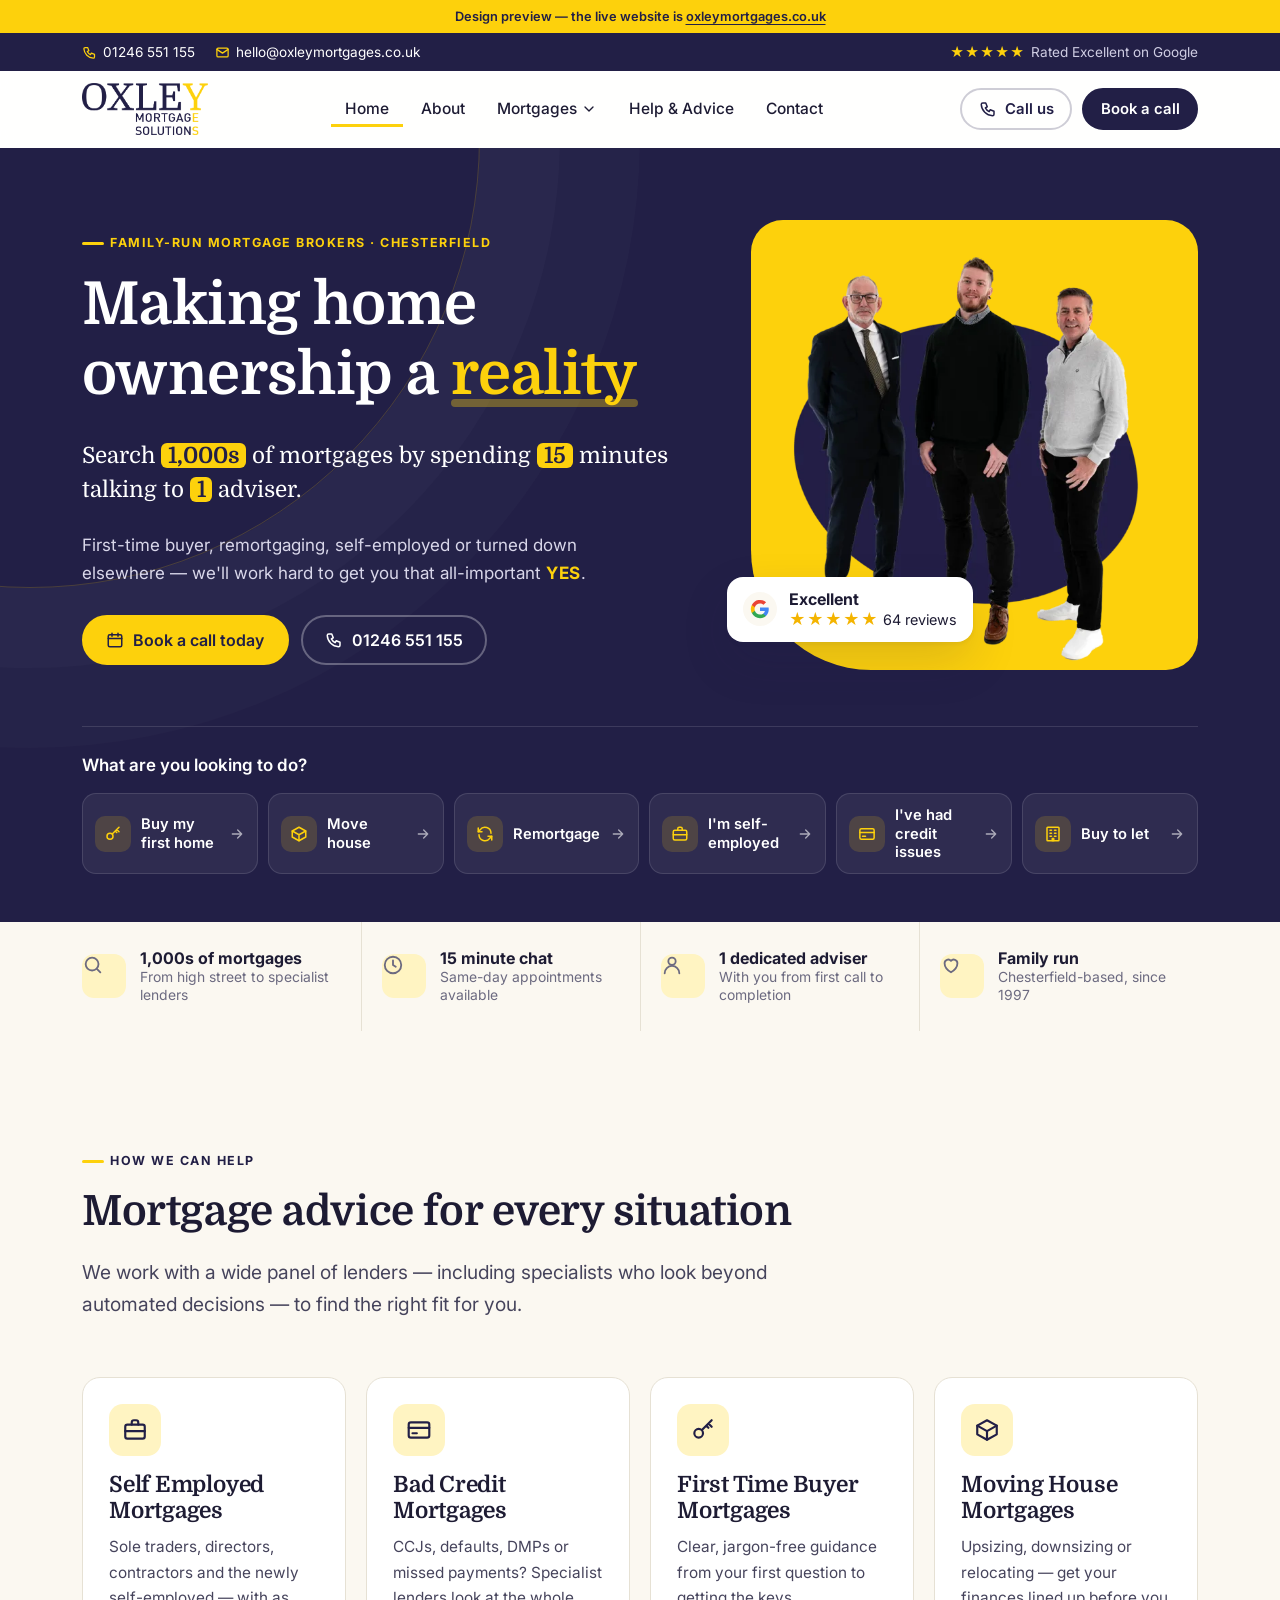
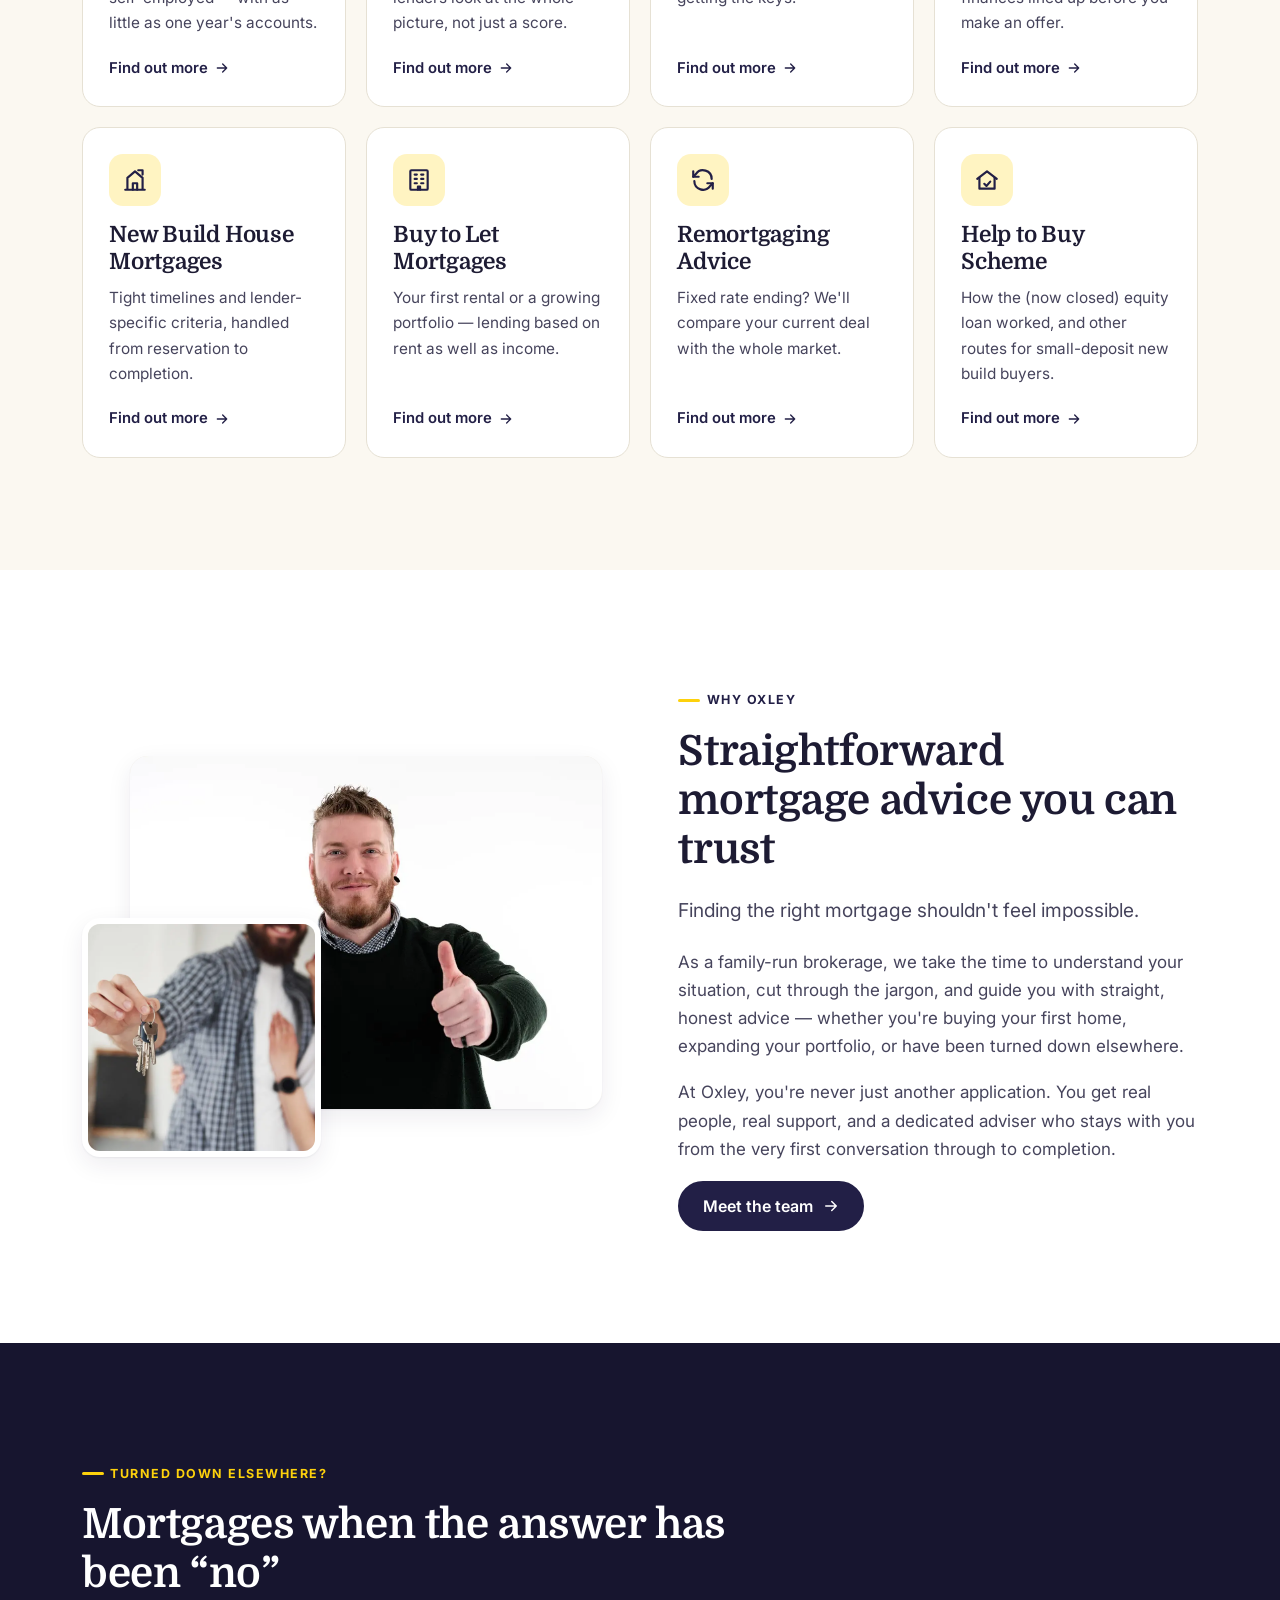
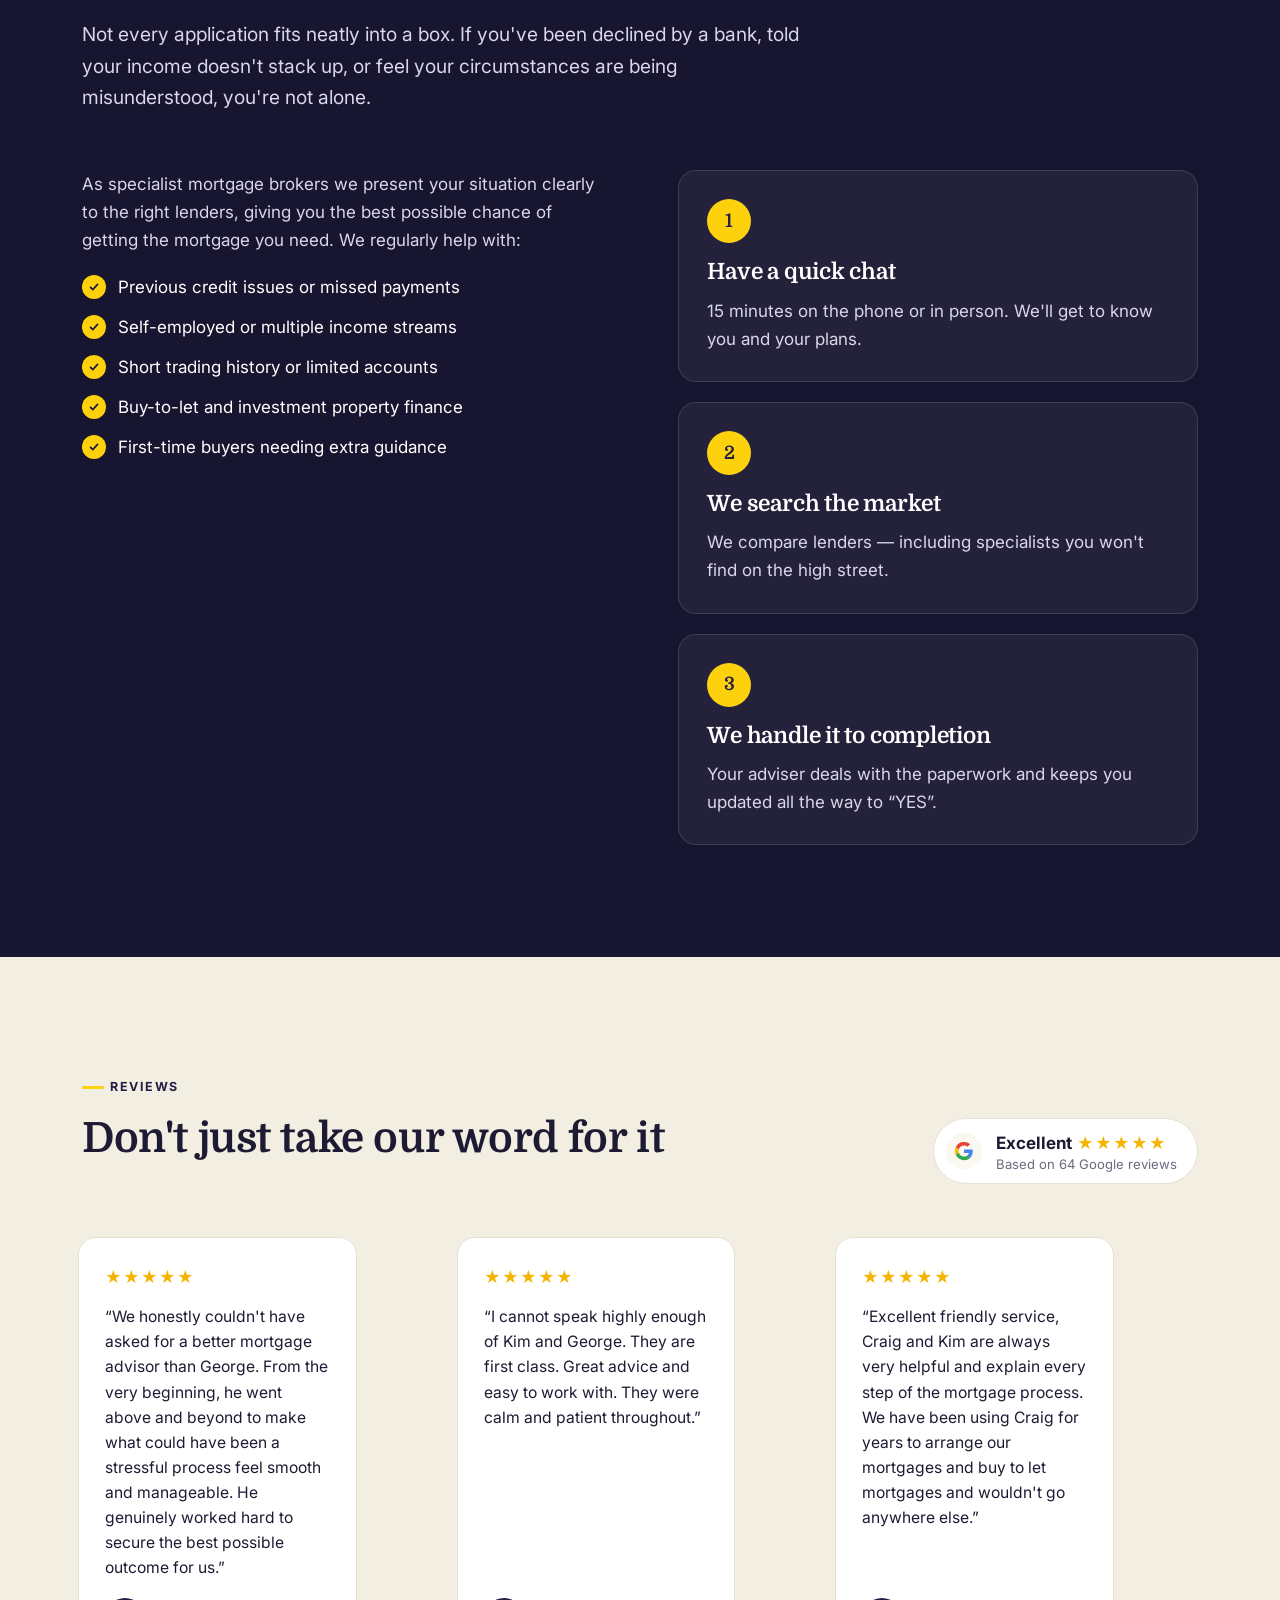
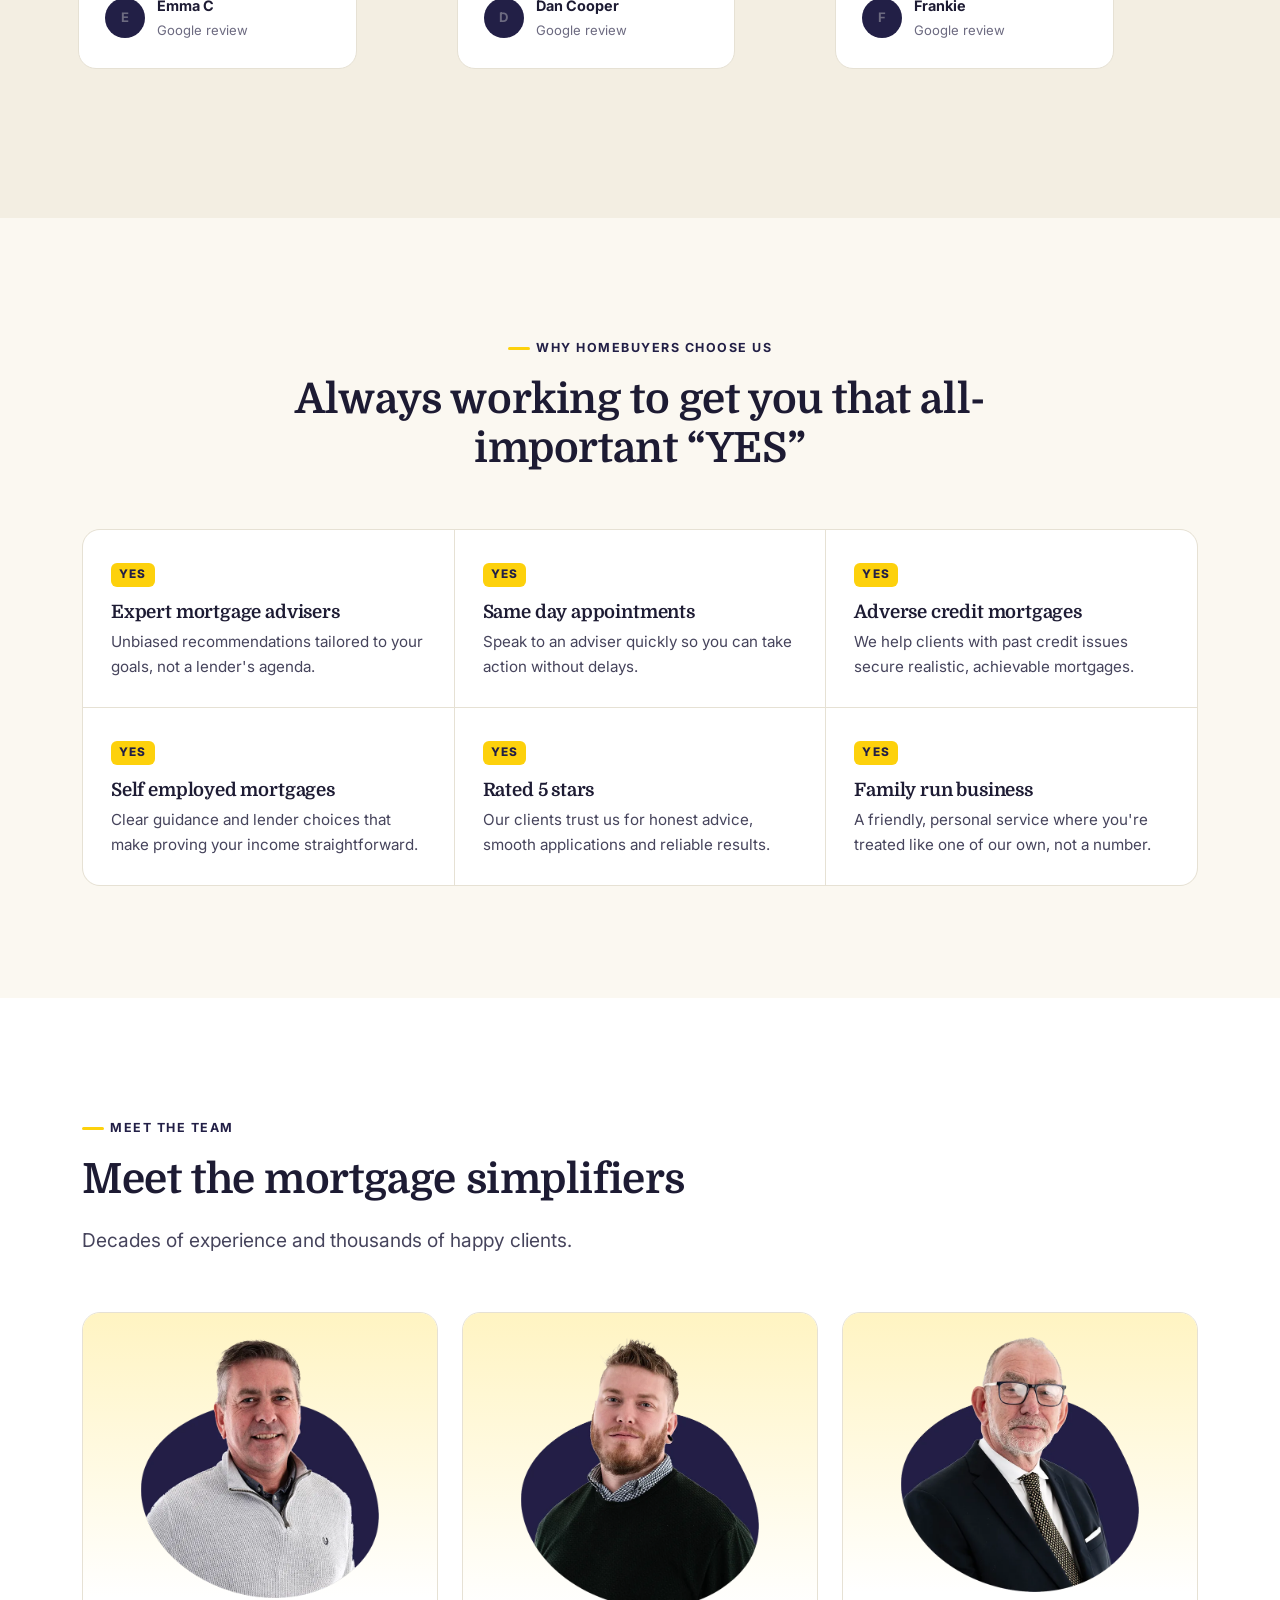
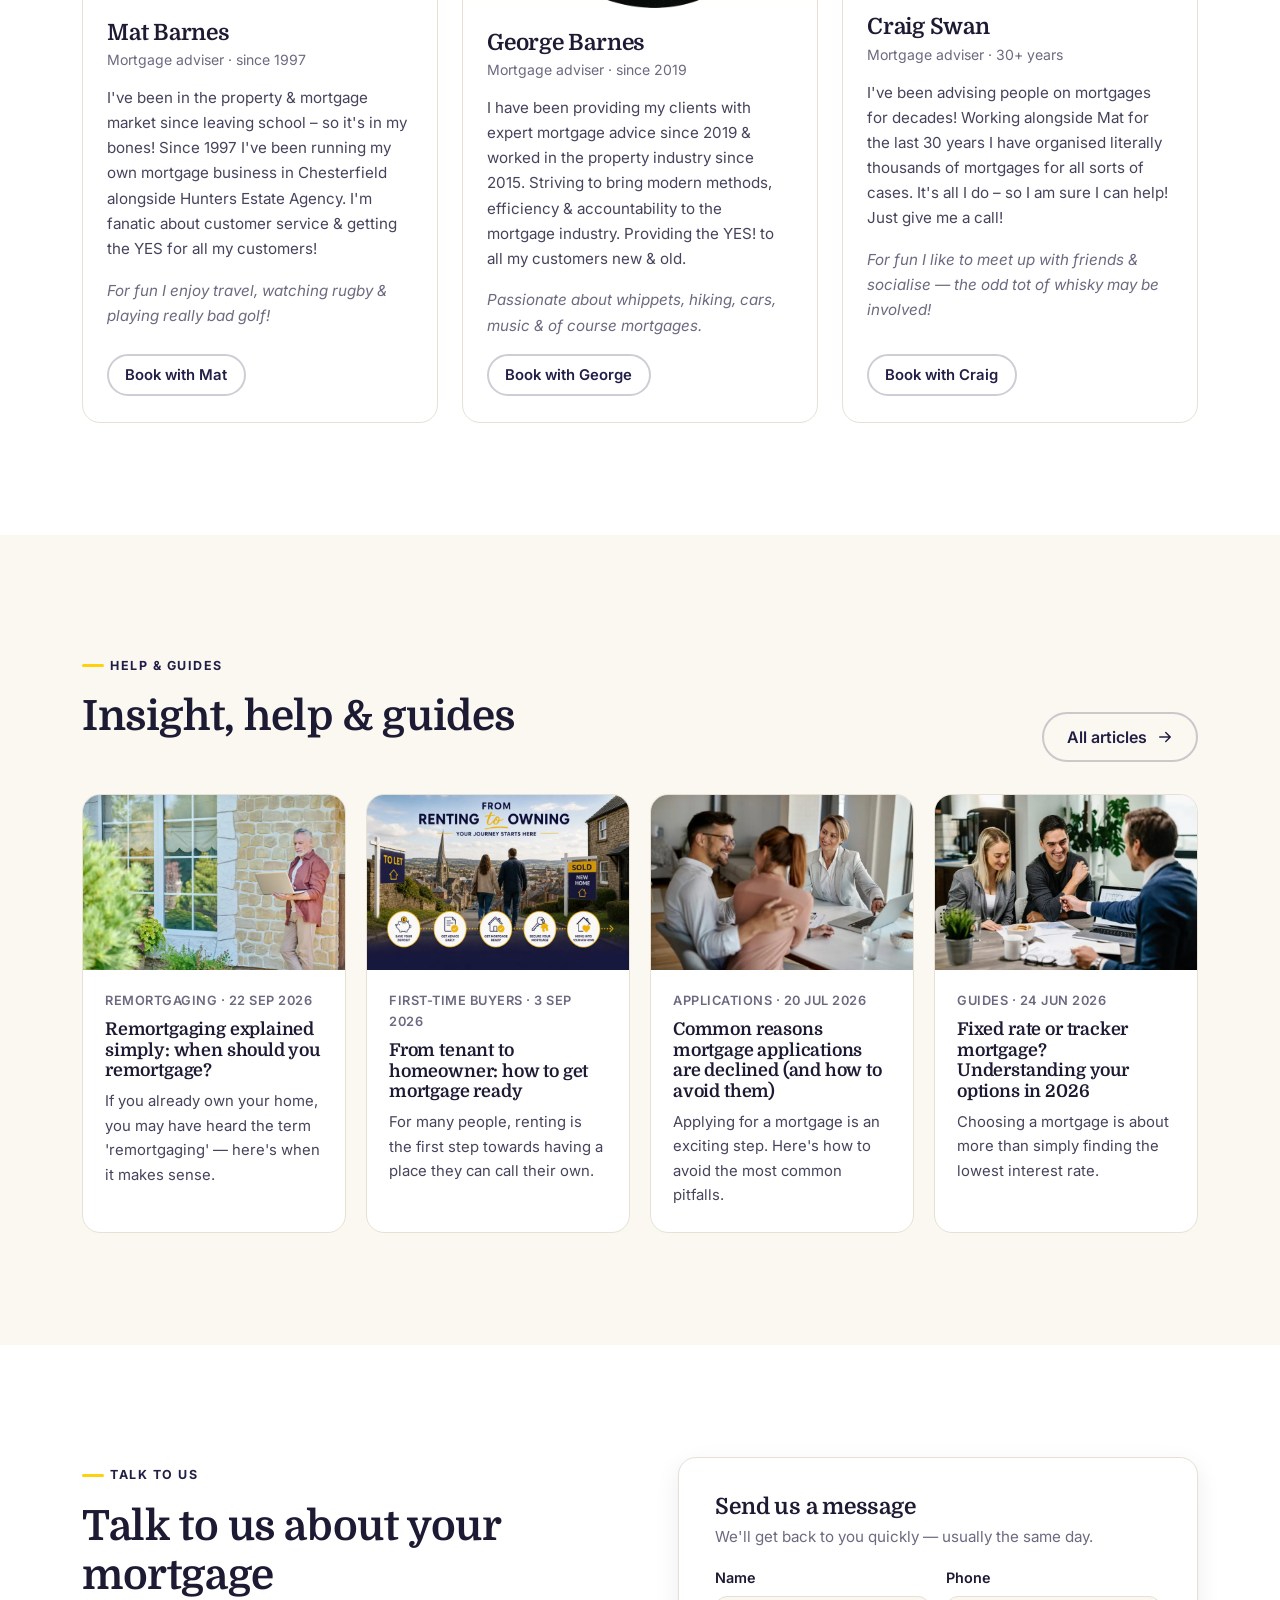
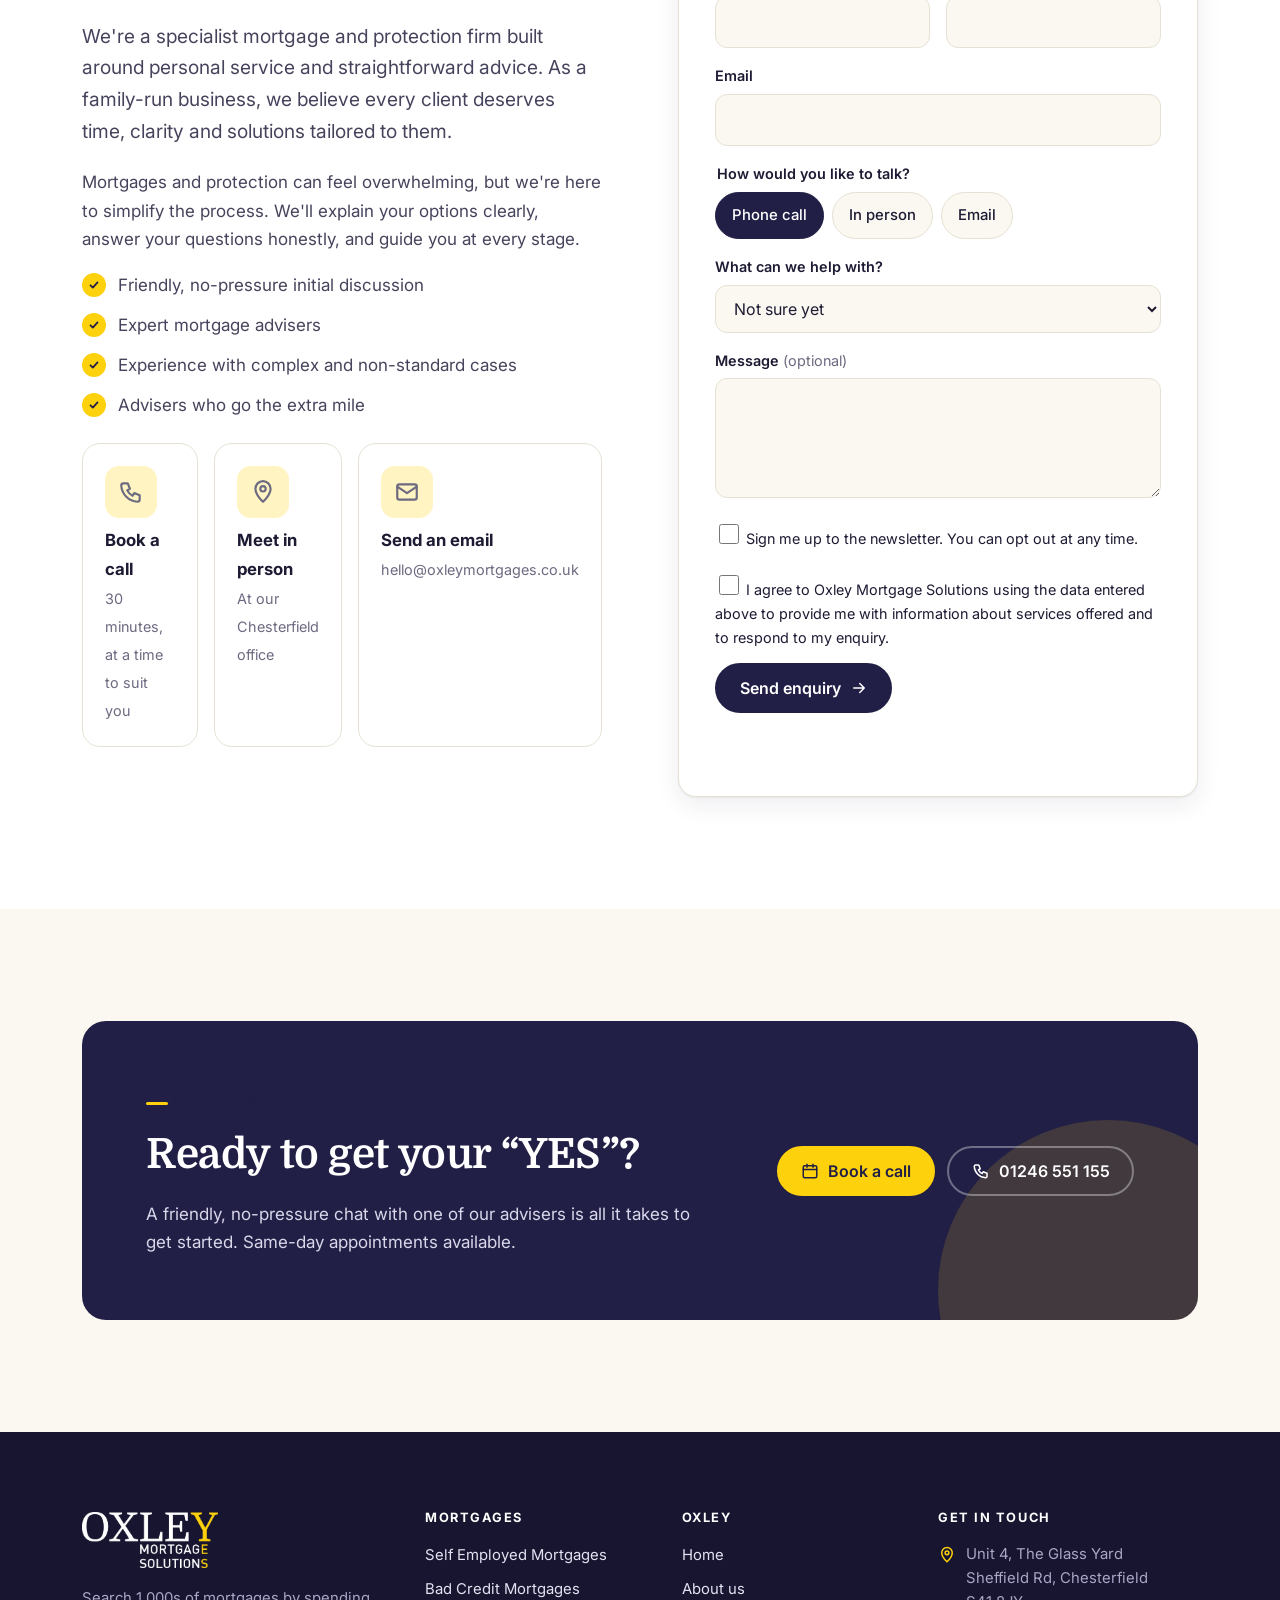
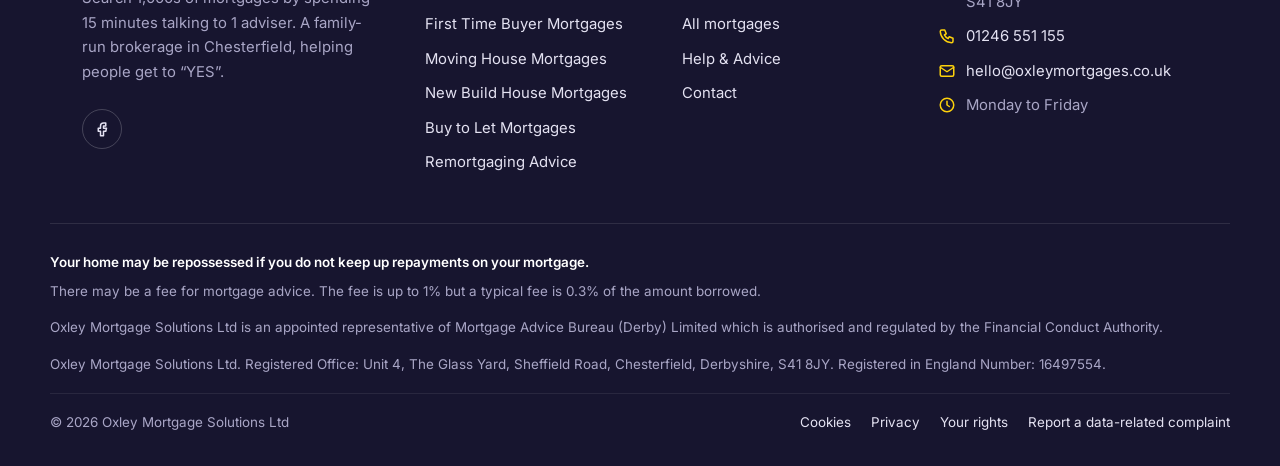
<file: index.html>
<!doctype html>
<html lang="en-GB" class="no-js">
<head>
<meta charset="utf-8">
<meta name="viewport" content="width=device-width, initial-scale=1, viewport-fit=cover">
<title>Oxley Mortgage Solutions | Mortgage Brokers in Chesterfield</title>
<meta name="description" content="Expert mortgage advice for first-time buyers, remortgages, self-employed and bad credit cases. Find the right mortgage for you with Oxley Mortgage Solutions.">
<!-- Design preview only: keep out of search results so the live site's SEO is untouched -->
<meta name="robots" content="noindex, nofollow, noarchive, nosnippet, noimageindex">
<meta name="googlebot" content="noindex, nofollow">
<link rel="canonical" href="https://oxleymortgages.co.uk/">
<meta name="theme-color" content="#221f46">
<link rel="icon" href="assets/img/favicon-32.png" sizes="32x32">
<link rel="apple-touch-icon" href="assets/img/apple-touch-icon.png">
<link rel="preconnect" href="https://fonts.googleapis.com">
<link rel="preconnect" href="https://fonts.gstatic.com" crossorigin>
<link href="https://fonts.googleapis.com/css2?family=Domine:wght@600;700&family=Inter:wght@400;500;600;700;800&display=swap" rel="stylesheet">
<link rel="stylesheet" href="assets/css/site.css">
</head>
<body>
<a class="skip" href="#main">Skip to content</a>
<div class="preview-flag">Design preview — the live website is <a href="https://oxleymortgages.co.uk/">oxleymortgages.co.uk</a></div>
<div class="topbar"><div class="wrap">
  <div class="topbar__left">
    <a class="topbar__item" href="tel:01246551155"><svg class="" viewBox="0 0 24 24" fill="none" stroke="currentColor" stroke-width="2" stroke-linecap="round" stroke-linejoin="round" aria-hidden="true"><path d="M5 4h4l2 5-2.5 1.5a11 11 0 005 5L15 13l5 2v4a2 2 0 01-2 2A16 16 0 013 6a2 2 0 012-2z"/></svg>01246 551 155</a>
    <a class="topbar__item topbar__hide-sm" href="mailto:hello@oxleymortgages.co.uk"><svg class="" viewBox="0 0 24 24" fill="none" stroke="currentColor" stroke-width="2" stroke-linecap="round" stroke-linejoin="round" aria-hidden="true"><rect x="3" y="5" width="18" height="14" rx="2"/><path d="M3 7l9 6 9-6"/></svg>hello@oxleymortgages.co.uk</a>
  </div>
  <div class="topbar__item topbar__hide-sm"><span class="topbar__stars">★★★★★</span> Rated Excellent on Google</div>
</div></div>
<header class="header"><div class="wrap">
  <a class="logo" href="" aria-label="Oxley Mortgage Solutions — home"><img src="assets/img/logo.png" alt="Oxley Mortgage Solutions" width="774" height="319"></a>
  <nav class="nav" aria-label="Main">
    <a class="nav__link" href="" aria-current="page">Home</a>
    <a class="nav__link" href="about-oxley/">About</a>
    <div class="nav__item">
      <button class="nav__toggle" aria-expanded="false" aria-haspopup="true">Mortgages <svg class="" viewBox="0 0 24 24" fill="none" stroke="currentColor" stroke-width="2" stroke-linecap="round" stroke-linejoin="round" aria-hidden="true"><path d="M6 9l6 6 6-6"/></svg></button>
      <div class="nav__menu"><a href="self-employed-mortgages/"><span class="ico"><svg class="" viewBox="0 0 24 24" fill="none" stroke="currentColor" stroke-width="2" stroke-linecap="round" stroke-linejoin="round" aria-hidden="true"><rect x="3" y="7" width="18" height="13" rx="2"/><path d="M9 7V5a2 2 0 012-2h2a2 2 0 012 2v2M3 13h18"/></svg></span>Self Employed Mortgages</a><a href="bad-credit-mortgages/"><span class="ico"><svg class="" viewBox="0 0 24 24" fill="none" stroke="currentColor" stroke-width="2" stroke-linecap="round" stroke-linejoin="round" aria-hidden="true"><rect x="2.5" y="5" width="19" height="14" rx="2"/><path d="M2.5 10h19M6 15h4"/></svg></span>Bad Credit Mortgages</a><a href="first-time-buyer-mortgages/"><span class="ico"><svg class="" viewBox="0 0 24 24" fill="none" stroke="currentColor" stroke-width="2" stroke-linecap="round" stroke-linejoin="round" aria-hidden="true"><circle cx="8" cy="15" r="4"/><path d="M11 12l9-9M17 6l3 3M15 8l2 2"/></svg></span>First Time Buyer Mortgages</a><a href="moving-house-mortgages/"><span class="ico"><svg class="" viewBox="0 0 24 24" fill="none" stroke="currentColor" stroke-width="2" stroke-linecap="round" stroke-linejoin="round" aria-hidden="true"><path d="M3 8l9-5 9 5v8l-9 5-9-5V8z"/><path d="M3 8l9 5 9-5M12 13v8"/></svg></span>Moving House Mortgages</a><a href="new-build-house-mortgages/"><span class="ico"><svg class="" viewBox="0 0 24 24" fill="none" stroke="currentColor" stroke-width="2" stroke-linecap="round" stroke-linejoin="round" aria-hidden="true"><path d="M3 21h18M5 21V10l7-6 7 6v11"/><path d="M10 21v-6h4v6"/><path d="M15 3h4v4"/></svg></span>New Build House Mortgages</a><a href="buy-to-let-mortgages/"><span class="ico"><svg class="" viewBox="0 0 24 24" fill="none" stroke="currentColor" stroke-width="2" stroke-linecap="round" stroke-linejoin="round" aria-hidden="true"><rect x="4" y="3" width="16" height="18" rx="1"/><path d="M8 7h2M14 7h2M8 11h2M14 11h2M8 15h2M14 15h2M11 21v-3h2v3"/></svg></span>Buy to Let Mortgages</a><a href="remortgaging-advice/"><span class="ico"><svg class="" viewBox="0 0 24 24" fill="none" stroke="currentColor" stroke-width="2" stroke-linecap="round" stroke-linejoin="round" aria-hidden="true"><path d="M20 11a8 8 0 00-14.6-4.5L3 9M4 13a8 8 0 0014.6 4.5L21 15"/><path d="M3 4v5h5M21 20v-5h-5"/></svg></span>Remortgaging Advice</a><a href="help-to-buy-scheme/"><span class="ico"><svg class="" viewBox="0 0 24 24" fill="none" stroke="currentColor" stroke-width="2" stroke-linecap="round" stroke-linejoin="round" aria-hidden="true"><path d="M3 11l9-7 9 7"/><path d="M5 10v10h14V10"/><path d="M9.5 15.5l2 2 3.5-4"/></svg></span>Help to Buy Scheme</a><div class="nav__menu-all"><a href="mortgages/">View all mortgage options <svg class="" viewBox="0 0 24 24" fill="none" stroke="currentColor" stroke-width="2" stroke-linecap="round" stroke-linejoin="round" aria-hidden="true"><path d="M5 12h14M13 6l6 6-6 6"/></svg></a></div></div>
    </div>
    <a class="nav__link" href="help-advice/">Help &amp; Advice</a>
    <a class="nav__link" href="contact-oxley-mortgages/">Contact</a>
  </nav>
  <div class="header__actions">
    <a class="btn btn--ghost btn--sm" href="tel:01246551155"><svg class="" viewBox="0 0 24 24" fill="none" stroke="currentColor" stroke-width="2" stroke-linecap="round" stroke-linejoin="round" aria-hidden="true"><path d="M5 4h4l2 5-2.5 1.5a11 11 0 005 5L15 13l5 2v4a2 2 0 01-2 2A16 16 0 013 6a2 2 0 012-2z"/></svg>Call us</a>
    <a class="btn btn--sm" href="https://calendly.com/george-oxleymortgages/30min" target="_blank" rel="noopener">Book a call</a>
    <button class="burger" data-drawer-open aria-controls="drawer" aria-expanded="false" aria-label="Open menu"><svg class="" viewBox="0 0 24 24" fill="none" stroke="currentColor" stroke-width="2" stroke-linecap="round" stroke-linejoin="round" aria-hidden="true"><path d="M4 7h16M4 12h16M4 17h16"/></svg></button>
  </div>
</div></header>
<div class="drawer" id="drawer" aria-hidden="true">
  <div class="drawer__scrim" data-drawer-close></div>
  <div class="drawer__panel" role="dialog" aria-modal="true" aria-label="Menu">
    <div class="drawer__head"><img src="assets/img/logo.png" alt="Oxley Mortgage Solutions"><button class="burger" style="display:inline-flex" data-drawer-close aria-label="Close menu"><svg class="" viewBox="0 0 24 24" fill="none" stroke="currentColor" stroke-width="2" stroke-linecap="round" stroke-linejoin="round" aria-hidden="true"><path d="M6 6l12 12M18 6L6 18"/></svg></button></div>
    <nav aria-label="Mobile">
      <a href="">Home</a>
      <a href="about-oxley/">About Oxley</a>
      <details><summary>Mortgages <svg class="" viewBox="0 0 24 24" fill="none" stroke="currentColor" stroke-width="2" stroke-linecap="round" stroke-linejoin="round" aria-hidden="true"><path d="M6 9l6 6 6-6"/></svg></summary><div><a href="self-employed-mortgages/">Self Employed Mortgages</a><a href="bad-credit-mortgages/">Bad Credit Mortgages</a><a href="first-time-buyer-mortgages/">First Time Buyer Mortgages</a><a href="moving-house-mortgages/">Moving House Mortgages</a><a href="new-build-house-mortgages/">New Build House Mortgages</a><a href="buy-to-let-mortgages/">Buy to Let Mortgages</a><a href="remortgaging-advice/">Remortgaging Advice</a><a href="help-to-buy-scheme/">Help to Buy Scheme</a><a href="mortgages/"><strong>All mortgage options</strong></a></div></details>
      <a href="help-advice/">Help &amp; Advice</a>
      <a href="contact-oxley-mortgages/">Contact</a>
    </nav>
    <div class="drawer__foot">
      <a class="btn" href="https://calendly.com/george-oxleymortgages/30min" target="_blank" rel="noopener"><svg class="" viewBox="0 0 24 24" fill="none" stroke="currentColor" stroke-width="2" stroke-linecap="round" stroke-linejoin="round" aria-hidden="true"><rect x="3" y="5" width="18" height="16" rx="2"/><path d="M3 10h18M8 3v4M16 3v4"/></svg>Book a call</a>
      <a class="btn btn--yellow" href="tel:01246551155"><svg class="" viewBox="0 0 24 24" fill="none" stroke="currentColor" stroke-width="2" stroke-linecap="round" stroke-linejoin="round" aria-hidden="true"><path d="M5 4h4l2 5-2.5 1.5a11 11 0 005 5L15 13l5 2v4a2 2 0 01-2 2A16 16 0 013 6a2 2 0 012-2z"/></svg>01246 551 155</a>
      <p>Same-day appointments, Monday to Friday</p>
    </div>
  </div>
</div>
<main id="main">
<section class="hero2"><div class="wrap">
  <div class="hero2__grid">
    <div class="hero2__copy">
      <span class="eyebrow">Family-run mortgage brokers · Chesterfield</span>
      <h1>Making home ownership a <span class="u">reality</span></h1>
      <p class="hero2__sub">Search <b>1,000s</b> of mortgages by spending <b>15</b> minutes talking to <b>1</b> adviser.</p>
      <p>First-time buyer, remortgaging, self-employed or turned down elsewhere — we'll work hard to get you that all-important <strong class="yes-word">YES</strong>.</p>
      <div class="btn-row"><a class="btn btn--yellow" href="https://calendly.com/george-oxleymortgages/30min" target="_blank" rel="noopener"><svg class="" viewBox="0 0 24 24" fill="none" stroke="currentColor" stroke-width="2" stroke-linecap="round" stroke-linejoin="round" aria-hidden="true"><rect x="3" y="5" width="18" height="16" rx="2"/><path d="M3 10h18M8 3v4M16 3v4"/></svg>Book a call today</a><a class="btn btn--ghost" href="tel:01246551155"><svg class="" viewBox="0 0 24 24" fill="none" stroke="currentColor" stroke-width="2" stroke-linecap="round" stroke-linejoin="round" aria-hidden="true"><path d="M5 4h4l2 5-2.5 1.5a11 11 0 005 5L15 13l5 2v4a2 2 0 01-2 2A16 16 0 013 6a2 2 0 012-2z"/></svg>01246 551 155</a></div>
    </div>
    <div class="hero2__panel">
      <img src="assets/img/team.webp" alt="Mat, George and Craig — the Oxley mortgage team" width="600" height="622" fetchpriority="high">
      <div class="hero__badge"><span class="rating__g" style="width:34px;height:34px;display:grid;place-items:center"><svg viewBox="0 0 24 24" aria-hidden="true"><path fill="#4285F4" d="M22.5 12.3c0-.8-.1-1.5-.2-2.2H12v4.2h5.9a5 5 0 01-2.2 3.3v2.7h3.5c2.1-1.9 3.3-4.7 3.3-8z"/><path fill="#34A853" d="M12 23c3 0 5.4-1 7.2-2.7l-3.5-2.7c-1 .7-2.2 1-3.7 1-2.9 0-5.3-1.9-6.2-4.5H2.2v2.8A11 11 0 0012 23z"/><path fill="#FBBC05" d="M5.8 14.1a6.6 6.6 0 010-4.2V7.1H2.2a11 11 0 000 9.8l3.6-2.8z"/><path fill="#EA4335" d="M12 5.4c1.6 0 3 .6 4.2 1.6l3.1-3.1A11 11 0 002.2 7.1l3.6 2.8C6.7 7.3 9.1 5.4 12 5.4z"/></svg></span><div><strong>Excellent</strong><span class="stars">★★★★★</span> 64 reviews</div></div>
    </div>
  </div>
  <div class="quick">
    <p class="quick__label">What are you looking to do?</p>
    <div class="quick__opts"><a class="quick__opt" href="first-time-buyer-mortgages/"><span class="ico"><svg class="" viewBox="0 0 24 24" fill="none" stroke="currentColor" stroke-width="2" stroke-linecap="round" stroke-linejoin="round" aria-hidden="true"><circle cx="8" cy="15" r="4"/><path d="M11 12l9-9M17 6l3 3M15 8l2 2"/></svg></span>Buy my first home<svg class="quick__arr" viewBox="0 0 24 24" fill="none" stroke="currentColor" stroke-width="2" stroke-linecap="round" stroke-linejoin="round" aria-hidden="true"><path d="M5 12h14M13 6l6 6-6 6"/></svg></a><a class="quick__opt" href="moving-house-mortgages/"><span class="ico"><svg class="" viewBox="0 0 24 24" fill="none" stroke="currentColor" stroke-width="2" stroke-linecap="round" stroke-linejoin="round" aria-hidden="true"><path d="M3 8l9-5 9 5v8l-9 5-9-5V8z"/><path d="M3 8l9 5 9-5M12 13v8"/></svg></span>Move house<svg class="quick__arr" viewBox="0 0 24 24" fill="none" stroke="currentColor" stroke-width="2" stroke-linecap="round" stroke-linejoin="round" aria-hidden="true"><path d="M5 12h14M13 6l6 6-6 6"/></svg></a><a class="quick__opt" href="remortgaging-advice/"><span class="ico"><svg class="" viewBox="0 0 24 24" fill="none" stroke="currentColor" stroke-width="2" stroke-linecap="round" stroke-linejoin="round" aria-hidden="true"><path d="M20 11a8 8 0 00-14.6-4.5L3 9M4 13a8 8 0 0014.6 4.5L21 15"/><path d="M3 4v5h5M21 20v-5h-5"/></svg></span>Remortgage<svg class="quick__arr" viewBox="0 0 24 24" fill="none" stroke="currentColor" stroke-width="2" stroke-linecap="round" stroke-linejoin="round" aria-hidden="true"><path d="M5 12h14M13 6l6 6-6 6"/></svg></a><a class="quick__opt" href="self-employed-mortgages/"><span class="ico"><svg class="" viewBox="0 0 24 24" fill="none" stroke="currentColor" stroke-width="2" stroke-linecap="round" stroke-linejoin="round" aria-hidden="true"><rect x="3" y="7" width="18" height="13" rx="2"/><path d="M9 7V5a2 2 0 012-2h2a2 2 0 012 2v2M3 13h18"/></svg></span>I'm self-employed<svg class="quick__arr" viewBox="0 0 24 24" fill="none" stroke="currentColor" stroke-width="2" stroke-linecap="round" stroke-linejoin="round" aria-hidden="true"><path d="M5 12h14M13 6l6 6-6 6"/></svg></a><a class="quick__opt" href="bad-credit-mortgages/"><span class="ico"><svg class="" viewBox="0 0 24 24" fill="none" stroke="currentColor" stroke-width="2" stroke-linecap="round" stroke-linejoin="round" aria-hidden="true"><rect x="2.5" y="5" width="19" height="14" rx="2"/><path d="M2.5 10h19M6 15h4"/></svg></span>I've had credit issues<svg class="quick__arr" viewBox="0 0 24 24" fill="none" stroke="currentColor" stroke-width="2" stroke-linecap="round" stroke-linejoin="round" aria-hidden="true"><path d="M5 12h14M13 6l6 6-6 6"/></svg></a><a class="quick__opt" href="buy-to-let-mortgages/"><span class="ico"><svg class="" viewBox="0 0 24 24" fill="none" stroke="currentColor" stroke-width="2" stroke-linecap="round" stroke-linejoin="round" aria-hidden="true"><rect x="4" y="3" width="16" height="18" rx="1"/><path d="M8 7h2M14 7h2M8 11h2M14 11h2M8 15h2M14 15h2M11 21v-3h2v3"/></svg></span>Buy to let<svg class="quick__arr" viewBox="0 0 24 24" fill="none" stroke="currentColor" stroke-width="2" stroke-linecap="round" stroke-linejoin="round" aria-hidden="true"><path d="M5 12h14M13 6l6 6-6 6"/></svg></a></div>
  </div>
</div></section>
<section class="stats" aria-label="At a glance"><div class="wrap"><div class="stat"><span class="ico"><svg class="" viewBox="0 0 24 24" fill="none" stroke="currentColor" stroke-width="2" stroke-linecap="round" stroke-linejoin="round" aria-hidden="true"><circle cx="11" cy="11" r="7"/><path d="M20 20l-3.5-3.5"/></svg></span><div><strong>1,000s of mortgages</strong><span>From high street to specialist lenders</span></div></div><div class="stat"><span class="ico"><svg class="" viewBox="0 0 24 24" fill="none" stroke="currentColor" stroke-width="2" stroke-linecap="round" stroke-linejoin="round" aria-hidden="true"><circle cx="12" cy="12" r="9"/><path d="M12 7v5l3 2"/></svg></span><div><strong>15 minute chat</strong><span>Same-day appointments available</span></div></div><div class="stat"><span class="ico"><svg class="" viewBox="0 0 24 24" fill="none" stroke="currentColor" stroke-width="2" stroke-linecap="round" stroke-linejoin="round" aria-hidden="true"><circle cx="12" cy="8" r="4"/><path d="M4 21a8 8 0 0116 0"/></svg></span><div><strong>1 dedicated adviser</strong><span>With you from first call to completion</span></div></div><div class="stat"><span class="ico"><svg class="" viewBox="0 0 24 24" fill="none" stroke="currentColor" stroke-width="2" stroke-linecap="round" stroke-linejoin="round" aria-hidden="true"><path d="M12 20s-7-4.4-7-10a4 4 0 017-2.6A4 4 0 0119 10c0 5.6-7 10-7 10z"/></svg></span><div><strong>Family run</strong><span>Chesterfield-based, since 1997</span></div></div></div></section>

<section class="section"><div class="wrap">
  <div class="section-head"><span class="eyebrow">How we can help</span><h2>Mortgage advice for every situation</h2>
  <p class="lede">We work with a wide panel of lenders — including specialists who look beyond automated decisions — to find the right fit for you.</p></div>
  <div class="grid grid--4"><a class="card reveal" href="self-employed-mortgages/"><span class="ico"><svg class="" viewBox="0 0 24 24" fill="none" stroke="currentColor" stroke-width="2" stroke-linecap="round" stroke-linejoin="round" aria-hidden="true"><rect x="3" y="7" width="18" height="13" rx="2"/><path d="M9 7V5a2 2 0 012-2h2a2 2 0 012 2v2M3 13h18"/></svg></span><h3>Self Employed Mortgages</h3><p>Sole traders, directors, contractors and the newly self-employed — with as little as one year's accounts.</p><span class="card__more">Find out more <svg class="" viewBox="0 0 24 24" fill="none" stroke="currentColor" stroke-width="2" stroke-linecap="round" stroke-linejoin="round" aria-hidden="true"><path d="M5 12h14M13 6l6 6-6 6"/></svg></span></a><a class="card reveal" href="bad-credit-mortgages/"><span class="ico"><svg class="" viewBox="0 0 24 24" fill="none" stroke="currentColor" stroke-width="2" stroke-linecap="round" stroke-linejoin="round" aria-hidden="true"><rect x="2.5" y="5" width="19" height="14" rx="2"/><path d="M2.5 10h19M6 15h4"/></svg></span><h3>Bad Credit Mortgages</h3><p>CCJs, defaults, DMPs or missed payments? Specialist lenders look at the whole picture, not just a score.</p><span class="card__more">Find out more <svg class="" viewBox="0 0 24 24" fill="none" stroke="currentColor" stroke-width="2" stroke-linecap="round" stroke-linejoin="round" aria-hidden="true"><path d="M5 12h14M13 6l6 6-6 6"/></svg></span></a><a class="card reveal" href="first-time-buyer-mortgages/"><span class="ico"><svg class="" viewBox="0 0 24 24" fill="none" stroke="currentColor" stroke-width="2" stroke-linecap="round" stroke-linejoin="round" aria-hidden="true"><circle cx="8" cy="15" r="4"/><path d="M11 12l9-9M17 6l3 3M15 8l2 2"/></svg></span><h3>First Time Buyer Mortgages</h3><p>Clear, jargon-free guidance from your first question to getting the keys.</p><span class="card__more">Find out more <svg class="" viewBox="0 0 24 24" fill="none" stroke="currentColor" stroke-width="2" stroke-linecap="round" stroke-linejoin="round" aria-hidden="true"><path d="M5 12h14M13 6l6 6-6 6"/></svg></span></a><a class="card reveal" href="moving-house-mortgages/"><span class="ico"><svg class="" viewBox="0 0 24 24" fill="none" stroke="currentColor" stroke-width="2" stroke-linecap="round" stroke-linejoin="round" aria-hidden="true"><path d="M3 8l9-5 9 5v8l-9 5-9-5V8z"/><path d="M3 8l9 5 9-5M12 13v8"/></svg></span><h3>Moving House Mortgages</h3><p>Upsizing, downsizing or relocating — get your finances lined up before you make an offer.</p><span class="card__more">Find out more <svg class="" viewBox="0 0 24 24" fill="none" stroke="currentColor" stroke-width="2" stroke-linecap="round" stroke-linejoin="round" aria-hidden="true"><path d="M5 12h14M13 6l6 6-6 6"/></svg></span></a><a class="card reveal" href="new-build-house-mortgages/"><span class="ico"><svg class="" viewBox="0 0 24 24" fill="none" stroke="currentColor" stroke-width="2" stroke-linecap="round" stroke-linejoin="round" aria-hidden="true"><path d="M3 21h18M5 21V10l7-6 7 6v11"/><path d="M10 21v-6h4v6"/><path d="M15 3h4v4"/></svg></span><h3>New Build House Mortgages</h3><p>Tight timelines and lender-specific criteria, handled from reservation to completion.</p><span class="card__more">Find out more <svg class="" viewBox="0 0 24 24" fill="none" stroke="currentColor" stroke-width="2" stroke-linecap="round" stroke-linejoin="round" aria-hidden="true"><path d="M5 12h14M13 6l6 6-6 6"/></svg></span></a><a class="card reveal" href="buy-to-let-mortgages/"><span class="ico"><svg class="" viewBox="0 0 24 24" fill="none" stroke="currentColor" stroke-width="2" stroke-linecap="round" stroke-linejoin="round" aria-hidden="true"><rect x="4" y="3" width="16" height="18" rx="1"/><path d="M8 7h2M14 7h2M8 11h2M14 11h2M8 15h2M14 15h2M11 21v-3h2v3"/></svg></span><h3>Buy to Let Mortgages</h3><p>Your first rental or a growing portfolio — lending based on rent as well as income.</p><span class="card__more">Find out more <svg class="" viewBox="0 0 24 24" fill="none" stroke="currentColor" stroke-width="2" stroke-linecap="round" stroke-linejoin="round" aria-hidden="true"><path d="M5 12h14M13 6l6 6-6 6"/></svg></span></a><a class="card reveal" href="remortgaging-advice/"><span class="ico"><svg class="" viewBox="0 0 24 24" fill="none" stroke="currentColor" stroke-width="2" stroke-linecap="round" stroke-linejoin="round" aria-hidden="true"><path d="M20 11a8 8 0 00-14.6-4.5L3 9M4 13a8 8 0 0014.6 4.5L21 15"/><path d="M3 4v5h5M21 20v-5h-5"/></svg></span><h3>Remortgaging Advice</h3><p>Fixed rate ending? We'll compare your current deal with the whole market.</p><span class="card__more">Find out more <svg class="" viewBox="0 0 24 24" fill="none" stroke="currentColor" stroke-width="2" stroke-linecap="round" stroke-linejoin="round" aria-hidden="true"><path d="M5 12h14M13 6l6 6-6 6"/></svg></span></a><a class="card reveal" href="help-to-buy-scheme/"><span class="ico"><svg class="" viewBox="0 0 24 24" fill="none" stroke="currentColor" stroke-width="2" stroke-linecap="round" stroke-linejoin="round" aria-hidden="true"><path d="M3 11l9-7 9 7"/><path d="M5 10v10h14V10"/><path d="M9.5 15.5l2 2 3.5-4"/></svg></span><h3>Help to Buy Scheme</h3><p>How the (now closed) equity loan worked, and other routes for small-deposit new build buyers.</p><span class="card__more">Find out more <svg class="" viewBox="0 0 24 24" fill="none" stroke="currentColor" stroke-width="2" stroke-linecap="round" stroke-linejoin="round" aria-hidden="true"><path d="M5 12h14M13 6l6 6-6 6"/></svg></span></a></div>
</div></section>

<section class="section section--white"><div class="wrap split">
  <div class="photo-stack reveal"><div class="photo"><img src="assets/img/office-2.webp" alt="George giving a thumbs up" loading="lazy"></div><div class="photo photo--float"><img src="assets/img/couple-home.webp" alt="Happy couple in their new home" loading="lazy"></div></div>
  <div class="reveal"><span class="eyebrow">Why Oxley</span><h2>Straightforward mortgage advice you can trust</h2>
  <p class="lede">Finding the right mortgage shouldn't feel impossible.</p>
  <p>As a family-run brokerage, we take the time to understand your situation, cut through the jargon, and guide you with straight, honest advice — whether you're buying your first home, expanding your portfolio, or have been turned down elsewhere.</p>
  <p>At Oxley, you're never just another application. You get real people, real support, and a dedicated adviser who stays with you from the very first conversation through to completion.</p>
  <div class="btn-row"><a class="btn" href="about-oxley/">Meet the team <svg class="" viewBox="0 0 24 24" fill="none" stroke="currentColor" stroke-width="2" stroke-linecap="round" stroke-linejoin="round" aria-hidden="true"><path d="M5 12h14M13 6l6 6-6 6"/></svg></a></div></div>
</div></section>

<section class="section section--navy"><div class="wrap">
  <div class="section-head"><span class="eyebrow">Turned down elsewhere?</span><h2>Mortgages when the answer has been “no”</h2>
  <p class="lede" style="color:#d9d7ea">Not every application fits neatly into a box. If you've been declined by a bank, told your income doesn't stack up, or feel your circumstances are being misunderstood, you're not alone.</p></div>
  <div class="split split--top">
    <div><p>As specialist mortgage brokers we present your situation clearly to the right lenders, giving you the best possible chance of getting the mortgage you need. We regularly help with:</p>
    <ul class="checks"><li>Previous credit issues or missed payments</li><li>Self-employed or multiple income streams</li><li>Short trading history or limited accounts</li><li>Buy-to-let and investment property finance</li><li>First-time buyers needing extra guidance</li></ul></div>
    <div><div class="steps" style="grid-template-columns:1fr">
      <div class="step"><h3>Have a quick chat</h3><p>15 minutes on the phone or in person. We'll get to know you and your plans.</p></div>
      <div class="step"><h3>We search the market</h3><p>We compare lenders — including specialists you won't find on the high street.</p></div>
      <div class="step"><h3>We handle it to completion</h3><p>Your adviser deals with the paperwork and keeps you updated all the way to “YES”.</p></div>
    </div></div>
  </div>
</div></section>

<section class="section section--sand" id="reviews"><div class="wrap">
<div class="reviews-head"><div><span class="eyebrow">Reviews</span><h2>Don't just take our word for it</h2></div>
<div class="rating"><span class="rating__g"><svg viewBox="0 0 24 24" aria-hidden="true"><path fill="#4285F4" d="M22.5 12.3c0-.8-.1-1.5-.2-2.2H12v4.2h5.9a5 5 0 01-2.2 3.3v2.7h3.5c2.1-1.9 3.3-4.7 3.3-8z"/><path fill="#34A853" d="M12 23c3 0 5.4-1 7.2-2.7l-3.5-2.7c-1 .7-2.2 1-3.7 1-2.9 0-5.3-1.9-6.2-4.5H2.2v2.8A11 11 0 0012 23z"/><path fill="#FBBC05" d="M5.8 14.1a6.6 6.6 0 010-4.2V7.1H2.2a11 11 0 000 9.8l3.6-2.8z"/><path fill="#EA4335" d="M12 5.4c1.6 0 3 .6 4.2 1.6l3.1-3.1A11 11 0 002.2 7.1l3.6 2.8C6.7 7.3 9.1 5.4 12 5.4z"/></svg></span><div><strong>Excellent</strong> <span class="stars">★★★★★</span><small>Based on 64 Google reviews</small></div></div></div>
<div class="reviews" tabindex="0" aria-label="Customer reviews"><figure class="review"><div class="stars" aria-label="5 out of 5 stars">★★★★★</div><blockquote>“We honestly couldn&#x27;t have asked for a better mortgage advisor than George. From the very beginning, he went above and beyond to make what could have been a stressful process feel smooth and manageable. He genuinely worked hard to secure the best possible outcome for us.”</blockquote>
<footer><span class="review__avatar">E</span><div><strong>Emma C</strong><span>Google review</span></div></footer></figure><figure class="review"><div class="stars" aria-label="5 out of 5 stars">★★★★★</div><blockquote>“I cannot speak highly enough of Kim and George. They are first class. Great advice and easy to work with. They were calm and patient throughout.”</blockquote>
<footer><span class="review__avatar">D</span><div><strong>Dan Cooper</strong><span>Google review</span></div></footer></figure><figure class="review"><div class="stars" aria-label="5 out of 5 stars">★★★★★</div><blockquote>“Excellent friendly service, Craig and Kim are always very helpful and explain every step of the mortgage process. We have been using Craig for years to arrange our mortgages and buy to let mortgages and wouldn&#x27;t go anywhere else.”</blockquote>
<footer><span class="review__avatar">F</span><div><strong>Frankie</strong><span>Google review</span></div></footer></figure><figure class="review"><div class="stars" aria-label="5 out of 5 stars">★★★★★</div><blockquote>“George is absolutely fantastic! Very fast and efficient! Booked an appointment with him on the same day of looking for someone, and a later appointment in the day which was perfect for me, and not what everyone offers!”</blockquote>
<footer><span class="review__avatar">J</span><div><strong>Jessica Woodcroft</strong><span>Google review</span></div></footer></figure><figure class="review"><div class="stars" aria-label="5 out of 5 stars">★★★★★</div><blockquote>“George and Kim have both been amazing to work with. They have made a stressful and complicated process very straightforward and easy. I really don&#x27;t like filling in forms or getting quotes, and they just took care of it all.”</blockquote>
<footer><span class="review__avatar">A</span><div><strong>Anne Crane</strong><span>Google review</span></div></footer></figure><figure class="review"><div class="stars" aria-label="5 out of 5 stars">★★★★★</div><blockquote>“Would recommend. A massive thank you to George B in particular, he helped us massively as first time buyers, we are very grateful!”</blockquote>
<footer><span class="review__avatar">E</span><div><strong>Ed Green</strong><span>Google review</span></div></footer></figure><figure class="review"><div class="stars" aria-label="5 out of 5 stars">★★★★★</div><blockquote>“George was fantastic! From the moment I reached out, to the final email saying congratulations on completing, he was fab from start to finish! His knowledge is unmatched. Highly highly recommended!! 10/10!”</blockquote>
<footer><span class="review__avatar">E</span><div><strong>Emily May</strong><span>Google review</span></div></footer></figure><figure class="review"><div class="stars" aria-label="5 out of 5 stars">★★★★★</div><blockquote>“Very helpful and gave advice around aspects I hadn&#x27;t considered. Flexible with appointments. Worthwhile.”</blockquote>
<footer><span class="review__avatar">L</span><div><strong>Lynne Bird</strong><span>Google review</span></div></footer></figure></div></div></section>


<section class="section"><div class="wrap">
  <div class="section-head section-head--center"><span class="eyebrow">Why homebuyers choose us</span><h2>Always working to get you that all-important “YES”</h2></div>
  <div class="yes-grid reveal"><div class="yes"><span class="yes__tag">YES</span><h3>Expert mortgage advisers</h3><p>Unbiased recommendations tailored to your goals, not a lender's agenda.</p></div><div class="yes"><span class="yes__tag">YES</span><h3>Same day appointments</h3><p>Speak to an adviser quickly so you can take action without delays.</p></div><div class="yes"><span class="yes__tag">YES</span><h3>Adverse credit mortgages</h3><p>We help clients with past credit issues secure realistic, achievable mortgages.</p></div><div class="yes"><span class="yes__tag">YES</span><h3>Self employed mortgages</h3><p>Clear guidance and lender choices that make proving your income straightforward.</p></div><div class="yes"><span class="yes__tag">YES</span><h3>Rated 5 stars</h3><p>Our clients trust us for honest advice, smooth applications and reliable results.</p></div><div class="yes"><span class="yes__tag">YES</span><h3>Family run business</h3><p>A friendly, personal service where you're treated like one of our own, not a number.</p></div></div>
</div></section>

<section class="section section--white"><div class="wrap">
  <div class="section-head"><span class="eyebrow">Meet the team</span><h2>Meet the mortgage simplifiers</h2><p class="lede">Decades of experience and thousands of happy clients.</p></div>
  <div class="team"><article class="person reveal"><div class="person__img"><img src="assets/img/mat.webp" alt="Mat Barnes" loading="lazy" width="600" height="650"></div>
<div class="person__body"><h3>Mat Barnes</h3><div class="person__role">Mortgage adviser · since 1997</div><p>I've been in the property & mortgage market since leaving school – so it's in my bones! Since 1997 I've been running my own mortgage business in Chesterfield alongside Hunters Estate Agency. I'm fanatic about customer service & getting the YES for all my customers!</p><p class="person__fun">For fun I enjoy travel, watching rugby & playing really bad golf!</p>
<a class="btn btn--ghost btn--sm" href="https://calendly.com/george-oxleymortgages/30min" target="_blank" rel="noopener">Book with Mat</a></div></article><article class="person reveal"><div class="person__img"><img src="assets/img/george.webp" alt="George Barnes" loading="lazy" width="600" height="650"></div>
<div class="person__body"><h3>George Barnes</h3><div class="person__role">Mortgage adviser · since 2019</div><p>I have been providing my clients with expert mortgage advice since 2019 & worked in the property industry since 2015. Striving to bring modern methods, efficiency & accountability to the mortgage industry. Providing the YES! to all my customers new & old.</p><p class="person__fun">Passionate about whippets, hiking, cars, music & of course mortgages.</p>
<a class="btn btn--ghost btn--sm" href="https://calendly.com/george-oxleymortgages/30min" target="_blank" rel="noopener">Book with George</a></div></article><article class="person reveal"><div class="person__img"><img src="assets/img/craig.webp" alt="Craig Swan" loading="lazy" width="600" height="650"></div>
<div class="person__body"><h3>Craig Swan</h3><div class="person__role">Mortgage adviser · 30+ years</div><p>I've been advising people on mortgages for decades! Working alongside Mat for the last 30 years I have organised literally thousands of mortgages for all sorts of cases. It's all I do – so I am sure I can help! Just give me a call!</p><p class="person__fun">For fun I like to meet up with friends & socialise — the odd tot of whisky may be involved!</p>
<a class="btn btn--ghost btn--sm" href="https://calendly.com/george-oxleymortgages/30min" target="_blank" rel="noopener">Book with Craig</a></div></article></div>
</div></section>

<section class="section"><div class="wrap">
  <div class="reviews-head"><div><span class="eyebrow">Help &amp; guides</span><h2>Insight, help &amp; guides</h2></div><a class="btn btn--ghost" href="help-advice/">All articles <svg class="" viewBox="0 0 24 24" fill="none" stroke="currentColor" stroke-width="2" stroke-linecap="round" stroke-linejoin="round" aria-hidden="true"><path d="M5 12h14M13 6l6 6-6 6"/></svg></a></div>
  <div class="grid grid--4"><a class="post reveal" href="https://oxleymortgages.co.uk/2026/09/22/remortgaging-explained-simply-when-should-you-remortgage/"><div class="post__img"><img src="assets/img/post-remortgaging.webp" alt="" loading="lazy"></div>
<div class="post__body"><span class="post__meta">Remortgaging · 22 Sep 2026</span><h3>Remortgaging explained simply: when should you remortgage?</h3><p>If you already own your home, you may have heard the term 'remortgaging' — here's when it makes sense.</p></div></a><a class="post reveal" href="https://oxleymortgages.co.uk/2026/09/03/from-tenant-to-homeowner-how-to-get-mortgage-ready/"><div class="post__img"><img src="assets/img/post-tenant.webp" alt="" loading="lazy"></div>
<div class="post__body"><span class="post__meta">First-time buyers · 3 Sep 2026</span><h3>From tenant to homeowner: how to get mortgage ready</h3><p>For many people, renting is the first step towards having a place they can call their own.</p></div></a><a class="post reveal" href="https://oxleymortgages.co.uk/2026/07/20/common-reasons-mortgage-applications-are-declined-and-how-to-avoid-them/"><div class="post__img"><img src="assets/img/post-declined.webp" alt="" loading="lazy"></div>
<div class="post__body"><span class="post__meta">Applications · 20 Jul 2026</span><h3>Common reasons mortgage applications are declined (and how to avoid them)</h3><p>Applying for a mortgage is an exciting step. Here's how to avoid the most common pitfalls.</p></div></a><a class="post reveal" href="https://oxleymortgages.co.uk/2026/06/24/fixed-rate-or-tracker-mortgage-understanding-your-options-in-2026/"><div class="post__img"><img src="assets/img/post-fixed.webp" alt="" loading="lazy"></div>
<div class="post__body"><span class="post__meta">Guides · 24 Jun 2026</span><h3>Fixed rate or tracker mortgage? Understanding your options in 2026</h3><p>Choosing a mortgage is about more than simply finding the lowest interest rate.</p></div></a></div>
</div></section>

<section class="section section--white" id="contact"><div class="wrap split split--top">
<div class="reveal"><span class="eyebrow">Talk to us</span><h2>Talk to us about your mortgage</h2>
<p class="lede">We're a specialist mortgage and protection firm built around personal service and straightforward advice. As a family-run business, we believe every client deserves time, clarity and solutions tailored to them.</p>
<p>Mortgages and protection can feel overwhelming, but we're here to simplify the process. We'll explain your options clearly, answer your questions honestly, and guide you at every stage.</p>
<ul class="checks"><li>Friendly, no-pressure initial discussion</li><li>Expert mortgage advisers</li><li>Experience with complex and non-standard cases</li><li>Advisers who go the extra mile</li></ul>
<div class="contact-options">
  <a class="contact-opt" href="https://calendly.com/george-oxleymortgages/30min" target="_blank" rel="noopener"><span class="ico"><svg class="" viewBox="0 0 24 24" fill="none" stroke="currentColor" stroke-width="2" stroke-linecap="round" stroke-linejoin="round" aria-hidden="true"><path d="M5 4h4l2 5-2.5 1.5a11 11 0 005 5L15 13l5 2v4a2 2 0 01-2 2A16 16 0 013 6a2 2 0 012-2z"/></svg></span><div><strong>Book a call</strong><br><span>30 minutes, at a time to suit you</span></div></a>
  <a class="contact-opt" href="https://calendly.com/george-oxleymortgages/1-hour-in-person-chat" target="_blank" rel="noopener"><span class="ico"><svg class="" viewBox="0 0 24 24" fill="none" stroke="currentColor" stroke-width="2" stroke-linecap="round" stroke-linejoin="round" aria-hidden="true"><path d="M12 21s-7-6.2-7-12a7 7 0 0114 0c0 5.8-7 12-7 12z"/><circle cx="12" cy="9" r="2.5"/></svg></span><div><strong>Meet in person</strong><br><span>At our Chesterfield office</span></div></a>
  <a class="contact-opt" href="mailto:hello@oxleymortgages.co.uk"><span class="ico"><svg class="" viewBox="0 0 24 24" fill="none" stroke="currentColor" stroke-width="2" stroke-linecap="round" stroke-linejoin="round" aria-hidden="true"><rect x="3" y="5" width="18" height="14" rx="2"/><path d="M3 7l9 6 9-6"/></svg></span><div><strong>Send an email</strong><br><span>hello@oxleymortgages.co.uk</span></div></a>
</div></div>
<div class="reveal"><form class="form" data-enquiry novalidate>
<h3>Send us a message</h3><p>We'll get back to you quickly — usually the same day.</p>
<div class="form-grid">
  <div class="field"><label for="f-name">Name</label><input id="f-name" name="name" autocomplete="name" required></div>
  <div class="field"><label for="f-phone">Phone</label><input id="f-phone" name="phone" type="tel" autocomplete="tel" required></div>
  <div class="field full"><label for="f-email">Email</label><input id="f-email" name="email" type="email" autocomplete="email" required></div>
  <div class="field full"><fieldset><legend>How would you like to talk?</legend><div class="pills">
    <label><input type="radio" name="method" value="Phone call" checked><span>Phone call</span></label>
    <label><input type="radio" name="method" value="In person"><span>In person</span></label>
    <label><input type="radio" name="method" value="Email"><span>Email</span></label></div></fieldset></div>
  <div class="field full"><label for="f-topic">What can we help with?</label><select id="f-topic" name="topic"><option value="">Not sure yet</option><option>Self Employed Mortgages</option><option>Bad Credit Mortgages</option><option>First Time Buyer Mortgages</option><option>Moving House Mortgages</option><option>New Build House Mortgages</option><option>Buy to Let Mortgages</option><option>Remortgaging Advice</option></select></div>
  <div class="field full"><label for="f-msg">Message <span style="font-weight:400;color:var(--muted)">(optional)</span></label><textarea id="f-msg" name="message"></textarea></div>
  <div class="field full"><label class="check"><input type="checkbox" name="newsletter"> Sign me up to the newsletter. You can opt out at any time.</label></div>
  <div class="field full"><label class="check"><input type="checkbox" name="consent" required> I agree to Oxley Mortgage Solutions using the data entered above to provide me with information about services offered and to respond to my enquiry.</label></div>
</div>
<button class="btn" type="submit">Send enquiry <svg class="" viewBox="0 0 24 24" fill="none" stroke="currentColor" stroke-width="2" stroke-linecap="round" stroke-linejoin="round" aria-hidden="true"><path d="M5 12h14M13 6l6 6-6 6"/></svg></button>
<p class="form__status" role="status" aria-live="polite"></p>
</form></div>
</div></section>

<section class="section"><div class="wrap"><div class="cta reveal">
  <div><span class="eyebrow">Let's talk</span><h2>Ready to get your “YES”?</h2>
  <p>A friendly, no-pressure chat with one of our advisers is all it takes to get started. Same-day appointments available.</p></div>
  <div class="btn-row"><a class="btn btn--yellow" href="https://calendly.com/george-oxleymortgages/30min" target="_blank" rel="noopener"><svg class="" viewBox="0 0 24 24" fill="none" stroke="currentColor" stroke-width="2" stroke-linecap="round" stroke-linejoin="round" aria-hidden="true"><rect x="3" y="5" width="18" height="16" rx="2"/><path d="M3 10h18M8 3v4M16 3v4"/></svg>Book a call</a><a class="btn btn--ghost" href="tel:01246551155"><svg class="" viewBox="0 0 24 24" fill="none" stroke="currentColor" stroke-width="2" stroke-linecap="round" stroke-linejoin="round" aria-hidden="true"><path d="M5 4h4l2 5-2.5 1.5a11 11 0 005 5L15 13l5 2v4a2 2 0 01-2 2A16 16 0 013 6a2 2 0 012-2z"/></svg>01246 551 155</a></div>
</div></div></section>
</main>
<footer class="footer">
  <div class="wrap footer__grid">
    <div class="footer__brand">
      <img src="assets/img/logo-white.png" alt="Oxley Mortgage Solutions" width="773" height="319">
      <p>Search 1,000s of mortgages by spending 15 minutes talking to 1 adviser. A family-run brokerage in Chesterfield, helping people get to “YES”.</p>
      <a class="social" href="https://www.facebook.com/OxleyMortgageSolutions" aria-label="Oxley on Facebook" rel="noopener"><svg class="" viewBox="0 0 24 24" fill="none" stroke="currentColor" stroke-width="2" stroke-linecap="round" stroke-linejoin="round" aria-hidden="true"><path d="M14 8h3V4h-3a4 4 0 00-4 4v3H7v4h3v6h4v-6h3l1-4h-4V8z"/></svg></a>
    </div>
    <div><h4>Mortgages</h4><ul><li><a href="self-employed-mortgages/">Self Employed Mortgages</a></li><li><a href="bad-credit-mortgages/">Bad Credit Mortgages</a></li><li><a href="first-time-buyer-mortgages/">First Time Buyer Mortgages</a></li><li><a href="moving-house-mortgages/">Moving House Mortgages</a></li><li><a href="new-build-house-mortgages/">New Build House Mortgages</a></li><li><a href="buy-to-let-mortgages/">Buy to Let Mortgages</a></li><li><a href="remortgaging-advice/">Remortgaging Advice</a></li></ul></div>
    <div><h4>Oxley</h4><ul>
      <li><a href="">Home</a></li><li><a href="about-oxley/">About us</a></li><li><a href="mortgages/">All mortgages</a></li>
      <li><a href="help-advice/">Help &amp; Advice</a></li><li><a href="contact-oxley-mortgages/">Contact</a></li></ul></div>
    <div><h4>Get in touch</h4><ul class="footer__contact">
      <li><svg class="" viewBox="0 0 24 24" fill="none" stroke="currentColor" stroke-width="2" stroke-linecap="round" stroke-linejoin="round" aria-hidden="true"><path d="M12 21s-7-6.2-7-12a7 7 0 0114 0c0 5.8-7 12-7 12z"/><circle cx="12" cy="9" r="2.5"/></svg><address>Unit 4, The Glass Yard<br>Sheffield Rd, Chesterfield<br>S41 8JY</address></li>
      <li><svg class="" viewBox="0 0 24 24" fill="none" stroke="currentColor" stroke-width="2" stroke-linecap="round" stroke-linejoin="round" aria-hidden="true"><path d="M5 4h4l2 5-2.5 1.5a11 11 0 005 5L15 13l5 2v4a2 2 0 01-2 2A16 16 0 013 6a2 2 0 012-2z"/></svg><a href="tel:01246551155">01246 551 155</a></li>
      <li><svg class="" viewBox="0 0 24 24" fill="none" stroke="currentColor" stroke-width="2" stroke-linecap="round" stroke-linejoin="round" aria-hidden="true"><rect x="3" y="5" width="18" height="14" rx="2"/><path d="M3 7l9 6 9-6"/></svg><a href="mailto:hello@oxleymortgages.co.uk">hello@oxleymortgages.co.uk</a></li>
      <li><svg class="" viewBox="0 0 24 24" fill="none" stroke="currentColor" stroke-width="2" stroke-linecap="round" stroke-linejoin="round" aria-hidden="true"><circle cx="12" cy="12" r="9"/><path d="M12 7v5l3 2"/></svg><span>Monday to Friday</span></li></ul></div>
  </div>
  <div class="wrap legal">
    <p class="legal__warn">Your home may be repossessed if you do not keep up repayments on your mortgage.</p>
    <p>There may be a fee for mortgage advice. The fee is up to 1% but a typical fee is 0.3% of the amount borrowed.</p>
    <p>Oxley Mortgage Solutions Ltd is an appointed representative of Mortgage Advice Bureau (Derby) Limited which is authorised and regulated by the Financial Conduct Authority.</p>
    <p>Oxley Mortgage Solutions Ltd. Registered Office: Unit 4, The Glass Yard, Sheffield Road, Chesterfield, Derbyshire, S41 8JY. Registered in England Number: 16497554.</p>
    <div class="legal__bottom">
      <span>© <span data-year>2026</span> Oxley Mortgage Solutions Ltd</span>
      <ul><li><a href="https://oxleymortgages.co.uk/cookie-policy-uk/">Cookies</a></li><li><a href="https://oxleymortgages.co.uk/privacy-policy-2/">Privacy</a></li><li><a href="https://oxleymortgages.co.uk/your-rights/">Your rights</a></li>
      <li><a href="https://mortgageadvicebureau-privacy.my.onetrust.com/incident-portal/webforms/2cf3bbcb-5488-430c-bb3d-69383d968fa5/5a75de46-dcd1-410a-a5b1-3bdb2ec854ee" rel="noopener">Report a data-related complaint</a></li></ul>
    </div>
  </div>
</footer>
<div class="mobile-bar"><a class="btn btn--yellow" href="tel:01246551155"><svg class="" viewBox="0 0 24 24" fill="none" stroke="currentColor" stroke-width="2" stroke-linecap="round" stroke-linejoin="round" aria-hidden="true"><path d="M5 4h4l2 5-2.5 1.5a11 11 0 005 5L15 13l5 2v4a2 2 0 01-2 2A16 16 0 013 6a2 2 0 012-2z"/></svg>Call</a><a class="btn" href="https://calendly.com/george-oxleymortgages/30min" target="_blank" rel="noopener"><svg class="" viewBox="0 0 24 24" fill="none" stroke="currentColor" stroke-width="2" stroke-linecap="round" stroke-linejoin="round" aria-hidden="true"><rect x="3" y="5" width="18" height="16" rx="2"/><path d="M3 10h18M8 3v4M16 3v4"/></svg>Book a call</a></div>
<script src="assets/js/site.js" defer></script>
</body>
</html>
</file>
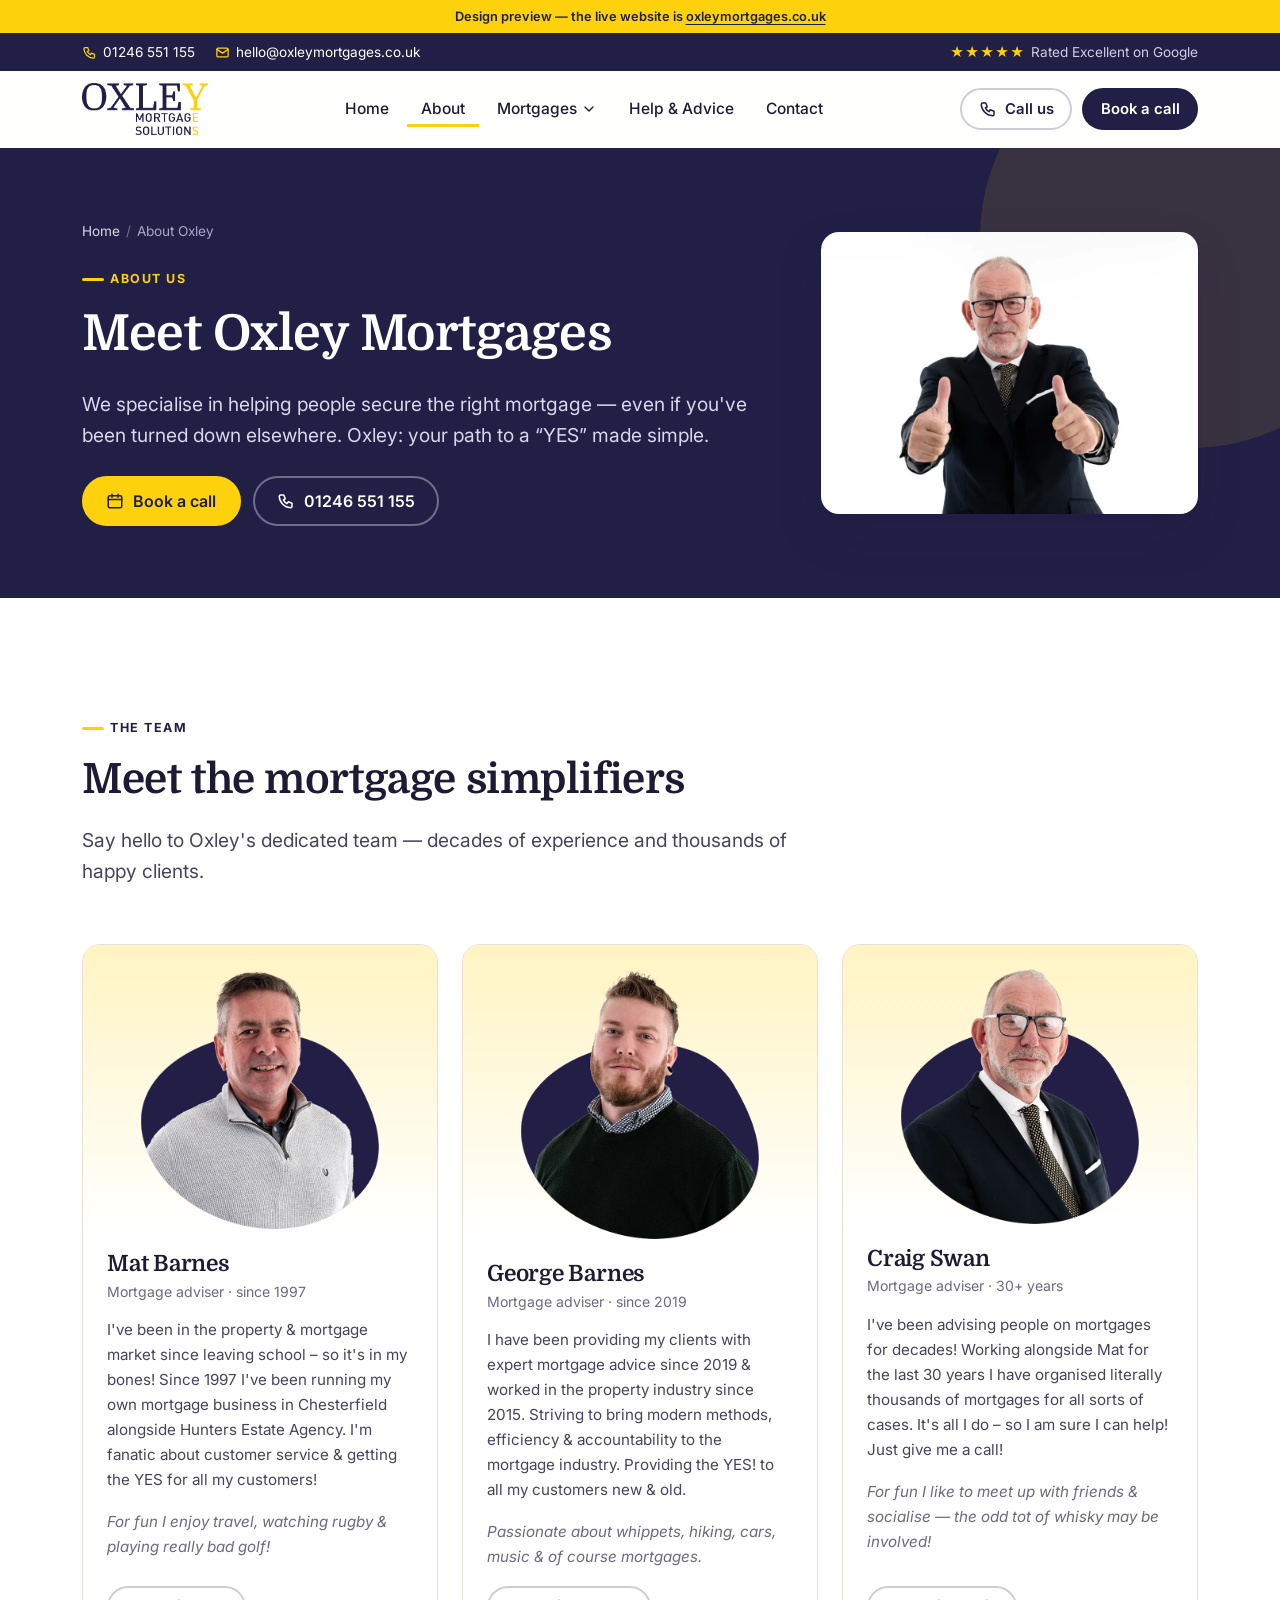
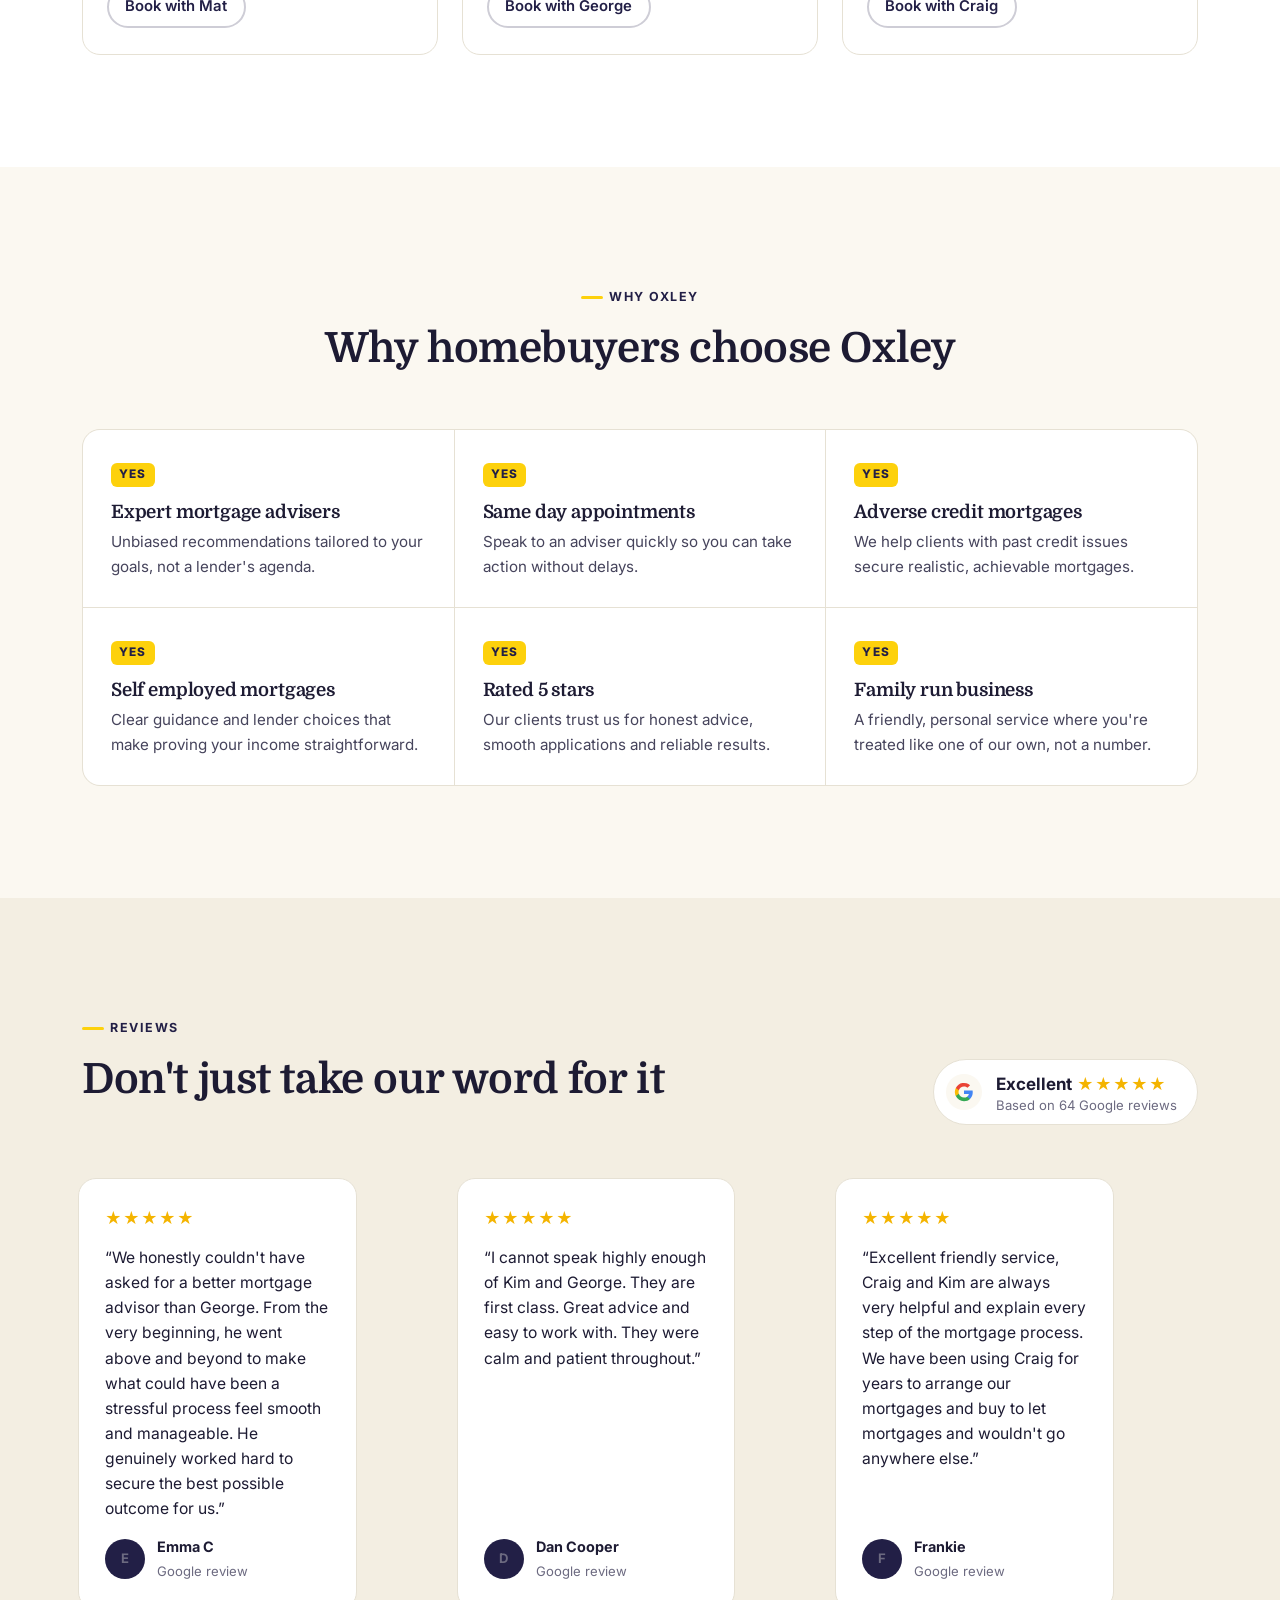
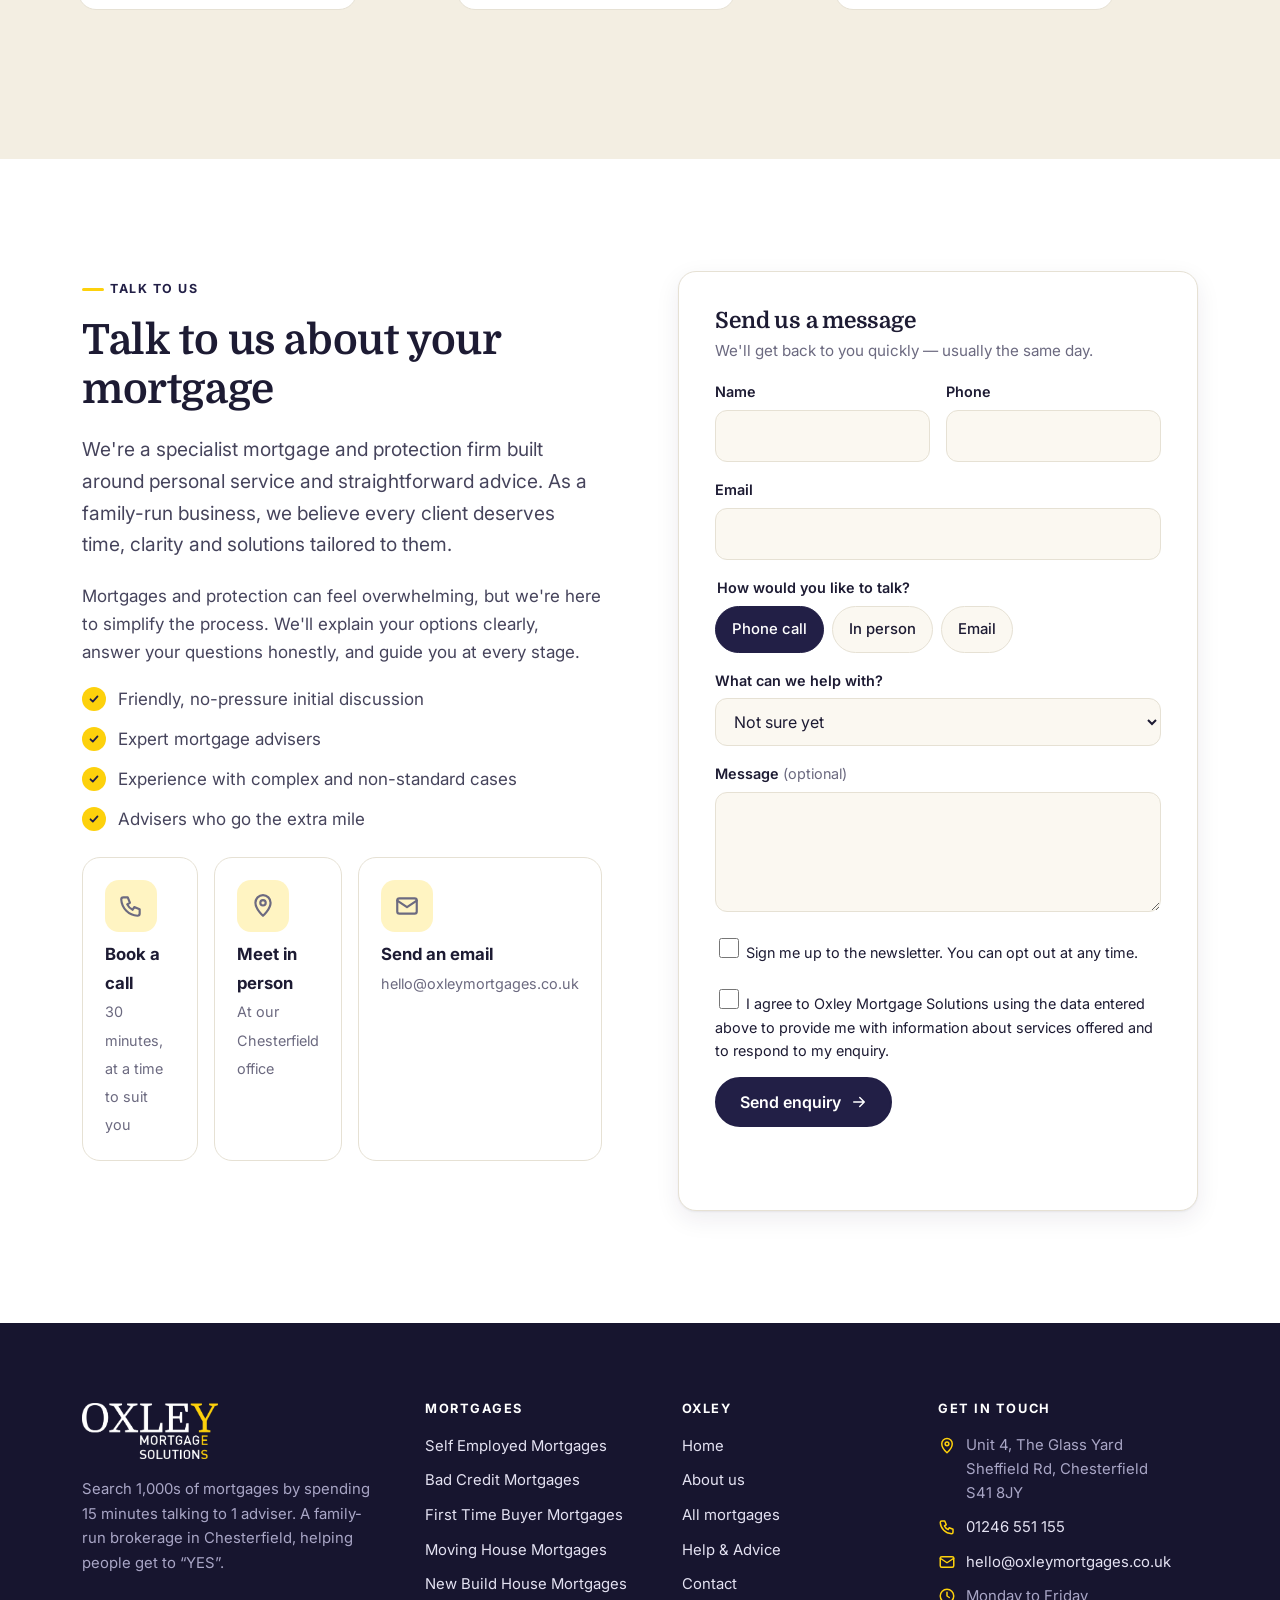
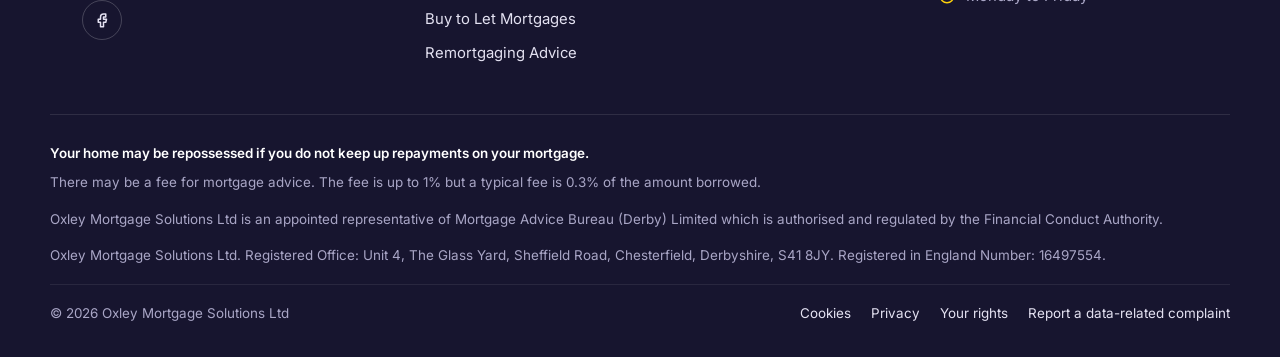
<file: about-oxley/index.html>
<!doctype html>
<html lang="en-GB" class="no-js">
<head>
<meta charset="utf-8">
<meta name="viewport" content="width=device-width, initial-scale=1, viewport-fit=cover">
<title>About Oxley | Oxley Mortgage Solutions</title>
<meta name="description" content="Meet the family-run Oxley Mortgage Solutions team in Chesterfield.">
<!-- Design preview only: keep out of search results so the live site's SEO is untouched -->
<meta name="robots" content="noindex, nofollow, noarchive, nosnippet, noimageindex">
<meta name="googlebot" content="noindex, nofollow">
<link rel="canonical" href="https://oxleymortgages.co.uk/about-oxley/">
<meta name="theme-color" content="#221f46">
<link rel="icon" href="../assets/img/favicon-32.png" sizes="32x32">
<link rel="apple-touch-icon" href="../assets/img/apple-touch-icon.png">
<link rel="preconnect" href="https://fonts.googleapis.com">
<link rel="preconnect" href="https://fonts.gstatic.com" crossorigin>
<link href="https://fonts.googleapis.com/css2?family=Domine:wght@600;700&family=Inter:wght@400;500;600;700;800&display=swap" rel="stylesheet">
<link rel="stylesheet" href="../assets/css/site.css">
</head>
<body>
<a class="skip" href="#main">Skip to content</a>
<div class="preview-flag">Design preview — the live website is <a href="https://oxleymortgages.co.uk/">oxleymortgages.co.uk</a></div>
<div class="topbar"><div class="wrap">
  <div class="topbar__left">
    <a class="topbar__item" href="tel:01246551155"><svg class="" viewBox="0 0 24 24" fill="none" stroke="currentColor" stroke-width="2" stroke-linecap="round" stroke-linejoin="round" aria-hidden="true"><path d="M5 4h4l2 5-2.5 1.5a11 11 0 005 5L15 13l5 2v4a2 2 0 01-2 2A16 16 0 013 6a2 2 0 012-2z"/></svg>01246 551 155</a>
    <a class="topbar__item topbar__hide-sm" href="mailto:hello@oxleymortgages.co.uk"><svg class="" viewBox="0 0 24 24" fill="none" stroke="currentColor" stroke-width="2" stroke-linecap="round" stroke-linejoin="round" aria-hidden="true"><rect x="3" y="5" width="18" height="14" rx="2"/><path d="M3 7l9 6 9-6"/></svg>hello@oxleymortgages.co.uk</a>
  </div>
  <div class="topbar__item topbar__hide-sm"><span class="topbar__stars">★★★★★</span> Rated Excellent on Google</div>
</div></div>
<header class="header"><div class="wrap">
  <a class="logo" href="../" aria-label="Oxley Mortgage Solutions — home"><img src="../assets/img/logo.png" alt="Oxley Mortgage Solutions" width="774" height="319"></a>
  <nav class="nav" aria-label="Main">
    <a class="nav__link" href="../">Home</a>
    <a class="nav__link" href="../about-oxley/" aria-current="page">About</a>
    <div class="nav__item">
      <button class="nav__toggle" aria-expanded="false" aria-haspopup="true">Mortgages <svg class="" viewBox="0 0 24 24" fill="none" stroke="currentColor" stroke-width="2" stroke-linecap="round" stroke-linejoin="round" aria-hidden="true"><path d="M6 9l6 6 6-6"/></svg></button>
      <div class="nav__menu"><a href="../self-employed-mortgages/"><span class="ico"><svg class="" viewBox="0 0 24 24" fill="none" stroke="currentColor" stroke-width="2" stroke-linecap="round" stroke-linejoin="round" aria-hidden="true"><rect x="3" y="7" width="18" height="13" rx="2"/><path d="M9 7V5a2 2 0 012-2h2a2 2 0 012 2v2M3 13h18"/></svg></span>Self Employed Mortgages</a><a href="../bad-credit-mortgages/"><span class="ico"><svg class="" viewBox="0 0 24 24" fill="none" stroke="currentColor" stroke-width="2" stroke-linecap="round" stroke-linejoin="round" aria-hidden="true"><rect x="2.5" y="5" width="19" height="14" rx="2"/><path d="M2.5 10h19M6 15h4"/></svg></span>Bad Credit Mortgages</a><a href="../first-time-buyer-mortgages/"><span class="ico"><svg class="" viewBox="0 0 24 24" fill="none" stroke="currentColor" stroke-width="2" stroke-linecap="round" stroke-linejoin="round" aria-hidden="true"><circle cx="8" cy="15" r="4"/><path d="M11 12l9-9M17 6l3 3M15 8l2 2"/></svg></span>First Time Buyer Mortgages</a><a href="../moving-house-mortgages/"><span class="ico"><svg class="" viewBox="0 0 24 24" fill="none" stroke="currentColor" stroke-width="2" stroke-linecap="round" stroke-linejoin="round" aria-hidden="true"><path d="M3 8l9-5 9 5v8l-9 5-9-5V8z"/><path d="M3 8l9 5 9-5M12 13v8"/></svg></span>Moving House Mortgages</a><a href="../new-build-house-mortgages/"><span class="ico"><svg class="" viewBox="0 0 24 24" fill="none" stroke="currentColor" stroke-width="2" stroke-linecap="round" stroke-linejoin="round" aria-hidden="true"><path d="M3 21h18M5 21V10l7-6 7 6v11"/><path d="M10 21v-6h4v6"/><path d="M15 3h4v4"/></svg></span>New Build House Mortgages</a><a href="../buy-to-let-mortgages/"><span class="ico"><svg class="" viewBox="0 0 24 24" fill="none" stroke="currentColor" stroke-width="2" stroke-linecap="round" stroke-linejoin="round" aria-hidden="true"><rect x="4" y="3" width="16" height="18" rx="1"/><path d="M8 7h2M14 7h2M8 11h2M14 11h2M8 15h2M14 15h2M11 21v-3h2v3"/></svg></span>Buy to Let Mortgages</a><a href="../remortgaging-advice/"><span class="ico"><svg class="" viewBox="0 0 24 24" fill="none" stroke="currentColor" stroke-width="2" stroke-linecap="round" stroke-linejoin="round" aria-hidden="true"><path d="M20 11a8 8 0 00-14.6-4.5L3 9M4 13a8 8 0 0014.6 4.5L21 15"/><path d="M3 4v5h5M21 20v-5h-5"/></svg></span>Remortgaging Advice</a><a href="../help-to-buy-scheme/"><span class="ico"><svg class="" viewBox="0 0 24 24" fill="none" stroke="currentColor" stroke-width="2" stroke-linecap="round" stroke-linejoin="round" aria-hidden="true"><path d="M3 11l9-7 9 7"/><path d="M5 10v10h14V10"/><path d="M9.5 15.5l2 2 3.5-4"/></svg></span>Help to Buy Scheme</a><div class="nav__menu-all"><a href="../mortgages/">View all mortgage options <svg class="" viewBox="0 0 24 24" fill="none" stroke="currentColor" stroke-width="2" stroke-linecap="round" stroke-linejoin="round" aria-hidden="true"><path d="M5 12h14M13 6l6 6-6 6"/></svg></a></div></div>
    </div>
    <a class="nav__link" href="../help-advice/">Help &amp; Advice</a>
    <a class="nav__link" href="../contact-oxley-mortgages/">Contact</a>
  </nav>
  <div class="header__actions">
    <a class="btn btn--ghost btn--sm" href="tel:01246551155"><svg class="" viewBox="0 0 24 24" fill="none" stroke="currentColor" stroke-width="2" stroke-linecap="round" stroke-linejoin="round" aria-hidden="true"><path d="M5 4h4l2 5-2.5 1.5a11 11 0 005 5L15 13l5 2v4a2 2 0 01-2 2A16 16 0 013 6a2 2 0 012-2z"/></svg>Call us</a>
    <a class="btn btn--sm" href="https://calendly.com/george-oxleymortgages/30min" target="_blank" rel="noopener">Book a call</a>
    <button class="burger" data-drawer-open aria-controls="drawer" aria-expanded="false" aria-label="Open menu"><svg class="" viewBox="0 0 24 24" fill="none" stroke="currentColor" stroke-width="2" stroke-linecap="round" stroke-linejoin="round" aria-hidden="true"><path d="M4 7h16M4 12h16M4 17h16"/></svg></button>
  </div>
</div></header>
<div class="drawer" id="drawer" aria-hidden="true">
  <div class="drawer__scrim" data-drawer-close></div>
  <div class="drawer__panel" role="dialog" aria-modal="true" aria-label="Menu">
    <div class="drawer__head"><img src="../assets/img/logo.png" alt="Oxley Mortgage Solutions"><button class="burger" style="display:inline-flex" data-drawer-close aria-label="Close menu"><svg class="" viewBox="0 0 24 24" fill="none" stroke="currentColor" stroke-width="2" stroke-linecap="round" stroke-linejoin="round" aria-hidden="true"><path d="M6 6l12 12M18 6L6 18"/></svg></button></div>
    <nav aria-label="Mobile">
      <a href="../">Home</a>
      <a href="../about-oxley/">About Oxley</a>
      <details><summary>Mortgages <svg class="" viewBox="0 0 24 24" fill="none" stroke="currentColor" stroke-width="2" stroke-linecap="round" stroke-linejoin="round" aria-hidden="true"><path d="M6 9l6 6 6-6"/></svg></summary><div><a href="../self-employed-mortgages/">Self Employed Mortgages</a><a href="../bad-credit-mortgages/">Bad Credit Mortgages</a><a href="../first-time-buyer-mortgages/">First Time Buyer Mortgages</a><a href="../moving-house-mortgages/">Moving House Mortgages</a><a href="../new-build-house-mortgages/">New Build House Mortgages</a><a href="../buy-to-let-mortgages/">Buy to Let Mortgages</a><a href="../remortgaging-advice/">Remortgaging Advice</a><a href="../help-to-buy-scheme/">Help to Buy Scheme</a><a href="../mortgages/"><strong>All mortgage options</strong></a></div></details>
      <a href="../help-advice/">Help &amp; Advice</a>
      <a href="../contact-oxley-mortgages/">Contact</a>
    </nav>
    <div class="drawer__foot">
      <a class="btn" href="https://calendly.com/george-oxleymortgages/30min" target="_blank" rel="noopener"><svg class="" viewBox="0 0 24 24" fill="none" stroke="currentColor" stroke-width="2" stroke-linecap="round" stroke-linejoin="round" aria-hidden="true"><rect x="3" y="5" width="18" height="16" rx="2"/><path d="M3 10h18M8 3v4M16 3v4"/></svg>Book a call</a>
      <a class="btn btn--yellow" href="tel:01246551155"><svg class="" viewBox="0 0 24 24" fill="none" stroke="currentColor" stroke-width="2" stroke-linecap="round" stroke-linejoin="round" aria-hidden="true"><path d="M5 4h4l2 5-2.5 1.5a11 11 0 005 5L15 13l5 2v4a2 2 0 01-2 2A16 16 0 013 6a2 2 0 012-2z"/></svg>01246 551 155</a>
      <p>Same-day appointments, Monday to Friday</p>
    </div>
  </div>
</div>
<main id="main">
<section class="page-hero"><div class="wrap"><div><nav class="crumbs" aria-label="Breadcrumb"><a href="../">Home</a><span>/</span>About Oxley</nav><span class="eyebrow">About us</span><h1>Meet Oxley Mortgages</h1><p class="lede">We specialise in helping people secure the right mortgage — even if you've been turned down elsewhere. Oxley: your path to a “YES” made simple.</p><div class="btn-row" style="margin-top:24px"><a class="btn btn--yellow" href="https://calendly.com/george-oxleymortgages/30min" target="_blank" rel="noopener"><svg class="" viewBox="0 0 24 24" fill="none" stroke="currentColor" stroke-width="2" stroke-linecap="round" stroke-linejoin="round" aria-hidden="true"><rect x="3" y="5" width="18" height="16" rx="2"/><path d="M3 10h18M8 3v4M16 3v4"/></svg>Book a call</a><a class="btn btn--ghost" href="tel:01246551155" style="color:#fff;border-color:rgba(255,255,255,.35)"><svg class="" viewBox="0 0 24 24" fill="none" stroke="currentColor" stroke-width="2" stroke-linecap="round" stroke-linejoin="round" aria-hidden="true"><path d="M5 4h4l2 5-2.5 1.5a11 11 0 005 5L15 13l5 2v4a2 2 0 01-2 2A16 16 0 013 6a2 2 0 012-2z"/></svg>01246 551 155</a></div></div><div class="page-hero__img"><img src="../assets/img/office-1.webp" alt="" fetchpriority="high"></div></div></section>
<section class="section section--white"><div class="wrap">
  <div class="section-head"><span class="eyebrow">The team</span><h2>Meet the mortgage simplifiers</h2><p class="lede">Say hello to Oxley's dedicated team — decades of experience and thousands of happy clients.</p></div>
  <div class="team"><article class="person reveal"><div class="person__img"><img src="../assets/img/mat.webp" alt="Mat Barnes" loading="lazy" width="600" height="650"></div>
<div class="person__body"><h3>Mat Barnes</h3><div class="person__role">Mortgage adviser · since 1997</div><p>I've been in the property & mortgage market since leaving school – so it's in my bones! Since 1997 I've been running my own mortgage business in Chesterfield alongside Hunters Estate Agency. I'm fanatic about customer service & getting the YES for all my customers!</p><p class="person__fun">For fun I enjoy travel, watching rugby & playing really bad golf!</p>
<a class="btn btn--ghost btn--sm" href="https://calendly.com/george-oxleymortgages/30min" target="_blank" rel="noopener">Book with Mat</a></div></article><article class="person reveal"><div class="person__img"><img src="../assets/img/george.webp" alt="George Barnes" loading="lazy" width="600" height="650"></div>
<div class="person__body"><h3>George Barnes</h3><div class="person__role">Mortgage adviser · since 2019</div><p>I have been providing my clients with expert mortgage advice since 2019 & worked in the property industry since 2015. Striving to bring modern methods, efficiency & accountability to the mortgage industry. Providing the YES! to all my customers new & old.</p><p class="person__fun">Passionate about whippets, hiking, cars, music & of course mortgages.</p>
<a class="btn btn--ghost btn--sm" href="https://calendly.com/george-oxleymortgages/30min" target="_blank" rel="noopener">Book with George</a></div></article><article class="person reveal"><div class="person__img"><img src="../assets/img/craig.webp" alt="Craig Swan" loading="lazy" width="600" height="650"></div>
<div class="person__body"><h3>Craig Swan</h3><div class="person__role">Mortgage adviser · 30+ years</div><p>I've been advising people on mortgages for decades! Working alongside Mat for the last 30 years I have organised literally thousands of mortgages for all sorts of cases. It's all I do – so I am sure I can help! Just give me a call!</p><p class="person__fun">For fun I like to meet up with friends & socialise — the odd tot of whisky may be involved!</p>
<a class="btn btn--ghost btn--sm" href="https://calendly.com/george-oxleymortgages/30min" target="_blank" rel="noopener">Book with Craig</a></div></article></div>
</div></section>
<section class="section"><div class="wrap"><div class="section-head section-head--center"><span class="eyebrow">Why Oxley</span><h2>Why homebuyers choose Oxley</h2></div><div class="yes-grid reveal"><div class="yes"><span class="yes__tag">YES</span><h3>Expert mortgage advisers</h3><p>Unbiased recommendations tailored to your goals, not a lender's agenda.</p></div><div class="yes"><span class="yes__tag">YES</span><h3>Same day appointments</h3><p>Speak to an adviser quickly so you can take action without delays.</p></div><div class="yes"><span class="yes__tag">YES</span><h3>Adverse credit mortgages</h3><p>We help clients with past credit issues secure realistic, achievable mortgages.</p></div><div class="yes"><span class="yes__tag">YES</span><h3>Self employed mortgages</h3><p>Clear guidance and lender choices that make proving your income straightforward.</p></div><div class="yes"><span class="yes__tag">YES</span><h3>Rated 5 stars</h3><p>Our clients trust us for honest advice, smooth applications and reliable results.</p></div><div class="yes"><span class="yes__tag">YES</span><h3>Family run business</h3><p>A friendly, personal service where you're treated like one of our own, not a number.</p></div></div></div></section>
<section class="section section--sand" id="reviews"><div class="wrap">
<div class="reviews-head"><div><span class="eyebrow">Reviews</span><h2>Don't just take our word for it</h2></div>
<div class="rating"><span class="rating__g"><svg viewBox="0 0 24 24" aria-hidden="true"><path fill="#4285F4" d="M22.5 12.3c0-.8-.1-1.5-.2-2.2H12v4.2h5.9a5 5 0 01-2.2 3.3v2.7h3.5c2.1-1.9 3.3-4.7 3.3-8z"/><path fill="#34A853" d="M12 23c3 0 5.4-1 7.2-2.7l-3.5-2.7c-1 .7-2.2 1-3.7 1-2.9 0-5.3-1.9-6.2-4.5H2.2v2.8A11 11 0 0012 23z"/><path fill="#FBBC05" d="M5.8 14.1a6.6 6.6 0 010-4.2V7.1H2.2a11 11 0 000 9.8l3.6-2.8z"/><path fill="#EA4335" d="M12 5.4c1.6 0 3 .6 4.2 1.6l3.1-3.1A11 11 0 002.2 7.1l3.6 2.8C6.7 7.3 9.1 5.4 12 5.4z"/></svg></span><div><strong>Excellent</strong> <span class="stars">★★★★★</span><small>Based on 64 Google reviews</small></div></div></div>
<div class="reviews" tabindex="0" aria-label="Customer reviews"><figure class="review"><div class="stars" aria-label="5 out of 5 stars">★★★★★</div><blockquote>“We honestly couldn&#x27;t have asked for a better mortgage advisor than George. From the very beginning, he went above and beyond to make what could have been a stressful process feel smooth and manageable. He genuinely worked hard to secure the best possible outcome for us.”</blockquote>
<footer><span class="review__avatar">E</span><div><strong>Emma C</strong><span>Google review</span></div></footer></figure><figure class="review"><div class="stars" aria-label="5 out of 5 stars">★★★★★</div><blockquote>“I cannot speak highly enough of Kim and George. They are first class. Great advice and easy to work with. They were calm and patient throughout.”</blockquote>
<footer><span class="review__avatar">D</span><div><strong>Dan Cooper</strong><span>Google review</span></div></footer></figure><figure class="review"><div class="stars" aria-label="5 out of 5 stars">★★★★★</div><blockquote>“Excellent friendly service, Craig and Kim are always very helpful and explain every step of the mortgage process. We have been using Craig for years to arrange our mortgages and buy to let mortgages and wouldn&#x27;t go anywhere else.”</blockquote>
<footer><span class="review__avatar">F</span><div><strong>Frankie</strong><span>Google review</span></div></footer></figure><figure class="review"><div class="stars" aria-label="5 out of 5 stars">★★★★★</div><blockquote>“George is absolutely fantastic! Very fast and efficient! Booked an appointment with him on the same day of looking for someone, and a later appointment in the day which was perfect for me, and not what everyone offers!”</blockquote>
<footer><span class="review__avatar">J</span><div><strong>Jessica Woodcroft</strong><span>Google review</span></div></footer></figure><figure class="review"><div class="stars" aria-label="5 out of 5 stars">★★★★★</div><blockquote>“George and Kim have both been amazing to work with. They have made a stressful and complicated process very straightforward and easy. I really don&#x27;t like filling in forms or getting quotes, and they just took care of it all.”</blockquote>
<footer><span class="review__avatar">A</span><div><strong>Anne Crane</strong><span>Google review</span></div></footer></figure><figure class="review"><div class="stars" aria-label="5 out of 5 stars">★★★★★</div><blockquote>“Would recommend. A massive thank you to George B in particular, he helped us massively as first time buyers, we are very grateful!”</blockquote>
<footer><span class="review__avatar">E</span><div><strong>Ed Green</strong><span>Google review</span></div></footer></figure><figure class="review"><div class="stars" aria-label="5 out of 5 stars">★★★★★</div><blockquote>“George was fantastic! From the moment I reached out, to the final email saying congratulations on completing, he was fab from start to finish! His knowledge is unmatched. Highly highly recommended!! 10/10!”</blockquote>
<footer><span class="review__avatar">E</span><div><strong>Emily May</strong><span>Google review</span></div></footer></figure><figure class="review"><div class="stars" aria-label="5 out of 5 stars">★★★★★</div><blockquote>“Very helpful and gave advice around aspects I hadn&#x27;t considered. Flexible with appointments. Worthwhile.”</blockquote>
<footer><span class="review__avatar">L</span><div><strong>Lynne Bird</strong><span>Google review</span></div></footer></figure></div></div></section>

<section class="section section--white" id="contact"><div class="wrap split split--top">
<div class="reveal"><span class="eyebrow">Talk to us</span><h2>Talk to us about your mortgage</h2>
<p class="lede">We're a specialist mortgage and protection firm built around personal service and straightforward advice. As a family-run business, we believe every client deserves time, clarity and solutions tailored to them.</p>
<p>Mortgages and protection can feel overwhelming, but we're here to simplify the process. We'll explain your options clearly, answer your questions honestly, and guide you at every stage.</p>
<ul class="checks"><li>Friendly, no-pressure initial discussion</li><li>Expert mortgage advisers</li><li>Experience with complex and non-standard cases</li><li>Advisers who go the extra mile</li></ul>
<div class="contact-options">
  <a class="contact-opt" href="https://calendly.com/george-oxleymortgages/30min" target="_blank" rel="noopener"><span class="ico"><svg class="" viewBox="0 0 24 24" fill="none" stroke="currentColor" stroke-width="2" stroke-linecap="round" stroke-linejoin="round" aria-hidden="true"><path d="M5 4h4l2 5-2.5 1.5a11 11 0 005 5L15 13l5 2v4a2 2 0 01-2 2A16 16 0 013 6a2 2 0 012-2z"/></svg></span><div><strong>Book a call</strong><br><span>30 minutes, at a time to suit you</span></div></a>
  <a class="contact-opt" href="https://calendly.com/george-oxleymortgages/1-hour-in-person-chat" target="_blank" rel="noopener"><span class="ico"><svg class="" viewBox="0 0 24 24" fill="none" stroke="currentColor" stroke-width="2" stroke-linecap="round" stroke-linejoin="round" aria-hidden="true"><path d="M12 21s-7-6.2-7-12a7 7 0 0114 0c0 5.8-7 12-7 12z"/><circle cx="12" cy="9" r="2.5"/></svg></span><div><strong>Meet in person</strong><br><span>At our Chesterfield office</span></div></a>
  <a class="contact-opt" href="mailto:hello@oxleymortgages.co.uk"><span class="ico"><svg class="" viewBox="0 0 24 24" fill="none" stroke="currentColor" stroke-width="2" stroke-linecap="round" stroke-linejoin="round" aria-hidden="true"><rect x="3" y="5" width="18" height="14" rx="2"/><path d="M3 7l9 6 9-6"/></svg></span><div><strong>Send an email</strong><br><span>hello@oxleymortgages.co.uk</span></div></a>
</div></div>
<div class="reveal"><form class="form" data-enquiry novalidate>
<h3>Send us a message</h3><p>We'll get back to you quickly — usually the same day.</p>
<div class="form-grid">
  <div class="field"><label for="f-name">Name</label><input id="f-name" name="name" autocomplete="name" required></div>
  <div class="field"><label for="f-phone">Phone</label><input id="f-phone" name="phone" type="tel" autocomplete="tel" required></div>
  <div class="field full"><label for="f-email">Email</label><input id="f-email" name="email" type="email" autocomplete="email" required></div>
  <div class="field full"><fieldset><legend>How would you like to talk?</legend><div class="pills">
    <label><input type="radio" name="method" value="Phone call" checked><span>Phone call</span></label>
    <label><input type="radio" name="method" value="In person"><span>In person</span></label>
    <label><input type="radio" name="method" value="Email"><span>Email</span></label></div></fieldset></div>
  <div class="field full"><label for="f-topic">What can we help with?</label><select id="f-topic" name="topic"><option value="">Not sure yet</option><option>Self Employed Mortgages</option><option>Bad Credit Mortgages</option><option>First Time Buyer Mortgages</option><option>Moving House Mortgages</option><option>New Build House Mortgages</option><option>Buy to Let Mortgages</option><option>Remortgaging Advice</option></select></div>
  <div class="field full"><label for="f-msg">Message <span style="font-weight:400;color:var(--muted)">(optional)</span></label><textarea id="f-msg" name="message"></textarea></div>
  <div class="field full"><label class="check"><input type="checkbox" name="newsletter"> Sign me up to the newsletter. You can opt out at any time.</label></div>
  <div class="field full"><label class="check"><input type="checkbox" name="consent" required> I agree to Oxley Mortgage Solutions using the data entered above to provide me with information about services offered and to respond to my enquiry.</label></div>
</div>
<button class="btn" type="submit">Send enquiry <svg class="" viewBox="0 0 24 24" fill="none" stroke="currentColor" stroke-width="2" stroke-linecap="round" stroke-linejoin="round" aria-hidden="true"><path d="M5 12h14M13 6l6 6-6 6"/></svg></button>
<p class="form__status" role="status" aria-live="polite"></p>
</form></div>
</div></section>
</main>
<footer class="footer">
  <div class="wrap footer__grid">
    <div class="footer__brand">
      <img src="../assets/img/logo-white.png" alt="Oxley Mortgage Solutions" width="773" height="319">
      <p>Search 1,000s of mortgages by spending 15 minutes talking to 1 adviser. A family-run brokerage in Chesterfield, helping people get to “YES”.</p>
      <a class="social" href="https://www.facebook.com/OxleyMortgageSolutions" aria-label="Oxley on Facebook" rel="noopener"><svg class="" viewBox="0 0 24 24" fill="none" stroke="currentColor" stroke-width="2" stroke-linecap="round" stroke-linejoin="round" aria-hidden="true"><path d="M14 8h3V4h-3a4 4 0 00-4 4v3H7v4h3v6h4v-6h3l1-4h-4V8z"/></svg></a>
    </div>
    <div><h4>Mortgages</h4><ul><li><a href="../self-employed-mortgages/">Self Employed Mortgages</a></li><li><a href="../bad-credit-mortgages/">Bad Credit Mortgages</a></li><li><a href="../first-time-buyer-mortgages/">First Time Buyer Mortgages</a></li><li><a href="../moving-house-mortgages/">Moving House Mortgages</a></li><li><a href="../new-build-house-mortgages/">New Build House Mortgages</a></li><li><a href="../buy-to-let-mortgages/">Buy to Let Mortgages</a></li><li><a href="../remortgaging-advice/">Remortgaging Advice</a></li></ul></div>
    <div><h4>Oxley</h4><ul>
      <li><a href="../">Home</a></li><li><a href="../about-oxley/">About us</a></li><li><a href="../mortgages/">All mortgages</a></li>
      <li><a href="../help-advice/">Help &amp; Advice</a></li><li><a href="../contact-oxley-mortgages/">Contact</a></li></ul></div>
    <div><h4>Get in touch</h4><ul class="footer__contact">
      <li><svg class="" viewBox="0 0 24 24" fill="none" stroke="currentColor" stroke-width="2" stroke-linecap="round" stroke-linejoin="round" aria-hidden="true"><path d="M12 21s-7-6.2-7-12a7 7 0 0114 0c0 5.8-7 12-7 12z"/><circle cx="12" cy="9" r="2.5"/></svg><address>Unit 4, The Glass Yard<br>Sheffield Rd, Chesterfield<br>S41 8JY</address></li>
      <li><svg class="" viewBox="0 0 24 24" fill="none" stroke="currentColor" stroke-width="2" stroke-linecap="round" stroke-linejoin="round" aria-hidden="true"><path d="M5 4h4l2 5-2.5 1.5a11 11 0 005 5L15 13l5 2v4a2 2 0 01-2 2A16 16 0 013 6a2 2 0 012-2z"/></svg><a href="tel:01246551155">01246 551 155</a></li>
      <li><svg class="" viewBox="0 0 24 24" fill="none" stroke="currentColor" stroke-width="2" stroke-linecap="round" stroke-linejoin="round" aria-hidden="true"><rect x="3" y="5" width="18" height="14" rx="2"/><path d="M3 7l9 6 9-6"/></svg><a href="mailto:hello@oxleymortgages.co.uk">hello@oxleymortgages.co.uk</a></li>
      <li><svg class="" viewBox="0 0 24 24" fill="none" stroke="currentColor" stroke-width="2" stroke-linecap="round" stroke-linejoin="round" aria-hidden="true"><circle cx="12" cy="12" r="9"/><path d="M12 7v5l3 2"/></svg><span>Monday to Friday</span></li></ul></div>
  </div>
  <div class="wrap legal">
    <p class="legal__warn">Your home may be repossessed if you do not keep up repayments on your mortgage.</p>
    <p>There may be a fee for mortgage advice. The fee is up to 1% but a typical fee is 0.3% of the amount borrowed.</p>
    <p>Oxley Mortgage Solutions Ltd is an appointed representative of Mortgage Advice Bureau (Derby) Limited which is authorised and regulated by the Financial Conduct Authority.</p>
    <p>Oxley Mortgage Solutions Ltd. Registered Office: Unit 4, The Glass Yard, Sheffield Road, Chesterfield, Derbyshire, S41 8JY. Registered in England Number: 16497554.</p>
    <div class="legal__bottom">
      <span>© <span data-year>2026</span> Oxley Mortgage Solutions Ltd</span>
      <ul><li><a href="https://oxleymortgages.co.uk/cookie-policy-uk/">Cookies</a></li><li><a href="https://oxleymortgages.co.uk/privacy-policy-2/">Privacy</a></li><li><a href="https://oxleymortgages.co.uk/your-rights/">Your rights</a></li>
      <li><a href="https://mortgageadvicebureau-privacy.my.onetrust.com/incident-portal/webforms/2cf3bbcb-5488-430c-bb3d-69383d968fa5/5a75de46-dcd1-410a-a5b1-3bdb2ec854ee" rel="noopener">Report a data-related complaint</a></li></ul>
    </div>
  </div>
</footer>
<div class="mobile-bar"><a class="btn btn--yellow" href="tel:01246551155"><svg class="" viewBox="0 0 24 24" fill="none" stroke="currentColor" stroke-width="2" stroke-linecap="round" stroke-linejoin="round" aria-hidden="true"><path d="M5 4h4l2 5-2.5 1.5a11 11 0 005 5L15 13l5 2v4a2 2 0 01-2 2A16 16 0 013 6a2 2 0 012-2z"/></svg>Call</a><a class="btn" href="https://calendly.com/george-oxleymortgages/30min" target="_blank" rel="noopener"><svg class="" viewBox="0 0 24 24" fill="none" stroke="currentColor" stroke-width="2" stroke-linecap="round" stroke-linejoin="round" aria-hidden="true"><rect x="3" y="5" width="18" height="16" rx="2"/><path d="M3 10h18M8 3v4M16 3v4"/></svg>Book a call</a></div>
<script src="../assets/js/site.js" defer></script>
</body>
</html>
</file>
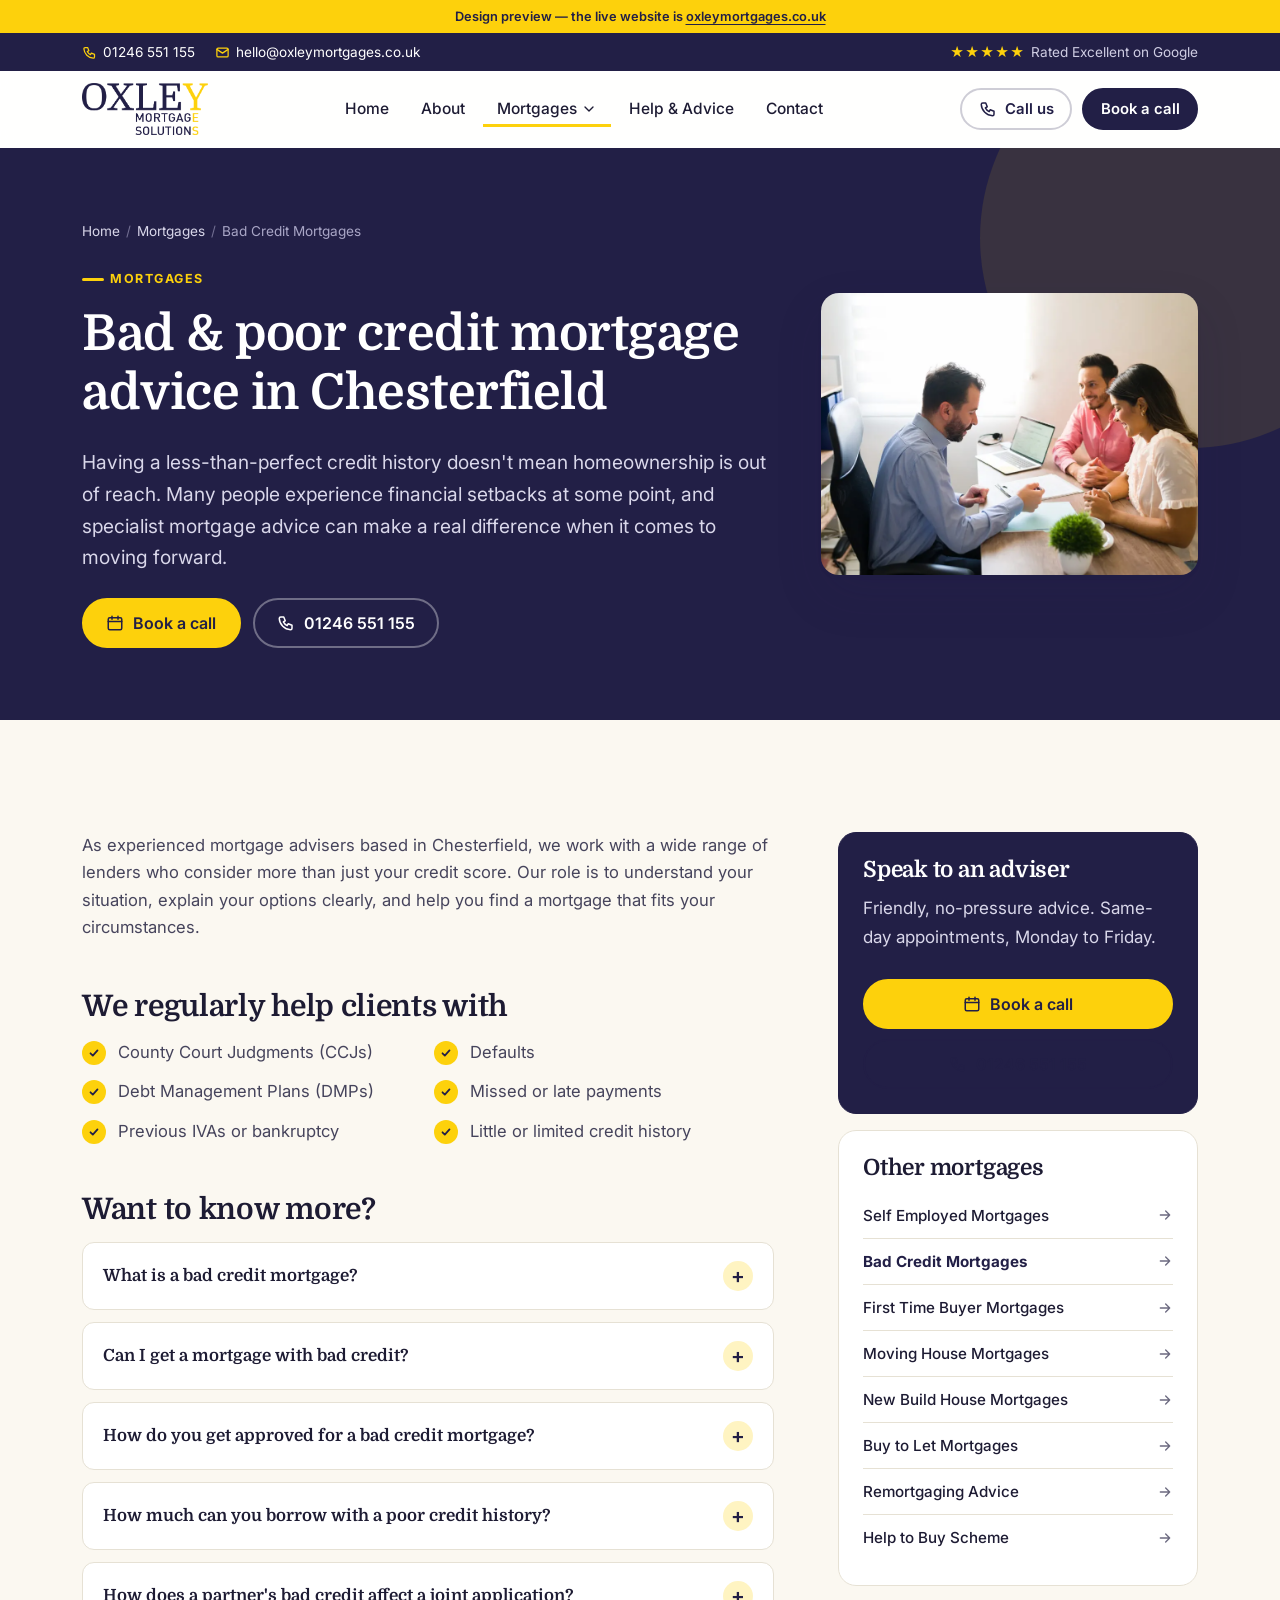
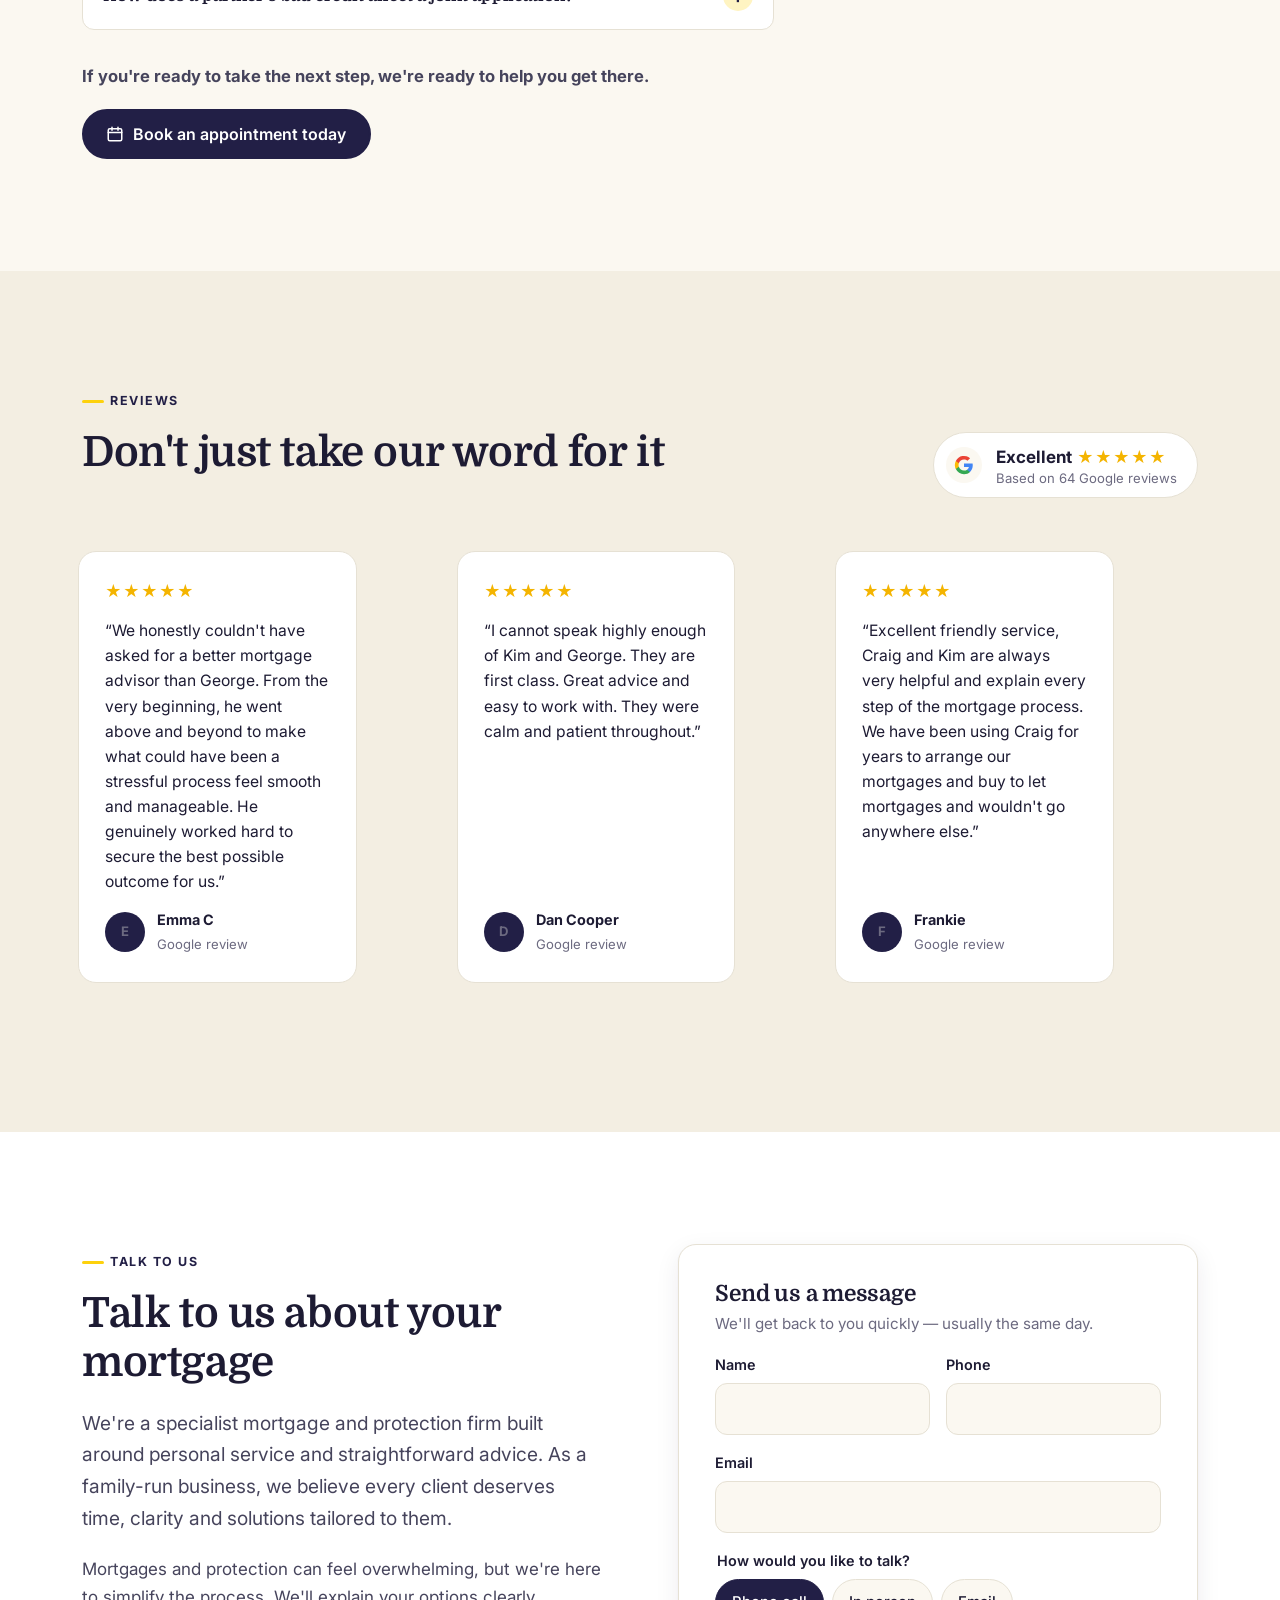
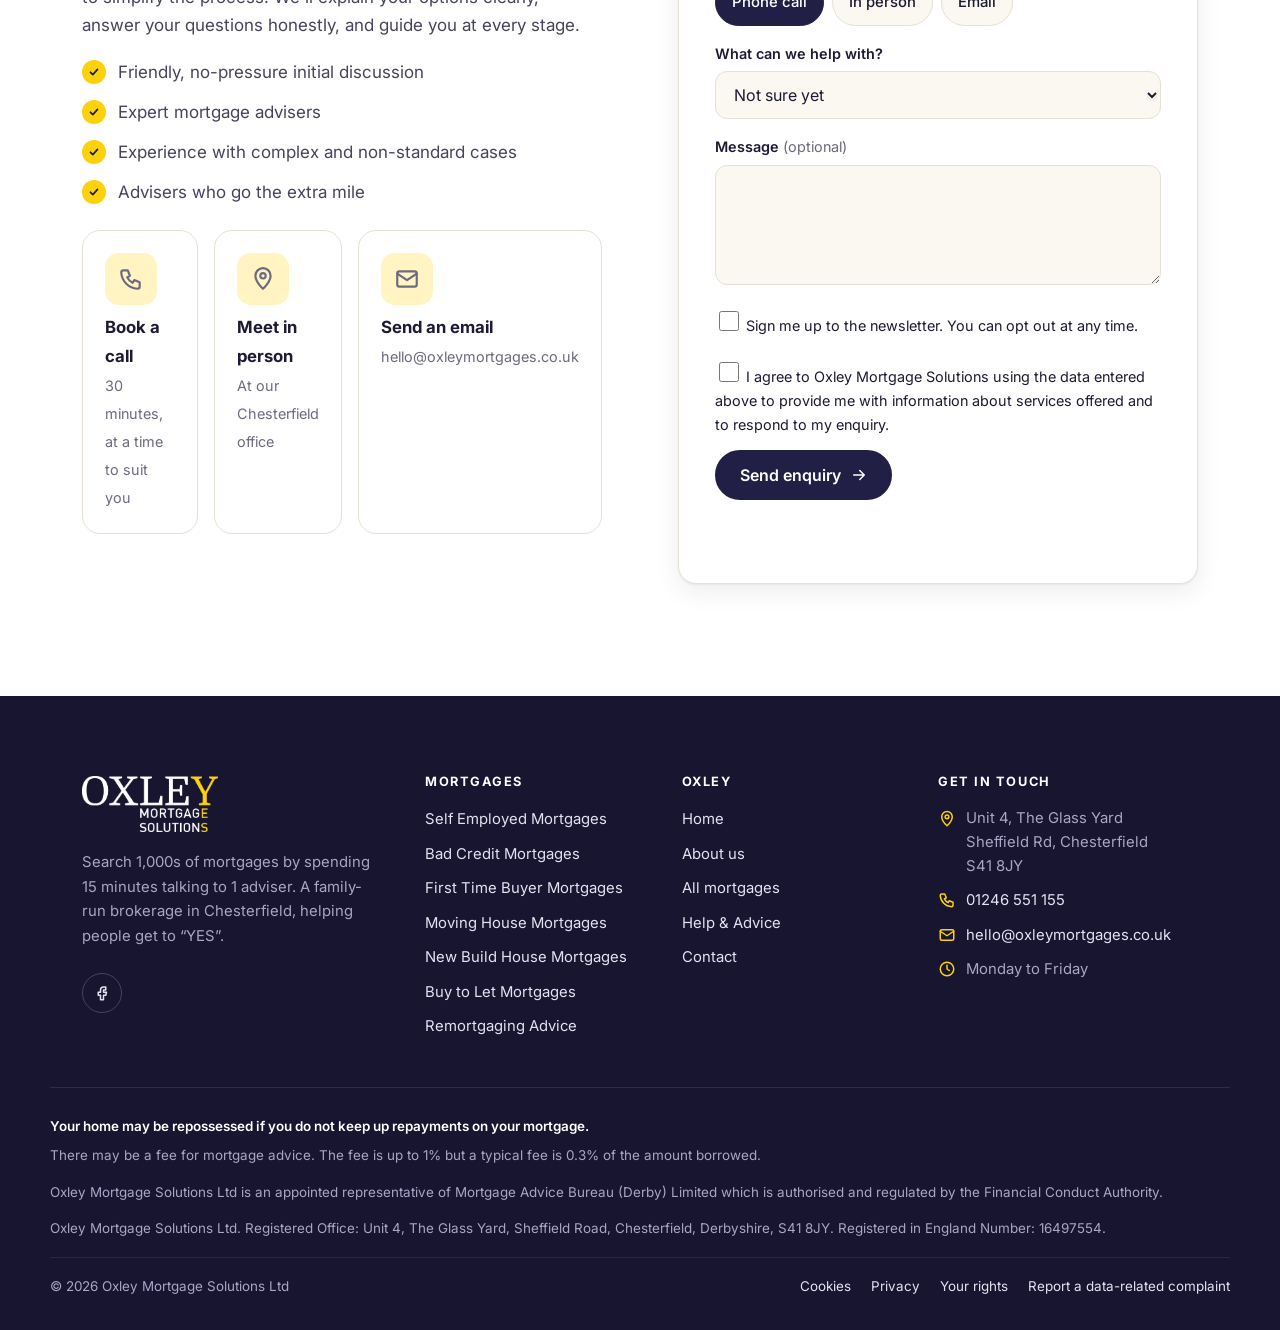
<file: bad-credit-mortgages/index.html>
<!doctype html>
<html lang="en-GB" class="no-js">
<head>
<meta charset="utf-8">
<meta name="viewport" content="width=device-width, initial-scale=1, viewport-fit=cover">
<title>Bad Credit Mortgages | Oxley Mortgage Solutions</title>
<meta name="description" content="CCJs, defaults, DMPs or missed payments? Specialist lenders look at the whole picture, not just a score.">
<!-- Design preview only: keep out of search results so the live site's SEO is untouched -->
<meta name="robots" content="noindex, nofollow, noarchive, nosnippet, noimageindex">
<meta name="googlebot" content="noindex, nofollow">
<link rel="canonical" href="https://oxleymortgages.co.uk/bad-credit-mortgages/">
<meta name="theme-color" content="#221f46">
<link rel="icon" href="../assets/img/favicon-32.png" sizes="32x32">
<link rel="apple-touch-icon" href="../assets/img/apple-touch-icon.png">
<link rel="preconnect" href="https://fonts.googleapis.com">
<link rel="preconnect" href="https://fonts.gstatic.com" crossorigin>
<link href="https://fonts.googleapis.com/css2?family=Domine:wght@600;700&family=Inter:wght@400;500;600;700;800&display=swap" rel="stylesheet">
<link rel="stylesheet" href="../assets/css/site.css">
</head>
<body>
<a class="skip" href="#main">Skip to content</a>
<div class="preview-flag">Design preview — the live website is <a href="https://oxleymortgages.co.uk/">oxleymortgages.co.uk</a></div>
<div class="topbar"><div class="wrap">
  <div class="topbar__left">
    <a class="topbar__item" href="tel:01246551155"><svg class="" viewBox="0 0 24 24" fill="none" stroke="currentColor" stroke-width="2" stroke-linecap="round" stroke-linejoin="round" aria-hidden="true"><path d="M5 4h4l2 5-2.5 1.5a11 11 0 005 5L15 13l5 2v4a2 2 0 01-2 2A16 16 0 013 6a2 2 0 012-2z"/></svg>01246 551 155</a>
    <a class="topbar__item topbar__hide-sm" href="mailto:hello@oxleymortgages.co.uk"><svg class="" viewBox="0 0 24 24" fill="none" stroke="currentColor" stroke-width="2" stroke-linecap="round" stroke-linejoin="round" aria-hidden="true"><rect x="3" y="5" width="18" height="14" rx="2"/><path d="M3 7l9 6 9-6"/></svg>hello@oxleymortgages.co.uk</a>
  </div>
  <div class="topbar__item topbar__hide-sm"><span class="topbar__stars">★★★★★</span> Rated Excellent on Google</div>
</div></div>
<header class="header"><div class="wrap">
  <a class="logo" href="../" aria-label="Oxley Mortgage Solutions — home"><img src="../assets/img/logo.png" alt="Oxley Mortgage Solutions" width="774" height="319"></a>
  <nav class="nav" aria-label="Main">
    <a class="nav__link" href="../">Home</a>
    <a class="nav__link" href="../about-oxley/">About</a>
    <div class="nav__item">
      <button class="nav__toggle is-current" aria-expanded="false" aria-haspopup="true">Mortgages <svg class="" viewBox="0 0 24 24" fill="none" stroke="currentColor" stroke-width="2" stroke-linecap="round" stroke-linejoin="round" aria-hidden="true"><path d="M6 9l6 6 6-6"/></svg></button>
      <div class="nav__menu"><a href="../self-employed-mortgages/"><span class="ico"><svg class="" viewBox="0 0 24 24" fill="none" stroke="currentColor" stroke-width="2" stroke-linecap="round" stroke-linejoin="round" aria-hidden="true"><rect x="3" y="7" width="18" height="13" rx="2"/><path d="M9 7V5a2 2 0 012-2h2a2 2 0 012 2v2M3 13h18"/></svg></span>Self Employed Mortgages</a><a href="../bad-credit-mortgages/"><span class="ico"><svg class="" viewBox="0 0 24 24" fill="none" stroke="currentColor" stroke-width="2" stroke-linecap="round" stroke-linejoin="round" aria-hidden="true"><rect x="2.5" y="5" width="19" height="14" rx="2"/><path d="M2.5 10h19M6 15h4"/></svg></span>Bad Credit Mortgages</a><a href="../first-time-buyer-mortgages/"><span class="ico"><svg class="" viewBox="0 0 24 24" fill="none" stroke="currentColor" stroke-width="2" stroke-linecap="round" stroke-linejoin="round" aria-hidden="true"><circle cx="8" cy="15" r="4"/><path d="M11 12l9-9M17 6l3 3M15 8l2 2"/></svg></span>First Time Buyer Mortgages</a><a href="../moving-house-mortgages/"><span class="ico"><svg class="" viewBox="0 0 24 24" fill="none" stroke="currentColor" stroke-width="2" stroke-linecap="round" stroke-linejoin="round" aria-hidden="true"><path d="M3 8l9-5 9 5v8l-9 5-9-5V8z"/><path d="M3 8l9 5 9-5M12 13v8"/></svg></span>Moving House Mortgages</a><a href="../new-build-house-mortgages/"><span class="ico"><svg class="" viewBox="0 0 24 24" fill="none" stroke="currentColor" stroke-width="2" stroke-linecap="round" stroke-linejoin="round" aria-hidden="true"><path d="M3 21h18M5 21V10l7-6 7 6v11"/><path d="M10 21v-6h4v6"/><path d="M15 3h4v4"/></svg></span>New Build House Mortgages</a><a href="../buy-to-let-mortgages/"><span class="ico"><svg class="" viewBox="0 0 24 24" fill="none" stroke="currentColor" stroke-width="2" stroke-linecap="round" stroke-linejoin="round" aria-hidden="true"><rect x="4" y="3" width="16" height="18" rx="1"/><path d="M8 7h2M14 7h2M8 11h2M14 11h2M8 15h2M14 15h2M11 21v-3h2v3"/></svg></span>Buy to Let Mortgages</a><a href="../remortgaging-advice/"><span class="ico"><svg class="" viewBox="0 0 24 24" fill="none" stroke="currentColor" stroke-width="2" stroke-linecap="round" stroke-linejoin="round" aria-hidden="true"><path d="M20 11a8 8 0 00-14.6-4.5L3 9M4 13a8 8 0 0014.6 4.5L21 15"/><path d="M3 4v5h5M21 20v-5h-5"/></svg></span>Remortgaging Advice</a><a href="../help-to-buy-scheme/"><span class="ico"><svg class="" viewBox="0 0 24 24" fill="none" stroke="currentColor" stroke-width="2" stroke-linecap="round" stroke-linejoin="round" aria-hidden="true"><path d="M3 11l9-7 9 7"/><path d="M5 10v10h14V10"/><path d="M9.5 15.5l2 2 3.5-4"/></svg></span>Help to Buy Scheme</a><div class="nav__menu-all"><a href="../mortgages/">View all mortgage options <svg class="" viewBox="0 0 24 24" fill="none" stroke="currentColor" stroke-width="2" stroke-linecap="round" stroke-linejoin="round" aria-hidden="true"><path d="M5 12h14M13 6l6 6-6 6"/></svg></a></div></div>
    </div>
    <a class="nav__link" href="../help-advice/">Help &amp; Advice</a>
    <a class="nav__link" href="../contact-oxley-mortgages/">Contact</a>
  </nav>
  <div class="header__actions">
    <a class="btn btn--ghost btn--sm" href="tel:01246551155"><svg class="" viewBox="0 0 24 24" fill="none" stroke="currentColor" stroke-width="2" stroke-linecap="round" stroke-linejoin="round" aria-hidden="true"><path d="M5 4h4l2 5-2.5 1.5a11 11 0 005 5L15 13l5 2v4a2 2 0 01-2 2A16 16 0 013 6a2 2 0 012-2z"/></svg>Call us</a>
    <a class="btn btn--sm" href="https://calendly.com/george-oxleymortgages/30min" target="_blank" rel="noopener">Book a call</a>
    <button class="burger" data-drawer-open aria-controls="drawer" aria-expanded="false" aria-label="Open menu"><svg class="" viewBox="0 0 24 24" fill="none" stroke="currentColor" stroke-width="2" stroke-linecap="round" stroke-linejoin="round" aria-hidden="true"><path d="M4 7h16M4 12h16M4 17h16"/></svg></button>
  </div>
</div></header>
<div class="drawer" id="drawer" aria-hidden="true">
  <div class="drawer__scrim" data-drawer-close></div>
  <div class="drawer__panel" role="dialog" aria-modal="true" aria-label="Menu">
    <div class="drawer__head"><img src="../assets/img/logo.png" alt="Oxley Mortgage Solutions"><button class="burger" style="display:inline-flex" data-drawer-close aria-label="Close menu"><svg class="" viewBox="0 0 24 24" fill="none" stroke="currentColor" stroke-width="2" stroke-linecap="round" stroke-linejoin="round" aria-hidden="true"><path d="M6 6l12 12M18 6L6 18"/></svg></button></div>
    <nav aria-label="Mobile">
      <a href="../">Home</a>
      <a href="../about-oxley/">About Oxley</a>
      <details open><summary>Mortgages <svg class="" viewBox="0 0 24 24" fill="none" stroke="currentColor" stroke-width="2" stroke-linecap="round" stroke-linejoin="round" aria-hidden="true"><path d="M6 9l6 6 6-6"/></svg></summary><div><a href="../self-employed-mortgages/">Self Employed Mortgages</a><a href="../bad-credit-mortgages/">Bad Credit Mortgages</a><a href="../first-time-buyer-mortgages/">First Time Buyer Mortgages</a><a href="../moving-house-mortgages/">Moving House Mortgages</a><a href="../new-build-house-mortgages/">New Build House Mortgages</a><a href="../buy-to-let-mortgages/">Buy to Let Mortgages</a><a href="../remortgaging-advice/">Remortgaging Advice</a><a href="../help-to-buy-scheme/">Help to Buy Scheme</a><a href="../mortgages/"><strong>All mortgage options</strong></a></div></details>
      <a href="../help-advice/">Help &amp; Advice</a>
      <a href="../contact-oxley-mortgages/">Contact</a>
    </nav>
    <div class="drawer__foot">
      <a class="btn" href="https://calendly.com/george-oxleymortgages/30min" target="_blank" rel="noopener"><svg class="" viewBox="0 0 24 24" fill="none" stroke="currentColor" stroke-width="2" stroke-linecap="round" stroke-linejoin="round" aria-hidden="true"><rect x="3" y="5" width="18" height="16" rx="2"/><path d="M3 10h18M8 3v4M16 3v4"/></svg>Book a call</a>
      <a class="btn btn--yellow" href="tel:01246551155"><svg class="" viewBox="0 0 24 24" fill="none" stroke="currentColor" stroke-width="2" stroke-linecap="round" stroke-linejoin="round" aria-hidden="true"><path d="M5 4h4l2 5-2.5 1.5a11 11 0 005 5L15 13l5 2v4a2 2 0 01-2 2A16 16 0 013 6a2 2 0 012-2z"/></svg>01246 551 155</a>
      <p>Same-day appointments, Monday to Friday</p>
    </div>
  </div>
</div>
<main id="main">
<section class="page-hero"><div class="wrap"><div><nav class="crumbs" aria-label="Breadcrumb"><a href="../">Home</a><span>/</span><a href="../mortgages/">Mortgages</a><span>/</span>Bad Credit Mortgages</nav><span class="eyebrow">Mortgages</span><h1>Bad &amp; poor credit mortgage advice in Chesterfield</h1><p class="lede">Having a less-than-perfect credit history doesn't mean homeownership is out of reach. Many people experience financial setbacks at some point, and specialist mortgage advice can make a real difference when it comes to moving forward.</p><div class="btn-row" style="margin-top:24px"><a class="btn btn--yellow" href="https://calendly.com/george-oxleymortgages/30min" target="_blank" rel="noopener"><svg class="" viewBox="0 0 24 24" fill="none" stroke="currentColor" stroke-width="2" stroke-linecap="round" stroke-linejoin="round" aria-hidden="true"><rect x="3" y="5" width="18" height="16" rx="2"/><path d="M3 10h18M8 3v4M16 3v4"/></svg>Book a call</a><a class="btn btn--ghost" href="tel:01246551155" style="color:#fff;border-color:rgba(255,255,255,.35)"><svg class="" viewBox="0 0 24 24" fill="none" stroke="currentColor" stroke-width="2" stroke-linecap="round" stroke-linejoin="round" aria-hidden="true"><path d="M5 4h4l2 5-2.5 1.5a11 11 0 005 5L15 13l5 2v4a2 2 0 01-2 2A16 16 0 013 6a2 2 0 012-2z"/></svg>01246 551 155</a></div></div><div class="page-hero__img"><img src="../assets/img/bad-credit.webp" alt="" fetchpriority="high"></div></div></section>
<section class="section"><div class="wrap content-grid">
  <article class="prose"><p>As experienced mortgage advisers based in Chesterfield, we work with a wide range of lenders who consider more than just your credit score. Our role is to understand your situation, explain your options clearly, and help you find a mortgage that fits your circumstances.</p><h2>We regularly help clients with</h2><ul class="checks checks--2"><li>County Court Judgments (CCJs)</li><li>Defaults</li><li>Debt Management Plans (DMPs)</li><li>Missed or late payments</li><li>Previous IVAs or bankruptcy</li><li>Little or limited credit history</li></ul><h2>Want to know more?</h2><div class='faq'><details><summary>What is a bad credit mortgage?</summary><div><p>A bad credit mortgage is designed for applicants whose credit history may make it difficult to secure a standard mortgage. These mortgages are offered by specialist lenders who take a broader view of your finances, looking at affordability, stability, and recent conduct rather than past issues alone.</p></div></details><details><summary>Can I get a mortgage with bad credit?</summary><div><p>In many cases, yes. While high-street lenders can be strict, there are specialist lenders who are more flexible. Factors such as how long ago the credit issues occurred, whether they've been resolved, and your current financial position all play a key role in determining your eligibility.</p></div></details><details><summary>How do you get approved for a bad credit mortgage?</summary><div><p>Preparation is essential. Having up-to-date documents, demonstrating stable income, managing your current credit well, and reducing outstanding debts where possible can all improve your chances. Working with a mortgage broker who understands bad credit lending gives you access to lenders best suited to your situation.</p></div></details><details><summary>How much can you borrow with a poor credit history?</summary><div><p>The amount you can borrow will depend on your income, outgoings, deposit size, and the severity of your credit issues. Some lenders may offer lower loan-to-income multiples, while others may be more generous if the credit problems are historic and your finances are now stable.</p></div></details><details><summary>How does a partner's bad credit affect a joint application?</summary><div><p>When applying jointly, both applicants' credit histories are considered. If one partner has poor credit, it can limit the lender options available. In some cases, applying in one name or using a specialist lender may be more suitable — something a mortgage adviser can help assess.</p></div></details></div><p style="margin-top:2em"><strong>If you're ready to take the next step, we're ready to help you get there.</strong></p><a class="btn" href="https://calendly.com/george-oxleymortgages/30min" target="_blank" rel="noopener"><svg class="" viewBox="0 0 24 24" fill="none" stroke="currentColor" stroke-width="2" stroke-linecap="round" stroke-linejoin="round" aria-hidden="true"><rect x="3" y="5" width="18" height="16" rx="2"/><path d="M3 10h18M8 3v4M16 3v4"/></svg>Book an appointment today</a></article>
  <aside class="aside">
    <div class="aside-card aside-card--navy"><h3>Speak to an adviser</h3><p>Friendly, no-pressure advice. Same-day appointments, Monday to Friday.</p>
      <a class="btn btn--yellow" href="https://calendly.com/george-oxleymortgages/30min" target="_blank" rel="noopener"><svg class="" viewBox="0 0 24 24" fill="none" stroke="currentColor" stroke-width="2" stroke-linecap="round" stroke-linejoin="round" aria-hidden="true"><rect x="3" y="5" width="18" height="16" rx="2"/><path d="M3 10h18M8 3v4M16 3v4"/></svg>Book a call</a><a class="btn btn--ghost" href="tel:01246551155"><svg class="" viewBox="0 0 24 24" fill="none" stroke="currentColor" stroke-width="2" stroke-linecap="round" stroke-linejoin="round" aria-hidden="true"><path d="M5 4h4l2 5-2.5 1.5a11 11 0 005 5L15 13l5 2v4a2 2 0 01-2 2A16 16 0 013 6a2 2 0 012-2z"/></svg>01246 551 155</a></div>
    <div class="aside-card"><h3>Other mortgages</h3><ul><li><a href="../self-employed-mortgages/">Self Employed Mortgages <svg class="" viewBox="0 0 24 24" fill="none" stroke="currentColor" stroke-width="2" stroke-linecap="round" stroke-linejoin="round" aria-hidden="true"><path d="M5 12h14M13 6l6 6-6 6"/></svg></a></li><li><a href="../bad-credit-mortgages/" aria-current=page>Bad Credit Mortgages <svg class="" viewBox="0 0 24 24" fill="none" stroke="currentColor" stroke-width="2" stroke-linecap="round" stroke-linejoin="round" aria-hidden="true"><path d="M5 12h14M13 6l6 6-6 6"/></svg></a></li><li><a href="../first-time-buyer-mortgages/">First Time Buyer Mortgages <svg class="" viewBox="0 0 24 24" fill="none" stroke="currentColor" stroke-width="2" stroke-linecap="round" stroke-linejoin="round" aria-hidden="true"><path d="M5 12h14M13 6l6 6-6 6"/></svg></a></li><li><a href="../moving-house-mortgages/">Moving House Mortgages <svg class="" viewBox="0 0 24 24" fill="none" stroke="currentColor" stroke-width="2" stroke-linecap="round" stroke-linejoin="round" aria-hidden="true"><path d="M5 12h14M13 6l6 6-6 6"/></svg></a></li><li><a href="../new-build-house-mortgages/">New Build House Mortgages <svg class="" viewBox="0 0 24 24" fill="none" stroke="currentColor" stroke-width="2" stroke-linecap="round" stroke-linejoin="round" aria-hidden="true"><path d="M5 12h14M13 6l6 6-6 6"/></svg></a></li><li><a href="../buy-to-let-mortgages/">Buy to Let Mortgages <svg class="" viewBox="0 0 24 24" fill="none" stroke="currentColor" stroke-width="2" stroke-linecap="round" stroke-linejoin="round" aria-hidden="true"><path d="M5 12h14M13 6l6 6-6 6"/></svg></a></li><li><a href="../remortgaging-advice/">Remortgaging Advice <svg class="" viewBox="0 0 24 24" fill="none" stroke="currentColor" stroke-width="2" stroke-linecap="round" stroke-linejoin="round" aria-hidden="true"><path d="M5 12h14M13 6l6 6-6 6"/></svg></a></li><li><a href="../help-to-buy-scheme/">Help to Buy Scheme <svg class="" viewBox="0 0 24 24" fill="none" stroke="currentColor" stroke-width="2" stroke-linecap="round" stroke-linejoin="round" aria-hidden="true"><path d="M5 12h14M13 6l6 6-6 6"/></svg></a></li></ul></div>
  </aside>
</div></section>
<section class="section section--sand" id="reviews"><div class="wrap">
<div class="reviews-head"><div><span class="eyebrow">Reviews</span><h2>Don't just take our word for it</h2></div>
<div class="rating"><span class="rating__g"><svg viewBox="0 0 24 24" aria-hidden="true"><path fill="#4285F4" d="M22.5 12.3c0-.8-.1-1.5-.2-2.2H12v4.2h5.9a5 5 0 01-2.2 3.3v2.7h3.5c2.1-1.9 3.3-4.7 3.3-8z"/><path fill="#34A853" d="M12 23c3 0 5.4-1 7.2-2.7l-3.5-2.7c-1 .7-2.2 1-3.7 1-2.9 0-5.3-1.9-6.2-4.5H2.2v2.8A11 11 0 0012 23z"/><path fill="#FBBC05" d="M5.8 14.1a6.6 6.6 0 010-4.2V7.1H2.2a11 11 0 000 9.8l3.6-2.8z"/><path fill="#EA4335" d="M12 5.4c1.6 0 3 .6 4.2 1.6l3.1-3.1A11 11 0 002.2 7.1l3.6 2.8C6.7 7.3 9.1 5.4 12 5.4z"/></svg></span><div><strong>Excellent</strong> <span class="stars">★★★★★</span><small>Based on 64 Google reviews</small></div></div></div>
<div class="reviews" tabindex="0" aria-label="Customer reviews"><figure class="review"><div class="stars" aria-label="5 out of 5 stars">★★★★★</div><blockquote>“We honestly couldn&#x27;t have asked for a better mortgage advisor than George. From the very beginning, he went above and beyond to make what could have been a stressful process feel smooth and manageable. He genuinely worked hard to secure the best possible outcome for us.”</blockquote>
<footer><span class="review__avatar">E</span><div><strong>Emma C</strong><span>Google review</span></div></footer></figure><figure class="review"><div class="stars" aria-label="5 out of 5 stars">★★★★★</div><blockquote>“I cannot speak highly enough of Kim and George. They are first class. Great advice and easy to work with. They were calm and patient throughout.”</blockquote>
<footer><span class="review__avatar">D</span><div><strong>Dan Cooper</strong><span>Google review</span></div></footer></figure><figure class="review"><div class="stars" aria-label="5 out of 5 stars">★★★★★</div><blockquote>“Excellent friendly service, Craig and Kim are always very helpful and explain every step of the mortgage process. We have been using Craig for years to arrange our mortgages and buy to let mortgages and wouldn&#x27;t go anywhere else.”</blockquote>
<footer><span class="review__avatar">F</span><div><strong>Frankie</strong><span>Google review</span></div></footer></figure><figure class="review"><div class="stars" aria-label="5 out of 5 stars">★★★★★</div><blockquote>“George is absolutely fantastic! Very fast and efficient! Booked an appointment with him on the same day of looking for someone, and a later appointment in the day which was perfect for me, and not what everyone offers!”</blockquote>
<footer><span class="review__avatar">J</span><div><strong>Jessica Woodcroft</strong><span>Google review</span></div></footer></figure><figure class="review"><div class="stars" aria-label="5 out of 5 stars">★★★★★</div><blockquote>“George and Kim have both been amazing to work with. They have made a stressful and complicated process very straightforward and easy. I really don&#x27;t like filling in forms or getting quotes, and they just took care of it all.”</blockquote>
<footer><span class="review__avatar">A</span><div><strong>Anne Crane</strong><span>Google review</span></div></footer></figure><figure class="review"><div class="stars" aria-label="5 out of 5 stars">★★★★★</div><blockquote>“Would recommend. A massive thank you to George B in particular, he helped us massively as first time buyers, we are very grateful!”</blockquote>
<footer><span class="review__avatar">E</span><div><strong>Ed Green</strong><span>Google review</span></div></footer></figure><figure class="review"><div class="stars" aria-label="5 out of 5 stars">★★★★★</div><blockquote>“George was fantastic! From the moment I reached out, to the final email saying congratulations on completing, he was fab from start to finish! His knowledge is unmatched. Highly highly recommended!! 10/10!”</blockquote>
<footer><span class="review__avatar">E</span><div><strong>Emily May</strong><span>Google review</span></div></footer></figure><figure class="review"><div class="stars" aria-label="5 out of 5 stars">★★★★★</div><blockquote>“Very helpful and gave advice around aspects I hadn&#x27;t considered. Flexible with appointments. Worthwhile.”</blockquote>
<footer><span class="review__avatar">L</span><div><strong>Lynne Bird</strong><span>Google review</span></div></footer></figure></div></div></section>

<section class="section section--white" id="contact"><div class="wrap split split--top">
<div class="reveal"><span class="eyebrow">Talk to us</span><h2>Talk to us about your mortgage</h2>
<p class="lede">We're a specialist mortgage and protection firm built around personal service and straightforward advice. As a family-run business, we believe every client deserves time, clarity and solutions tailored to them.</p>
<p>Mortgages and protection can feel overwhelming, but we're here to simplify the process. We'll explain your options clearly, answer your questions honestly, and guide you at every stage.</p>
<ul class="checks"><li>Friendly, no-pressure initial discussion</li><li>Expert mortgage advisers</li><li>Experience with complex and non-standard cases</li><li>Advisers who go the extra mile</li></ul>
<div class="contact-options">
  <a class="contact-opt" href="https://calendly.com/george-oxleymortgages/30min" target="_blank" rel="noopener"><span class="ico"><svg class="" viewBox="0 0 24 24" fill="none" stroke="currentColor" stroke-width="2" stroke-linecap="round" stroke-linejoin="round" aria-hidden="true"><path d="M5 4h4l2 5-2.5 1.5a11 11 0 005 5L15 13l5 2v4a2 2 0 01-2 2A16 16 0 013 6a2 2 0 012-2z"/></svg></span><div><strong>Book a call</strong><br><span>30 minutes, at a time to suit you</span></div></a>
  <a class="contact-opt" href="https://calendly.com/george-oxleymortgages/1-hour-in-person-chat" target="_blank" rel="noopener"><span class="ico"><svg class="" viewBox="0 0 24 24" fill="none" stroke="currentColor" stroke-width="2" stroke-linecap="round" stroke-linejoin="round" aria-hidden="true"><path d="M12 21s-7-6.2-7-12a7 7 0 0114 0c0 5.8-7 12-7 12z"/><circle cx="12" cy="9" r="2.5"/></svg></span><div><strong>Meet in person</strong><br><span>At our Chesterfield office</span></div></a>
  <a class="contact-opt" href="mailto:hello@oxleymortgages.co.uk"><span class="ico"><svg class="" viewBox="0 0 24 24" fill="none" stroke="currentColor" stroke-width="2" stroke-linecap="round" stroke-linejoin="round" aria-hidden="true"><rect x="3" y="5" width="18" height="14" rx="2"/><path d="M3 7l9 6 9-6"/></svg></span><div><strong>Send an email</strong><br><span>hello@oxleymortgages.co.uk</span></div></a>
</div></div>
<div class="reveal"><form class="form" data-enquiry novalidate>
<h3>Send us a message</h3><p>We'll get back to you quickly — usually the same day.</p>
<div class="form-grid">
  <div class="field"><label for="f-name">Name</label><input id="f-name" name="name" autocomplete="name" required></div>
  <div class="field"><label for="f-phone">Phone</label><input id="f-phone" name="phone" type="tel" autocomplete="tel" required></div>
  <div class="field full"><label for="f-email">Email</label><input id="f-email" name="email" type="email" autocomplete="email" required></div>
  <div class="field full"><fieldset><legend>How would you like to talk?</legend><div class="pills">
    <label><input type="radio" name="method" value="Phone call" checked><span>Phone call</span></label>
    <label><input type="radio" name="method" value="In person"><span>In person</span></label>
    <label><input type="radio" name="method" value="Email"><span>Email</span></label></div></fieldset></div>
  <div class="field full"><label for="f-topic">What can we help with?</label><select id="f-topic" name="topic"><option value="">Not sure yet</option><option>Self Employed Mortgages</option><option>Bad Credit Mortgages</option><option>First Time Buyer Mortgages</option><option>Moving House Mortgages</option><option>New Build House Mortgages</option><option>Buy to Let Mortgages</option><option>Remortgaging Advice</option></select></div>
  <div class="field full"><label for="f-msg">Message <span style="font-weight:400;color:var(--muted)">(optional)</span></label><textarea id="f-msg" name="message"></textarea></div>
  <div class="field full"><label class="check"><input type="checkbox" name="newsletter"> Sign me up to the newsletter. You can opt out at any time.</label></div>
  <div class="field full"><label class="check"><input type="checkbox" name="consent" required> I agree to Oxley Mortgage Solutions using the data entered above to provide me with information about services offered and to respond to my enquiry.</label></div>
</div>
<button class="btn" type="submit">Send enquiry <svg class="" viewBox="0 0 24 24" fill="none" stroke="currentColor" stroke-width="2" stroke-linecap="round" stroke-linejoin="round" aria-hidden="true"><path d="M5 12h14M13 6l6 6-6 6"/></svg></button>
<p class="form__status" role="status" aria-live="polite"></p>
</form></div>
</div></section>
</main>
<footer class="footer">
  <div class="wrap footer__grid">
    <div class="footer__brand">
      <img src="../assets/img/logo-white.png" alt="Oxley Mortgage Solutions" width="773" height="319">
      <p>Search 1,000s of mortgages by spending 15 minutes talking to 1 adviser. A family-run brokerage in Chesterfield, helping people get to “YES”.</p>
      <a class="social" href="https://www.facebook.com/OxleyMortgageSolutions" aria-label="Oxley on Facebook" rel="noopener"><svg class="" viewBox="0 0 24 24" fill="none" stroke="currentColor" stroke-width="2" stroke-linecap="round" stroke-linejoin="round" aria-hidden="true"><path d="M14 8h3V4h-3a4 4 0 00-4 4v3H7v4h3v6h4v-6h3l1-4h-4V8z"/></svg></a>
    </div>
    <div><h4>Mortgages</h4><ul><li><a href="../self-employed-mortgages/">Self Employed Mortgages</a></li><li><a href="../bad-credit-mortgages/">Bad Credit Mortgages</a></li><li><a href="../first-time-buyer-mortgages/">First Time Buyer Mortgages</a></li><li><a href="../moving-house-mortgages/">Moving House Mortgages</a></li><li><a href="../new-build-house-mortgages/">New Build House Mortgages</a></li><li><a href="../buy-to-let-mortgages/">Buy to Let Mortgages</a></li><li><a href="../remortgaging-advice/">Remortgaging Advice</a></li></ul></div>
    <div><h4>Oxley</h4><ul>
      <li><a href="../">Home</a></li><li><a href="../about-oxley/">About us</a></li><li><a href="../mortgages/">All mortgages</a></li>
      <li><a href="../help-advice/">Help &amp; Advice</a></li><li><a href="../contact-oxley-mortgages/">Contact</a></li></ul></div>
    <div><h4>Get in touch</h4><ul class="footer__contact">
      <li><svg class="" viewBox="0 0 24 24" fill="none" stroke="currentColor" stroke-width="2" stroke-linecap="round" stroke-linejoin="round" aria-hidden="true"><path d="M12 21s-7-6.2-7-12a7 7 0 0114 0c0 5.8-7 12-7 12z"/><circle cx="12" cy="9" r="2.5"/></svg><address>Unit 4, The Glass Yard<br>Sheffield Rd, Chesterfield<br>S41 8JY</address></li>
      <li><svg class="" viewBox="0 0 24 24" fill="none" stroke="currentColor" stroke-width="2" stroke-linecap="round" stroke-linejoin="round" aria-hidden="true"><path d="M5 4h4l2 5-2.5 1.5a11 11 0 005 5L15 13l5 2v4a2 2 0 01-2 2A16 16 0 013 6a2 2 0 012-2z"/></svg><a href="tel:01246551155">01246 551 155</a></li>
      <li><svg class="" viewBox="0 0 24 24" fill="none" stroke="currentColor" stroke-width="2" stroke-linecap="round" stroke-linejoin="round" aria-hidden="true"><rect x="3" y="5" width="18" height="14" rx="2"/><path d="M3 7l9 6 9-6"/></svg><a href="mailto:hello@oxleymortgages.co.uk">hello@oxleymortgages.co.uk</a></li>
      <li><svg class="" viewBox="0 0 24 24" fill="none" stroke="currentColor" stroke-width="2" stroke-linecap="round" stroke-linejoin="round" aria-hidden="true"><circle cx="12" cy="12" r="9"/><path d="M12 7v5l3 2"/></svg><span>Monday to Friday</span></li></ul></div>
  </div>
  <div class="wrap legal">
    <p class="legal__warn">Your home may be repossessed if you do not keep up repayments on your mortgage.</p>
    <p>There may be a fee for mortgage advice. The fee is up to 1% but a typical fee is 0.3% of the amount borrowed.</p>
    <p>Oxley Mortgage Solutions Ltd is an appointed representative of Mortgage Advice Bureau (Derby) Limited which is authorised and regulated by the Financial Conduct Authority.</p>
    <p>Oxley Mortgage Solutions Ltd. Registered Office: Unit 4, The Glass Yard, Sheffield Road, Chesterfield, Derbyshire, S41 8JY. Registered in England Number: 16497554.</p>
    <div class="legal__bottom">
      <span>© <span data-year>2026</span> Oxley Mortgage Solutions Ltd</span>
      <ul><li><a href="https://oxleymortgages.co.uk/cookie-policy-uk/">Cookies</a></li><li><a href="https://oxleymortgages.co.uk/privacy-policy-2/">Privacy</a></li><li><a href="https://oxleymortgages.co.uk/your-rights/">Your rights</a></li>
      <li><a href="https://mortgageadvicebureau-privacy.my.onetrust.com/incident-portal/webforms/2cf3bbcb-5488-430c-bb3d-69383d968fa5/5a75de46-dcd1-410a-a5b1-3bdb2ec854ee" rel="noopener">Report a data-related complaint</a></li></ul>
    </div>
  </div>
</footer>
<div class="mobile-bar"><a class="btn btn--yellow" href="tel:01246551155"><svg class="" viewBox="0 0 24 24" fill="none" stroke="currentColor" stroke-width="2" stroke-linecap="round" stroke-linejoin="round" aria-hidden="true"><path d="M5 4h4l2 5-2.5 1.5a11 11 0 005 5L15 13l5 2v4a2 2 0 01-2 2A16 16 0 013 6a2 2 0 012-2z"/></svg>Call</a><a class="btn" href="https://calendly.com/george-oxleymortgages/30min" target="_blank" rel="noopener"><svg class="" viewBox="0 0 24 24" fill="none" stroke="currentColor" stroke-width="2" stroke-linecap="round" stroke-linejoin="round" aria-hidden="true"><rect x="3" y="5" width="18" height="16" rx="2"/><path d="M3 10h18M8 3v4M16 3v4"/></svg>Book a call</a></div>
<script src="../assets/js/site.js" defer></script>
</body>
</html>
</file>
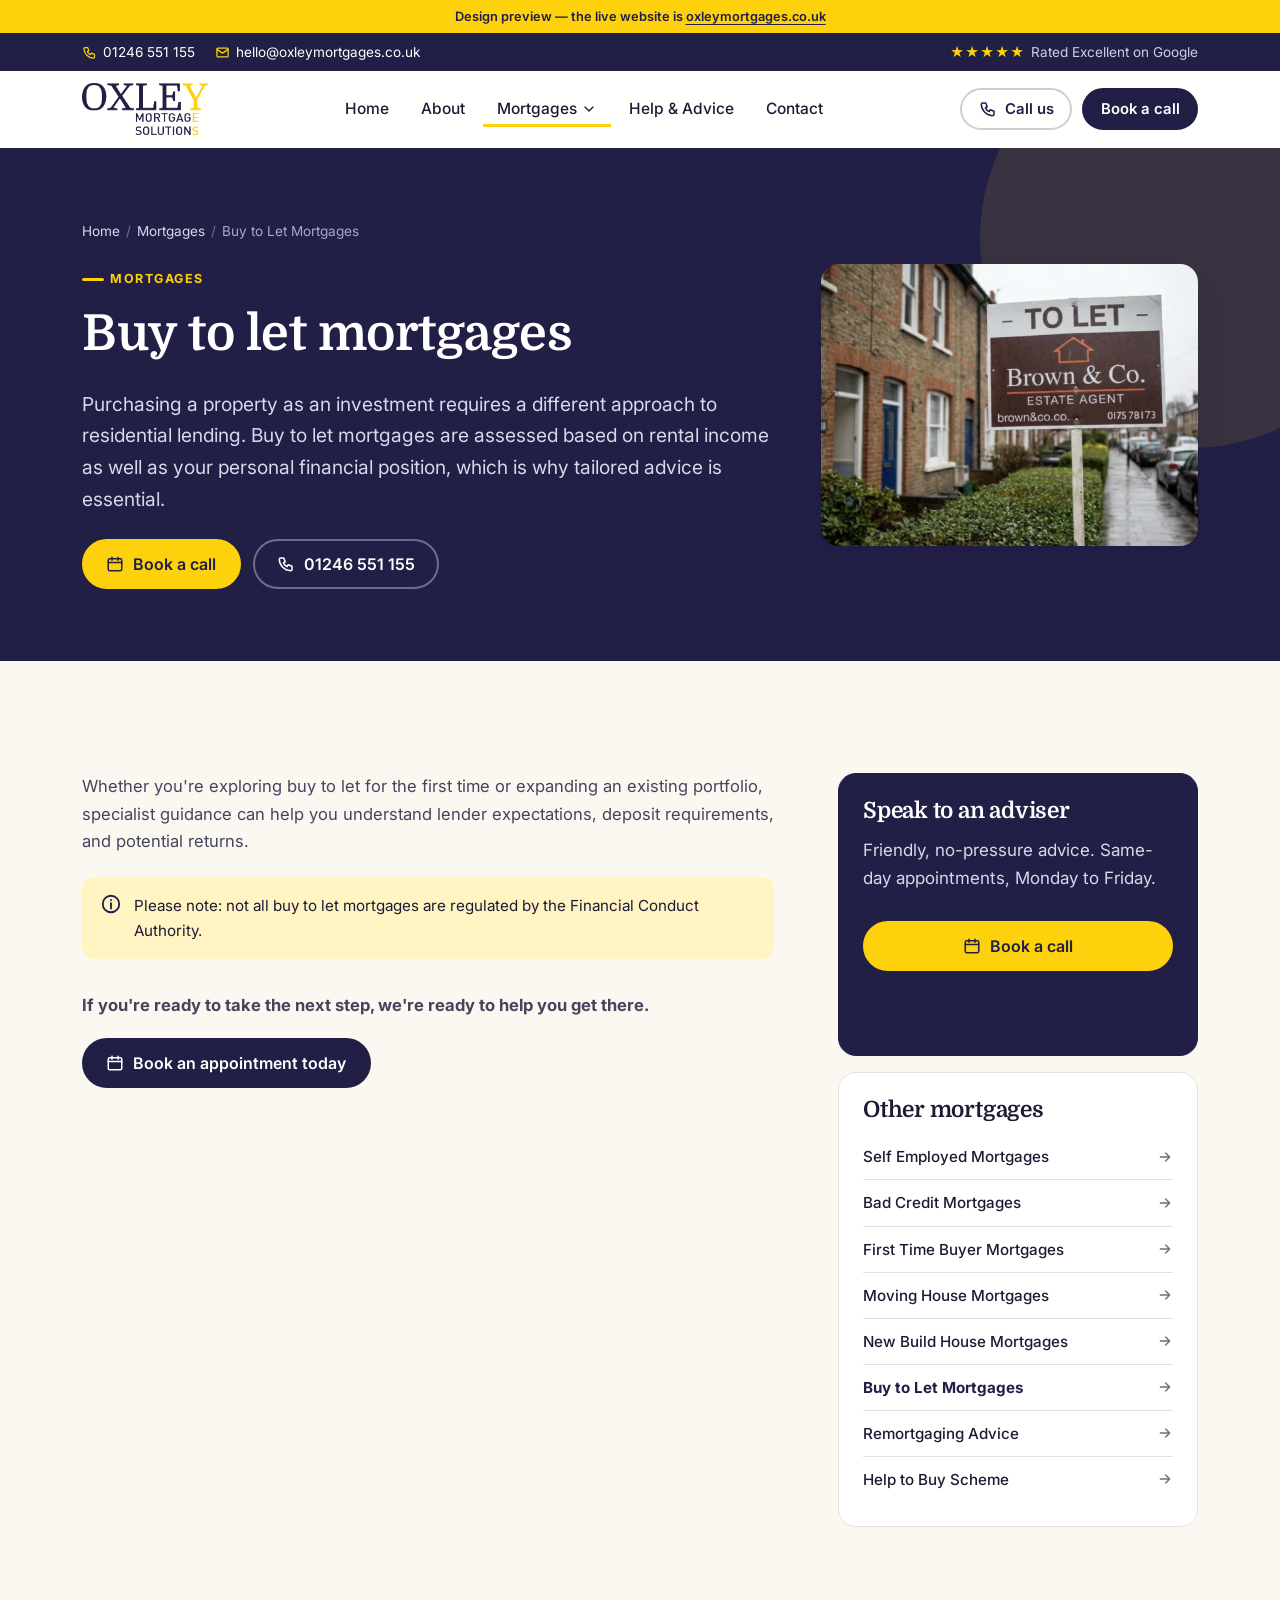
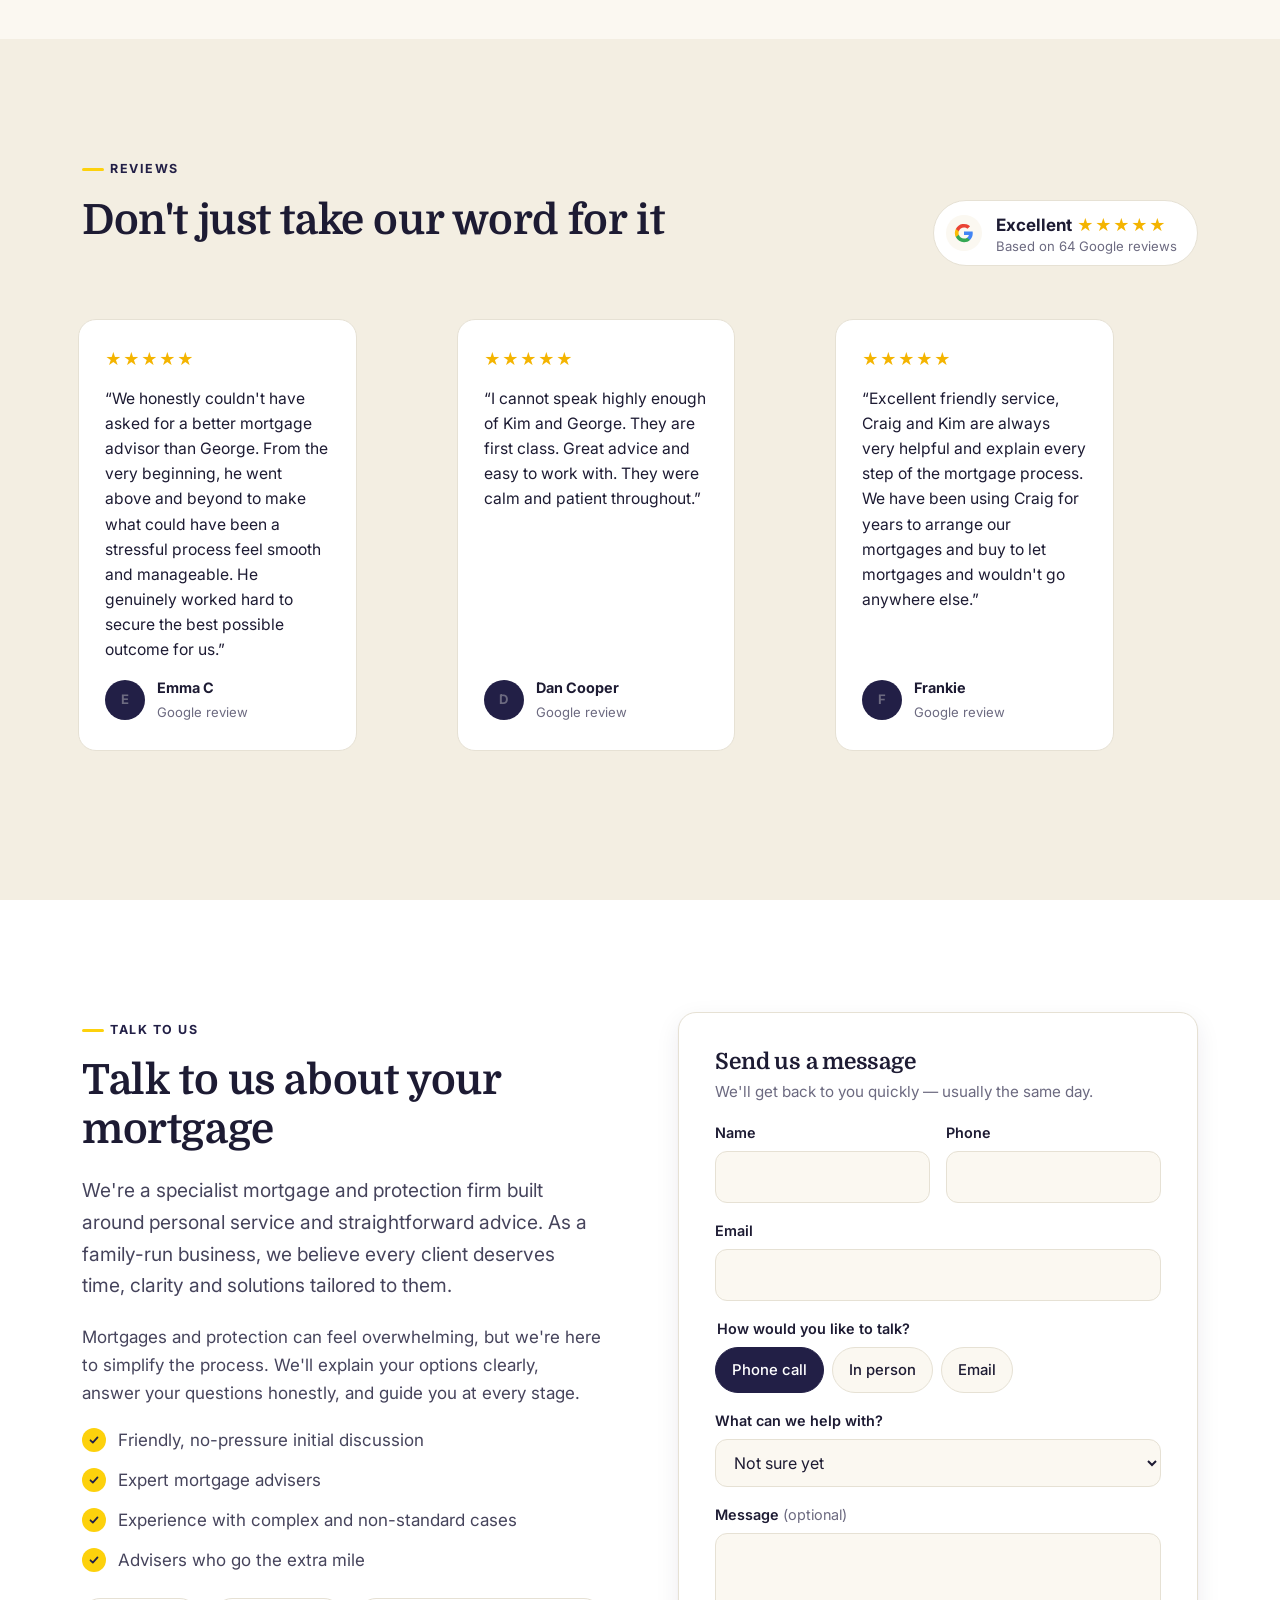
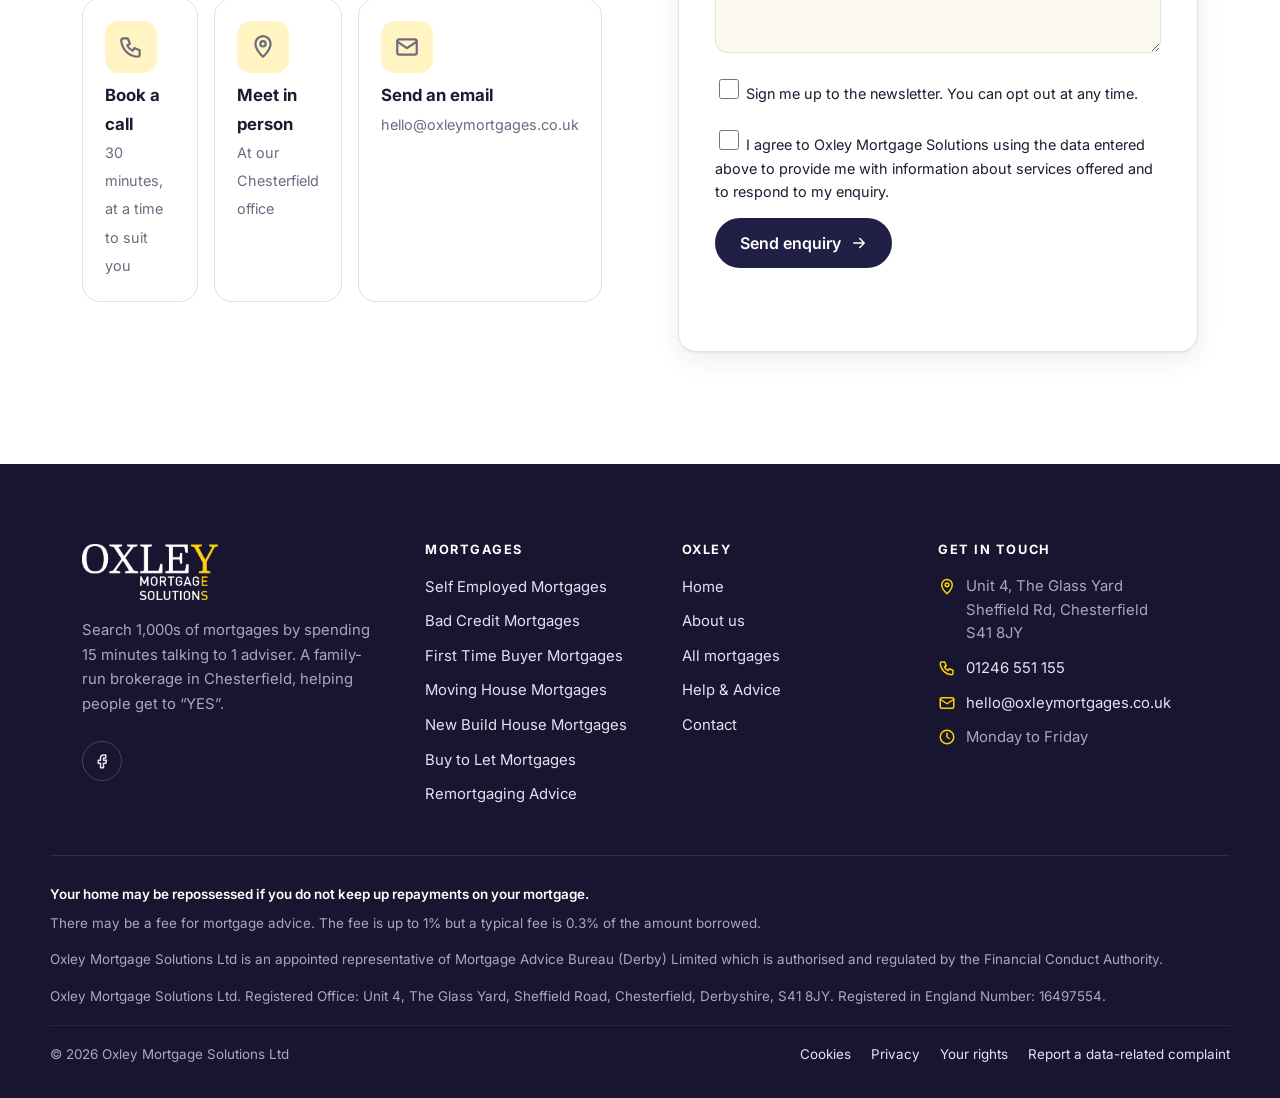
<file: buy-to-let-mortgages/index.html>
<!doctype html>
<html lang="en-GB" class="no-js">
<head>
<meta charset="utf-8">
<meta name="viewport" content="width=device-width, initial-scale=1, viewport-fit=cover">
<title>Buy to Let Mortgages | Oxley Mortgage Solutions</title>
<meta name="description" content="Your first rental or a growing portfolio — lending based on rent as well as income.">
<!-- Design preview only: keep out of search results so the live site's SEO is untouched -->
<meta name="robots" content="noindex, nofollow, noarchive, nosnippet, noimageindex">
<meta name="googlebot" content="noindex, nofollow">
<link rel="canonical" href="https://oxleymortgages.co.uk/buy-to-let-mortgages/">
<meta name="theme-color" content="#221f46">
<link rel="icon" href="../assets/img/favicon-32.png" sizes="32x32">
<link rel="apple-touch-icon" href="../assets/img/apple-touch-icon.png">
<link rel="preconnect" href="https://fonts.googleapis.com">
<link rel="preconnect" href="https://fonts.gstatic.com" crossorigin>
<link href="https://fonts.googleapis.com/css2?family=Domine:wght@600;700&family=Inter:wght@400;500;600;700;800&display=swap" rel="stylesheet">
<link rel="stylesheet" href="../assets/css/site.css">
</head>
<body>
<a class="skip" href="#main">Skip to content</a>
<div class="preview-flag">Design preview — the live website is <a href="https://oxleymortgages.co.uk/">oxleymortgages.co.uk</a></div>
<div class="topbar"><div class="wrap">
  <div class="topbar__left">
    <a class="topbar__item" href="tel:01246551155"><svg class="" viewBox="0 0 24 24" fill="none" stroke="currentColor" stroke-width="2" stroke-linecap="round" stroke-linejoin="round" aria-hidden="true"><path d="M5 4h4l2 5-2.5 1.5a11 11 0 005 5L15 13l5 2v4a2 2 0 01-2 2A16 16 0 013 6a2 2 0 012-2z"/></svg>01246 551 155</a>
    <a class="topbar__item topbar__hide-sm" href="mailto:hello@oxleymortgages.co.uk"><svg class="" viewBox="0 0 24 24" fill="none" stroke="currentColor" stroke-width="2" stroke-linecap="round" stroke-linejoin="round" aria-hidden="true"><rect x="3" y="5" width="18" height="14" rx="2"/><path d="M3 7l9 6 9-6"/></svg>hello@oxleymortgages.co.uk</a>
  </div>
  <div class="topbar__item topbar__hide-sm"><span class="topbar__stars">★★★★★</span> Rated Excellent on Google</div>
</div></div>
<header class="header"><div class="wrap">
  <a class="logo" href="../" aria-label="Oxley Mortgage Solutions — home"><img src="../assets/img/logo.png" alt="Oxley Mortgage Solutions" width="774" height="319"></a>
  <nav class="nav" aria-label="Main">
    <a class="nav__link" href="../">Home</a>
    <a class="nav__link" href="../about-oxley/">About</a>
    <div class="nav__item">
      <button class="nav__toggle is-current" aria-expanded="false" aria-haspopup="true">Mortgages <svg class="" viewBox="0 0 24 24" fill="none" stroke="currentColor" stroke-width="2" stroke-linecap="round" stroke-linejoin="round" aria-hidden="true"><path d="M6 9l6 6 6-6"/></svg></button>
      <div class="nav__menu"><a href="../self-employed-mortgages/"><span class="ico"><svg class="" viewBox="0 0 24 24" fill="none" stroke="currentColor" stroke-width="2" stroke-linecap="round" stroke-linejoin="round" aria-hidden="true"><rect x="3" y="7" width="18" height="13" rx="2"/><path d="M9 7V5a2 2 0 012-2h2a2 2 0 012 2v2M3 13h18"/></svg></span>Self Employed Mortgages</a><a href="../bad-credit-mortgages/"><span class="ico"><svg class="" viewBox="0 0 24 24" fill="none" stroke="currentColor" stroke-width="2" stroke-linecap="round" stroke-linejoin="round" aria-hidden="true"><rect x="2.5" y="5" width="19" height="14" rx="2"/><path d="M2.5 10h19M6 15h4"/></svg></span>Bad Credit Mortgages</a><a href="../first-time-buyer-mortgages/"><span class="ico"><svg class="" viewBox="0 0 24 24" fill="none" stroke="currentColor" stroke-width="2" stroke-linecap="round" stroke-linejoin="round" aria-hidden="true"><circle cx="8" cy="15" r="4"/><path d="M11 12l9-9M17 6l3 3M15 8l2 2"/></svg></span>First Time Buyer Mortgages</a><a href="../moving-house-mortgages/"><span class="ico"><svg class="" viewBox="0 0 24 24" fill="none" stroke="currentColor" stroke-width="2" stroke-linecap="round" stroke-linejoin="round" aria-hidden="true"><path d="M3 8l9-5 9 5v8l-9 5-9-5V8z"/><path d="M3 8l9 5 9-5M12 13v8"/></svg></span>Moving House Mortgages</a><a href="../new-build-house-mortgages/"><span class="ico"><svg class="" viewBox="0 0 24 24" fill="none" stroke="currentColor" stroke-width="2" stroke-linecap="round" stroke-linejoin="round" aria-hidden="true"><path d="M3 21h18M5 21V10l7-6 7 6v11"/><path d="M10 21v-6h4v6"/><path d="M15 3h4v4"/></svg></span>New Build House Mortgages</a><a href="../buy-to-let-mortgages/"><span class="ico"><svg class="" viewBox="0 0 24 24" fill="none" stroke="currentColor" stroke-width="2" stroke-linecap="round" stroke-linejoin="round" aria-hidden="true"><rect x="4" y="3" width="16" height="18" rx="1"/><path d="M8 7h2M14 7h2M8 11h2M14 11h2M8 15h2M14 15h2M11 21v-3h2v3"/></svg></span>Buy to Let Mortgages</a><a href="../remortgaging-advice/"><span class="ico"><svg class="" viewBox="0 0 24 24" fill="none" stroke="currentColor" stroke-width="2" stroke-linecap="round" stroke-linejoin="round" aria-hidden="true"><path d="M20 11a8 8 0 00-14.6-4.5L3 9M4 13a8 8 0 0014.6 4.5L21 15"/><path d="M3 4v5h5M21 20v-5h-5"/></svg></span>Remortgaging Advice</a><a href="../help-to-buy-scheme/"><span class="ico"><svg class="" viewBox="0 0 24 24" fill="none" stroke="currentColor" stroke-width="2" stroke-linecap="round" stroke-linejoin="round" aria-hidden="true"><path d="M3 11l9-7 9 7"/><path d="M5 10v10h14V10"/><path d="M9.5 15.5l2 2 3.5-4"/></svg></span>Help to Buy Scheme</a><div class="nav__menu-all"><a href="../mortgages/">View all mortgage options <svg class="" viewBox="0 0 24 24" fill="none" stroke="currentColor" stroke-width="2" stroke-linecap="round" stroke-linejoin="round" aria-hidden="true"><path d="M5 12h14M13 6l6 6-6 6"/></svg></a></div></div>
    </div>
    <a class="nav__link" href="../help-advice/">Help &amp; Advice</a>
    <a class="nav__link" href="../contact-oxley-mortgages/">Contact</a>
  </nav>
  <div class="header__actions">
    <a class="btn btn--ghost btn--sm" href="tel:01246551155"><svg class="" viewBox="0 0 24 24" fill="none" stroke="currentColor" stroke-width="2" stroke-linecap="round" stroke-linejoin="round" aria-hidden="true"><path d="M5 4h4l2 5-2.5 1.5a11 11 0 005 5L15 13l5 2v4a2 2 0 01-2 2A16 16 0 013 6a2 2 0 012-2z"/></svg>Call us</a>
    <a class="btn btn--sm" href="https://calendly.com/george-oxleymortgages/30min" target="_blank" rel="noopener">Book a call</a>
    <button class="burger" data-drawer-open aria-controls="drawer" aria-expanded="false" aria-label="Open menu"><svg class="" viewBox="0 0 24 24" fill="none" stroke="currentColor" stroke-width="2" stroke-linecap="round" stroke-linejoin="round" aria-hidden="true"><path d="M4 7h16M4 12h16M4 17h16"/></svg></button>
  </div>
</div></header>
<div class="drawer" id="drawer" aria-hidden="true">
  <div class="drawer__scrim" data-drawer-close></div>
  <div class="drawer__panel" role="dialog" aria-modal="true" aria-label="Menu">
    <div class="drawer__head"><img src="../assets/img/logo.png" alt="Oxley Mortgage Solutions"><button class="burger" style="display:inline-flex" data-drawer-close aria-label="Close menu"><svg class="" viewBox="0 0 24 24" fill="none" stroke="currentColor" stroke-width="2" stroke-linecap="round" stroke-linejoin="round" aria-hidden="true"><path d="M6 6l12 12M18 6L6 18"/></svg></button></div>
    <nav aria-label="Mobile">
      <a href="../">Home</a>
      <a href="../about-oxley/">About Oxley</a>
      <details open><summary>Mortgages <svg class="" viewBox="0 0 24 24" fill="none" stroke="currentColor" stroke-width="2" stroke-linecap="round" stroke-linejoin="round" aria-hidden="true"><path d="M6 9l6 6 6-6"/></svg></summary><div><a href="../self-employed-mortgages/">Self Employed Mortgages</a><a href="../bad-credit-mortgages/">Bad Credit Mortgages</a><a href="../first-time-buyer-mortgages/">First Time Buyer Mortgages</a><a href="../moving-house-mortgages/">Moving House Mortgages</a><a href="../new-build-house-mortgages/">New Build House Mortgages</a><a href="../buy-to-let-mortgages/">Buy to Let Mortgages</a><a href="../remortgaging-advice/">Remortgaging Advice</a><a href="../help-to-buy-scheme/">Help to Buy Scheme</a><a href="../mortgages/"><strong>All mortgage options</strong></a></div></details>
      <a href="../help-advice/">Help &amp; Advice</a>
      <a href="../contact-oxley-mortgages/">Contact</a>
    </nav>
    <div class="drawer__foot">
      <a class="btn" href="https://calendly.com/george-oxleymortgages/30min" target="_blank" rel="noopener"><svg class="" viewBox="0 0 24 24" fill="none" stroke="currentColor" stroke-width="2" stroke-linecap="round" stroke-linejoin="round" aria-hidden="true"><rect x="3" y="5" width="18" height="16" rx="2"/><path d="M3 10h18M8 3v4M16 3v4"/></svg>Book a call</a>
      <a class="btn btn--yellow" href="tel:01246551155"><svg class="" viewBox="0 0 24 24" fill="none" stroke="currentColor" stroke-width="2" stroke-linecap="round" stroke-linejoin="round" aria-hidden="true"><path d="M5 4h4l2 5-2.5 1.5a11 11 0 005 5L15 13l5 2v4a2 2 0 01-2 2A16 16 0 013 6a2 2 0 012-2z"/></svg>01246 551 155</a>
      <p>Same-day appointments, Monday to Friday</p>
    </div>
  </div>
</div>
<main id="main">
<section class="page-hero"><div class="wrap"><div><nav class="crumbs" aria-label="Breadcrumb"><a href="../">Home</a><span>/</span><a href="../mortgages/">Mortgages</a><span>/</span>Buy to Let Mortgages</nav><span class="eyebrow">Mortgages</span><h1>Buy to let mortgages</h1><p class="lede">Purchasing a property as an investment requires a different approach to residential lending. Buy to let mortgages are assessed based on rental income as well as your personal financial position, which is why tailored advice is essential.</p><div class="btn-row" style="margin-top:24px"><a class="btn btn--yellow" href="https://calendly.com/george-oxleymortgages/30min" target="_blank" rel="noopener"><svg class="" viewBox="0 0 24 24" fill="none" stroke="currentColor" stroke-width="2" stroke-linecap="round" stroke-linejoin="round" aria-hidden="true"><rect x="3" y="5" width="18" height="16" rx="2"/><path d="M3 10h18M8 3v4M16 3v4"/></svg>Book a call</a><a class="btn btn--ghost" href="tel:01246551155" style="color:#fff;border-color:rgba(255,255,255,.35)"><svg class="" viewBox="0 0 24 24" fill="none" stroke="currentColor" stroke-width="2" stroke-linecap="round" stroke-linejoin="round" aria-hidden="true"><path d="M5 4h4l2 5-2.5 1.5a11 11 0 005 5L15 13l5 2v4a2 2 0 01-2 2A16 16 0 013 6a2 2 0 012-2z"/></svg>01246 551 155</a></div></div><div class="page-hero__img"><img src="../assets/img/buy-to-let.webp" alt="" fetchpriority="high"></div></div></section>
<section class="section"><div class="wrap content-grid">
  <article class="prose"><p>Whether you're exploring buy to let for the first time or expanding an existing portfolio, specialist guidance can help you understand lender expectations, deposit requirements, and potential returns.</p><div class="notice"><svg class="" viewBox="0 0 24 24" fill="none" stroke="currentColor" stroke-width="2" stroke-linecap="round" stroke-linejoin="round" aria-hidden="true"><circle cx="12" cy="12" r="9"/><path d="M12 11v6M12 7.5v.5"/></svg><span>Please note: not all buy to let mortgages are regulated by the Financial Conduct Authority.</span></div><p style="margin-top:2em"><strong>If you're ready to take the next step, we're ready to help you get there.</strong></p><a class="btn" href="https://calendly.com/george-oxleymortgages/30min" target="_blank" rel="noopener"><svg class="" viewBox="0 0 24 24" fill="none" stroke="currentColor" stroke-width="2" stroke-linecap="round" stroke-linejoin="round" aria-hidden="true"><rect x="3" y="5" width="18" height="16" rx="2"/><path d="M3 10h18M8 3v4M16 3v4"/></svg>Book an appointment today</a></article>
  <aside class="aside">
    <div class="aside-card aside-card--navy"><h3>Speak to an adviser</h3><p>Friendly, no-pressure advice. Same-day appointments, Monday to Friday.</p>
      <a class="btn btn--yellow" href="https://calendly.com/george-oxleymortgages/30min" target="_blank" rel="noopener"><svg class="" viewBox="0 0 24 24" fill="none" stroke="currentColor" stroke-width="2" stroke-linecap="round" stroke-linejoin="round" aria-hidden="true"><rect x="3" y="5" width="18" height="16" rx="2"/><path d="M3 10h18M8 3v4M16 3v4"/></svg>Book a call</a><a class="btn btn--ghost" href="tel:01246551155"><svg class="" viewBox="0 0 24 24" fill="none" stroke="currentColor" stroke-width="2" stroke-linecap="round" stroke-linejoin="round" aria-hidden="true"><path d="M5 4h4l2 5-2.5 1.5a11 11 0 005 5L15 13l5 2v4a2 2 0 01-2 2A16 16 0 013 6a2 2 0 012-2z"/></svg>01246 551 155</a></div>
    <div class="aside-card"><h3>Other mortgages</h3><ul><li><a href="../self-employed-mortgages/">Self Employed Mortgages <svg class="" viewBox="0 0 24 24" fill="none" stroke="currentColor" stroke-width="2" stroke-linecap="round" stroke-linejoin="round" aria-hidden="true"><path d="M5 12h14M13 6l6 6-6 6"/></svg></a></li><li><a href="../bad-credit-mortgages/">Bad Credit Mortgages <svg class="" viewBox="0 0 24 24" fill="none" stroke="currentColor" stroke-width="2" stroke-linecap="round" stroke-linejoin="round" aria-hidden="true"><path d="M5 12h14M13 6l6 6-6 6"/></svg></a></li><li><a href="../first-time-buyer-mortgages/">First Time Buyer Mortgages <svg class="" viewBox="0 0 24 24" fill="none" stroke="currentColor" stroke-width="2" stroke-linecap="round" stroke-linejoin="round" aria-hidden="true"><path d="M5 12h14M13 6l6 6-6 6"/></svg></a></li><li><a href="../moving-house-mortgages/">Moving House Mortgages <svg class="" viewBox="0 0 24 24" fill="none" stroke="currentColor" stroke-width="2" stroke-linecap="round" stroke-linejoin="round" aria-hidden="true"><path d="M5 12h14M13 6l6 6-6 6"/></svg></a></li><li><a href="../new-build-house-mortgages/">New Build House Mortgages <svg class="" viewBox="0 0 24 24" fill="none" stroke="currentColor" stroke-width="2" stroke-linecap="round" stroke-linejoin="round" aria-hidden="true"><path d="M5 12h14M13 6l6 6-6 6"/></svg></a></li><li><a href="../buy-to-let-mortgages/" aria-current=page>Buy to Let Mortgages <svg class="" viewBox="0 0 24 24" fill="none" stroke="currentColor" stroke-width="2" stroke-linecap="round" stroke-linejoin="round" aria-hidden="true"><path d="M5 12h14M13 6l6 6-6 6"/></svg></a></li><li><a href="../remortgaging-advice/">Remortgaging Advice <svg class="" viewBox="0 0 24 24" fill="none" stroke="currentColor" stroke-width="2" stroke-linecap="round" stroke-linejoin="round" aria-hidden="true"><path d="M5 12h14M13 6l6 6-6 6"/></svg></a></li><li><a href="../help-to-buy-scheme/">Help to Buy Scheme <svg class="" viewBox="0 0 24 24" fill="none" stroke="currentColor" stroke-width="2" stroke-linecap="round" stroke-linejoin="round" aria-hidden="true"><path d="M5 12h14M13 6l6 6-6 6"/></svg></a></li></ul></div>
  </aside>
</div></section>
<section class="section section--sand" id="reviews"><div class="wrap">
<div class="reviews-head"><div><span class="eyebrow">Reviews</span><h2>Don't just take our word for it</h2></div>
<div class="rating"><span class="rating__g"><svg viewBox="0 0 24 24" aria-hidden="true"><path fill="#4285F4" d="M22.5 12.3c0-.8-.1-1.5-.2-2.2H12v4.2h5.9a5 5 0 01-2.2 3.3v2.7h3.5c2.1-1.9 3.3-4.7 3.3-8z"/><path fill="#34A853" d="M12 23c3 0 5.4-1 7.2-2.7l-3.5-2.7c-1 .7-2.2 1-3.7 1-2.9 0-5.3-1.9-6.2-4.5H2.2v2.8A11 11 0 0012 23z"/><path fill="#FBBC05" d="M5.8 14.1a6.6 6.6 0 010-4.2V7.1H2.2a11 11 0 000 9.8l3.6-2.8z"/><path fill="#EA4335" d="M12 5.4c1.6 0 3 .6 4.2 1.6l3.1-3.1A11 11 0 002.2 7.1l3.6 2.8C6.7 7.3 9.1 5.4 12 5.4z"/></svg></span><div><strong>Excellent</strong> <span class="stars">★★★★★</span><small>Based on 64 Google reviews</small></div></div></div>
<div class="reviews" tabindex="0" aria-label="Customer reviews"><figure class="review"><div class="stars" aria-label="5 out of 5 stars">★★★★★</div><blockquote>“We honestly couldn&#x27;t have asked for a better mortgage advisor than George. From the very beginning, he went above and beyond to make what could have been a stressful process feel smooth and manageable. He genuinely worked hard to secure the best possible outcome for us.”</blockquote>
<footer><span class="review__avatar">E</span><div><strong>Emma C</strong><span>Google review</span></div></footer></figure><figure class="review"><div class="stars" aria-label="5 out of 5 stars">★★★★★</div><blockquote>“I cannot speak highly enough of Kim and George. They are first class. Great advice and easy to work with. They were calm and patient throughout.”</blockquote>
<footer><span class="review__avatar">D</span><div><strong>Dan Cooper</strong><span>Google review</span></div></footer></figure><figure class="review"><div class="stars" aria-label="5 out of 5 stars">★★★★★</div><blockquote>“Excellent friendly service, Craig and Kim are always very helpful and explain every step of the mortgage process. We have been using Craig for years to arrange our mortgages and buy to let mortgages and wouldn&#x27;t go anywhere else.”</blockquote>
<footer><span class="review__avatar">F</span><div><strong>Frankie</strong><span>Google review</span></div></footer></figure><figure class="review"><div class="stars" aria-label="5 out of 5 stars">★★★★★</div><blockquote>“George is absolutely fantastic! Very fast and efficient! Booked an appointment with him on the same day of looking for someone, and a later appointment in the day which was perfect for me, and not what everyone offers!”</blockquote>
<footer><span class="review__avatar">J</span><div><strong>Jessica Woodcroft</strong><span>Google review</span></div></footer></figure><figure class="review"><div class="stars" aria-label="5 out of 5 stars">★★★★★</div><blockquote>“George and Kim have both been amazing to work with. They have made a stressful and complicated process very straightforward and easy. I really don&#x27;t like filling in forms or getting quotes, and they just took care of it all.”</blockquote>
<footer><span class="review__avatar">A</span><div><strong>Anne Crane</strong><span>Google review</span></div></footer></figure><figure class="review"><div class="stars" aria-label="5 out of 5 stars">★★★★★</div><blockquote>“Would recommend. A massive thank you to George B in particular, he helped us massively as first time buyers, we are very grateful!”</blockquote>
<footer><span class="review__avatar">E</span><div><strong>Ed Green</strong><span>Google review</span></div></footer></figure><figure class="review"><div class="stars" aria-label="5 out of 5 stars">★★★★★</div><blockquote>“George was fantastic! From the moment I reached out, to the final email saying congratulations on completing, he was fab from start to finish! His knowledge is unmatched. Highly highly recommended!! 10/10!”</blockquote>
<footer><span class="review__avatar">E</span><div><strong>Emily May</strong><span>Google review</span></div></footer></figure><figure class="review"><div class="stars" aria-label="5 out of 5 stars">★★★★★</div><blockquote>“Very helpful and gave advice around aspects I hadn&#x27;t considered. Flexible with appointments. Worthwhile.”</blockquote>
<footer><span class="review__avatar">L</span><div><strong>Lynne Bird</strong><span>Google review</span></div></footer></figure></div></div></section>

<section class="section section--white" id="contact"><div class="wrap split split--top">
<div class="reveal"><span class="eyebrow">Talk to us</span><h2>Talk to us about your mortgage</h2>
<p class="lede">We're a specialist mortgage and protection firm built around personal service and straightforward advice. As a family-run business, we believe every client deserves time, clarity and solutions tailored to them.</p>
<p>Mortgages and protection can feel overwhelming, but we're here to simplify the process. We'll explain your options clearly, answer your questions honestly, and guide you at every stage.</p>
<ul class="checks"><li>Friendly, no-pressure initial discussion</li><li>Expert mortgage advisers</li><li>Experience with complex and non-standard cases</li><li>Advisers who go the extra mile</li></ul>
<div class="contact-options">
  <a class="contact-opt" href="https://calendly.com/george-oxleymortgages/30min" target="_blank" rel="noopener"><span class="ico"><svg class="" viewBox="0 0 24 24" fill="none" stroke="currentColor" stroke-width="2" stroke-linecap="round" stroke-linejoin="round" aria-hidden="true"><path d="M5 4h4l2 5-2.5 1.5a11 11 0 005 5L15 13l5 2v4a2 2 0 01-2 2A16 16 0 013 6a2 2 0 012-2z"/></svg></span><div><strong>Book a call</strong><br><span>30 minutes, at a time to suit you</span></div></a>
  <a class="contact-opt" href="https://calendly.com/george-oxleymortgages/1-hour-in-person-chat" target="_blank" rel="noopener"><span class="ico"><svg class="" viewBox="0 0 24 24" fill="none" stroke="currentColor" stroke-width="2" stroke-linecap="round" stroke-linejoin="round" aria-hidden="true"><path d="M12 21s-7-6.2-7-12a7 7 0 0114 0c0 5.8-7 12-7 12z"/><circle cx="12" cy="9" r="2.5"/></svg></span><div><strong>Meet in person</strong><br><span>At our Chesterfield office</span></div></a>
  <a class="contact-opt" href="mailto:hello@oxleymortgages.co.uk"><span class="ico"><svg class="" viewBox="0 0 24 24" fill="none" stroke="currentColor" stroke-width="2" stroke-linecap="round" stroke-linejoin="round" aria-hidden="true"><rect x="3" y="5" width="18" height="14" rx="2"/><path d="M3 7l9 6 9-6"/></svg></span><div><strong>Send an email</strong><br><span>hello@oxleymortgages.co.uk</span></div></a>
</div></div>
<div class="reveal"><form class="form" data-enquiry novalidate>
<h3>Send us a message</h3><p>We'll get back to you quickly — usually the same day.</p>
<div class="form-grid">
  <div class="field"><label for="f-name">Name</label><input id="f-name" name="name" autocomplete="name" required></div>
  <div class="field"><label for="f-phone">Phone</label><input id="f-phone" name="phone" type="tel" autocomplete="tel" required></div>
  <div class="field full"><label for="f-email">Email</label><input id="f-email" name="email" type="email" autocomplete="email" required></div>
  <div class="field full"><fieldset><legend>How would you like to talk?</legend><div class="pills">
    <label><input type="radio" name="method" value="Phone call" checked><span>Phone call</span></label>
    <label><input type="radio" name="method" value="In person"><span>In person</span></label>
    <label><input type="radio" name="method" value="Email"><span>Email</span></label></div></fieldset></div>
  <div class="field full"><label for="f-topic">What can we help with?</label><select id="f-topic" name="topic"><option value="">Not sure yet</option><option>Self Employed Mortgages</option><option>Bad Credit Mortgages</option><option>First Time Buyer Mortgages</option><option>Moving House Mortgages</option><option>New Build House Mortgages</option><option>Buy to Let Mortgages</option><option>Remortgaging Advice</option></select></div>
  <div class="field full"><label for="f-msg">Message <span style="font-weight:400;color:var(--muted)">(optional)</span></label><textarea id="f-msg" name="message"></textarea></div>
  <div class="field full"><label class="check"><input type="checkbox" name="newsletter"> Sign me up to the newsletter. You can opt out at any time.</label></div>
  <div class="field full"><label class="check"><input type="checkbox" name="consent" required> I agree to Oxley Mortgage Solutions using the data entered above to provide me with information about services offered and to respond to my enquiry.</label></div>
</div>
<button class="btn" type="submit">Send enquiry <svg class="" viewBox="0 0 24 24" fill="none" stroke="currentColor" stroke-width="2" stroke-linecap="round" stroke-linejoin="round" aria-hidden="true"><path d="M5 12h14M13 6l6 6-6 6"/></svg></button>
<p class="form__status" role="status" aria-live="polite"></p>
</form></div>
</div></section>
</main>
<footer class="footer">
  <div class="wrap footer__grid">
    <div class="footer__brand">
      <img src="../assets/img/logo-white.png" alt="Oxley Mortgage Solutions" width="773" height="319">
      <p>Search 1,000s of mortgages by spending 15 minutes talking to 1 adviser. A family-run brokerage in Chesterfield, helping people get to “YES”.</p>
      <a class="social" href="https://www.facebook.com/OxleyMortgageSolutions" aria-label="Oxley on Facebook" rel="noopener"><svg class="" viewBox="0 0 24 24" fill="none" stroke="currentColor" stroke-width="2" stroke-linecap="round" stroke-linejoin="round" aria-hidden="true"><path d="M14 8h3V4h-3a4 4 0 00-4 4v3H7v4h3v6h4v-6h3l1-4h-4V8z"/></svg></a>
    </div>
    <div><h4>Mortgages</h4><ul><li><a href="../self-employed-mortgages/">Self Employed Mortgages</a></li><li><a href="../bad-credit-mortgages/">Bad Credit Mortgages</a></li><li><a href="../first-time-buyer-mortgages/">First Time Buyer Mortgages</a></li><li><a href="../moving-house-mortgages/">Moving House Mortgages</a></li><li><a href="../new-build-house-mortgages/">New Build House Mortgages</a></li><li><a href="../buy-to-let-mortgages/">Buy to Let Mortgages</a></li><li><a href="../remortgaging-advice/">Remortgaging Advice</a></li></ul></div>
    <div><h4>Oxley</h4><ul>
      <li><a href="../">Home</a></li><li><a href="../about-oxley/">About us</a></li><li><a href="../mortgages/">All mortgages</a></li>
      <li><a href="../help-advice/">Help &amp; Advice</a></li><li><a href="../contact-oxley-mortgages/">Contact</a></li></ul></div>
    <div><h4>Get in touch</h4><ul class="footer__contact">
      <li><svg class="" viewBox="0 0 24 24" fill="none" stroke="currentColor" stroke-width="2" stroke-linecap="round" stroke-linejoin="round" aria-hidden="true"><path d="M12 21s-7-6.2-7-12a7 7 0 0114 0c0 5.8-7 12-7 12z"/><circle cx="12" cy="9" r="2.5"/></svg><address>Unit 4, The Glass Yard<br>Sheffield Rd, Chesterfield<br>S41 8JY</address></li>
      <li><svg class="" viewBox="0 0 24 24" fill="none" stroke="currentColor" stroke-width="2" stroke-linecap="round" stroke-linejoin="round" aria-hidden="true"><path d="M5 4h4l2 5-2.5 1.5a11 11 0 005 5L15 13l5 2v4a2 2 0 01-2 2A16 16 0 013 6a2 2 0 012-2z"/></svg><a href="tel:01246551155">01246 551 155</a></li>
      <li><svg class="" viewBox="0 0 24 24" fill="none" stroke="currentColor" stroke-width="2" stroke-linecap="round" stroke-linejoin="round" aria-hidden="true"><rect x="3" y="5" width="18" height="14" rx="2"/><path d="M3 7l9 6 9-6"/></svg><a href="mailto:hello@oxleymortgages.co.uk">hello@oxleymortgages.co.uk</a></li>
      <li><svg class="" viewBox="0 0 24 24" fill="none" stroke="currentColor" stroke-width="2" stroke-linecap="round" stroke-linejoin="round" aria-hidden="true"><circle cx="12" cy="12" r="9"/><path d="M12 7v5l3 2"/></svg><span>Monday to Friday</span></li></ul></div>
  </div>
  <div class="wrap legal">
    <p class="legal__warn">Your home may be repossessed if you do not keep up repayments on your mortgage.</p>
    <p>There may be a fee for mortgage advice. The fee is up to 1% but a typical fee is 0.3% of the amount borrowed.</p>
    <p>Oxley Mortgage Solutions Ltd is an appointed representative of Mortgage Advice Bureau (Derby) Limited which is authorised and regulated by the Financial Conduct Authority.</p>
    <p>Oxley Mortgage Solutions Ltd. Registered Office: Unit 4, The Glass Yard, Sheffield Road, Chesterfield, Derbyshire, S41 8JY. Registered in England Number: 16497554.</p>
    <div class="legal__bottom">
      <span>© <span data-year>2026</span> Oxley Mortgage Solutions Ltd</span>
      <ul><li><a href="https://oxleymortgages.co.uk/cookie-policy-uk/">Cookies</a></li><li><a href="https://oxleymortgages.co.uk/privacy-policy-2/">Privacy</a></li><li><a href="https://oxleymortgages.co.uk/your-rights/">Your rights</a></li>
      <li><a href="https://mortgageadvicebureau-privacy.my.onetrust.com/incident-portal/webforms/2cf3bbcb-5488-430c-bb3d-69383d968fa5/5a75de46-dcd1-410a-a5b1-3bdb2ec854ee" rel="noopener">Report a data-related complaint</a></li></ul>
    </div>
  </div>
</footer>
<div class="mobile-bar"><a class="btn btn--yellow" href="tel:01246551155"><svg class="" viewBox="0 0 24 24" fill="none" stroke="currentColor" stroke-width="2" stroke-linecap="round" stroke-linejoin="round" aria-hidden="true"><path d="M5 4h4l2 5-2.5 1.5a11 11 0 005 5L15 13l5 2v4a2 2 0 01-2 2A16 16 0 013 6a2 2 0 012-2z"/></svg>Call</a><a class="btn" href="https://calendly.com/george-oxleymortgages/30min" target="_blank" rel="noopener"><svg class="" viewBox="0 0 24 24" fill="none" stroke="currentColor" stroke-width="2" stroke-linecap="round" stroke-linejoin="round" aria-hidden="true"><rect x="3" y="5" width="18" height="16" rx="2"/><path d="M3 10h18M8 3v4M16 3v4"/></svg>Book a call</a></div>
<script src="../assets/js/site.js" defer></script>
</body>
</html>
</file>
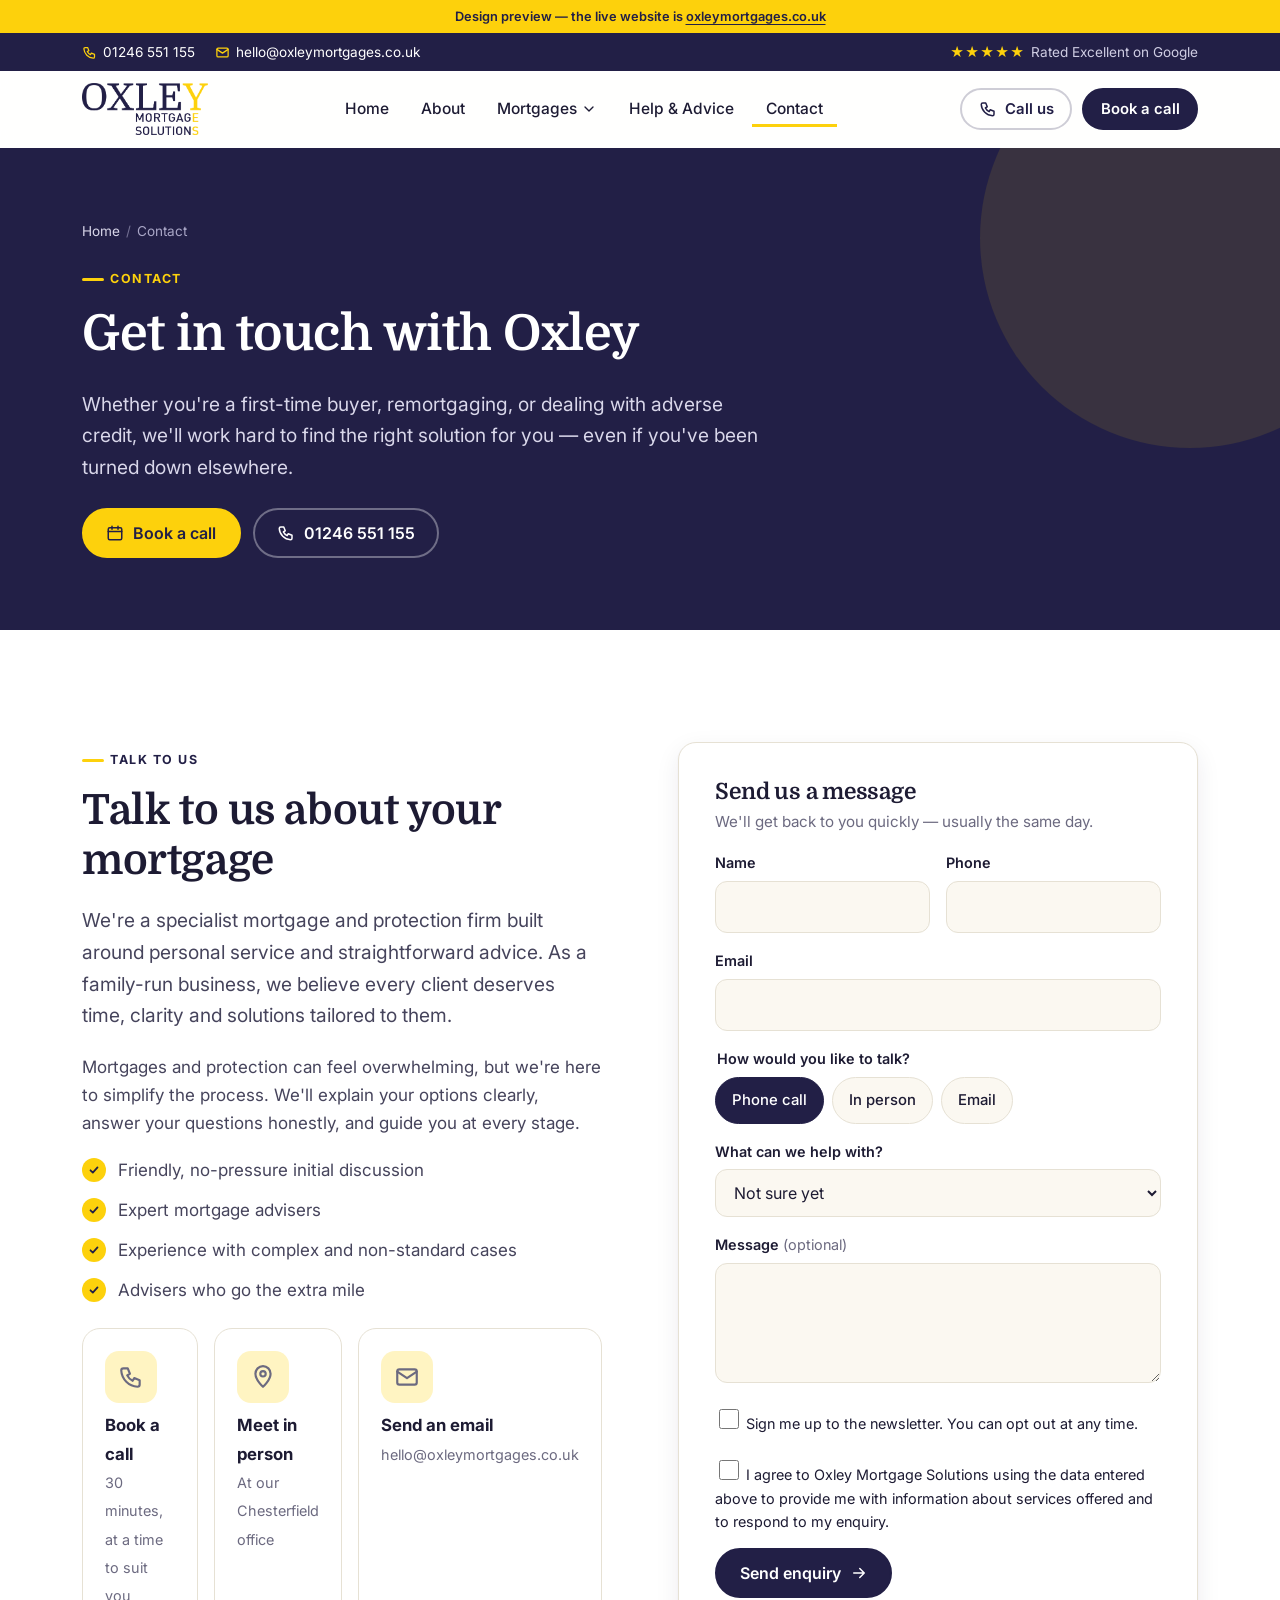
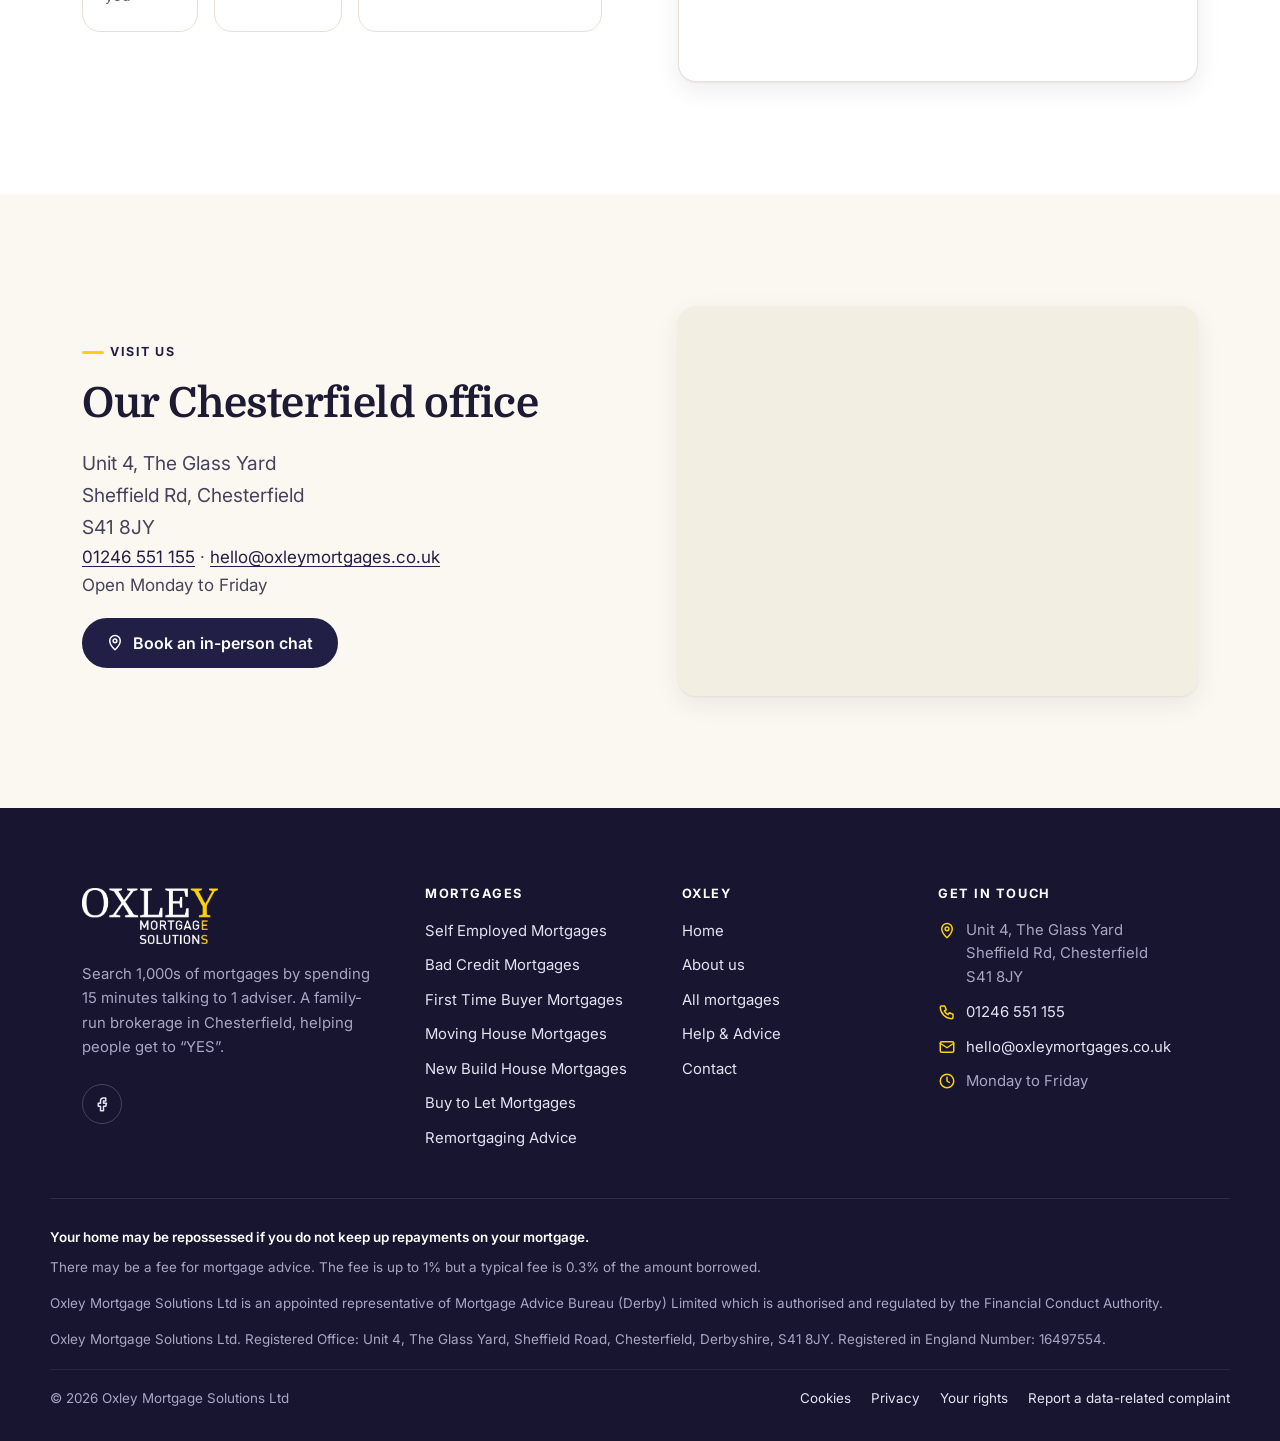
<file: contact-oxley-mortgages/index.html>
<!doctype html>
<html lang="en-GB" class="no-js">
<head>
<meta charset="utf-8">
<meta name="viewport" content="width=device-width, initial-scale=1, viewport-fit=cover">
<title>Contact | Oxley Mortgage Solutions</title>
<meta name="description" content="Contact Oxley Mortgage Solutions in Chesterfield.">
<!-- Design preview only: keep out of search results so the live site's SEO is untouched -->
<meta name="robots" content="noindex, nofollow, noarchive, nosnippet, noimageindex">
<meta name="googlebot" content="noindex, nofollow">
<link rel="canonical" href="https://oxleymortgages.co.uk/contact-oxley-mortgages/">
<meta name="theme-color" content="#221f46">
<link rel="icon" href="../assets/img/favicon-32.png" sizes="32x32">
<link rel="apple-touch-icon" href="../assets/img/apple-touch-icon.png">
<link rel="preconnect" href="https://fonts.googleapis.com">
<link rel="preconnect" href="https://fonts.gstatic.com" crossorigin>
<link href="https://fonts.googleapis.com/css2?family=Domine:wght@600;700&family=Inter:wght@400;500;600;700;800&display=swap" rel="stylesheet">
<link rel="stylesheet" href="../assets/css/site.css">
</head>
<body>
<a class="skip" href="#main">Skip to content</a>
<div class="preview-flag">Design preview — the live website is <a href="https://oxleymortgages.co.uk/">oxleymortgages.co.uk</a></div>
<div class="topbar"><div class="wrap">
  <div class="topbar__left">
    <a class="topbar__item" href="tel:01246551155"><svg class="" viewBox="0 0 24 24" fill="none" stroke="currentColor" stroke-width="2" stroke-linecap="round" stroke-linejoin="round" aria-hidden="true"><path d="M5 4h4l2 5-2.5 1.5a11 11 0 005 5L15 13l5 2v4a2 2 0 01-2 2A16 16 0 013 6a2 2 0 012-2z"/></svg>01246 551 155</a>
    <a class="topbar__item topbar__hide-sm" href="mailto:hello@oxleymortgages.co.uk"><svg class="" viewBox="0 0 24 24" fill="none" stroke="currentColor" stroke-width="2" stroke-linecap="round" stroke-linejoin="round" aria-hidden="true"><rect x="3" y="5" width="18" height="14" rx="2"/><path d="M3 7l9 6 9-6"/></svg>hello@oxleymortgages.co.uk</a>
  </div>
  <div class="topbar__item topbar__hide-sm"><span class="topbar__stars">★★★★★</span> Rated Excellent on Google</div>
</div></div>
<header class="header"><div class="wrap">
  <a class="logo" href="../" aria-label="Oxley Mortgage Solutions — home"><img src="../assets/img/logo.png" alt="Oxley Mortgage Solutions" width="774" height="319"></a>
  <nav class="nav" aria-label="Main">
    <a class="nav__link" href="../">Home</a>
    <a class="nav__link" href="../about-oxley/">About</a>
    <div class="nav__item">
      <button class="nav__toggle" aria-expanded="false" aria-haspopup="true">Mortgages <svg class="" viewBox="0 0 24 24" fill="none" stroke="currentColor" stroke-width="2" stroke-linecap="round" stroke-linejoin="round" aria-hidden="true"><path d="M6 9l6 6 6-6"/></svg></button>
      <div class="nav__menu"><a href="../self-employed-mortgages/"><span class="ico"><svg class="" viewBox="0 0 24 24" fill="none" stroke="currentColor" stroke-width="2" stroke-linecap="round" stroke-linejoin="round" aria-hidden="true"><rect x="3" y="7" width="18" height="13" rx="2"/><path d="M9 7V5a2 2 0 012-2h2a2 2 0 012 2v2M3 13h18"/></svg></span>Self Employed Mortgages</a><a href="../bad-credit-mortgages/"><span class="ico"><svg class="" viewBox="0 0 24 24" fill="none" stroke="currentColor" stroke-width="2" stroke-linecap="round" stroke-linejoin="round" aria-hidden="true"><rect x="2.5" y="5" width="19" height="14" rx="2"/><path d="M2.5 10h19M6 15h4"/></svg></span>Bad Credit Mortgages</a><a href="../first-time-buyer-mortgages/"><span class="ico"><svg class="" viewBox="0 0 24 24" fill="none" stroke="currentColor" stroke-width="2" stroke-linecap="round" stroke-linejoin="round" aria-hidden="true"><circle cx="8" cy="15" r="4"/><path d="M11 12l9-9M17 6l3 3M15 8l2 2"/></svg></span>First Time Buyer Mortgages</a><a href="../moving-house-mortgages/"><span class="ico"><svg class="" viewBox="0 0 24 24" fill="none" stroke="currentColor" stroke-width="2" stroke-linecap="round" stroke-linejoin="round" aria-hidden="true"><path d="M3 8l9-5 9 5v8l-9 5-9-5V8z"/><path d="M3 8l9 5 9-5M12 13v8"/></svg></span>Moving House Mortgages</a><a href="../new-build-house-mortgages/"><span class="ico"><svg class="" viewBox="0 0 24 24" fill="none" stroke="currentColor" stroke-width="2" stroke-linecap="round" stroke-linejoin="round" aria-hidden="true"><path d="M3 21h18M5 21V10l7-6 7 6v11"/><path d="M10 21v-6h4v6"/><path d="M15 3h4v4"/></svg></span>New Build House Mortgages</a><a href="../buy-to-let-mortgages/"><span class="ico"><svg class="" viewBox="0 0 24 24" fill="none" stroke="currentColor" stroke-width="2" stroke-linecap="round" stroke-linejoin="round" aria-hidden="true"><rect x="4" y="3" width="16" height="18" rx="1"/><path d="M8 7h2M14 7h2M8 11h2M14 11h2M8 15h2M14 15h2M11 21v-3h2v3"/></svg></span>Buy to Let Mortgages</a><a href="../remortgaging-advice/"><span class="ico"><svg class="" viewBox="0 0 24 24" fill="none" stroke="currentColor" stroke-width="2" stroke-linecap="round" stroke-linejoin="round" aria-hidden="true"><path d="M20 11a8 8 0 00-14.6-4.5L3 9M4 13a8 8 0 0014.6 4.5L21 15"/><path d="M3 4v5h5M21 20v-5h-5"/></svg></span>Remortgaging Advice</a><a href="../help-to-buy-scheme/"><span class="ico"><svg class="" viewBox="0 0 24 24" fill="none" stroke="currentColor" stroke-width="2" stroke-linecap="round" stroke-linejoin="round" aria-hidden="true"><path d="M3 11l9-7 9 7"/><path d="M5 10v10h14V10"/><path d="M9.5 15.5l2 2 3.5-4"/></svg></span>Help to Buy Scheme</a><div class="nav__menu-all"><a href="../mortgages/">View all mortgage options <svg class="" viewBox="0 0 24 24" fill="none" stroke="currentColor" stroke-width="2" stroke-linecap="round" stroke-linejoin="round" aria-hidden="true"><path d="M5 12h14M13 6l6 6-6 6"/></svg></a></div></div>
    </div>
    <a class="nav__link" href="../help-advice/">Help &amp; Advice</a>
    <a class="nav__link" href="../contact-oxley-mortgages/" aria-current="page">Contact</a>
  </nav>
  <div class="header__actions">
    <a class="btn btn--ghost btn--sm" href="tel:01246551155"><svg class="" viewBox="0 0 24 24" fill="none" stroke="currentColor" stroke-width="2" stroke-linecap="round" stroke-linejoin="round" aria-hidden="true"><path d="M5 4h4l2 5-2.5 1.5a11 11 0 005 5L15 13l5 2v4a2 2 0 01-2 2A16 16 0 013 6a2 2 0 012-2z"/></svg>Call us</a>
    <a class="btn btn--sm" href="https://calendly.com/george-oxleymortgages/30min" target="_blank" rel="noopener">Book a call</a>
    <button class="burger" data-drawer-open aria-controls="drawer" aria-expanded="false" aria-label="Open menu"><svg class="" viewBox="0 0 24 24" fill="none" stroke="currentColor" stroke-width="2" stroke-linecap="round" stroke-linejoin="round" aria-hidden="true"><path d="M4 7h16M4 12h16M4 17h16"/></svg></button>
  </div>
</div></header>
<div class="drawer" id="drawer" aria-hidden="true">
  <div class="drawer__scrim" data-drawer-close></div>
  <div class="drawer__panel" role="dialog" aria-modal="true" aria-label="Menu">
    <div class="drawer__head"><img src="../assets/img/logo.png" alt="Oxley Mortgage Solutions"><button class="burger" style="display:inline-flex" data-drawer-close aria-label="Close menu"><svg class="" viewBox="0 0 24 24" fill="none" stroke="currentColor" stroke-width="2" stroke-linecap="round" stroke-linejoin="round" aria-hidden="true"><path d="M6 6l12 12M18 6L6 18"/></svg></button></div>
    <nav aria-label="Mobile">
      <a href="../">Home</a>
      <a href="../about-oxley/">About Oxley</a>
      <details><summary>Mortgages <svg class="" viewBox="0 0 24 24" fill="none" stroke="currentColor" stroke-width="2" stroke-linecap="round" stroke-linejoin="round" aria-hidden="true"><path d="M6 9l6 6 6-6"/></svg></summary><div><a href="../self-employed-mortgages/">Self Employed Mortgages</a><a href="../bad-credit-mortgages/">Bad Credit Mortgages</a><a href="../first-time-buyer-mortgages/">First Time Buyer Mortgages</a><a href="../moving-house-mortgages/">Moving House Mortgages</a><a href="../new-build-house-mortgages/">New Build House Mortgages</a><a href="../buy-to-let-mortgages/">Buy to Let Mortgages</a><a href="../remortgaging-advice/">Remortgaging Advice</a><a href="../help-to-buy-scheme/">Help to Buy Scheme</a><a href="../mortgages/"><strong>All mortgage options</strong></a></div></details>
      <a href="../help-advice/">Help &amp; Advice</a>
      <a href="../contact-oxley-mortgages/">Contact</a>
    </nav>
    <div class="drawer__foot">
      <a class="btn" href="https://calendly.com/george-oxleymortgages/30min" target="_blank" rel="noopener"><svg class="" viewBox="0 0 24 24" fill="none" stroke="currentColor" stroke-width="2" stroke-linecap="round" stroke-linejoin="round" aria-hidden="true"><rect x="3" y="5" width="18" height="16" rx="2"/><path d="M3 10h18M8 3v4M16 3v4"/></svg>Book a call</a>
      <a class="btn btn--yellow" href="tel:01246551155"><svg class="" viewBox="0 0 24 24" fill="none" stroke="currentColor" stroke-width="2" stroke-linecap="round" stroke-linejoin="round" aria-hidden="true"><path d="M5 4h4l2 5-2.5 1.5a11 11 0 005 5L15 13l5 2v4a2 2 0 01-2 2A16 16 0 013 6a2 2 0 012-2z"/></svg>01246 551 155</a>
      <p>Same-day appointments, Monday to Friday</p>
    </div>
  </div>
</div>
<main id="main">
<section class="page-hero"><div class="wrap"><div><nav class="crumbs" aria-label="Breadcrumb"><a href="../">Home</a><span>/</span>Contact</nav><span class="eyebrow">Contact</span><h1>Get in touch with Oxley</h1><p class="lede">Whether you're a first-time buyer, remortgaging, or dealing with adverse credit, we'll work hard to find the right solution for you — even if you've been turned down elsewhere.</p><div class="btn-row" style="margin-top:24px"><a class="btn btn--yellow" href="https://calendly.com/george-oxleymortgages/30min" target="_blank" rel="noopener"><svg class="" viewBox="0 0 24 24" fill="none" stroke="currentColor" stroke-width="2" stroke-linecap="round" stroke-linejoin="round" aria-hidden="true"><rect x="3" y="5" width="18" height="16" rx="2"/><path d="M3 10h18M8 3v4M16 3v4"/></svg>Book a call</a><a class="btn btn--ghost" href="tel:01246551155" style="color:#fff;border-color:rgba(255,255,255,.35)"><svg class="" viewBox="0 0 24 24" fill="none" stroke="currentColor" stroke-width="2" stroke-linecap="round" stroke-linejoin="round" aria-hidden="true"><path d="M5 4h4l2 5-2.5 1.5a11 11 0 005 5L15 13l5 2v4a2 2 0 01-2 2A16 16 0 013 6a2 2 0 012-2z"/></svg>01246 551 155</a></div></div></div></section>
<section class="section section--white" id="contact"><div class="wrap split split--top">
<div class="reveal"><span class="eyebrow">Talk to us</span><h2>Talk to us about your mortgage</h2>
<p class="lede">We're a specialist mortgage and protection firm built around personal service and straightforward advice. As a family-run business, we believe every client deserves time, clarity and solutions tailored to them.</p>
<p>Mortgages and protection can feel overwhelming, but we're here to simplify the process. We'll explain your options clearly, answer your questions honestly, and guide you at every stage.</p>
<ul class="checks"><li>Friendly, no-pressure initial discussion</li><li>Expert mortgage advisers</li><li>Experience with complex and non-standard cases</li><li>Advisers who go the extra mile</li></ul>
<div class="contact-options">
  <a class="contact-opt" href="https://calendly.com/george-oxleymortgages/30min" target="_blank" rel="noopener"><span class="ico"><svg class="" viewBox="0 0 24 24" fill="none" stroke="currentColor" stroke-width="2" stroke-linecap="round" stroke-linejoin="round" aria-hidden="true"><path d="M5 4h4l2 5-2.5 1.5a11 11 0 005 5L15 13l5 2v4a2 2 0 01-2 2A16 16 0 013 6a2 2 0 012-2z"/></svg></span><div><strong>Book a call</strong><br><span>30 minutes, at a time to suit you</span></div></a>
  <a class="contact-opt" href="https://calendly.com/george-oxleymortgages/1-hour-in-person-chat" target="_blank" rel="noopener"><span class="ico"><svg class="" viewBox="0 0 24 24" fill="none" stroke="currentColor" stroke-width="2" stroke-linecap="round" stroke-linejoin="round" aria-hidden="true"><path d="M12 21s-7-6.2-7-12a7 7 0 0114 0c0 5.8-7 12-7 12z"/><circle cx="12" cy="9" r="2.5"/></svg></span><div><strong>Meet in person</strong><br><span>At our Chesterfield office</span></div></a>
  <a class="contact-opt" href="mailto:hello@oxleymortgages.co.uk"><span class="ico"><svg class="" viewBox="0 0 24 24" fill="none" stroke="currentColor" stroke-width="2" stroke-linecap="round" stroke-linejoin="round" aria-hidden="true"><rect x="3" y="5" width="18" height="14" rx="2"/><path d="M3 7l9 6 9-6"/></svg></span><div><strong>Send an email</strong><br><span>hello@oxleymortgages.co.uk</span></div></a>
</div></div>
<div class="reveal"><form class="form" data-enquiry novalidate>
<h3>Send us a message</h3><p>We'll get back to you quickly — usually the same day.</p>
<div class="form-grid">
  <div class="field"><label for="f-name">Name</label><input id="f-name" name="name" autocomplete="name" required></div>
  <div class="field"><label for="f-phone">Phone</label><input id="f-phone" name="phone" type="tel" autocomplete="tel" required></div>
  <div class="field full"><label for="f-email">Email</label><input id="f-email" name="email" type="email" autocomplete="email" required></div>
  <div class="field full"><fieldset><legend>How would you like to talk?</legend><div class="pills">
    <label><input type="radio" name="method" value="Phone call" checked><span>Phone call</span></label>
    <label><input type="radio" name="method" value="In person"><span>In person</span></label>
    <label><input type="radio" name="method" value="Email"><span>Email</span></label></div></fieldset></div>
  <div class="field full"><label for="f-topic">What can we help with?</label><select id="f-topic" name="topic"><option value="">Not sure yet</option><option>Self Employed Mortgages</option><option>Bad Credit Mortgages</option><option>First Time Buyer Mortgages</option><option>Moving House Mortgages</option><option>New Build House Mortgages</option><option>Buy to Let Mortgages</option><option>Remortgaging Advice</option></select></div>
  <div class="field full"><label for="f-msg">Message <span style="font-weight:400;color:var(--muted)">(optional)</span></label><textarea id="f-msg" name="message"></textarea></div>
  <div class="field full"><label class="check"><input type="checkbox" name="newsletter"> Sign me up to the newsletter. You can opt out at any time.</label></div>
  <div class="field full"><label class="check"><input type="checkbox" name="consent" required> I agree to Oxley Mortgage Solutions using the data entered above to provide me with information about services offered and to respond to my enquiry.</label></div>
</div>
<button class="btn" type="submit">Send enquiry <svg class="" viewBox="0 0 24 24" fill="none" stroke="currentColor" stroke-width="2" stroke-linecap="round" stroke-linejoin="round" aria-hidden="true"><path d="M5 12h14M13 6l6 6-6 6"/></svg></button>
<p class="form__status" role="status" aria-live="polite"></p>
</form></div>
</div></section>

<section class="section"><div class="wrap split">
  <div class="reveal"><span class="eyebrow">Visit us</span><h2>Our Chesterfield office</h2>
  <address style="font-style:normal" class="lede">Unit 4, The Glass Yard<br>Sheffield Rd, Chesterfield<br>S41 8JY</address>
  <p><a href="tel:01246551155">01246 551 155</a> · <a href="mailto:hello@oxleymortgages.co.uk">hello@oxleymortgages.co.uk</a><br>Open Monday to Friday</p>
  <a class="btn" href="https://calendly.com/george-oxleymortgages/1-hour-in-person-chat" target="_blank" rel="noopener"><svg class="" viewBox="0 0 24 24" fill="none" stroke="currentColor" stroke-width="2" stroke-linecap="round" stroke-linejoin="round" aria-hidden="true"><path d="M12 21s-7-6.2-7-12a7 7 0 0114 0c0 5.8-7 12-7 12z"/><circle cx="12" cy="9" r="2.5"/></svg>Book an in-person chat</a></div>
  <div class="photo reveal" style="aspect-ratio:4/3"><iframe title="Map of Oxley Mortgage Solutions office" src="https://www.google.com/maps?q=The+Glass+Yard,+Sheffield+Rd,+Chesterfield+S41+8JY&output=embed" style="border:0;width:100%;height:100%" loading="lazy" referrerpolicy="no-referrer-when-downgrade"></iframe></div>
</div></section></main>
<footer class="footer">
  <div class="wrap footer__grid">
    <div class="footer__brand">
      <img src="../assets/img/logo-white.png" alt="Oxley Mortgage Solutions" width="773" height="319">
      <p>Search 1,000s of mortgages by spending 15 minutes talking to 1 adviser. A family-run brokerage in Chesterfield, helping people get to “YES”.</p>
      <a class="social" href="https://www.facebook.com/OxleyMortgageSolutions" aria-label="Oxley on Facebook" rel="noopener"><svg class="" viewBox="0 0 24 24" fill="none" stroke="currentColor" stroke-width="2" stroke-linecap="round" stroke-linejoin="round" aria-hidden="true"><path d="M14 8h3V4h-3a4 4 0 00-4 4v3H7v4h3v6h4v-6h3l1-4h-4V8z"/></svg></a>
    </div>
    <div><h4>Mortgages</h4><ul><li><a href="../self-employed-mortgages/">Self Employed Mortgages</a></li><li><a href="../bad-credit-mortgages/">Bad Credit Mortgages</a></li><li><a href="../first-time-buyer-mortgages/">First Time Buyer Mortgages</a></li><li><a href="../moving-house-mortgages/">Moving House Mortgages</a></li><li><a href="../new-build-house-mortgages/">New Build House Mortgages</a></li><li><a href="../buy-to-let-mortgages/">Buy to Let Mortgages</a></li><li><a href="../remortgaging-advice/">Remortgaging Advice</a></li></ul></div>
    <div><h4>Oxley</h4><ul>
      <li><a href="../">Home</a></li><li><a href="../about-oxley/">About us</a></li><li><a href="../mortgages/">All mortgages</a></li>
      <li><a href="../help-advice/">Help &amp; Advice</a></li><li><a href="../contact-oxley-mortgages/">Contact</a></li></ul></div>
    <div><h4>Get in touch</h4><ul class="footer__contact">
      <li><svg class="" viewBox="0 0 24 24" fill="none" stroke="currentColor" stroke-width="2" stroke-linecap="round" stroke-linejoin="round" aria-hidden="true"><path d="M12 21s-7-6.2-7-12a7 7 0 0114 0c0 5.8-7 12-7 12z"/><circle cx="12" cy="9" r="2.5"/></svg><address>Unit 4, The Glass Yard<br>Sheffield Rd, Chesterfield<br>S41 8JY</address></li>
      <li><svg class="" viewBox="0 0 24 24" fill="none" stroke="currentColor" stroke-width="2" stroke-linecap="round" stroke-linejoin="round" aria-hidden="true"><path d="M5 4h4l2 5-2.5 1.5a11 11 0 005 5L15 13l5 2v4a2 2 0 01-2 2A16 16 0 013 6a2 2 0 012-2z"/></svg><a href="tel:01246551155">01246 551 155</a></li>
      <li><svg class="" viewBox="0 0 24 24" fill="none" stroke="currentColor" stroke-width="2" stroke-linecap="round" stroke-linejoin="round" aria-hidden="true"><rect x="3" y="5" width="18" height="14" rx="2"/><path d="M3 7l9 6 9-6"/></svg><a href="mailto:hello@oxleymortgages.co.uk">hello@oxleymortgages.co.uk</a></li>
      <li><svg class="" viewBox="0 0 24 24" fill="none" stroke="currentColor" stroke-width="2" stroke-linecap="round" stroke-linejoin="round" aria-hidden="true"><circle cx="12" cy="12" r="9"/><path d="M12 7v5l3 2"/></svg><span>Monday to Friday</span></li></ul></div>
  </div>
  <div class="wrap legal">
    <p class="legal__warn">Your home may be repossessed if you do not keep up repayments on your mortgage.</p>
    <p>There may be a fee for mortgage advice. The fee is up to 1% but a typical fee is 0.3% of the amount borrowed.</p>
    <p>Oxley Mortgage Solutions Ltd is an appointed representative of Mortgage Advice Bureau (Derby) Limited which is authorised and regulated by the Financial Conduct Authority.</p>
    <p>Oxley Mortgage Solutions Ltd. Registered Office: Unit 4, The Glass Yard, Sheffield Road, Chesterfield, Derbyshire, S41 8JY. Registered in England Number: 16497554.</p>
    <div class="legal__bottom">
      <span>© <span data-year>2026</span> Oxley Mortgage Solutions Ltd</span>
      <ul><li><a href="https://oxleymortgages.co.uk/cookie-policy-uk/">Cookies</a></li><li><a href="https://oxleymortgages.co.uk/privacy-policy-2/">Privacy</a></li><li><a href="https://oxleymortgages.co.uk/your-rights/">Your rights</a></li>
      <li><a href="https://mortgageadvicebureau-privacy.my.onetrust.com/incident-portal/webforms/2cf3bbcb-5488-430c-bb3d-69383d968fa5/5a75de46-dcd1-410a-a5b1-3bdb2ec854ee" rel="noopener">Report a data-related complaint</a></li></ul>
    </div>
  </div>
</footer>
<div class="mobile-bar"><a class="btn btn--yellow" href="tel:01246551155"><svg class="" viewBox="0 0 24 24" fill="none" stroke="currentColor" stroke-width="2" stroke-linecap="round" stroke-linejoin="round" aria-hidden="true"><path d="M5 4h4l2 5-2.5 1.5a11 11 0 005 5L15 13l5 2v4a2 2 0 01-2 2A16 16 0 013 6a2 2 0 012-2z"/></svg>Call</a><a class="btn" href="https://calendly.com/george-oxleymortgages/30min" target="_blank" rel="noopener"><svg class="" viewBox="0 0 24 24" fill="none" stroke="currentColor" stroke-width="2" stroke-linecap="round" stroke-linejoin="round" aria-hidden="true"><rect x="3" y="5" width="18" height="16" rx="2"/><path d="M3 10h18M8 3v4M16 3v4"/></svg>Book a call</a></div>
<script src="../assets/js/site.js" defer></script>
</body>
</html>
</file>
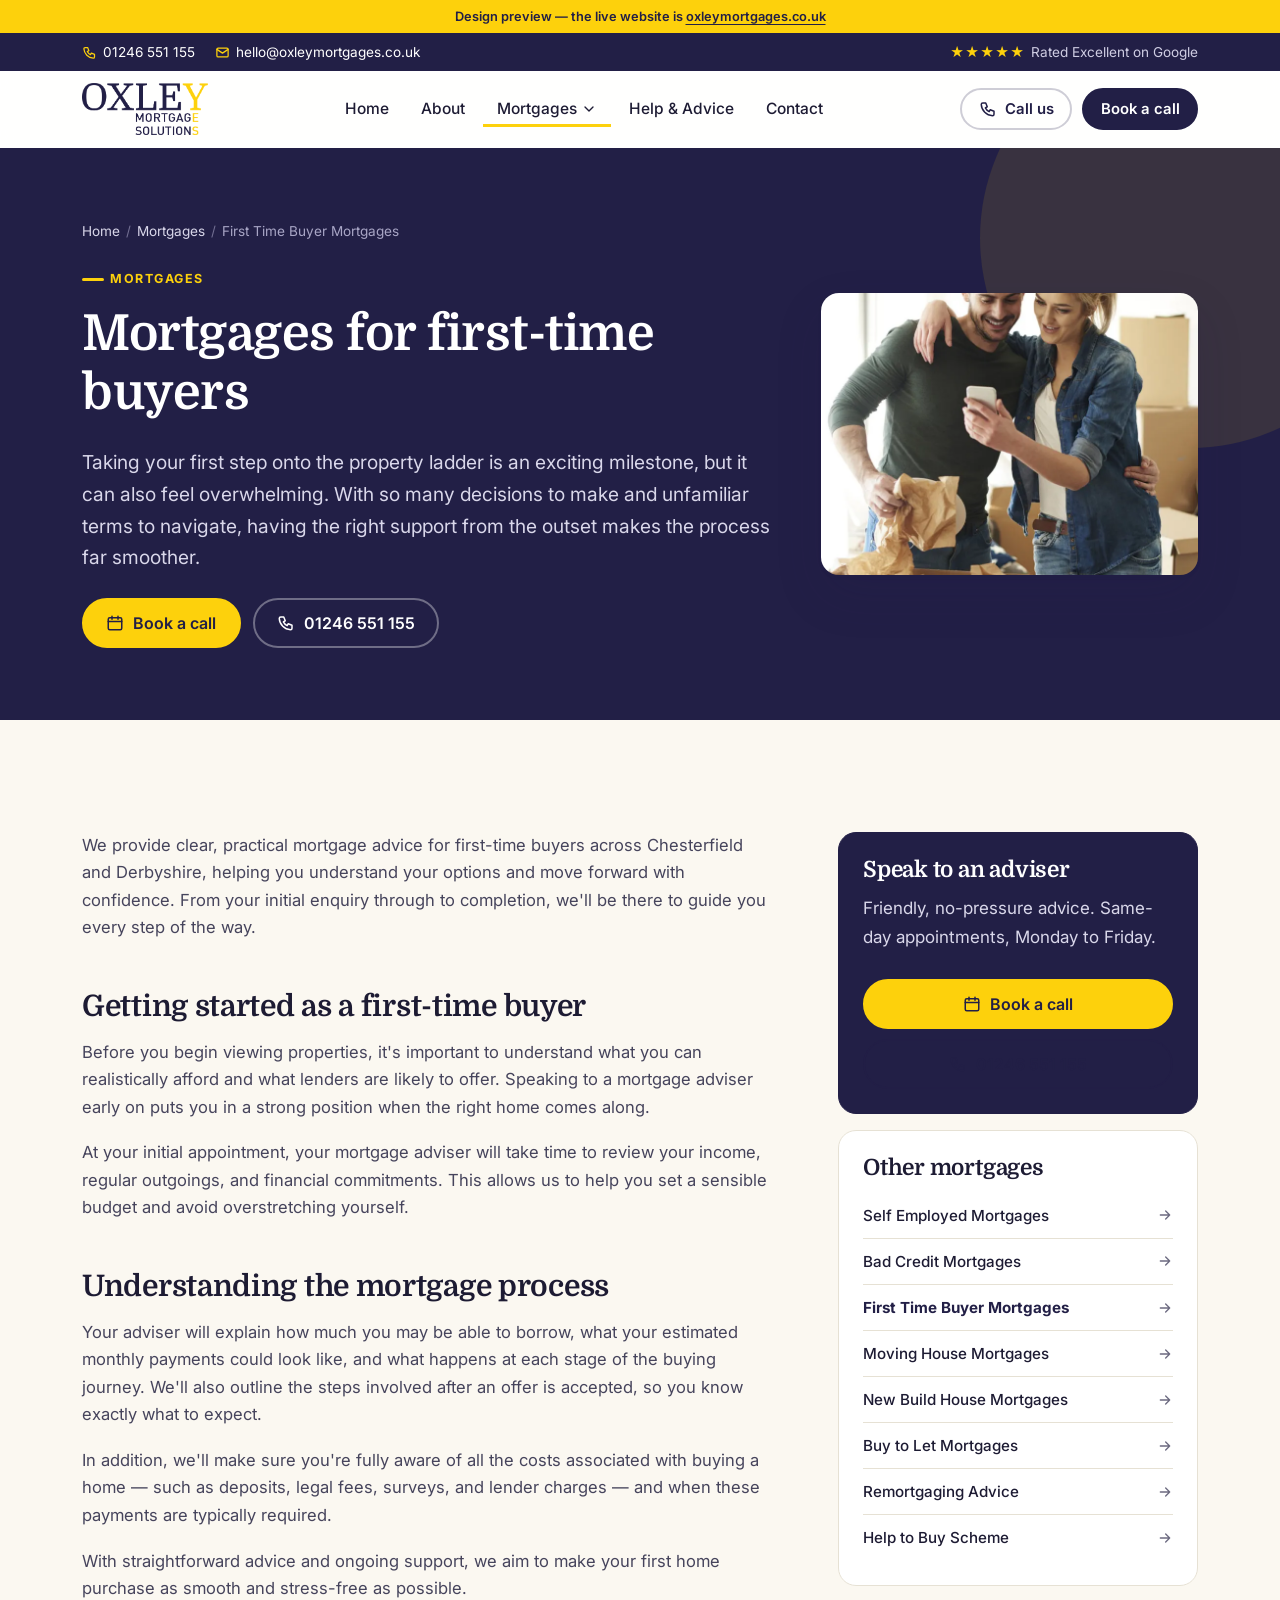
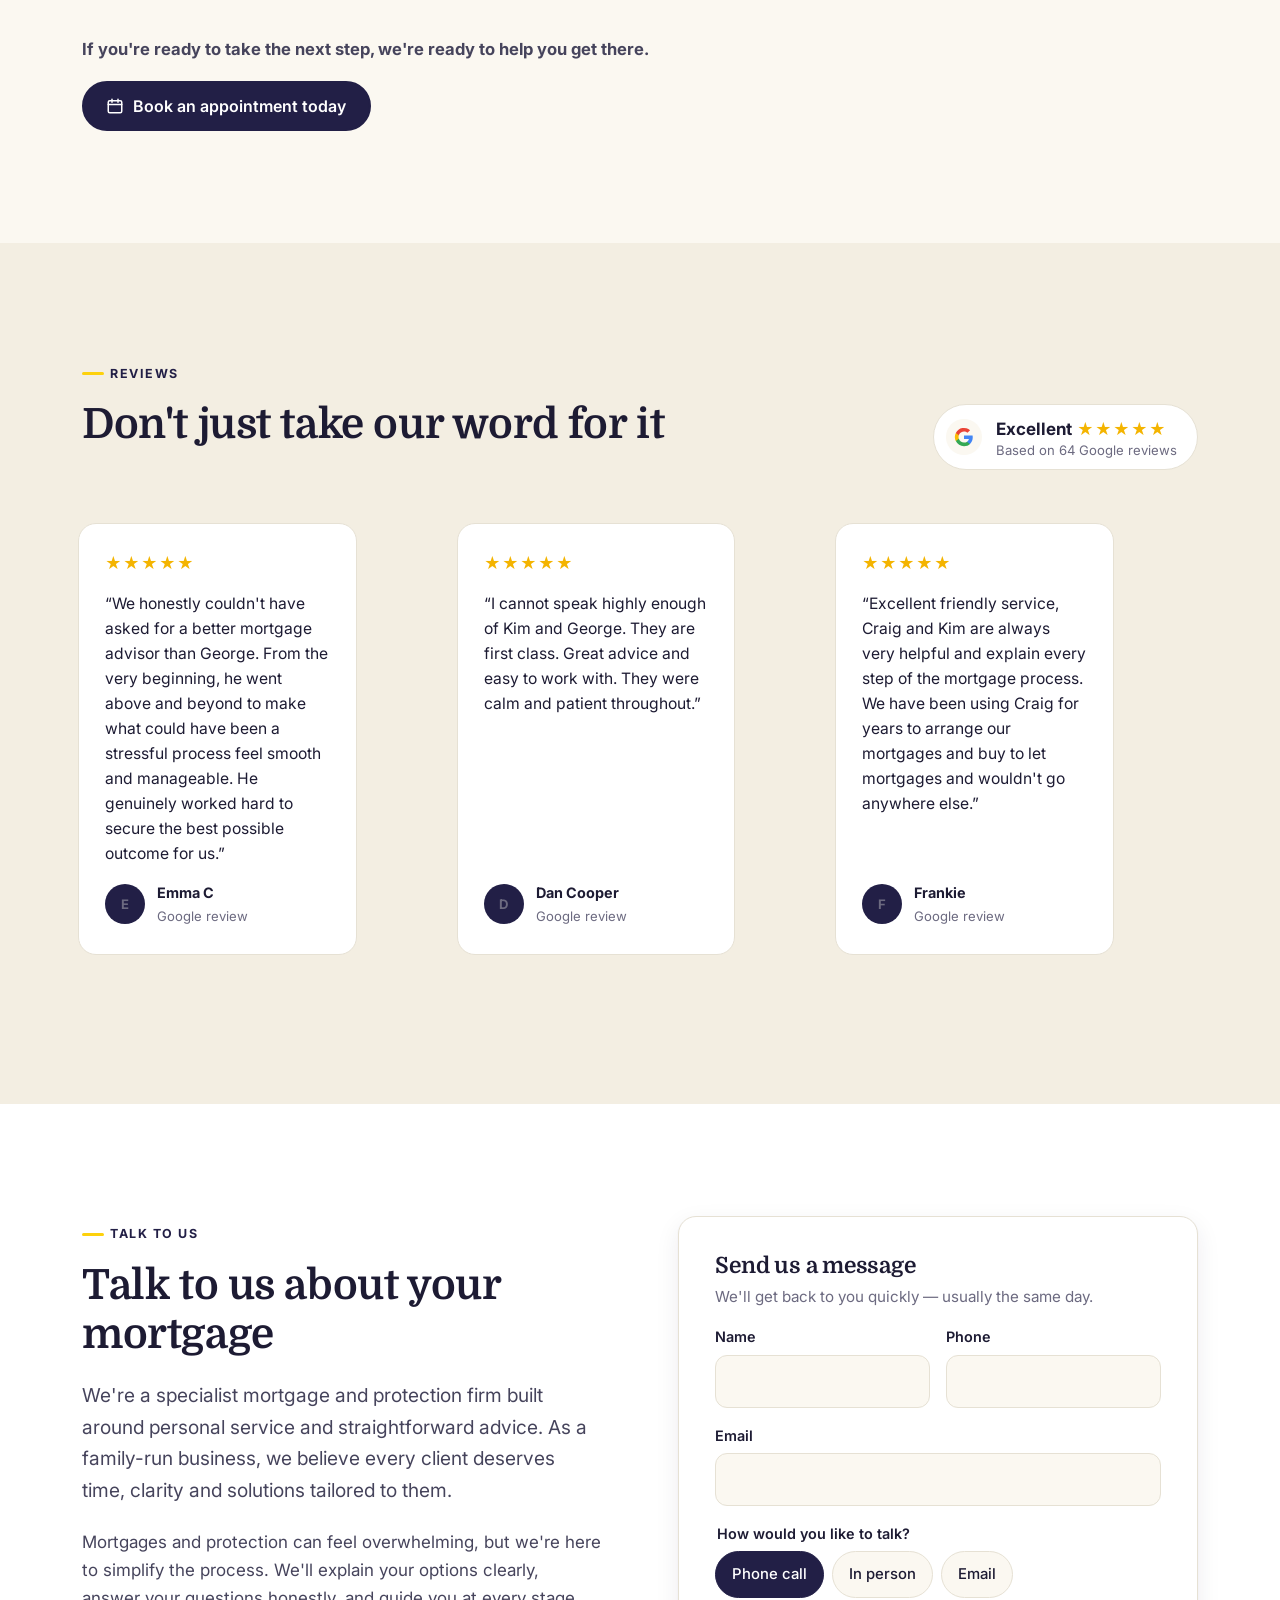
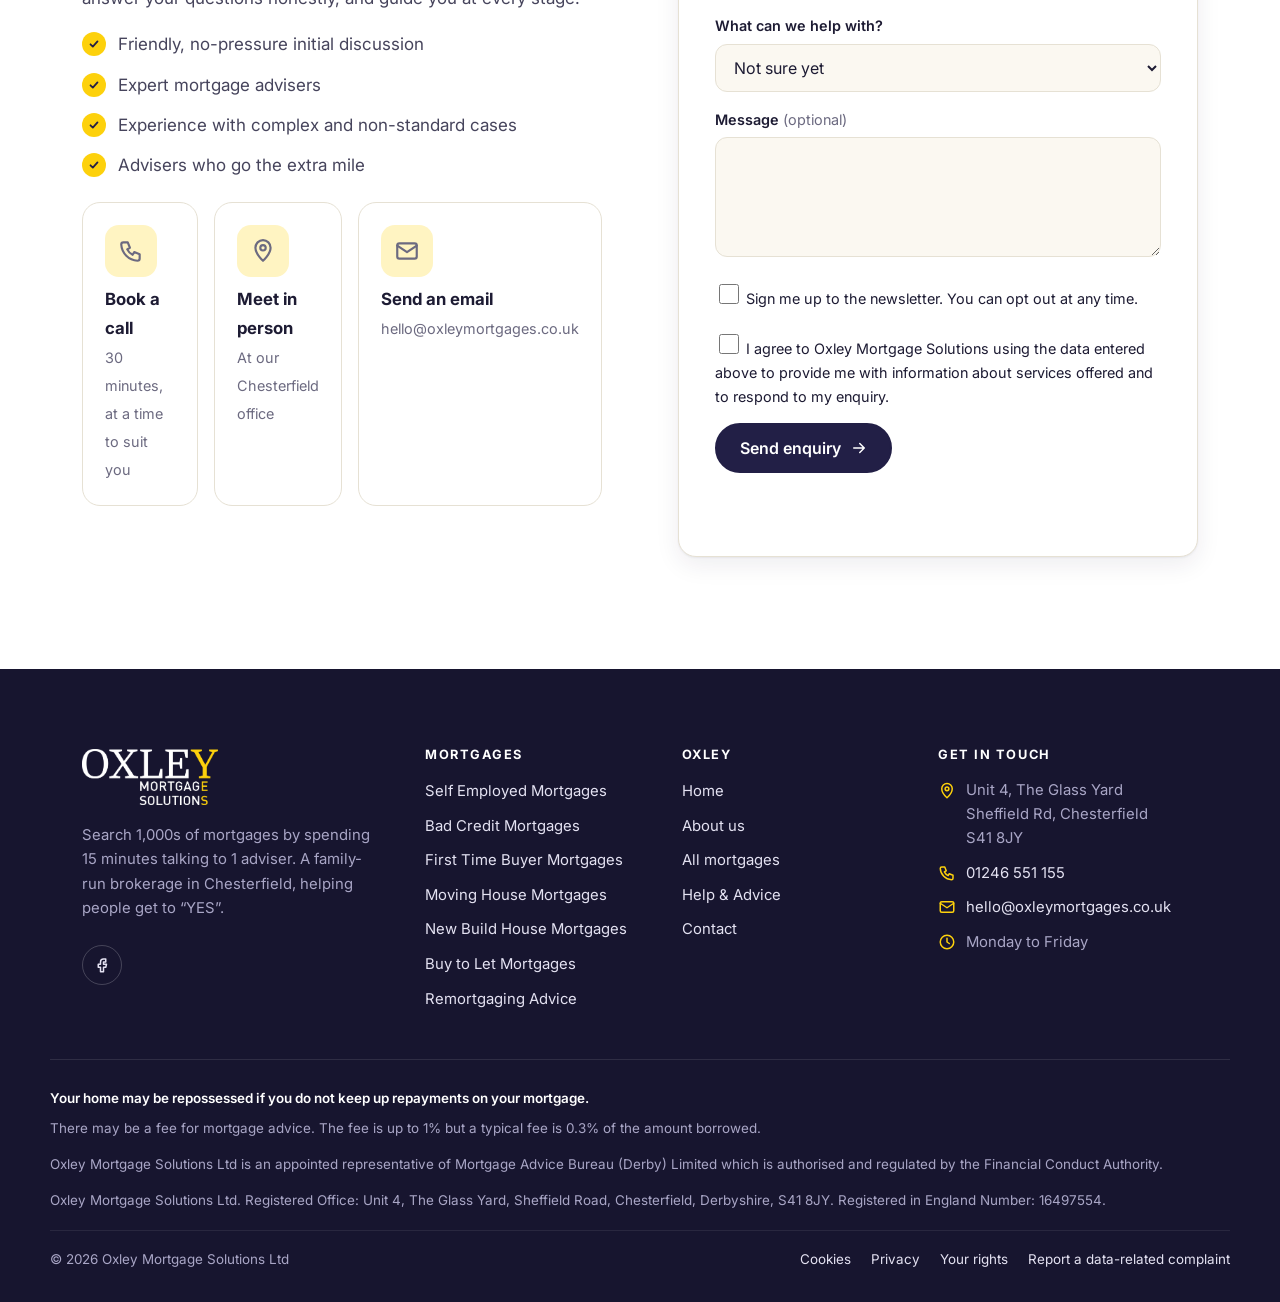
<file: first-time-buyer-mortgages/index.html>
<!doctype html>
<html lang="en-GB" class="no-js">
<head>
<meta charset="utf-8">
<meta name="viewport" content="width=device-width, initial-scale=1, viewport-fit=cover">
<title>First Time Buyer Mortgages | Oxley Mortgage Solutions</title>
<meta name="description" content="Clear, jargon-free guidance from your first question to getting the keys.">
<!-- Design preview only: keep out of search results so the live site's SEO is untouched -->
<meta name="robots" content="noindex, nofollow, noarchive, nosnippet, noimageindex">
<meta name="googlebot" content="noindex, nofollow">
<link rel="canonical" href="https://oxleymortgages.co.uk/first-time-buyer-mortgages/">
<meta name="theme-color" content="#221f46">
<link rel="icon" href="../assets/img/favicon-32.png" sizes="32x32">
<link rel="apple-touch-icon" href="../assets/img/apple-touch-icon.png">
<link rel="preconnect" href="https://fonts.googleapis.com">
<link rel="preconnect" href="https://fonts.gstatic.com" crossorigin>
<link href="https://fonts.googleapis.com/css2?family=Domine:wght@600;700&family=Inter:wght@400;500;600;700;800&display=swap" rel="stylesheet">
<link rel="stylesheet" href="../assets/css/site.css">
</head>
<body>
<a class="skip" href="#main">Skip to content</a>
<div class="preview-flag">Design preview — the live website is <a href="https://oxleymortgages.co.uk/">oxleymortgages.co.uk</a></div>
<div class="topbar"><div class="wrap">
  <div class="topbar__left">
    <a class="topbar__item" href="tel:01246551155"><svg class="" viewBox="0 0 24 24" fill="none" stroke="currentColor" stroke-width="2" stroke-linecap="round" stroke-linejoin="round" aria-hidden="true"><path d="M5 4h4l2 5-2.5 1.5a11 11 0 005 5L15 13l5 2v4a2 2 0 01-2 2A16 16 0 013 6a2 2 0 012-2z"/></svg>01246 551 155</a>
    <a class="topbar__item topbar__hide-sm" href="mailto:hello@oxleymortgages.co.uk"><svg class="" viewBox="0 0 24 24" fill="none" stroke="currentColor" stroke-width="2" stroke-linecap="round" stroke-linejoin="round" aria-hidden="true"><rect x="3" y="5" width="18" height="14" rx="2"/><path d="M3 7l9 6 9-6"/></svg>hello@oxleymortgages.co.uk</a>
  </div>
  <div class="topbar__item topbar__hide-sm"><span class="topbar__stars">★★★★★</span> Rated Excellent on Google</div>
</div></div>
<header class="header"><div class="wrap">
  <a class="logo" href="../" aria-label="Oxley Mortgage Solutions — home"><img src="../assets/img/logo.png" alt="Oxley Mortgage Solutions" width="774" height="319"></a>
  <nav class="nav" aria-label="Main">
    <a class="nav__link" href="../">Home</a>
    <a class="nav__link" href="../about-oxley/">About</a>
    <div class="nav__item">
      <button class="nav__toggle is-current" aria-expanded="false" aria-haspopup="true">Mortgages <svg class="" viewBox="0 0 24 24" fill="none" stroke="currentColor" stroke-width="2" stroke-linecap="round" stroke-linejoin="round" aria-hidden="true"><path d="M6 9l6 6 6-6"/></svg></button>
      <div class="nav__menu"><a href="../self-employed-mortgages/"><span class="ico"><svg class="" viewBox="0 0 24 24" fill="none" stroke="currentColor" stroke-width="2" stroke-linecap="round" stroke-linejoin="round" aria-hidden="true"><rect x="3" y="7" width="18" height="13" rx="2"/><path d="M9 7V5a2 2 0 012-2h2a2 2 0 012 2v2M3 13h18"/></svg></span>Self Employed Mortgages</a><a href="../bad-credit-mortgages/"><span class="ico"><svg class="" viewBox="0 0 24 24" fill="none" stroke="currentColor" stroke-width="2" stroke-linecap="round" stroke-linejoin="round" aria-hidden="true"><rect x="2.5" y="5" width="19" height="14" rx="2"/><path d="M2.5 10h19M6 15h4"/></svg></span>Bad Credit Mortgages</a><a href="../first-time-buyer-mortgages/"><span class="ico"><svg class="" viewBox="0 0 24 24" fill="none" stroke="currentColor" stroke-width="2" stroke-linecap="round" stroke-linejoin="round" aria-hidden="true"><circle cx="8" cy="15" r="4"/><path d="M11 12l9-9M17 6l3 3M15 8l2 2"/></svg></span>First Time Buyer Mortgages</a><a href="../moving-house-mortgages/"><span class="ico"><svg class="" viewBox="0 0 24 24" fill="none" stroke="currentColor" stroke-width="2" stroke-linecap="round" stroke-linejoin="round" aria-hidden="true"><path d="M3 8l9-5 9 5v8l-9 5-9-5V8z"/><path d="M3 8l9 5 9-5M12 13v8"/></svg></span>Moving House Mortgages</a><a href="../new-build-house-mortgages/"><span class="ico"><svg class="" viewBox="0 0 24 24" fill="none" stroke="currentColor" stroke-width="2" stroke-linecap="round" stroke-linejoin="round" aria-hidden="true"><path d="M3 21h18M5 21V10l7-6 7 6v11"/><path d="M10 21v-6h4v6"/><path d="M15 3h4v4"/></svg></span>New Build House Mortgages</a><a href="../buy-to-let-mortgages/"><span class="ico"><svg class="" viewBox="0 0 24 24" fill="none" stroke="currentColor" stroke-width="2" stroke-linecap="round" stroke-linejoin="round" aria-hidden="true"><rect x="4" y="3" width="16" height="18" rx="1"/><path d="M8 7h2M14 7h2M8 11h2M14 11h2M8 15h2M14 15h2M11 21v-3h2v3"/></svg></span>Buy to Let Mortgages</a><a href="../remortgaging-advice/"><span class="ico"><svg class="" viewBox="0 0 24 24" fill="none" stroke="currentColor" stroke-width="2" stroke-linecap="round" stroke-linejoin="round" aria-hidden="true"><path d="M20 11a8 8 0 00-14.6-4.5L3 9M4 13a8 8 0 0014.6 4.5L21 15"/><path d="M3 4v5h5M21 20v-5h-5"/></svg></span>Remortgaging Advice</a><a href="../help-to-buy-scheme/"><span class="ico"><svg class="" viewBox="0 0 24 24" fill="none" stroke="currentColor" stroke-width="2" stroke-linecap="round" stroke-linejoin="round" aria-hidden="true"><path d="M3 11l9-7 9 7"/><path d="M5 10v10h14V10"/><path d="M9.5 15.5l2 2 3.5-4"/></svg></span>Help to Buy Scheme</a><div class="nav__menu-all"><a href="../mortgages/">View all mortgage options <svg class="" viewBox="0 0 24 24" fill="none" stroke="currentColor" stroke-width="2" stroke-linecap="round" stroke-linejoin="round" aria-hidden="true"><path d="M5 12h14M13 6l6 6-6 6"/></svg></a></div></div>
    </div>
    <a class="nav__link" href="../help-advice/">Help &amp; Advice</a>
    <a class="nav__link" href="../contact-oxley-mortgages/">Contact</a>
  </nav>
  <div class="header__actions">
    <a class="btn btn--ghost btn--sm" href="tel:01246551155"><svg class="" viewBox="0 0 24 24" fill="none" stroke="currentColor" stroke-width="2" stroke-linecap="round" stroke-linejoin="round" aria-hidden="true"><path d="M5 4h4l2 5-2.5 1.5a11 11 0 005 5L15 13l5 2v4a2 2 0 01-2 2A16 16 0 013 6a2 2 0 012-2z"/></svg>Call us</a>
    <a class="btn btn--sm" href="https://calendly.com/george-oxleymortgages/30min" target="_blank" rel="noopener">Book a call</a>
    <button class="burger" data-drawer-open aria-controls="drawer" aria-expanded="false" aria-label="Open menu"><svg class="" viewBox="0 0 24 24" fill="none" stroke="currentColor" stroke-width="2" stroke-linecap="round" stroke-linejoin="round" aria-hidden="true"><path d="M4 7h16M4 12h16M4 17h16"/></svg></button>
  </div>
</div></header>
<div class="drawer" id="drawer" aria-hidden="true">
  <div class="drawer__scrim" data-drawer-close></div>
  <div class="drawer__panel" role="dialog" aria-modal="true" aria-label="Menu">
    <div class="drawer__head"><img src="../assets/img/logo.png" alt="Oxley Mortgage Solutions"><button class="burger" style="display:inline-flex" data-drawer-close aria-label="Close menu"><svg class="" viewBox="0 0 24 24" fill="none" stroke="currentColor" stroke-width="2" stroke-linecap="round" stroke-linejoin="round" aria-hidden="true"><path d="M6 6l12 12M18 6L6 18"/></svg></button></div>
    <nav aria-label="Mobile">
      <a href="../">Home</a>
      <a href="../about-oxley/">About Oxley</a>
      <details open><summary>Mortgages <svg class="" viewBox="0 0 24 24" fill="none" stroke="currentColor" stroke-width="2" stroke-linecap="round" stroke-linejoin="round" aria-hidden="true"><path d="M6 9l6 6 6-6"/></svg></summary><div><a href="../self-employed-mortgages/">Self Employed Mortgages</a><a href="../bad-credit-mortgages/">Bad Credit Mortgages</a><a href="../first-time-buyer-mortgages/">First Time Buyer Mortgages</a><a href="../moving-house-mortgages/">Moving House Mortgages</a><a href="../new-build-house-mortgages/">New Build House Mortgages</a><a href="../buy-to-let-mortgages/">Buy to Let Mortgages</a><a href="../remortgaging-advice/">Remortgaging Advice</a><a href="../help-to-buy-scheme/">Help to Buy Scheme</a><a href="../mortgages/"><strong>All mortgage options</strong></a></div></details>
      <a href="../help-advice/">Help &amp; Advice</a>
      <a href="../contact-oxley-mortgages/">Contact</a>
    </nav>
    <div class="drawer__foot">
      <a class="btn" href="https://calendly.com/george-oxleymortgages/30min" target="_blank" rel="noopener"><svg class="" viewBox="0 0 24 24" fill="none" stroke="currentColor" stroke-width="2" stroke-linecap="round" stroke-linejoin="round" aria-hidden="true"><rect x="3" y="5" width="18" height="16" rx="2"/><path d="M3 10h18M8 3v4M16 3v4"/></svg>Book a call</a>
      <a class="btn btn--yellow" href="tel:01246551155"><svg class="" viewBox="0 0 24 24" fill="none" stroke="currentColor" stroke-width="2" stroke-linecap="round" stroke-linejoin="round" aria-hidden="true"><path d="M5 4h4l2 5-2.5 1.5a11 11 0 005 5L15 13l5 2v4a2 2 0 01-2 2A16 16 0 013 6a2 2 0 012-2z"/></svg>01246 551 155</a>
      <p>Same-day appointments, Monday to Friday</p>
    </div>
  </div>
</div>
<main id="main">
<section class="page-hero"><div class="wrap"><div><nav class="crumbs" aria-label="Breadcrumb"><a href="../">Home</a><span>/</span><a href="../mortgages/">Mortgages</a><span>/</span>First Time Buyer Mortgages</nav><span class="eyebrow">Mortgages</span><h1>Mortgages for first-time buyers</h1><p class="lede">Taking your first step onto the property ladder is an exciting milestone, but it can also feel overwhelming. With so many decisions to make and unfamiliar terms to navigate, having the right support from the outset makes the process far smoother.</p><div class="btn-row" style="margin-top:24px"><a class="btn btn--yellow" href="https://calendly.com/george-oxleymortgages/30min" target="_blank" rel="noopener"><svg class="" viewBox="0 0 24 24" fill="none" stroke="currentColor" stroke-width="2" stroke-linecap="round" stroke-linejoin="round" aria-hidden="true"><rect x="3" y="5" width="18" height="16" rx="2"/><path d="M3 10h18M8 3v4M16 3v4"/></svg>Book a call</a><a class="btn btn--ghost" href="tel:01246551155" style="color:#fff;border-color:rgba(255,255,255,.35)"><svg class="" viewBox="0 0 24 24" fill="none" stroke="currentColor" stroke-width="2" stroke-linecap="round" stroke-linejoin="round" aria-hidden="true"><path d="M5 4h4l2 5-2.5 1.5a11 11 0 005 5L15 13l5 2v4a2 2 0 01-2 2A16 16 0 013 6a2 2 0 012-2z"/></svg>01246 551 155</a></div></div><div class="page-hero__img"><img src="../assets/img/first-time.webp" alt="" fetchpriority="high"></div></div></section>
<section class="section"><div class="wrap content-grid">
  <article class="prose"><p>We provide clear, practical mortgage advice for first-time buyers across Chesterfield and Derbyshire, helping you understand your options and move forward with confidence. From your initial enquiry through to completion, we'll be there to guide you every step of the way.</p><h2>Getting started as a first-time buyer</h2><p>Before you begin viewing properties, it's important to understand what you can realistically afford and what lenders are likely to offer. Speaking to a mortgage adviser early on puts you in a strong position when the right home comes along.</p><p>At your initial appointment, your mortgage adviser will take time to review your income, regular outgoings, and financial commitments. This allows us to help you set a sensible budget and avoid overstretching yourself.</p><h2>Understanding the mortgage process</h2><p>Your adviser will explain how much you may be able to borrow, what your estimated monthly payments could look like, and what happens at each stage of the buying journey. We'll also outline the steps involved after an offer is accepted, so you know exactly what to expect.</p><p>In addition, we'll make sure you're fully aware of all the costs associated with buying a home — such as deposits, legal fees, surveys, and lender charges — and when these payments are typically required.</p><p>With straightforward advice and ongoing support, we aim to make your first home purchase as smooth and stress-free as possible.</p><p style="margin-top:2em"><strong>If you're ready to take the next step, we're ready to help you get there.</strong></p><a class="btn" href="https://calendly.com/george-oxleymortgages/30min" target="_blank" rel="noopener"><svg class="" viewBox="0 0 24 24" fill="none" stroke="currentColor" stroke-width="2" stroke-linecap="round" stroke-linejoin="round" aria-hidden="true"><rect x="3" y="5" width="18" height="16" rx="2"/><path d="M3 10h18M8 3v4M16 3v4"/></svg>Book an appointment today</a></article>
  <aside class="aside">
    <div class="aside-card aside-card--navy"><h3>Speak to an adviser</h3><p>Friendly, no-pressure advice. Same-day appointments, Monday to Friday.</p>
      <a class="btn btn--yellow" href="https://calendly.com/george-oxleymortgages/30min" target="_blank" rel="noopener"><svg class="" viewBox="0 0 24 24" fill="none" stroke="currentColor" stroke-width="2" stroke-linecap="round" stroke-linejoin="round" aria-hidden="true"><rect x="3" y="5" width="18" height="16" rx="2"/><path d="M3 10h18M8 3v4M16 3v4"/></svg>Book a call</a><a class="btn btn--ghost" href="tel:01246551155"><svg class="" viewBox="0 0 24 24" fill="none" stroke="currentColor" stroke-width="2" stroke-linecap="round" stroke-linejoin="round" aria-hidden="true"><path d="M5 4h4l2 5-2.5 1.5a11 11 0 005 5L15 13l5 2v4a2 2 0 01-2 2A16 16 0 013 6a2 2 0 012-2z"/></svg>01246 551 155</a></div>
    <div class="aside-card"><h3>Other mortgages</h3><ul><li><a href="../self-employed-mortgages/">Self Employed Mortgages <svg class="" viewBox="0 0 24 24" fill="none" stroke="currentColor" stroke-width="2" stroke-linecap="round" stroke-linejoin="round" aria-hidden="true"><path d="M5 12h14M13 6l6 6-6 6"/></svg></a></li><li><a href="../bad-credit-mortgages/">Bad Credit Mortgages <svg class="" viewBox="0 0 24 24" fill="none" stroke="currentColor" stroke-width="2" stroke-linecap="round" stroke-linejoin="round" aria-hidden="true"><path d="M5 12h14M13 6l6 6-6 6"/></svg></a></li><li><a href="../first-time-buyer-mortgages/" aria-current=page>First Time Buyer Mortgages <svg class="" viewBox="0 0 24 24" fill="none" stroke="currentColor" stroke-width="2" stroke-linecap="round" stroke-linejoin="round" aria-hidden="true"><path d="M5 12h14M13 6l6 6-6 6"/></svg></a></li><li><a href="../moving-house-mortgages/">Moving House Mortgages <svg class="" viewBox="0 0 24 24" fill="none" stroke="currentColor" stroke-width="2" stroke-linecap="round" stroke-linejoin="round" aria-hidden="true"><path d="M5 12h14M13 6l6 6-6 6"/></svg></a></li><li><a href="../new-build-house-mortgages/">New Build House Mortgages <svg class="" viewBox="0 0 24 24" fill="none" stroke="currentColor" stroke-width="2" stroke-linecap="round" stroke-linejoin="round" aria-hidden="true"><path d="M5 12h14M13 6l6 6-6 6"/></svg></a></li><li><a href="../buy-to-let-mortgages/">Buy to Let Mortgages <svg class="" viewBox="0 0 24 24" fill="none" stroke="currentColor" stroke-width="2" stroke-linecap="round" stroke-linejoin="round" aria-hidden="true"><path d="M5 12h14M13 6l6 6-6 6"/></svg></a></li><li><a href="../remortgaging-advice/">Remortgaging Advice <svg class="" viewBox="0 0 24 24" fill="none" stroke="currentColor" stroke-width="2" stroke-linecap="round" stroke-linejoin="round" aria-hidden="true"><path d="M5 12h14M13 6l6 6-6 6"/></svg></a></li><li><a href="../help-to-buy-scheme/">Help to Buy Scheme <svg class="" viewBox="0 0 24 24" fill="none" stroke="currentColor" stroke-width="2" stroke-linecap="round" stroke-linejoin="round" aria-hidden="true"><path d="M5 12h14M13 6l6 6-6 6"/></svg></a></li></ul></div>
  </aside>
</div></section>
<section class="section section--sand" id="reviews"><div class="wrap">
<div class="reviews-head"><div><span class="eyebrow">Reviews</span><h2>Don't just take our word for it</h2></div>
<div class="rating"><span class="rating__g"><svg viewBox="0 0 24 24" aria-hidden="true"><path fill="#4285F4" d="M22.5 12.3c0-.8-.1-1.5-.2-2.2H12v4.2h5.9a5 5 0 01-2.2 3.3v2.7h3.5c2.1-1.9 3.3-4.7 3.3-8z"/><path fill="#34A853" d="M12 23c3 0 5.4-1 7.2-2.7l-3.5-2.7c-1 .7-2.2 1-3.7 1-2.9 0-5.3-1.9-6.2-4.5H2.2v2.8A11 11 0 0012 23z"/><path fill="#FBBC05" d="M5.8 14.1a6.6 6.6 0 010-4.2V7.1H2.2a11 11 0 000 9.8l3.6-2.8z"/><path fill="#EA4335" d="M12 5.4c1.6 0 3 .6 4.2 1.6l3.1-3.1A11 11 0 002.2 7.1l3.6 2.8C6.7 7.3 9.1 5.4 12 5.4z"/></svg></span><div><strong>Excellent</strong> <span class="stars">★★★★★</span><small>Based on 64 Google reviews</small></div></div></div>
<div class="reviews" tabindex="0" aria-label="Customer reviews"><figure class="review"><div class="stars" aria-label="5 out of 5 stars">★★★★★</div><blockquote>“We honestly couldn&#x27;t have asked for a better mortgage advisor than George. From the very beginning, he went above and beyond to make what could have been a stressful process feel smooth and manageable. He genuinely worked hard to secure the best possible outcome for us.”</blockquote>
<footer><span class="review__avatar">E</span><div><strong>Emma C</strong><span>Google review</span></div></footer></figure><figure class="review"><div class="stars" aria-label="5 out of 5 stars">★★★★★</div><blockquote>“I cannot speak highly enough of Kim and George. They are first class. Great advice and easy to work with. They were calm and patient throughout.”</blockquote>
<footer><span class="review__avatar">D</span><div><strong>Dan Cooper</strong><span>Google review</span></div></footer></figure><figure class="review"><div class="stars" aria-label="5 out of 5 stars">★★★★★</div><blockquote>“Excellent friendly service, Craig and Kim are always very helpful and explain every step of the mortgage process. We have been using Craig for years to arrange our mortgages and buy to let mortgages and wouldn&#x27;t go anywhere else.”</blockquote>
<footer><span class="review__avatar">F</span><div><strong>Frankie</strong><span>Google review</span></div></footer></figure><figure class="review"><div class="stars" aria-label="5 out of 5 stars">★★★★★</div><blockquote>“George is absolutely fantastic! Very fast and efficient! Booked an appointment with him on the same day of looking for someone, and a later appointment in the day which was perfect for me, and not what everyone offers!”</blockquote>
<footer><span class="review__avatar">J</span><div><strong>Jessica Woodcroft</strong><span>Google review</span></div></footer></figure><figure class="review"><div class="stars" aria-label="5 out of 5 stars">★★★★★</div><blockquote>“George and Kim have both been amazing to work with. They have made a stressful and complicated process very straightforward and easy. I really don&#x27;t like filling in forms or getting quotes, and they just took care of it all.”</blockquote>
<footer><span class="review__avatar">A</span><div><strong>Anne Crane</strong><span>Google review</span></div></footer></figure><figure class="review"><div class="stars" aria-label="5 out of 5 stars">★★★★★</div><blockquote>“Would recommend. A massive thank you to George B in particular, he helped us massively as first time buyers, we are very grateful!”</blockquote>
<footer><span class="review__avatar">E</span><div><strong>Ed Green</strong><span>Google review</span></div></footer></figure><figure class="review"><div class="stars" aria-label="5 out of 5 stars">★★★★★</div><blockquote>“George was fantastic! From the moment I reached out, to the final email saying congratulations on completing, he was fab from start to finish! His knowledge is unmatched. Highly highly recommended!! 10/10!”</blockquote>
<footer><span class="review__avatar">E</span><div><strong>Emily May</strong><span>Google review</span></div></footer></figure><figure class="review"><div class="stars" aria-label="5 out of 5 stars">★★★★★</div><blockquote>“Very helpful and gave advice around aspects I hadn&#x27;t considered. Flexible with appointments. Worthwhile.”</blockquote>
<footer><span class="review__avatar">L</span><div><strong>Lynne Bird</strong><span>Google review</span></div></footer></figure></div></div></section>

<section class="section section--white" id="contact"><div class="wrap split split--top">
<div class="reveal"><span class="eyebrow">Talk to us</span><h2>Talk to us about your mortgage</h2>
<p class="lede">We're a specialist mortgage and protection firm built around personal service and straightforward advice. As a family-run business, we believe every client deserves time, clarity and solutions tailored to them.</p>
<p>Mortgages and protection can feel overwhelming, but we're here to simplify the process. We'll explain your options clearly, answer your questions honestly, and guide you at every stage.</p>
<ul class="checks"><li>Friendly, no-pressure initial discussion</li><li>Expert mortgage advisers</li><li>Experience with complex and non-standard cases</li><li>Advisers who go the extra mile</li></ul>
<div class="contact-options">
  <a class="contact-opt" href="https://calendly.com/george-oxleymortgages/30min" target="_blank" rel="noopener"><span class="ico"><svg class="" viewBox="0 0 24 24" fill="none" stroke="currentColor" stroke-width="2" stroke-linecap="round" stroke-linejoin="round" aria-hidden="true"><path d="M5 4h4l2 5-2.5 1.5a11 11 0 005 5L15 13l5 2v4a2 2 0 01-2 2A16 16 0 013 6a2 2 0 012-2z"/></svg></span><div><strong>Book a call</strong><br><span>30 minutes, at a time to suit you</span></div></a>
  <a class="contact-opt" href="https://calendly.com/george-oxleymortgages/1-hour-in-person-chat" target="_blank" rel="noopener"><span class="ico"><svg class="" viewBox="0 0 24 24" fill="none" stroke="currentColor" stroke-width="2" stroke-linecap="round" stroke-linejoin="round" aria-hidden="true"><path d="M12 21s-7-6.2-7-12a7 7 0 0114 0c0 5.8-7 12-7 12z"/><circle cx="12" cy="9" r="2.5"/></svg></span><div><strong>Meet in person</strong><br><span>At our Chesterfield office</span></div></a>
  <a class="contact-opt" href="mailto:hello@oxleymortgages.co.uk"><span class="ico"><svg class="" viewBox="0 0 24 24" fill="none" stroke="currentColor" stroke-width="2" stroke-linecap="round" stroke-linejoin="round" aria-hidden="true"><rect x="3" y="5" width="18" height="14" rx="2"/><path d="M3 7l9 6 9-6"/></svg></span><div><strong>Send an email</strong><br><span>hello@oxleymortgages.co.uk</span></div></a>
</div></div>
<div class="reveal"><form class="form" data-enquiry novalidate>
<h3>Send us a message</h3><p>We'll get back to you quickly — usually the same day.</p>
<div class="form-grid">
  <div class="field"><label for="f-name">Name</label><input id="f-name" name="name" autocomplete="name" required></div>
  <div class="field"><label for="f-phone">Phone</label><input id="f-phone" name="phone" type="tel" autocomplete="tel" required></div>
  <div class="field full"><label for="f-email">Email</label><input id="f-email" name="email" type="email" autocomplete="email" required></div>
  <div class="field full"><fieldset><legend>How would you like to talk?</legend><div class="pills">
    <label><input type="radio" name="method" value="Phone call" checked><span>Phone call</span></label>
    <label><input type="radio" name="method" value="In person"><span>In person</span></label>
    <label><input type="radio" name="method" value="Email"><span>Email</span></label></div></fieldset></div>
  <div class="field full"><label for="f-topic">What can we help with?</label><select id="f-topic" name="topic"><option value="">Not sure yet</option><option>Self Employed Mortgages</option><option>Bad Credit Mortgages</option><option>First Time Buyer Mortgages</option><option>Moving House Mortgages</option><option>New Build House Mortgages</option><option>Buy to Let Mortgages</option><option>Remortgaging Advice</option></select></div>
  <div class="field full"><label for="f-msg">Message <span style="font-weight:400;color:var(--muted)">(optional)</span></label><textarea id="f-msg" name="message"></textarea></div>
  <div class="field full"><label class="check"><input type="checkbox" name="newsletter"> Sign me up to the newsletter. You can opt out at any time.</label></div>
  <div class="field full"><label class="check"><input type="checkbox" name="consent" required> I agree to Oxley Mortgage Solutions using the data entered above to provide me with information about services offered and to respond to my enquiry.</label></div>
</div>
<button class="btn" type="submit">Send enquiry <svg class="" viewBox="0 0 24 24" fill="none" stroke="currentColor" stroke-width="2" stroke-linecap="round" stroke-linejoin="round" aria-hidden="true"><path d="M5 12h14M13 6l6 6-6 6"/></svg></button>
<p class="form__status" role="status" aria-live="polite"></p>
</form></div>
</div></section>
</main>
<footer class="footer">
  <div class="wrap footer__grid">
    <div class="footer__brand">
      <img src="../assets/img/logo-white.png" alt="Oxley Mortgage Solutions" width="773" height="319">
      <p>Search 1,000s of mortgages by spending 15 minutes talking to 1 adviser. A family-run brokerage in Chesterfield, helping people get to “YES”.</p>
      <a class="social" href="https://www.facebook.com/OxleyMortgageSolutions" aria-label="Oxley on Facebook" rel="noopener"><svg class="" viewBox="0 0 24 24" fill="none" stroke="currentColor" stroke-width="2" stroke-linecap="round" stroke-linejoin="round" aria-hidden="true"><path d="M14 8h3V4h-3a4 4 0 00-4 4v3H7v4h3v6h4v-6h3l1-4h-4V8z"/></svg></a>
    </div>
    <div><h4>Mortgages</h4><ul><li><a href="../self-employed-mortgages/">Self Employed Mortgages</a></li><li><a href="../bad-credit-mortgages/">Bad Credit Mortgages</a></li><li><a href="../first-time-buyer-mortgages/">First Time Buyer Mortgages</a></li><li><a href="../moving-house-mortgages/">Moving House Mortgages</a></li><li><a href="../new-build-house-mortgages/">New Build House Mortgages</a></li><li><a href="../buy-to-let-mortgages/">Buy to Let Mortgages</a></li><li><a href="../remortgaging-advice/">Remortgaging Advice</a></li></ul></div>
    <div><h4>Oxley</h4><ul>
      <li><a href="../">Home</a></li><li><a href="../about-oxley/">About us</a></li><li><a href="../mortgages/">All mortgages</a></li>
      <li><a href="../help-advice/">Help &amp; Advice</a></li><li><a href="../contact-oxley-mortgages/">Contact</a></li></ul></div>
    <div><h4>Get in touch</h4><ul class="footer__contact">
      <li><svg class="" viewBox="0 0 24 24" fill="none" stroke="currentColor" stroke-width="2" stroke-linecap="round" stroke-linejoin="round" aria-hidden="true"><path d="M12 21s-7-6.2-7-12a7 7 0 0114 0c0 5.8-7 12-7 12z"/><circle cx="12" cy="9" r="2.5"/></svg><address>Unit 4, The Glass Yard<br>Sheffield Rd, Chesterfield<br>S41 8JY</address></li>
      <li><svg class="" viewBox="0 0 24 24" fill="none" stroke="currentColor" stroke-width="2" stroke-linecap="round" stroke-linejoin="round" aria-hidden="true"><path d="M5 4h4l2 5-2.5 1.5a11 11 0 005 5L15 13l5 2v4a2 2 0 01-2 2A16 16 0 013 6a2 2 0 012-2z"/></svg><a href="tel:01246551155">01246 551 155</a></li>
      <li><svg class="" viewBox="0 0 24 24" fill="none" stroke="currentColor" stroke-width="2" stroke-linecap="round" stroke-linejoin="round" aria-hidden="true"><rect x="3" y="5" width="18" height="14" rx="2"/><path d="M3 7l9 6 9-6"/></svg><a href="mailto:hello@oxleymortgages.co.uk">hello@oxleymortgages.co.uk</a></li>
      <li><svg class="" viewBox="0 0 24 24" fill="none" stroke="currentColor" stroke-width="2" stroke-linecap="round" stroke-linejoin="round" aria-hidden="true"><circle cx="12" cy="12" r="9"/><path d="M12 7v5l3 2"/></svg><span>Monday to Friday</span></li></ul></div>
  </div>
  <div class="wrap legal">
    <p class="legal__warn">Your home may be repossessed if you do not keep up repayments on your mortgage.</p>
    <p>There may be a fee for mortgage advice. The fee is up to 1% but a typical fee is 0.3% of the amount borrowed.</p>
    <p>Oxley Mortgage Solutions Ltd is an appointed representative of Mortgage Advice Bureau (Derby) Limited which is authorised and regulated by the Financial Conduct Authority.</p>
    <p>Oxley Mortgage Solutions Ltd. Registered Office: Unit 4, The Glass Yard, Sheffield Road, Chesterfield, Derbyshire, S41 8JY. Registered in England Number: 16497554.</p>
    <div class="legal__bottom">
      <span>© <span data-year>2026</span> Oxley Mortgage Solutions Ltd</span>
      <ul><li><a href="https://oxleymortgages.co.uk/cookie-policy-uk/">Cookies</a></li><li><a href="https://oxleymortgages.co.uk/privacy-policy-2/">Privacy</a></li><li><a href="https://oxleymortgages.co.uk/your-rights/">Your rights</a></li>
      <li><a href="https://mortgageadvicebureau-privacy.my.onetrust.com/incident-portal/webforms/2cf3bbcb-5488-430c-bb3d-69383d968fa5/5a75de46-dcd1-410a-a5b1-3bdb2ec854ee" rel="noopener">Report a data-related complaint</a></li></ul>
    </div>
  </div>
</footer>
<div class="mobile-bar"><a class="btn btn--yellow" href="tel:01246551155"><svg class="" viewBox="0 0 24 24" fill="none" stroke="currentColor" stroke-width="2" stroke-linecap="round" stroke-linejoin="round" aria-hidden="true"><path d="M5 4h4l2 5-2.5 1.5a11 11 0 005 5L15 13l5 2v4a2 2 0 01-2 2A16 16 0 013 6a2 2 0 012-2z"/></svg>Call</a><a class="btn" href="https://calendly.com/george-oxleymortgages/30min" target="_blank" rel="noopener"><svg class="" viewBox="0 0 24 24" fill="none" stroke="currentColor" stroke-width="2" stroke-linecap="round" stroke-linejoin="round" aria-hidden="true"><rect x="3" y="5" width="18" height="16" rx="2"/><path d="M3 10h18M8 3v4M16 3v4"/></svg>Book a call</a></div>
<script src="../assets/js/site.js" defer></script>
</body>
</html>
</file>
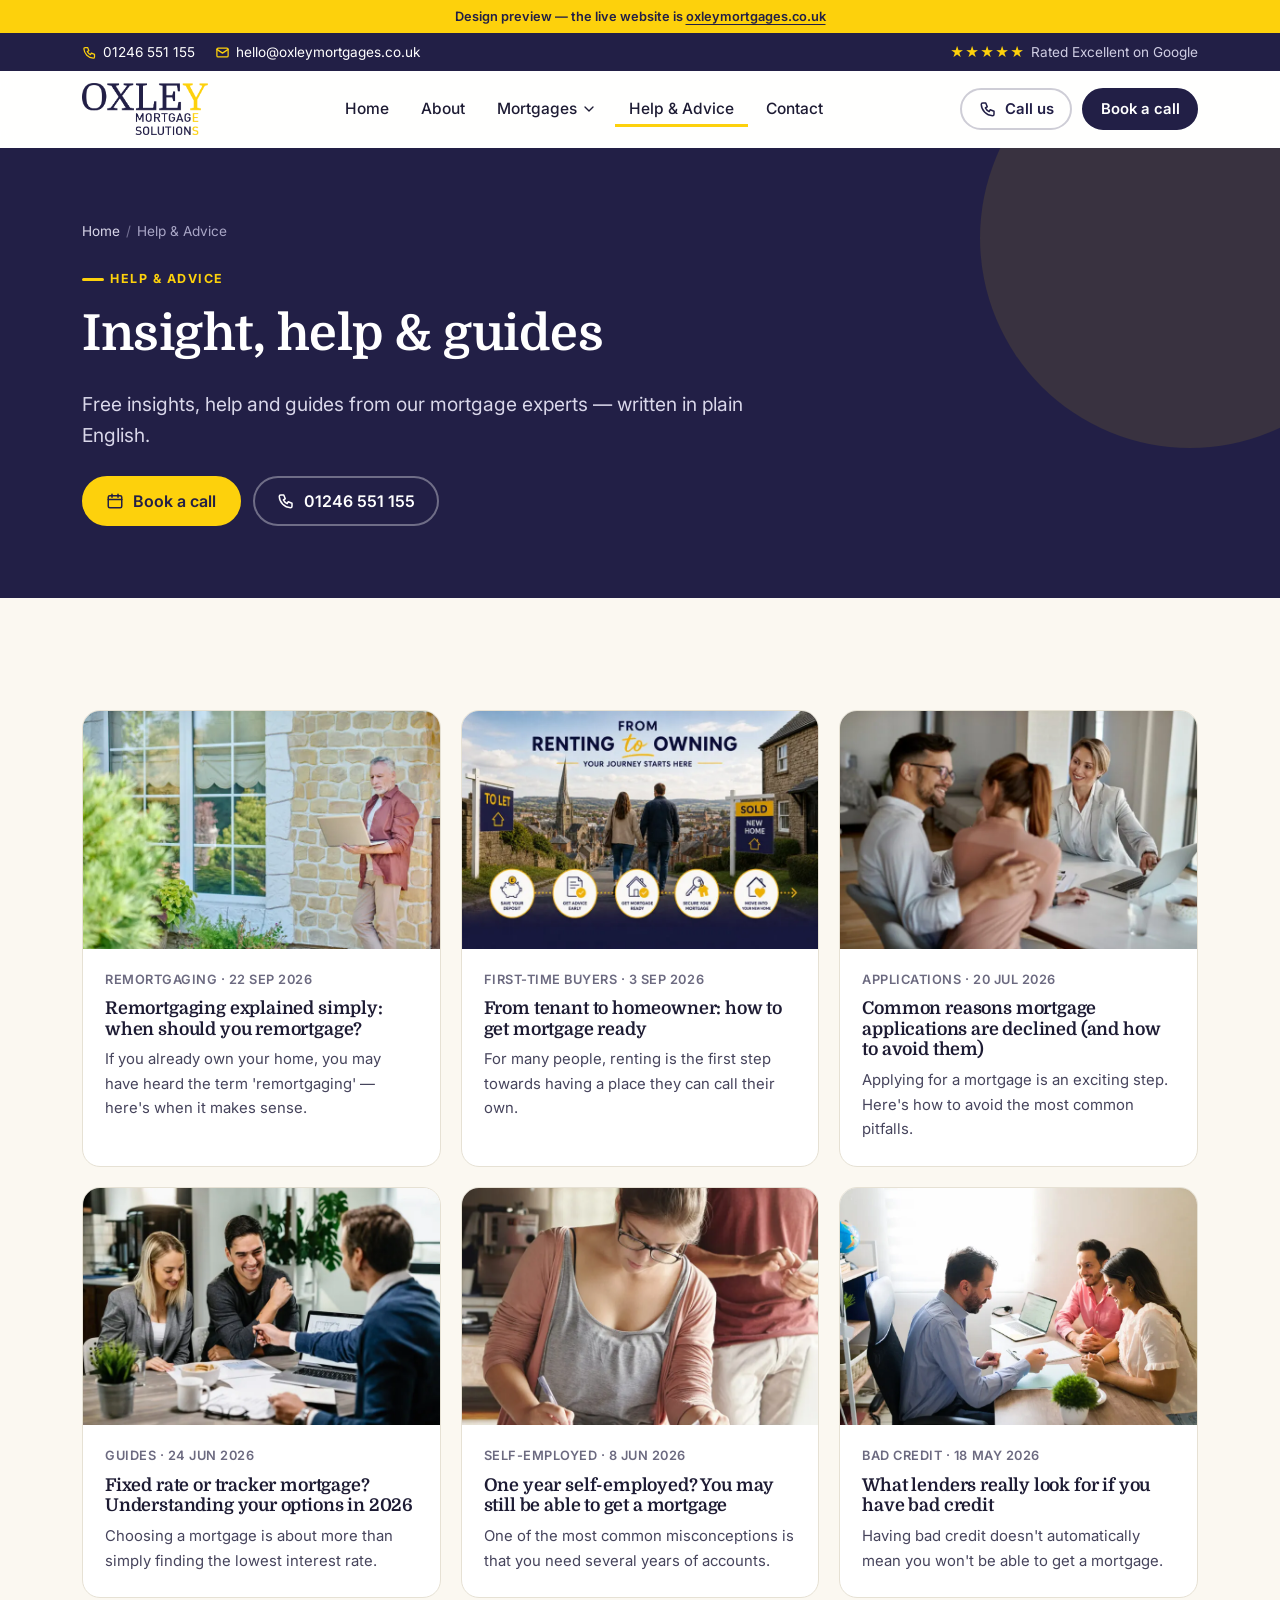
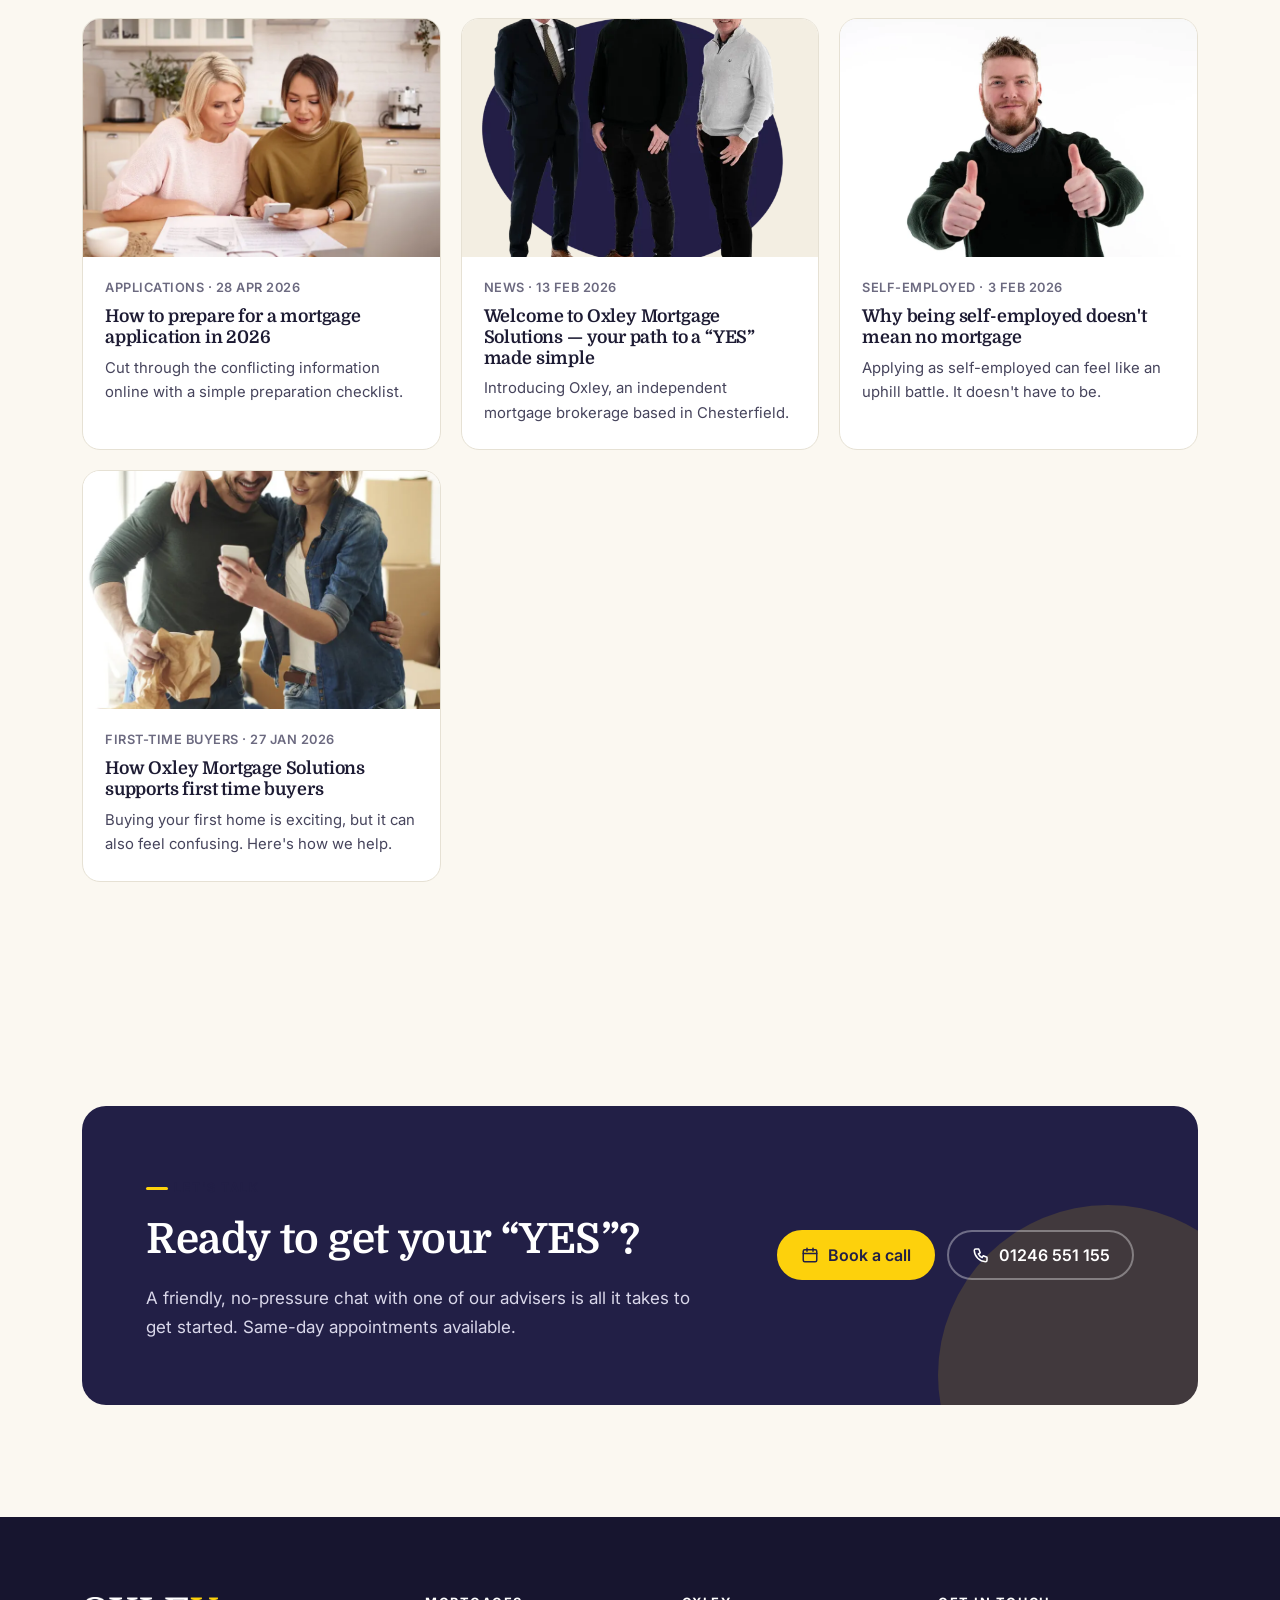
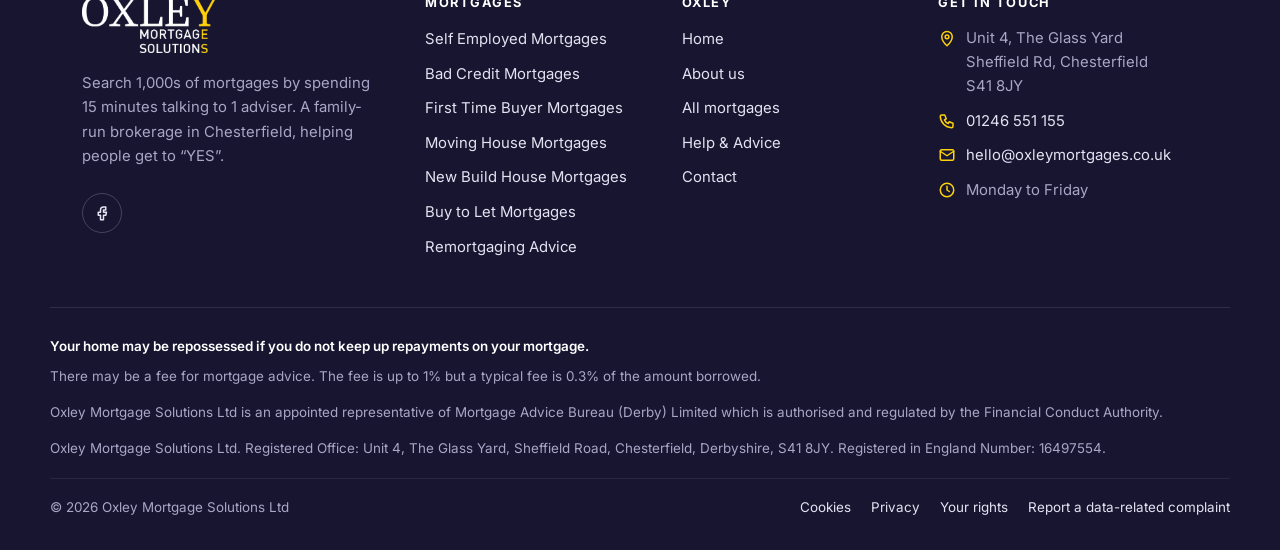
<file: help-advice/index.html>
<!doctype html>
<html lang="en-GB" class="no-js">
<head>
<meta charset="utf-8">
<meta name="viewport" content="width=device-width, initial-scale=1, viewport-fit=cover">
<title>Help &amp; Advice | Oxley Mortgage Solutions</title>
<meta name="description" content="Mortgage guides and advice from Oxley Mortgage Solutions.">
<!-- Design preview only: keep out of search results so the live site's SEO is untouched -->
<meta name="robots" content="noindex, nofollow, noarchive, nosnippet, noimageindex">
<meta name="googlebot" content="noindex, nofollow">
<link rel="canonical" href="https://oxleymortgages.co.uk/help-advice/">
<meta name="theme-color" content="#221f46">
<link rel="icon" href="../assets/img/favicon-32.png" sizes="32x32">
<link rel="apple-touch-icon" href="../assets/img/apple-touch-icon.png">
<link rel="preconnect" href="https://fonts.googleapis.com">
<link rel="preconnect" href="https://fonts.gstatic.com" crossorigin>
<link href="https://fonts.googleapis.com/css2?family=Domine:wght@600;700&family=Inter:wght@400;500;600;700;800&display=swap" rel="stylesheet">
<link rel="stylesheet" href="../assets/css/site.css">
</head>
<body>
<a class="skip" href="#main">Skip to content</a>
<div class="preview-flag">Design preview — the live website is <a href="https://oxleymortgages.co.uk/">oxleymortgages.co.uk</a></div>
<div class="topbar"><div class="wrap">
  <div class="topbar__left">
    <a class="topbar__item" href="tel:01246551155"><svg class="" viewBox="0 0 24 24" fill="none" stroke="currentColor" stroke-width="2" stroke-linecap="round" stroke-linejoin="round" aria-hidden="true"><path d="M5 4h4l2 5-2.5 1.5a11 11 0 005 5L15 13l5 2v4a2 2 0 01-2 2A16 16 0 013 6a2 2 0 012-2z"/></svg>01246 551 155</a>
    <a class="topbar__item topbar__hide-sm" href="mailto:hello@oxleymortgages.co.uk"><svg class="" viewBox="0 0 24 24" fill="none" stroke="currentColor" stroke-width="2" stroke-linecap="round" stroke-linejoin="round" aria-hidden="true"><rect x="3" y="5" width="18" height="14" rx="2"/><path d="M3 7l9 6 9-6"/></svg>hello@oxleymortgages.co.uk</a>
  </div>
  <div class="topbar__item topbar__hide-sm"><span class="topbar__stars">★★★★★</span> Rated Excellent on Google</div>
</div></div>
<header class="header"><div class="wrap">
  <a class="logo" href="../" aria-label="Oxley Mortgage Solutions — home"><img src="../assets/img/logo.png" alt="Oxley Mortgage Solutions" width="774" height="319"></a>
  <nav class="nav" aria-label="Main">
    <a class="nav__link" href="../">Home</a>
    <a class="nav__link" href="../about-oxley/">About</a>
    <div class="nav__item">
      <button class="nav__toggle" aria-expanded="false" aria-haspopup="true">Mortgages <svg class="" viewBox="0 0 24 24" fill="none" stroke="currentColor" stroke-width="2" stroke-linecap="round" stroke-linejoin="round" aria-hidden="true"><path d="M6 9l6 6 6-6"/></svg></button>
      <div class="nav__menu"><a href="../self-employed-mortgages/"><span class="ico"><svg class="" viewBox="0 0 24 24" fill="none" stroke="currentColor" stroke-width="2" stroke-linecap="round" stroke-linejoin="round" aria-hidden="true"><rect x="3" y="7" width="18" height="13" rx="2"/><path d="M9 7V5a2 2 0 012-2h2a2 2 0 012 2v2M3 13h18"/></svg></span>Self Employed Mortgages</a><a href="../bad-credit-mortgages/"><span class="ico"><svg class="" viewBox="0 0 24 24" fill="none" stroke="currentColor" stroke-width="2" stroke-linecap="round" stroke-linejoin="round" aria-hidden="true"><rect x="2.5" y="5" width="19" height="14" rx="2"/><path d="M2.5 10h19M6 15h4"/></svg></span>Bad Credit Mortgages</a><a href="../first-time-buyer-mortgages/"><span class="ico"><svg class="" viewBox="0 0 24 24" fill="none" stroke="currentColor" stroke-width="2" stroke-linecap="round" stroke-linejoin="round" aria-hidden="true"><circle cx="8" cy="15" r="4"/><path d="M11 12l9-9M17 6l3 3M15 8l2 2"/></svg></span>First Time Buyer Mortgages</a><a href="../moving-house-mortgages/"><span class="ico"><svg class="" viewBox="0 0 24 24" fill="none" stroke="currentColor" stroke-width="2" stroke-linecap="round" stroke-linejoin="round" aria-hidden="true"><path d="M3 8l9-5 9 5v8l-9 5-9-5V8z"/><path d="M3 8l9 5 9-5M12 13v8"/></svg></span>Moving House Mortgages</a><a href="../new-build-house-mortgages/"><span class="ico"><svg class="" viewBox="0 0 24 24" fill="none" stroke="currentColor" stroke-width="2" stroke-linecap="round" stroke-linejoin="round" aria-hidden="true"><path d="M3 21h18M5 21V10l7-6 7 6v11"/><path d="M10 21v-6h4v6"/><path d="M15 3h4v4"/></svg></span>New Build House Mortgages</a><a href="../buy-to-let-mortgages/"><span class="ico"><svg class="" viewBox="0 0 24 24" fill="none" stroke="currentColor" stroke-width="2" stroke-linecap="round" stroke-linejoin="round" aria-hidden="true"><rect x="4" y="3" width="16" height="18" rx="1"/><path d="M8 7h2M14 7h2M8 11h2M14 11h2M8 15h2M14 15h2M11 21v-3h2v3"/></svg></span>Buy to Let Mortgages</a><a href="../remortgaging-advice/"><span class="ico"><svg class="" viewBox="0 0 24 24" fill="none" stroke="currentColor" stroke-width="2" stroke-linecap="round" stroke-linejoin="round" aria-hidden="true"><path d="M20 11a8 8 0 00-14.6-4.5L3 9M4 13a8 8 0 0014.6 4.5L21 15"/><path d="M3 4v5h5M21 20v-5h-5"/></svg></span>Remortgaging Advice</a><a href="../help-to-buy-scheme/"><span class="ico"><svg class="" viewBox="0 0 24 24" fill="none" stroke="currentColor" stroke-width="2" stroke-linecap="round" stroke-linejoin="round" aria-hidden="true"><path d="M3 11l9-7 9 7"/><path d="M5 10v10h14V10"/><path d="M9.5 15.5l2 2 3.5-4"/></svg></span>Help to Buy Scheme</a><div class="nav__menu-all"><a href="../mortgages/">View all mortgage options <svg class="" viewBox="0 0 24 24" fill="none" stroke="currentColor" stroke-width="2" stroke-linecap="round" stroke-linejoin="round" aria-hidden="true"><path d="M5 12h14M13 6l6 6-6 6"/></svg></a></div></div>
    </div>
    <a class="nav__link" href="../help-advice/" aria-current="page">Help &amp; Advice</a>
    <a class="nav__link" href="../contact-oxley-mortgages/">Contact</a>
  </nav>
  <div class="header__actions">
    <a class="btn btn--ghost btn--sm" href="tel:01246551155"><svg class="" viewBox="0 0 24 24" fill="none" stroke="currentColor" stroke-width="2" stroke-linecap="round" stroke-linejoin="round" aria-hidden="true"><path d="M5 4h4l2 5-2.5 1.5a11 11 0 005 5L15 13l5 2v4a2 2 0 01-2 2A16 16 0 013 6a2 2 0 012-2z"/></svg>Call us</a>
    <a class="btn btn--sm" href="https://calendly.com/george-oxleymortgages/30min" target="_blank" rel="noopener">Book a call</a>
    <button class="burger" data-drawer-open aria-controls="drawer" aria-expanded="false" aria-label="Open menu"><svg class="" viewBox="0 0 24 24" fill="none" stroke="currentColor" stroke-width="2" stroke-linecap="round" stroke-linejoin="round" aria-hidden="true"><path d="M4 7h16M4 12h16M4 17h16"/></svg></button>
  </div>
</div></header>
<div class="drawer" id="drawer" aria-hidden="true">
  <div class="drawer__scrim" data-drawer-close></div>
  <div class="drawer__panel" role="dialog" aria-modal="true" aria-label="Menu">
    <div class="drawer__head"><img src="../assets/img/logo.png" alt="Oxley Mortgage Solutions"><button class="burger" style="display:inline-flex" data-drawer-close aria-label="Close menu"><svg class="" viewBox="0 0 24 24" fill="none" stroke="currentColor" stroke-width="2" stroke-linecap="round" stroke-linejoin="round" aria-hidden="true"><path d="M6 6l12 12M18 6L6 18"/></svg></button></div>
    <nav aria-label="Mobile">
      <a href="../">Home</a>
      <a href="../about-oxley/">About Oxley</a>
      <details><summary>Mortgages <svg class="" viewBox="0 0 24 24" fill="none" stroke="currentColor" stroke-width="2" stroke-linecap="round" stroke-linejoin="round" aria-hidden="true"><path d="M6 9l6 6 6-6"/></svg></summary><div><a href="../self-employed-mortgages/">Self Employed Mortgages</a><a href="../bad-credit-mortgages/">Bad Credit Mortgages</a><a href="../first-time-buyer-mortgages/">First Time Buyer Mortgages</a><a href="../moving-house-mortgages/">Moving House Mortgages</a><a href="../new-build-house-mortgages/">New Build House Mortgages</a><a href="../buy-to-let-mortgages/">Buy to Let Mortgages</a><a href="../remortgaging-advice/">Remortgaging Advice</a><a href="../help-to-buy-scheme/">Help to Buy Scheme</a><a href="../mortgages/"><strong>All mortgage options</strong></a></div></details>
      <a href="../help-advice/">Help &amp; Advice</a>
      <a href="../contact-oxley-mortgages/">Contact</a>
    </nav>
    <div class="drawer__foot">
      <a class="btn" href="https://calendly.com/george-oxleymortgages/30min" target="_blank" rel="noopener"><svg class="" viewBox="0 0 24 24" fill="none" stroke="currentColor" stroke-width="2" stroke-linecap="round" stroke-linejoin="round" aria-hidden="true"><rect x="3" y="5" width="18" height="16" rx="2"/><path d="M3 10h18M8 3v4M16 3v4"/></svg>Book a call</a>
      <a class="btn btn--yellow" href="tel:01246551155"><svg class="" viewBox="0 0 24 24" fill="none" stroke="currentColor" stroke-width="2" stroke-linecap="round" stroke-linejoin="round" aria-hidden="true"><path d="M5 4h4l2 5-2.5 1.5a11 11 0 005 5L15 13l5 2v4a2 2 0 01-2 2A16 16 0 013 6a2 2 0 012-2z"/></svg>01246 551 155</a>
      <p>Same-day appointments, Monday to Friday</p>
    </div>
  </div>
</div>
<main id="main">
<section class="page-hero"><div class="wrap"><div><nav class="crumbs" aria-label="Breadcrumb"><a href="../">Home</a><span>/</span>Help &amp; Advice</nav><span class="eyebrow">Help &amp; Advice</span><h1>Insight, help &amp; guides</h1><p class="lede">Free insights, help and guides from our mortgage experts — written in plain English.</p><div class="btn-row" style="margin-top:24px"><a class="btn btn--yellow" href="https://calendly.com/george-oxleymortgages/30min" target="_blank" rel="noopener"><svg class="" viewBox="0 0 24 24" fill="none" stroke="currentColor" stroke-width="2" stroke-linecap="round" stroke-linejoin="round" aria-hidden="true"><rect x="3" y="5" width="18" height="16" rx="2"/><path d="M3 10h18M8 3v4M16 3v4"/></svg>Book a call</a><a class="btn btn--ghost" href="tel:01246551155" style="color:#fff;border-color:rgba(255,255,255,.35)"><svg class="" viewBox="0 0 24 24" fill="none" stroke="currentColor" stroke-width="2" stroke-linecap="round" stroke-linejoin="round" aria-hidden="true"><path d="M5 4h4l2 5-2.5 1.5a11 11 0 005 5L15 13l5 2v4a2 2 0 01-2 2A16 16 0 013 6a2 2 0 012-2z"/></svg>01246 551 155</a></div></div></div></section>
<section class="section"><div class="wrap"><div class="grid grid--3"><a class="post reveal" href="https://oxleymortgages.co.uk/2026/09/22/remortgaging-explained-simply-when-should-you-remortgage/"><div class="post__img"><img src="../assets/img/post-remortgaging.webp" alt="" loading="lazy"></div>
<div class="post__body"><span class="post__meta">Remortgaging · 22 Sep 2026</span><h3>Remortgaging explained simply: when should you remortgage?</h3><p>If you already own your home, you may have heard the term 'remortgaging' — here's when it makes sense.</p></div></a><a class="post reveal" href="https://oxleymortgages.co.uk/2026/09/03/from-tenant-to-homeowner-how-to-get-mortgage-ready/"><div class="post__img"><img src="../assets/img/post-tenant.webp" alt="" loading="lazy"></div>
<div class="post__body"><span class="post__meta">First-time buyers · 3 Sep 2026</span><h3>From tenant to homeowner: how to get mortgage ready</h3><p>For many people, renting is the first step towards having a place they can call their own.</p></div></a><a class="post reveal" href="https://oxleymortgages.co.uk/2026/07/20/common-reasons-mortgage-applications-are-declined-and-how-to-avoid-them/"><div class="post__img"><img src="../assets/img/post-declined.webp" alt="" loading="lazy"></div>
<div class="post__body"><span class="post__meta">Applications · 20 Jul 2026</span><h3>Common reasons mortgage applications are declined (and how to avoid them)</h3><p>Applying for a mortgage is an exciting step. Here's how to avoid the most common pitfalls.</p></div></a><a class="post reveal" href="https://oxleymortgages.co.uk/2026/06/24/fixed-rate-or-tracker-mortgage-understanding-your-options-in-2026/"><div class="post__img"><img src="../assets/img/post-fixed.webp" alt="" loading="lazy"></div>
<div class="post__body"><span class="post__meta">Guides · 24 Jun 2026</span><h3>Fixed rate or tracker mortgage? Understanding your options in 2026</h3><p>Choosing a mortgage is about more than simply finding the lowest interest rate.</p></div></a><a class="post reveal" href="https://oxleymortgages.co.uk/2026/06/08/one-year-self-employed-you-may-still-be-able-to-get-a-mortgage/"><div class="post__img"><img src="../assets/img/self-employed.webp" alt="" loading="lazy"></div>
<div class="post__body"><span class="post__meta">Self-employed · 8 Jun 2026</span><h3>One year self-employed? You may still be able to get a mortgage</h3><p>One of the most common misconceptions is that you need several years of accounts.</p></div></a><a class="post reveal" href="https://oxleymortgages.co.uk/2026/05/18/what-lenders-really-look-for-if-you-have-bad-credit/"><div class="post__img"><img src="../assets/img/bad-credit.webp" alt="" loading="lazy"></div>
<div class="post__body"><span class="post__meta">Bad credit · 18 May 2026</span><h3>What lenders really look for if you have bad credit</h3><p>Having bad credit doesn't automatically mean you won't be able to get a mortgage.</p></div></a><a class="post reveal" href="https://oxleymortgages.co.uk/2026/04/28/how-to-prepare-for-a-mortgage-application-in-2026/"><div class="post__img"><img src="../assets/img/post-prepare.webp" alt="" loading="lazy"></div>
<div class="post__body"><span class="post__meta">Applications · 28 Apr 2026</span><h3>How to prepare for a mortgage application in 2026</h3><p>Cut through the conflicting information online with a simple preparation checklist.</p></div></a><a class="post reveal" href="https://oxleymortgages.co.uk/2026/02/13/welcome-to-oxley-mortgage-solutions-your-path-to-a-yes-made-simple/"><div class="post__img"><img src="../assets/img/team.webp" alt="" loading="lazy"></div>
<div class="post__body"><span class="post__meta">News · 13 Feb 2026</span><h3>Welcome to Oxley Mortgage Solutions — your path to a “YES” made simple</h3><p>Introducing Oxley, an independent mortgage brokerage based in Chesterfield.</p></div></a><a class="post reveal" href="https://oxleymortgages.co.uk/2026/02/03/why-being-self-employed-doesnt-mean-no-mortgage/"><div class="post__img"><img src="../assets/img/office-2.webp" alt="" loading="lazy"></div>
<div class="post__body"><span class="post__meta">Self-employed · 3 Feb 2026</span><h3>Why being self-employed doesn't mean no mortgage</h3><p>Applying as self-employed can feel like an uphill battle. It doesn't have to be.</p></div></a><a class="post reveal" href="https://oxleymortgages.co.uk/2026/01/27/how-oxley-mortgage-solutions-supports-first-time-buyers/"><div class="post__img"><img src="../assets/img/first-time.webp" alt="" loading="lazy"></div>
<div class="post__body"><span class="post__meta">First-time buyers · 27 Jan 2026</span><h3>How Oxley Mortgage Solutions supports first time buyers</h3><p>Buying your first home is exciting, but it can also feel confusing. Here's how we help.</p></div></a></div></div></section>
<section class="section"><div class="wrap"><div class="cta reveal">
  <div><span class="eyebrow">Let's talk</span><h2>Ready to get your “YES”?</h2>
  <p>A friendly, no-pressure chat with one of our advisers is all it takes to get started. Same-day appointments available.</p></div>
  <div class="btn-row"><a class="btn btn--yellow" href="https://calendly.com/george-oxleymortgages/30min" target="_blank" rel="noopener"><svg class="" viewBox="0 0 24 24" fill="none" stroke="currentColor" stroke-width="2" stroke-linecap="round" stroke-linejoin="round" aria-hidden="true"><rect x="3" y="5" width="18" height="16" rx="2"/><path d="M3 10h18M8 3v4M16 3v4"/></svg>Book a call</a><a class="btn btn--ghost" href="tel:01246551155"><svg class="" viewBox="0 0 24 24" fill="none" stroke="currentColor" stroke-width="2" stroke-linecap="round" stroke-linejoin="round" aria-hidden="true"><path d="M5 4h4l2 5-2.5 1.5a11 11 0 005 5L15 13l5 2v4a2 2 0 01-2 2A16 16 0 013 6a2 2 0 012-2z"/></svg>01246 551 155</a></div>
</div></div></section>
</main>
<footer class="footer">
  <div class="wrap footer__grid">
    <div class="footer__brand">
      <img src="../assets/img/logo-white.png" alt="Oxley Mortgage Solutions" width="773" height="319">
      <p>Search 1,000s of mortgages by spending 15 minutes talking to 1 adviser. A family-run brokerage in Chesterfield, helping people get to “YES”.</p>
      <a class="social" href="https://www.facebook.com/OxleyMortgageSolutions" aria-label="Oxley on Facebook" rel="noopener"><svg class="" viewBox="0 0 24 24" fill="none" stroke="currentColor" stroke-width="2" stroke-linecap="round" stroke-linejoin="round" aria-hidden="true"><path d="M14 8h3V4h-3a4 4 0 00-4 4v3H7v4h3v6h4v-6h3l1-4h-4V8z"/></svg></a>
    </div>
    <div><h4>Mortgages</h4><ul><li><a href="../self-employed-mortgages/">Self Employed Mortgages</a></li><li><a href="../bad-credit-mortgages/">Bad Credit Mortgages</a></li><li><a href="../first-time-buyer-mortgages/">First Time Buyer Mortgages</a></li><li><a href="../moving-house-mortgages/">Moving House Mortgages</a></li><li><a href="../new-build-house-mortgages/">New Build House Mortgages</a></li><li><a href="../buy-to-let-mortgages/">Buy to Let Mortgages</a></li><li><a href="../remortgaging-advice/">Remortgaging Advice</a></li></ul></div>
    <div><h4>Oxley</h4><ul>
      <li><a href="../">Home</a></li><li><a href="../about-oxley/">About us</a></li><li><a href="../mortgages/">All mortgages</a></li>
      <li><a href="../help-advice/">Help &amp; Advice</a></li><li><a href="../contact-oxley-mortgages/">Contact</a></li></ul></div>
    <div><h4>Get in touch</h4><ul class="footer__contact">
      <li><svg class="" viewBox="0 0 24 24" fill="none" stroke="currentColor" stroke-width="2" stroke-linecap="round" stroke-linejoin="round" aria-hidden="true"><path d="M12 21s-7-6.2-7-12a7 7 0 0114 0c0 5.8-7 12-7 12z"/><circle cx="12" cy="9" r="2.5"/></svg><address>Unit 4, The Glass Yard<br>Sheffield Rd, Chesterfield<br>S41 8JY</address></li>
      <li><svg class="" viewBox="0 0 24 24" fill="none" stroke="currentColor" stroke-width="2" stroke-linecap="round" stroke-linejoin="round" aria-hidden="true"><path d="M5 4h4l2 5-2.5 1.5a11 11 0 005 5L15 13l5 2v4a2 2 0 01-2 2A16 16 0 013 6a2 2 0 012-2z"/></svg><a href="tel:01246551155">01246 551 155</a></li>
      <li><svg class="" viewBox="0 0 24 24" fill="none" stroke="currentColor" stroke-width="2" stroke-linecap="round" stroke-linejoin="round" aria-hidden="true"><rect x="3" y="5" width="18" height="14" rx="2"/><path d="M3 7l9 6 9-6"/></svg><a href="mailto:hello@oxleymortgages.co.uk">hello@oxleymortgages.co.uk</a></li>
      <li><svg class="" viewBox="0 0 24 24" fill="none" stroke="currentColor" stroke-width="2" stroke-linecap="round" stroke-linejoin="round" aria-hidden="true"><circle cx="12" cy="12" r="9"/><path d="M12 7v5l3 2"/></svg><span>Monday to Friday</span></li></ul></div>
  </div>
  <div class="wrap legal">
    <p class="legal__warn">Your home may be repossessed if you do not keep up repayments on your mortgage.</p>
    <p>There may be a fee for mortgage advice. The fee is up to 1% but a typical fee is 0.3% of the amount borrowed.</p>
    <p>Oxley Mortgage Solutions Ltd is an appointed representative of Mortgage Advice Bureau (Derby) Limited which is authorised and regulated by the Financial Conduct Authority.</p>
    <p>Oxley Mortgage Solutions Ltd. Registered Office: Unit 4, The Glass Yard, Sheffield Road, Chesterfield, Derbyshire, S41 8JY. Registered in England Number: 16497554.</p>
    <div class="legal__bottom">
      <span>© <span data-year>2026</span> Oxley Mortgage Solutions Ltd</span>
      <ul><li><a href="https://oxleymortgages.co.uk/cookie-policy-uk/">Cookies</a></li><li><a href="https://oxleymortgages.co.uk/privacy-policy-2/">Privacy</a></li><li><a href="https://oxleymortgages.co.uk/your-rights/">Your rights</a></li>
      <li><a href="https://mortgageadvicebureau-privacy.my.onetrust.com/incident-portal/webforms/2cf3bbcb-5488-430c-bb3d-69383d968fa5/5a75de46-dcd1-410a-a5b1-3bdb2ec854ee" rel="noopener">Report a data-related complaint</a></li></ul>
    </div>
  </div>
</footer>
<div class="mobile-bar"><a class="btn btn--yellow" href="tel:01246551155"><svg class="" viewBox="0 0 24 24" fill="none" stroke="currentColor" stroke-width="2" stroke-linecap="round" stroke-linejoin="round" aria-hidden="true"><path d="M5 4h4l2 5-2.5 1.5a11 11 0 005 5L15 13l5 2v4a2 2 0 01-2 2A16 16 0 013 6a2 2 0 012-2z"/></svg>Call</a><a class="btn" href="https://calendly.com/george-oxleymortgages/30min" target="_blank" rel="noopener"><svg class="" viewBox="0 0 24 24" fill="none" stroke="currentColor" stroke-width="2" stroke-linecap="round" stroke-linejoin="round" aria-hidden="true"><rect x="3" y="5" width="18" height="16" rx="2"/><path d="M3 10h18M8 3v4M16 3v4"/></svg>Book a call</a></div>
<script src="../assets/js/site.js" defer></script>
</body>
</html>
</file>
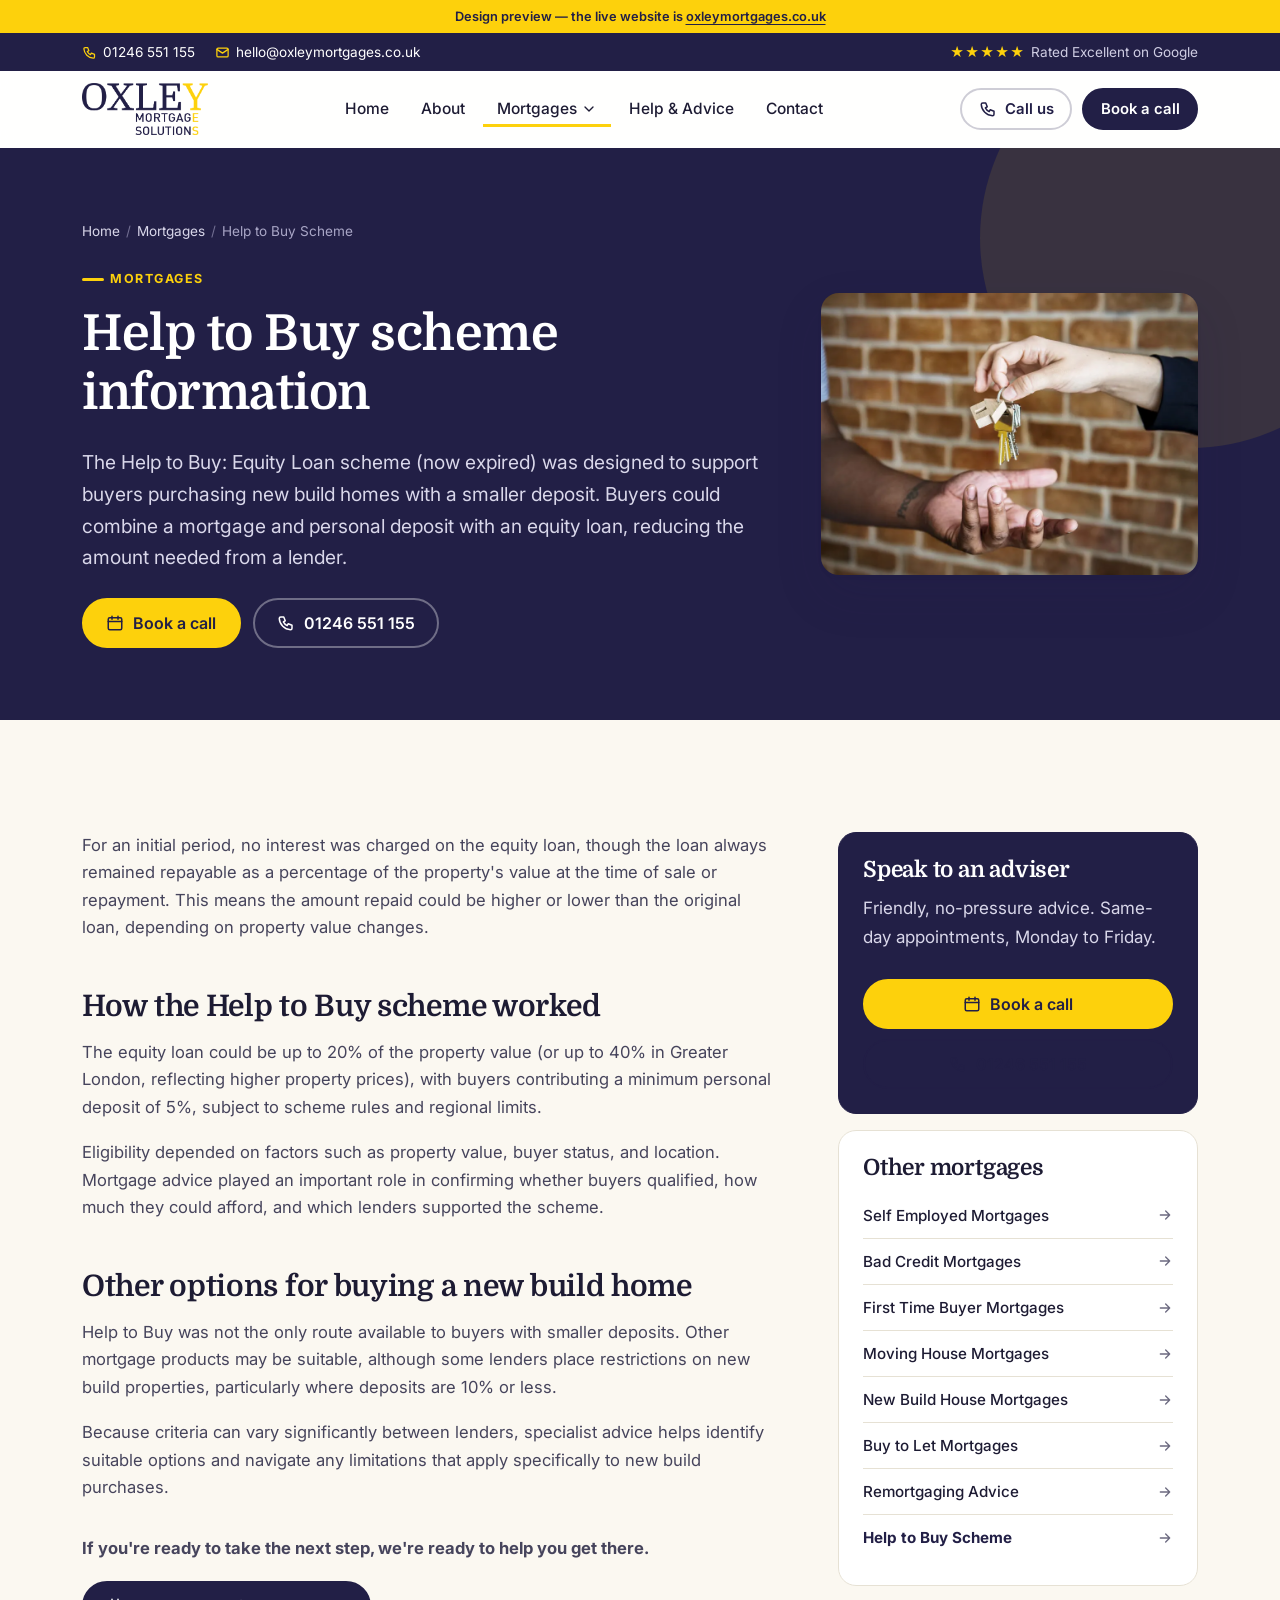
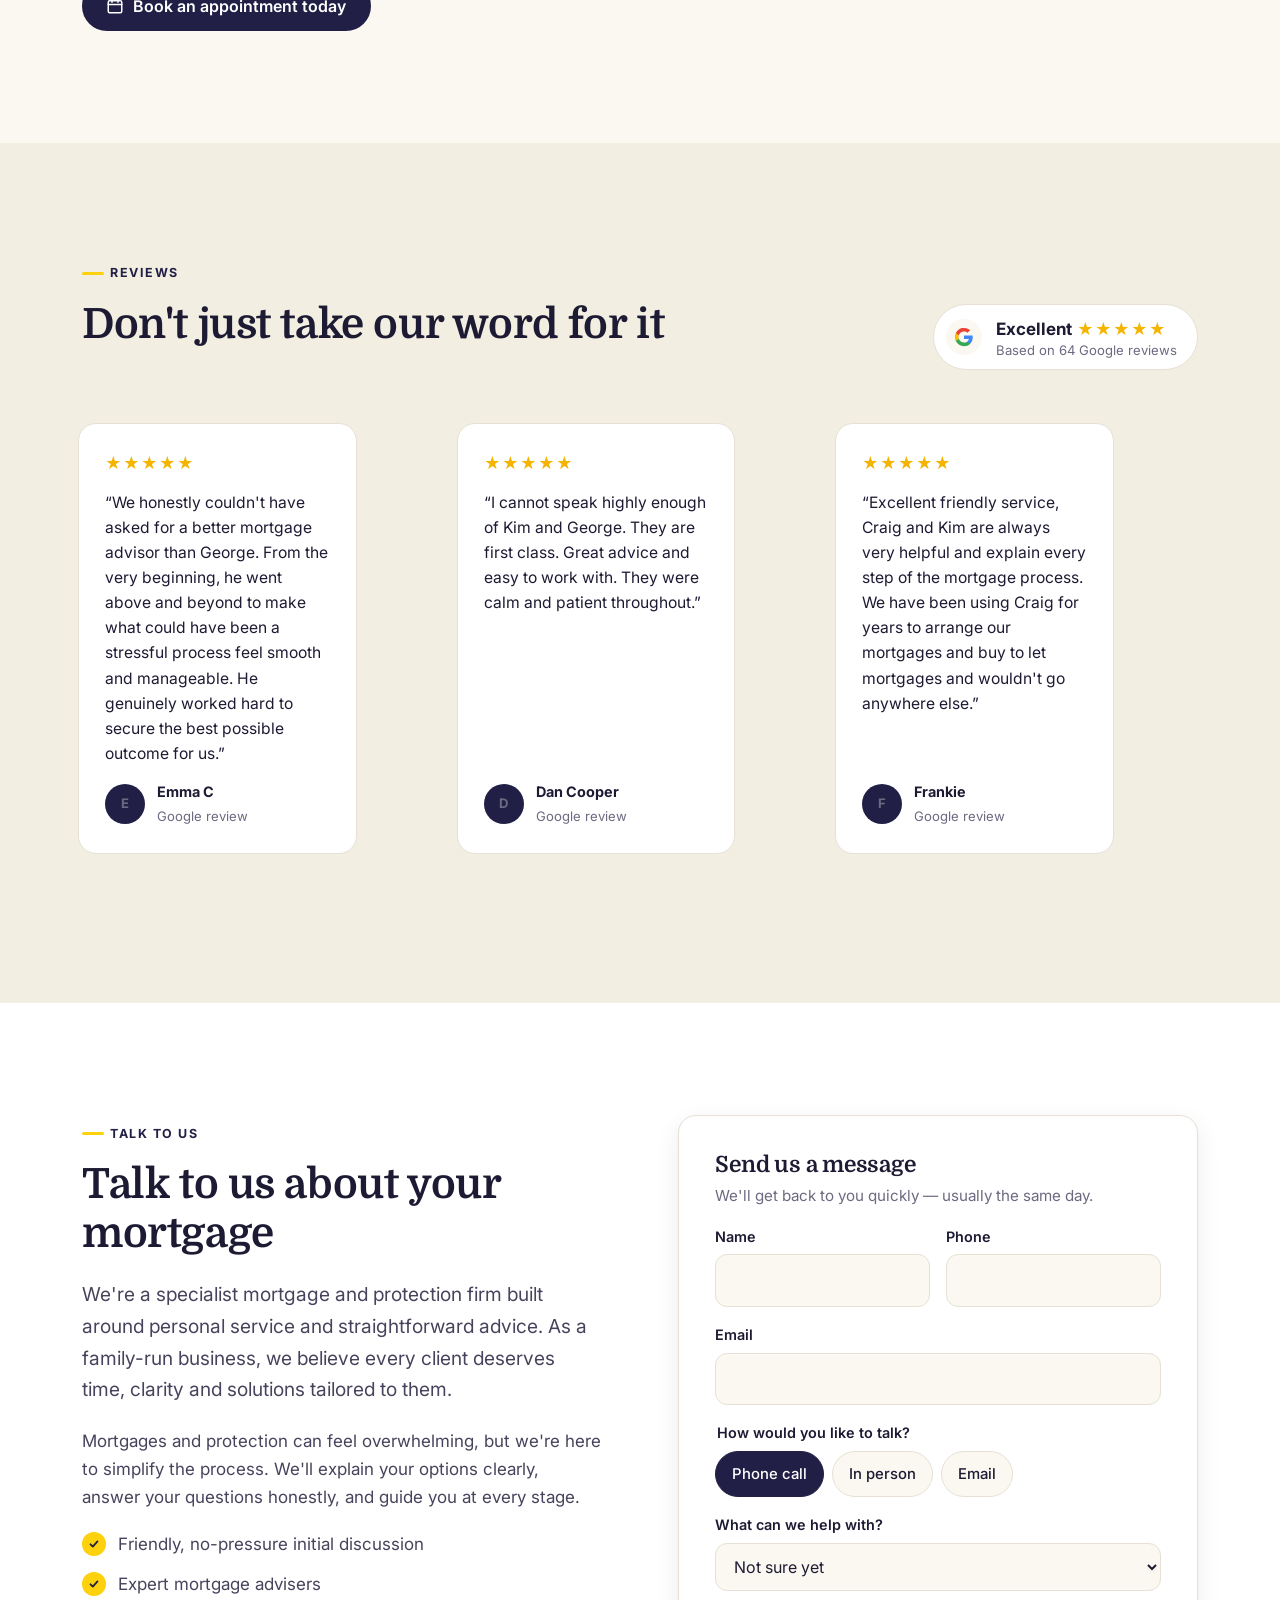
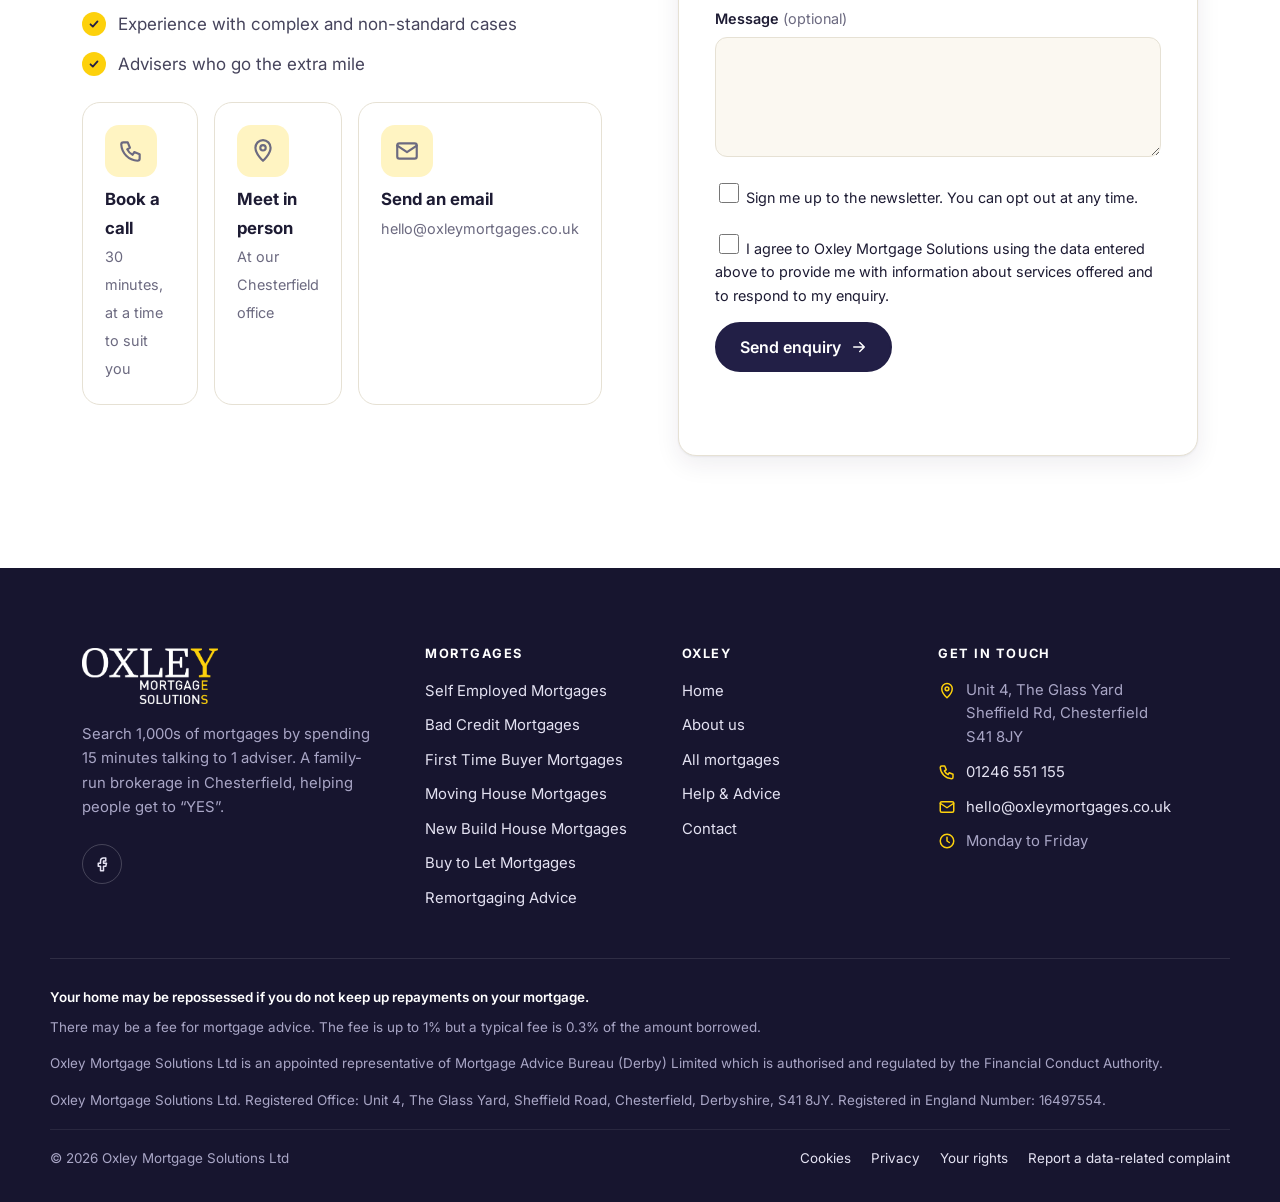
<file: help-to-buy-scheme/index.html>
<!doctype html>
<html lang="en-GB" class="no-js">
<head>
<meta charset="utf-8">
<meta name="viewport" content="width=device-width, initial-scale=1, viewport-fit=cover">
<title>Help to Buy Scheme | Oxley Mortgage Solutions</title>
<meta name="description" content="How the (now closed) equity loan worked, and other routes for small-deposit new build buyers.">
<!-- Design preview only: keep out of search results so the live site's SEO is untouched -->
<meta name="robots" content="noindex, nofollow, noarchive, nosnippet, noimageindex">
<meta name="googlebot" content="noindex, nofollow">
<link rel="canonical" href="https://oxleymortgages.co.uk/help-to-buy-scheme/">
<meta name="theme-color" content="#221f46">
<link rel="icon" href="../assets/img/favicon-32.png" sizes="32x32">
<link rel="apple-touch-icon" href="../assets/img/apple-touch-icon.png">
<link rel="preconnect" href="https://fonts.googleapis.com">
<link rel="preconnect" href="https://fonts.gstatic.com" crossorigin>
<link href="https://fonts.googleapis.com/css2?family=Domine:wght@600;700&family=Inter:wght@400;500;600;700;800&display=swap" rel="stylesheet">
<link rel="stylesheet" href="../assets/css/site.css">
</head>
<body>
<a class="skip" href="#main">Skip to content</a>
<div class="preview-flag">Design preview — the live website is <a href="https://oxleymortgages.co.uk/">oxleymortgages.co.uk</a></div>
<div class="topbar"><div class="wrap">
  <div class="topbar__left">
    <a class="topbar__item" href="tel:01246551155"><svg class="" viewBox="0 0 24 24" fill="none" stroke="currentColor" stroke-width="2" stroke-linecap="round" stroke-linejoin="round" aria-hidden="true"><path d="M5 4h4l2 5-2.5 1.5a11 11 0 005 5L15 13l5 2v4a2 2 0 01-2 2A16 16 0 013 6a2 2 0 012-2z"/></svg>01246 551 155</a>
    <a class="topbar__item topbar__hide-sm" href="mailto:hello@oxleymortgages.co.uk"><svg class="" viewBox="0 0 24 24" fill="none" stroke="currentColor" stroke-width="2" stroke-linecap="round" stroke-linejoin="round" aria-hidden="true"><rect x="3" y="5" width="18" height="14" rx="2"/><path d="M3 7l9 6 9-6"/></svg>hello@oxleymortgages.co.uk</a>
  </div>
  <div class="topbar__item topbar__hide-sm"><span class="topbar__stars">★★★★★</span> Rated Excellent on Google</div>
</div></div>
<header class="header"><div class="wrap">
  <a class="logo" href="../" aria-label="Oxley Mortgage Solutions — home"><img src="../assets/img/logo.png" alt="Oxley Mortgage Solutions" width="774" height="319"></a>
  <nav class="nav" aria-label="Main">
    <a class="nav__link" href="../">Home</a>
    <a class="nav__link" href="../about-oxley/">About</a>
    <div class="nav__item">
      <button class="nav__toggle is-current" aria-expanded="false" aria-haspopup="true">Mortgages <svg class="" viewBox="0 0 24 24" fill="none" stroke="currentColor" stroke-width="2" stroke-linecap="round" stroke-linejoin="round" aria-hidden="true"><path d="M6 9l6 6 6-6"/></svg></button>
      <div class="nav__menu"><a href="../self-employed-mortgages/"><span class="ico"><svg class="" viewBox="0 0 24 24" fill="none" stroke="currentColor" stroke-width="2" stroke-linecap="round" stroke-linejoin="round" aria-hidden="true"><rect x="3" y="7" width="18" height="13" rx="2"/><path d="M9 7V5a2 2 0 012-2h2a2 2 0 012 2v2M3 13h18"/></svg></span>Self Employed Mortgages</a><a href="../bad-credit-mortgages/"><span class="ico"><svg class="" viewBox="0 0 24 24" fill="none" stroke="currentColor" stroke-width="2" stroke-linecap="round" stroke-linejoin="round" aria-hidden="true"><rect x="2.5" y="5" width="19" height="14" rx="2"/><path d="M2.5 10h19M6 15h4"/></svg></span>Bad Credit Mortgages</a><a href="../first-time-buyer-mortgages/"><span class="ico"><svg class="" viewBox="0 0 24 24" fill="none" stroke="currentColor" stroke-width="2" stroke-linecap="round" stroke-linejoin="round" aria-hidden="true"><circle cx="8" cy="15" r="4"/><path d="M11 12l9-9M17 6l3 3M15 8l2 2"/></svg></span>First Time Buyer Mortgages</a><a href="../moving-house-mortgages/"><span class="ico"><svg class="" viewBox="0 0 24 24" fill="none" stroke="currentColor" stroke-width="2" stroke-linecap="round" stroke-linejoin="round" aria-hidden="true"><path d="M3 8l9-5 9 5v8l-9 5-9-5V8z"/><path d="M3 8l9 5 9-5M12 13v8"/></svg></span>Moving House Mortgages</a><a href="../new-build-house-mortgages/"><span class="ico"><svg class="" viewBox="0 0 24 24" fill="none" stroke="currentColor" stroke-width="2" stroke-linecap="round" stroke-linejoin="round" aria-hidden="true"><path d="M3 21h18M5 21V10l7-6 7 6v11"/><path d="M10 21v-6h4v6"/><path d="M15 3h4v4"/></svg></span>New Build House Mortgages</a><a href="../buy-to-let-mortgages/"><span class="ico"><svg class="" viewBox="0 0 24 24" fill="none" stroke="currentColor" stroke-width="2" stroke-linecap="round" stroke-linejoin="round" aria-hidden="true"><rect x="4" y="3" width="16" height="18" rx="1"/><path d="M8 7h2M14 7h2M8 11h2M14 11h2M8 15h2M14 15h2M11 21v-3h2v3"/></svg></span>Buy to Let Mortgages</a><a href="../remortgaging-advice/"><span class="ico"><svg class="" viewBox="0 0 24 24" fill="none" stroke="currentColor" stroke-width="2" stroke-linecap="round" stroke-linejoin="round" aria-hidden="true"><path d="M20 11a8 8 0 00-14.6-4.5L3 9M4 13a8 8 0 0014.6 4.5L21 15"/><path d="M3 4v5h5M21 20v-5h-5"/></svg></span>Remortgaging Advice</a><a href="../help-to-buy-scheme/"><span class="ico"><svg class="" viewBox="0 0 24 24" fill="none" stroke="currentColor" stroke-width="2" stroke-linecap="round" stroke-linejoin="round" aria-hidden="true"><path d="M3 11l9-7 9 7"/><path d="M5 10v10h14V10"/><path d="M9.5 15.5l2 2 3.5-4"/></svg></span>Help to Buy Scheme</a><div class="nav__menu-all"><a href="../mortgages/">View all mortgage options <svg class="" viewBox="0 0 24 24" fill="none" stroke="currentColor" stroke-width="2" stroke-linecap="round" stroke-linejoin="round" aria-hidden="true"><path d="M5 12h14M13 6l6 6-6 6"/></svg></a></div></div>
    </div>
    <a class="nav__link" href="../help-advice/">Help &amp; Advice</a>
    <a class="nav__link" href="../contact-oxley-mortgages/">Contact</a>
  </nav>
  <div class="header__actions">
    <a class="btn btn--ghost btn--sm" href="tel:01246551155"><svg class="" viewBox="0 0 24 24" fill="none" stroke="currentColor" stroke-width="2" stroke-linecap="round" stroke-linejoin="round" aria-hidden="true"><path d="M5 4h4l2 5-2.5 1.5a11 11 0 005 5L15 13l5 2v4a2 2 0 01-2 2A16 16 0 013 6a2 2 0 012-2z"/></svg>Call us</a>
    <a class="btn btn--sm" href="https://calendly.com/george-oxleymortgages/30min" target="_blank" rel="noopener">Book a call</a>
    <button class="burger" data-drawer-open aria-controls="drawer" aria-expanded="false" aria-label="Open menu"><svg class="" viewBox="0 0 24 24" fill="none" stroke="currentColor" stroke-width="2" stroke-linecap="round" stroke-linejoin="round" aria-hidden="true"><path d="M4 7h16M4 12h16M4 17h16"/></svg></button>
  </div>
</div></header>
<div class="drawer" id="drawer" aria-hidden="true">
  <div class="drawer__scrim" data-drawer-close></div>
  <div class="drawer__panel" role="dialog" aria-modal="true" aria-label="Menu">
    <div class="drawer__head"><img src="../assets/img/logo.png" alt="Oxley Mortgage Solutions"><button class="burger" style="display:inline-flex" data-drawer-close aria-label="Close menu"><svg class="" viewBox="0 0 24 24" fill="none" stroke="currentColor" stroke-width="2" stroke-linecap="round" stroke-linejoin="round" aria-hidden="true"><path d="M6 6l12 12M18 6L6 18"/></svg></button></div>
    <nav aria-label="Mobile">
      <a href="../">Home</a>
      <a href="../about-oxley/">About Oxley</a>
      <details open><summary>Mortgages <svg class="" viewBox="0 0 24 24" fill="none" stroke="currentColor" stroke-width="2" stroke-linecap="round" stroke-linejoin="round" aria-hidden="true"><path d="M6 9l6 6 6-6"/></svg></summary><div><a href="../self-employed-mortgages/">Self Employed Mortgages</a><a href="../bad-credit-mortgages/">Bad Credit Mortgages</a><a href="../first-time-buyer-mortgages/">First Time Buyer Mortgages</a><a href="../moving-house-mortgages/">Moving House Mortgages</a><a href="../new-build-house-mortgages/">New Build House Mortgages</a><a href="../buy-to-let-mortgages/">Buy to Let Mortgages</a><a href="../remortgaging-advice/">Remortgaging Advice</a><a href="../help-to-buy-scheme/">Help to Buy Scheme</a><a href="../mortgages/"><strong>All mortgage options</strong></a></div></details>
      <a href="../help-advice/">Help &amp; Advice</a>
      <a href="../contact-oxley-mortgages/">Contact</a>
    </nav>
    <div class="drawer__foot">
      <a class="btn" href="https://calendly.com/george-oxleymortgages/30min" target="_blank" rel="noopener"><svg class="" viewBox="0 0 24 24" fill="none" stroke="currentColor" stroke-width="2" stroke-linecap="round" stroke-linejoin="round" aria-hidden="true"><rect x="3" y="5" width="18" height="16" rx="2"/><path d="M3 10h18M8 3v4M16 3v4"/></svg>Book a call</a>
      <a class="btn btn--yellow" href="tel:01246551155"><svg class="" viewBox="0 0 24 24" fill="none" stroke="currentColor" stroke-width="2" stroke-linecap="round" stroke-linejoin="round" aria-hidden="true"><path d="M5 4h4l2 5-2.5 1.5a11 11 0 005 5L15 13l5 2v4a2 2 0 01-2 2A16 16 0 013 6a2 2 0 012-2z"/></svg>01246 551 155</a>
      <p>Same-day appointments, Monday to Friday</p>
    </div>
  </div>
</div>
<main id="main">
<section class="page-hero"><div class="wrap"><div><nav class="crumbs" aria-label="Breadcrumb"><a href="../">Home</a><span>/</span><a href="../mortgages/">Mortgages</a><span>/</span>Help to Buy Scheme</nav><span class="eyebrow">Mortgages</span><h1>Help to Buy scheme information</h1><p class="lede">The Help to Buy: Equity Loan scheme (now expired) was designed to support buyers purchasing new build homes with a smaller deposit. Buyers could combine a mortgage and personal deposit with an equity loan, reducing the amount needed from a lender.</p><div class="btn-row" style="margin-top:24px"><a class="btn btn--yellow" href="https://calendly.com/george-oxleymortgages/30min" target="_blank" rel="noopener"><svg class="" viewBox="0 0 24 24" fill="none" stroke="currentColor" stroke-width="2" stroke-linecap="round" stroke-linejoin="round" aria-hidden="true"><rect x="3" y="5" width="18" height="16" rx="2"/><path d="M3 10h18M8 3v4M16 3v4"/></svg>Book a call</a><a class="btn btn--ghost" href="tel:01246551155" style="color:#fff;border-color:rgba(255,255,255,.35)"><svg class="" viewBox="0 0 24 24" fill="none" stroke="currentColor" stroke-width="2" stroke-linecap="round" stroke-linejoin="round" aria-hidden="true"><path d="M5 4h4l2 5-2.5 1.5a11 11 0 005 5L15 13l5 2v4a2 2 0 01-2 2A16 16 0 013 6a2 2 0 012-2z"/></svg>01246 551 155</a></div></div><div class="page-hero__img"><img src="../assets/img/help-to-buy.webp" alt="" fetchpriority="high"></div></div></section>
<section class="section"><div class="wrap content-grid">
  <article class="prose"><p>For an initial period, no interest was charged on the equity loan, though the loan always remained repayable as a percentage of the property's value at the time of sale or repayment. This means the amount repaid could be higher or lower than the original loan, depending on property value changes.</p><h2>How the Help to Buy scheme worked</h2><p>The equity loan could be up to 20% of the property value (or up to 40% in Greater London, reflecting higher property prices), with buyers contributing a minimum personal deposit of 5%, subject to scheme rules and regional limits.</p><p>Eligibility depended on factors such as property value, buyer status, and location. Mortgage advice played an important role in confirming whether buyers qualified, how much they could afford, and which lenders supported the scheme.</p><h2>Other options for buying a new build home</h2><p>Help to Buy was not the only route available to buyers with smaller deposits. Other mortgage products may be suitable, although some lenders place restrictions on new build properties, particularly where deposits are 10% or less.</p><p>Because criteria can vary significantly between lenders, specialist advice helps identify suitable options and navigate any limitations that apply specifically to new build purchases.</p><p style="margin-top:2em"><strong>If you're ready to take the next step, we're ready to help you get there.</strong></p><a class="btn" href="https://calendly.com/george-oxleymortgages/30min" target="_blank" rel="noopener"><svg class="" viewBox="0 0 24 24" fill="none" stroke="currentColor" stroke-width="2" stroke-linecap="round" stroke-linejoin="round" aria-hidden="true"><rect x="3" y="5" width="18" height="16" rx="2"/><path d="M3 10h18M8 3v4M16 3v4"/></svg>Book an appointment today</a></article>
  <aside class="aside">
    <div class="aside-card aside-card--navy"><h3>Speak to an adviser</h3><p>Friendly, no-pressure advice. Same-day appointments, Monday to Friday.</p>
      <a class="btn btn--yellow" href="https://calendly.com/george-oxleymortgages/30min" target="_blank" rel="noopener"><svg class="" viewBox="0 0 24 24" fill="none" stroke="currentColor" stroke-width="2" stroke-linecap="round" stroke-linejoin="round" aria-hidden="true"><rect x="3" y="5" width="18" height="16" rx="2"/><path d="M3 10h18M8 3v4M16 3v4"/></svg>Book a call</a><a class="btn btn--ghost" href="tel:01246551155"><svg class="" viewBox="0 0 24 24" fill="none" stroke="currentColor" stroke-width="2" stroke-linecap="round" stroke-linejoin="round" aria-hidden="true"><path d="M5 4h4l2 5-2.5 1.5a11 11 0 005 5L15 13l5 2v4a2 2 0 01-2 2A16 16 0 013 6a2 2 0 012-2z"/></svg>01246 551 155</a></div>
    <div class="aside-card"><h3>Other mortgages</h3><ul><li><a href="../self-employed-mortgages/">Self Employed Mortgages <svg class="" viewBox="0 0 24 24" fill="none" stroke="currentColor" stroke-width="2" stroke-linecap="round" stroke-linejoin="round" aria-hidden="true"><path d="M5 12h14M13 6l6 6-6 6"/></svg></a></li><li><a href="../bad-credit-mortgages/">Bad Credit Mortgages <svg class="" viewBox="0 0 24 24" fill="none" stroke="currentColor" stroke-width="2" stroke-linecap="round" stroke-linejoin="round" aria-hidden="true"><path d="M5 12h14M13 6l6 6-6 6"/></svg></a></li><li><a href="../first-time-buyer-mortgages/">First Time Buyer Mortgages <svg class="" viewBox="0 0 24 24" fill="none" stroke="currentColor" stroke-width="2" stroke-linecap="round" stroke-linejoin="round" aria-hidden="true"><path d="M5 12h14M13 6l6 6-6 6"/></svg></a></li><li><a href="../moving-house-mortgages/">Moving House Mortgages <svg class="" viewBox="0 0 24 24" fill="none" stroke="currentColor" stroke-width="2" stroke-linecap="round" stroke-linejoin="round" aria-hidden="true"><path d="M5 12h14M13 6l6 6-6 6"/></svg></a></li><li><a href="../new-build-house-mortgages/">New Build House Mortgages <svg class="" viewBox="0 0 24 24" fill="none" stroke="currentColor" stroke-width="2" stroke-linecap="round" stroke-linejoin="round" aria-hidden="true"><path d="M5 12h14M13 6l6 6-6 6"/></svg></a></li><li><a href="../buy-to-let-mortgages/">Buy to Let Mortgages <svg class="" viewBox="0 0 24 24" fill="none" stroke="currentColor" stroke-width="2" stroke-linecap="round" stroke-linejoin="round" aria-hidden="true"><path d="M5 12h14M13 6l6 6-6 6"/></svg></a></li><li><a href="../remortgaging-advice/">Remortgaging Advice <svg class="" viewBox="0 0 24 24" fill="none" stroke="currentColor" stroke-width="2" stroke-linecap="round" stroke-linejoin="round" aria-hidden="true"><path d="M5 12h14M13 6l6 6-6 6"/></svg></a></li><li><a href="../help-to-buy-scheme/" aria-current=page>Help to Buy Scheme <svg class="" viewBox="0 0 24 24" fill="none" stroke="currentColor" stroke-width="2" stroke-linecap="round" stroke-linejoin="round" aria-hidden="true"><path d="M5 12h14M13 6l6 6-6 6"/></svg></a></li></ul></div>
  </aside>
</div></section>
<section class="section section--sand" id="reviews"><div class="wrap">
<div class="reviews-head"><div><span class="eyebrow">Reviews</span><h2>Don't just take our word for it</h2></div>
<div class="rating"><span class="rating__g"><svg viewBox="0 0 24 24" aria-hidden="true"><path fill="#4285F4" d="M22.5 12.3c0-.8-.1-1.5-.2-2.2H12v4.2h5.9a5 5 0 01-2.2 3.3v2.7h3.5c2.1-1.9 3.3-4.7 3.3-8z"/><path fill="#34A853" d="M12 23c3 0 5.4-1 7.2-2.7l-3.5-2.7c-1 .7-2.2 1-3.7 1-2.9 0-5.3-1.9-6.2-4.5H2.2v2.8A11 11 0 0012 23z"/><path fill="#FBBC05" d="M5.8 14.1a6.6 6.6 0 010-4.2V7.1H2.2a11 11 0 000 9.8l3.6-2.8z"/><path fill="#EA4335" d="M12 5.4c1.6 0 3 .6 4.2 1.6l3.1-3.1A11 11 0 002.2 7.1l3.6 2.8C6.7 7.3 9.1 5.4 12 5.4z"/></svg></span><div><strong>Excellent</strong> <span class="stars">★★★★★</span><small>Based on 64 Google reviews</small></div></div></div>
<div class="reviews" tabindex="0" aria-label="Customer reviews"><figure class="review"><div class="stars" aria-label="5 out of 5 stars">★★★★★</div><blockquote>“We honestly couldn&#x27;t have asked for a better mortgage advisor than George. From the very beginning, he went above and beyond to make what could have been a stressful process feel smooth and manageable. He genuinely worked hard to secure the best possible outcome for us.”</blockquote>
<footer><span class="review__avatar">E</span><div><strong>Emma C</strong><span>Google review</span></div></footer></figure><figure class="review"><div class="stars" aria-label="5 out of 5 stars">★★★★★</div><blockquote>“I cannot speak highly enough of Kim and George. They are first class. Great advice and easy to work with. They were calm and patient throughout.”</blockquote>
<footer><span class="review__avatar">D</span><div><strong>Dan Cooper</strong><span>Google review</span></div></footer></figure><figure class="review"><div class="stars" aria-label="5 out of 5 stars">★★★★★</div><blockquote>“Excellent friendly service, Craig and Kim are always very helpful and explain every step of the mortgage process. We have been using Craig for years to arrange our mortgages and buy to let mortgages and wouldn&#x27;t go anywhere else.”</blockquote>
<footer><span class="review__avatar">F</span><div><strong>Frankie</strong><span>Google review</span></div></footer></figure><figure class="review"><div class="stars" aria-label="5 out of 5 stars">★★★★★</div><blockquote>“George is absolutely fantastic! Very fast and efficient! Booked an appointment with him on the same day of looking for someone, and a later appointment in the day which was perfect for me, and not what everyone offers!”</blockquote>
<footer><span class="review__avatar">J</span><div><strong>Jessica Woodcroft</strong><span>Google review</span></div></footer></figure><figure class="review"><div class="stars" aria-label="5 out of 5 stars">★★★★★</div><blockquote>“George and Kim have both been amazing to work with. They have made a stressful and complicated process very straightforward and easy. I really don&#x27;t like filling in forms or getting quotes, and they just took care of it all.”</blockquote>
<footer><span class="review__avatar">A</span><div><strong>Anne Crane</strong><span>Google review</span></div></footer></figure><figure class="review"><div class="stars" aria-label="5 out of 5 stars">★★★★★</div><blockquote>“Would recommend. A massive thank you to George B in particular, he helped us massively as first time buyers, we are very grateful!”</blockquote>
<footer><span class="review__avatar">E</span><div><strong>Ed Green</strong><span>Google review</span></div></footer></figure><figure class="review"><div class="stars" aria-label="5 out of 5 stars">★★★★★</div><blockquote>“George was fantastic! From the moment I reached out, to the final email saying congratulations on completing, he was fab from start to finish! His knowledge is unmatched. Highly highly recommended!! 10/10!”</blockquote>
<footer><span class="review__avatar">E</span><div><strong>Emily May</strong><span>Google review</span></div></footer></figure><figure class="review"><div class="stars" aria-label="5 out of 5 stars">★★★★★</div><blockquote>“Very helpful and gave advice around aspects I hadn&#x27;t considered. Flexible with appointments. Worthwhile.”</blockquote>
<footer><span class="review__avatar">L</span><div><strong>Lynne Bird</strong><span>Google review</span></div></footer></figure></div></div></section>

<section class="section section--white" id="contact"><div class="wrap split split--top">
<div class="reveal"><span class="eyebrow">Talk to us</span><h2>Talk to us about your mortgage</h2>
<p class="lede">We're a specialist mortgage and protection firm built around personal service and straightforward advice. As a family-run business, we believe every client deserves time, clarity and solutions tailored to them.</p>
<p>Mortgages and protection can feel overwhelming, but we're here to simplify the process. We'll explain your options clearly, answer your questions honestly, and guide you at every stage.</p>
<ul class="checks"><li>Friendly, no-pressure initial discussion</li><li>Expert mortgage advisers</li><li>Experience with complex and non-standard cases</li><li>Advisers who go the extra mile</li></ul>
<div class="contact-options">
  <a class="contact-opt" href="https://calendly.com/george-oxleymortgages/30min" target="_blank" rel="noopener"><span class="ico"><svg class="" viewBox="0 0 24 24" fill="none" stroke="currentColor" stroke-width="2" stroke-linecap="round" stroke-linejoin="round" aria-hidden="true"><path d="M5 4h4l2 5-2.5 1.5a11 11 0 005 5L15 13l5 2v4a2 2 0 01-2 2A16 16 0 013 6a2 2 0 012-2z"/></svg></span><div><strong>Book a call</strong><br><span>30 minutes, at a time to suit you</span></div></a>
  <a class="contact-opt" href="https://calendly.com/george-oxleymortgages/1-hour-in-person-chat" target="_blank" rel="noopener"><span class="ico"><svg class="" viewBox="0 0 24 24" fill="none" stroke="currentColor" stroke-width="2" stroke-linecap="round" stroke-linejoin="round" aria-hidden="true"><path d="M12 21s-7-6.2-7-12a7 7 0 0114 0c0 5.8-7 12-7 12z"/><circle cx="12" cy="9" r="2.5"/></svg></span><div><strong>Meet in person</strong><br><span>At our Chesterfield office</span></div></a>
  <a class="contact-opt" href="mailto:hello@oxleymortgages.co.uk"><span class="ico"><svg class="" viewBox="0 0 24 24" fill="none" stroke="currentColor" stroke-width="2" stroke-linecap="round" stroke-linejoin="round" aria-hidden="true"><rect x="3" y="5" width="18" height="14" rx="2"/><path d="M3 7l9 6 9-6"/></svg></span><div><strong>Send an email</strong><br><span>hello@oxleymortgages.co.uk</span></div></a>
</div></div>
<div class="reveal"><form class="form" data-enquiry novalidate>
<h3>Send us a message</h3><p>We'll get back to you quickly — usually the same day.</p>
<div class="form-grid">
  <div class="field"><label for="f-name">Name</label><input id="f-name" name="name" autocomplete="name" required></div>
  <div class="field"><label for="f-phone">Phone</label><input id="f-phone" name="phone" type="tel" autocomplete="tel" required></div>
  <div class="field full"><label for="f-email">Email</label><input id="f-email" name="email" type="email" autocomplete="email" required></div>
  <div class="field full"><fieldset><legend>How would you like to talk?</legend><div class="pills">
    <label><input type="radio" name="method" value="Phone call" checked><span>Phone call</span></label>
    <label><input type="radio" name="method" value="In person"><span>In person</span></label>
    <label><input type="radio" name="method" value="Email"><span>Email</span></label></div></fieldset></div>
  <div class="field full"><label for="f-topic">What can we help with?</label><select id="f-topic" name="topic"><option value="">Not sure yet</option><option>Self Employed Mortgages</option><option>Bad Credit Mortgages</option><option>First Time Buyer Mortgages</option><option>Moving House Mortgages</option><option>New Build House Mortgages</option><option>Buy to Let Mortgages</option><option>Remortgaging Advice</option></select></div>
  <div class="field full"><label for="f-msg">Message <span style="font-weight:400;color:var(--muted)">(optional)</span></label><textarea id="f-msg" name="message"></textarea></div>
  <div class="field full"><label class="check"><input type="checkbox" name="newsletter"> Sign me up to the newsletter. You can opt out at any time.</label></div>
  <div class="field full"><label class="check"><input type="checkbox" name="consent" required> I agree to Oxley Mortgage Solutions using the data entered above to provide me with information about services offered and to respond to my enquiry.</label></div>
</div>
<button class="btn" type="submit">Send enquiry <svg class="" viewBox="0 0 24 24" fill="none" stroke="currentColor" stroke-width="2" stroke-linecap="round" stroke-linejoin="round" aria-hidden="true"><path d="M5 12h14M13 6l6 6-6 6"/></svg></button>
<p class="form__status" role="status" aria-live="polite"></p>
</form></div>
</div></section>
</main>
<footer class="footer">
  <div class="wrap footer__grid">
    <div class="footer__brand">
      <img src="../assets/img/logo-white.png" alt="Oxley Mortgage Solutions" width="773" height="319">
      <p>Search 1,000s of mortgages by spending 15 minutes talking to 1 adviser. A family-run brokerage in Chesterfield, helping people get to “YES”.</p>
      <a class="social" href="https://www.facebook.com/OxleyMortgageSolutions" aria-label="Oxley on Facebook" rel="noopener"><svg class="" viewBox="0 0 24 24" fill="none" stroke="currentColor" stroke-width="2" stroke-linecap="round" stroke-linejoin="round" aria-hidden="true"><path d="M14 8h3V4h-3a4 4 0 00-4 4v3H7v4h3v6h4v-6h3l1-4h-4V8z"/></svg></a>
    </div>
    <div><h4>Mortgages</h4><ul><li><a href="../self-employed-mortgages/">Self Employed Mortgages</a></li><li><a href="../bad-credit-mortgages/">Bad Credit Mortgages</a></li><li><a href="../first-time-buyer-mortgages/">First Time Buyer Mortgages</a></li><li><a href="../moving-house-mortgages/">Moving House Mortgages</a></li><li><a href="../new-build-house-mortgages/">New Build House Mortgages</a></li><li><a href="../buy-to-let-mortgages/">Buy to Let Mortgages</a></li><li><a href="../remortgaging-advice/">Remortgaging Advice</a></li></ul></div>
    <div><h4>Oxley</h4><ul>
      <li><a href="../">Home</a></li><li><a href="../about-oxley/">About us</a></li><li><a href="../mortgages/">All mortgages</a></li>
      <li><a href="../help-advice/">Help &amp; Advice</a></li><li><a href="../contact-oxley-mortgages/">Contact</a></li></ul></div>
    <div><h4>Get in touch</h4><ul class="footer__contact">
      <li><svg class="" viewBox="0 0 24 24" fill="none" stroke="currentColor" stroke-width="2" stroke-linecap="round" stroke-linejoin="round" aria-hidden="true"><path d="M12 21s-7-6.2-7-12a7 7 0 0114 0c0 5.8-7 12-7 12z"/><circle cx="12" cy="9" r="2.5"/></svg><address>Unit 4, The Glass Yard<br>Sheffield Rd, Chesterfield<br>S41 8JY</address></li>
      <li><svg class="" viewBox="0 0 24 24" fill="none" stroke="currentColor" stroke-width="2" stroke-linecap="round" stroke-linejoin="round" aria-hidden="true"><path d="M5 4h4l2 5-2.5 1.5a11 11 0 005 5L15 13l5 2v4a2 2 0 01-2 2A16 16 0 013 6a2 2 0 012-2z"/></svg><a href="tel:01246551155">01246 551 155</a></li>
      <li><svg class="" viewBox="0 0 24 24" fill="none" stroke="currentColor" stroke-width="2" stroke-linecap="round" stroke-linejoin="round" aria-hidden="true"><rect x="3" y="5" width="18" height="14" rx="2"/><path d="M3 7l9 6 9-6"/></svg><a href="mailto:hello@oxleymortgages.co.uk">hello@oxleymortgages.co.uk</a></li>
      <li><svg class="" viewBox="0 0 24 24" fill="none" stroke="currentColor" stroke-width="2" stroke-linecap="round" stroke-linejoin="round" aria-hidden="true"><circle cx="12" cy="12" r="9"/><path d="M12 7v5l3 2"/></svg><span>Monday to Friday</span></li></ul></div>
  </div>
  <div class="wrap legal">
    <p class="legal__warn">Your home may be repossessed if you do not keep up repayments on your mortgage.</p>
    <p>There may be a fee for mortgage advice. The fee is up to 1% but a typical fee is 0.3% of the amount borrowed.</p>
    <p>Oxley Mortgage Solutions Ltd is an appointed representative of Mortgage Advice Bureau (Derby) Limited which is authorised and regulated by the Financial Conduct Authority.</p>
    <p>Oxley Mortgage Solutions Ltd. Registered Office: Unit 4, The Glass Yard, Sheffield Road, Chesterfield, Derbyshire, S41 8JY. Registered in England Number: 16497554.</p>
    <div class="legal__bottom">
      <span>© <span data-year>2026</span> Oxley Mortgage Solutions Ltd</span>
      <ul><li><a href="https://oxleymortgages.co.uk/cookie-policy-uk/">Cookies</a></li><li><a href="https://oxleymortgages.co.uk/privacy-policy-2/">Privacy</a></li><li><a href="https://oxleymortgages.co.uk/your-rights/">Your rights</a></li>
      <li><a href="https://mortgageadvicebureau-privacy.my.onetrust.com/incident-portal/webforms/2cf3bbcb-5488-430c-bb3d-69383d968fa5/5a75de46-dcd1-410a-a5b1-3bdb2ec854ee" rel="noopener">Report a data-related complaint</a></li></ul>
    </div>
  </div>
</footer>
<div class="mobile-bar"><a class="btn btn--yellow" href="tel:01246551155"><svg class="" viewBox="0 0 24 24" fill="none" stroke="currentColor" stroke-width="2" stroke-linecap="round" stroke-linejoin="round" aria-hidden="true"><path d="M5 4h4l2 5-2.5 1.5a11 11 0 005 5L15 13l5 2v4a2 2 0 01-2 2A16 16 0 013 6a2 2 0 012-2z"/></svg>Call</a><a class="btn" href="https://calendly.com/george-oxleymortgages/30min" target="_blank" rel="noopener"><svg class="" viewBox="0 0 24 24" fill="none" stroke="currentColor" stroke-width="2" stroke-linecap="round" stroke-linejoin="round" aria-hidden="true"><rect x="3" y="5" width="18" height="16" rx="2"/><path d="M3 10h18M8 3v4M16 3v4"/></svg>Book a call</a></div>
<script src="../assets/js/site.js" defer></script>
</body>
</html>
</file>
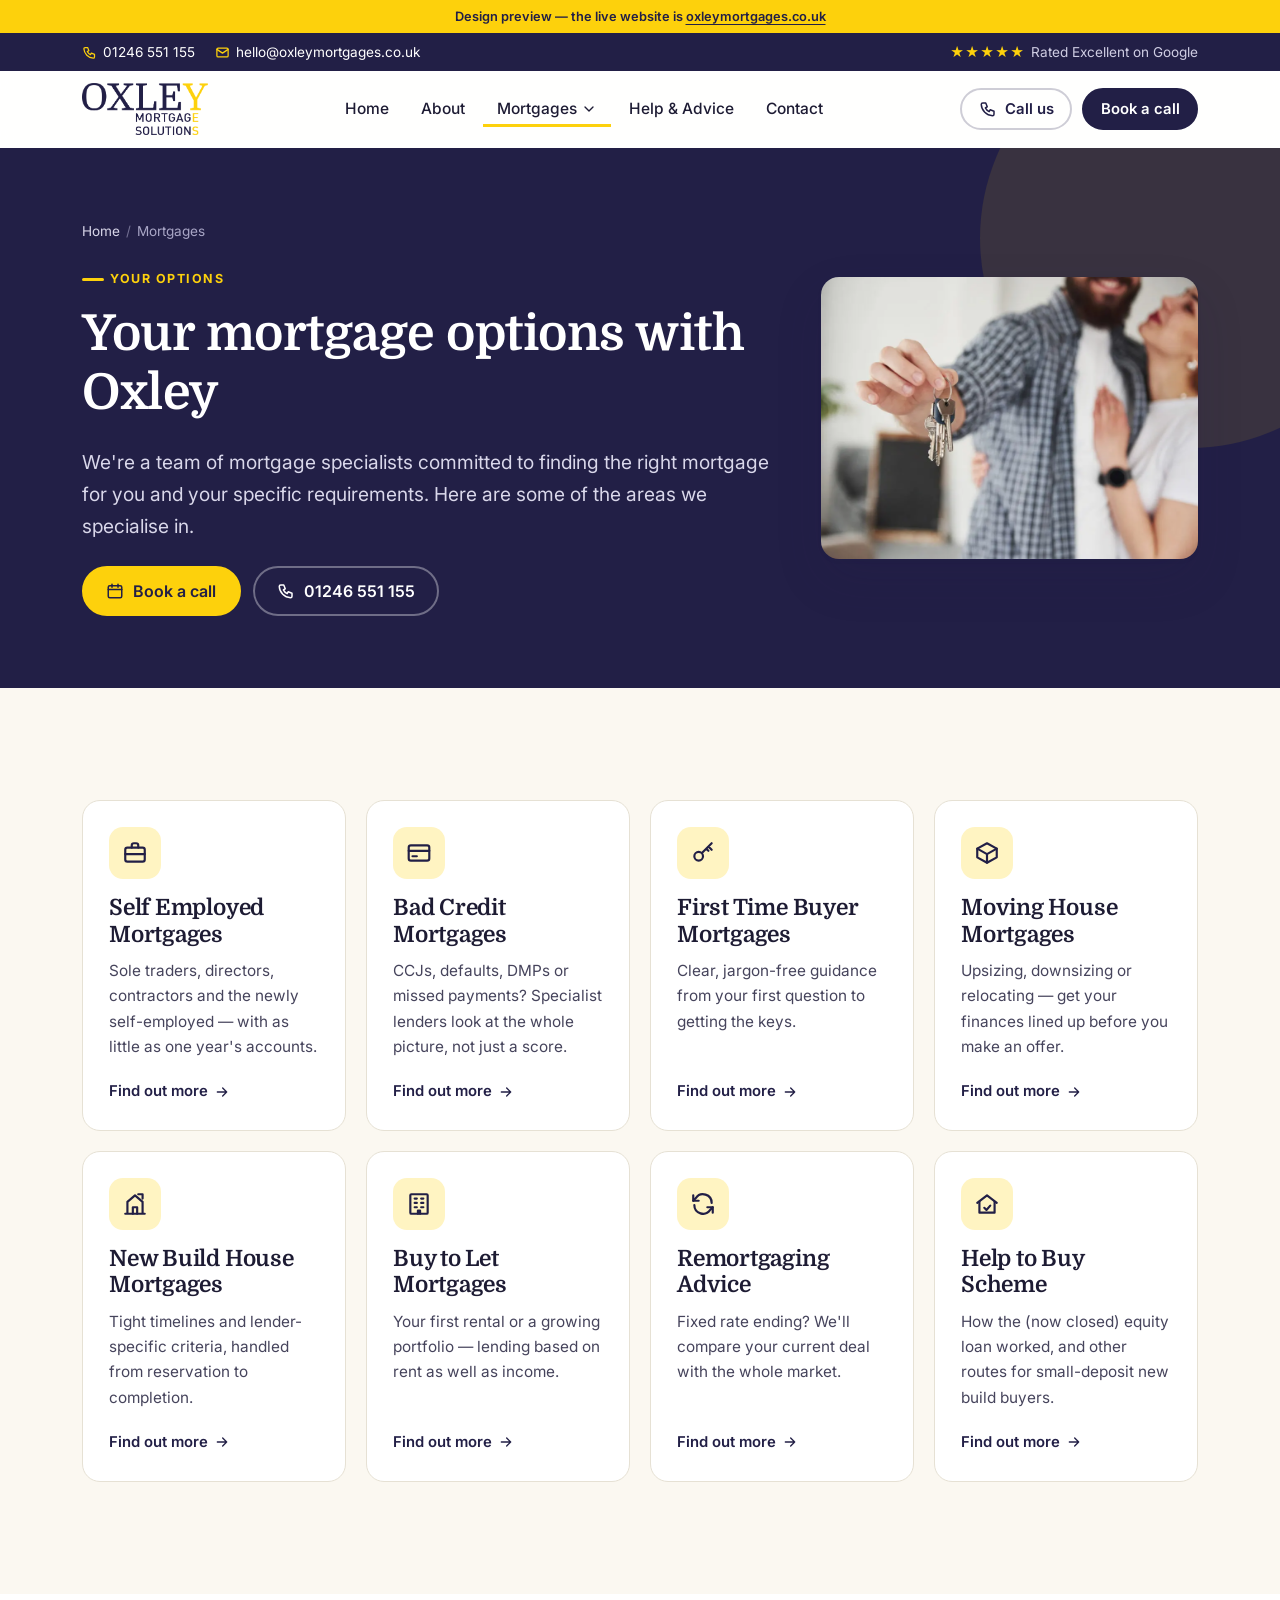
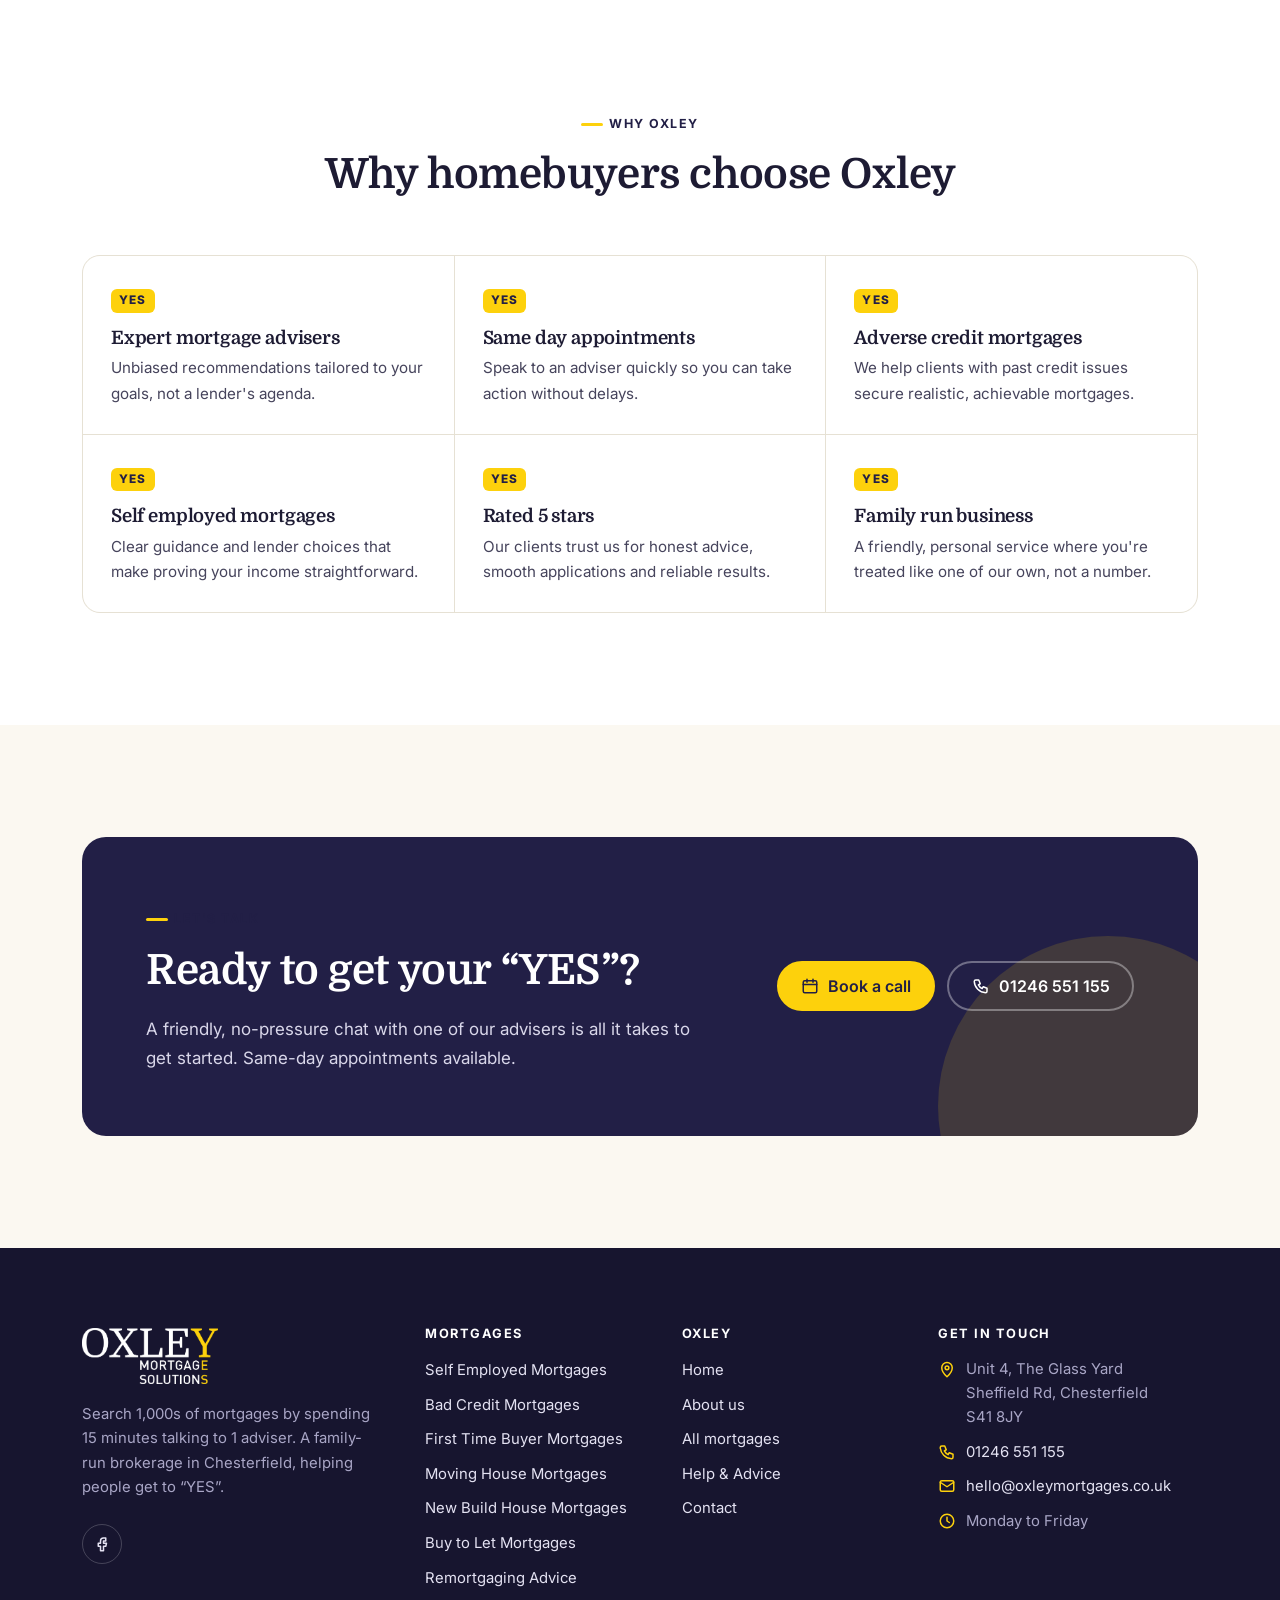
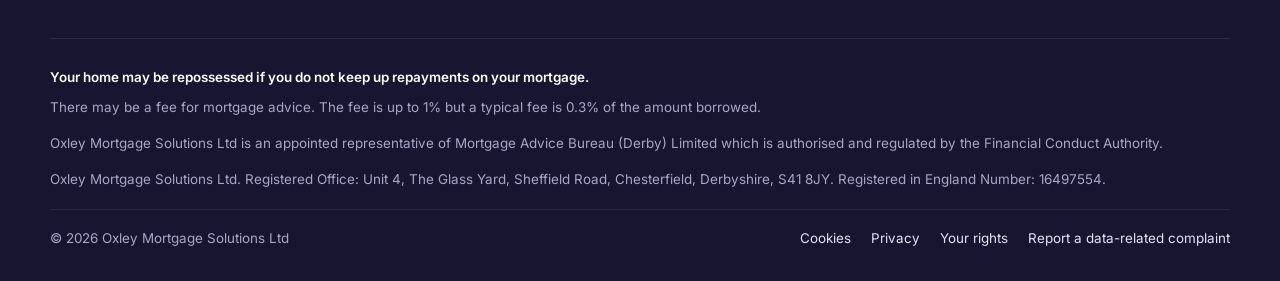
<file: mortgages/index.html>
<!doctype html>
<html lang="en-GB" class="no-js">
<head>
<meta charset="utf-8">
<meta name="viewport" content="width=device-width, initial-scale=1, viewport-fit=cover">
<title>Mortgages | Oxley Mortgage Solutions</title>
<meta name="description" content="Explore your mortgage options with Oxley Mortgage Solutions.">
<!-- Design preview only: keep out of search results so the live site's SEO is untouched -->
<meta name="robots" content="noindex, nofollow, noarchive, nosnippet, noimageindex">
<meta name="googlebot" content="noindex, nofollow">
<link rel="canonical" href="https://oxleymortgages.co.uk/mortgages/">
<meta name="theme-color" content="#221f46">
<link rel="icon" href="../assets/img/favicon-32.png" sizes="32x32">
<link rel="apple-touch-icon" href="../assets/img/apple-touch-icon.png">
<link rel="preconnect" href="https://fonts.googleapis.com">
<link rel="preconnect" href="https://fonts.gstatic.com" crossorigin>
<link href="https://fonts.googleapis.com/css2?family=Domine:wght@600;700&family=Inter:wght@400;500;600;700;800&display=swap" rel="stylesheet">
<link rel="stylesheet" href="../assets/css/site.css">
</head>
<body>
<a class="skip" href="#main">Skip to content</a>
<div class="preview-flag">Design preview — the live website is <a href="https://oxleymortgages.co.uk/">oxleymortgages.co.uk</a></div>
<div class="topbar"><div class="wrap">
  <div class="topbar__left">
    <a class="topbar__item" href="tel:01246551155"><svg class="" viewBox="0 0 24 24" fill="none" stroke="currentColor" stroke-width="2" stroke-linecap="round" stroke-linejoin="round" aria-hidden="true"><path d="M5 4h4l2 5-2.5 1.5a11 11 0 005 5L15 13l5 2v4a2 2 0 01-2 2A16 16 0 013 6a2 2 0 012-2z"/></svg>01246 551 155</a>
    <a class="topbar__item topbar__hide-sm" href="mailto:hello@oxleymortgages.co.uk"><svg class="" viewBox="0 0 24 24" fill="none" stroke="currentColor" stroke-width="2" stroke-linecap="round" stroke-linejoin="round" aria-hidden="true"><rect x="3" y="5" width="18" height="14" rx="2"/><path d="M3 7l9 6 9-6"/></svg>hello@oxleymortgages.co.uk</a>
  </div>
  <div class="topbar__item topbar__hide-sm"><span class="topbar__stars">★★★★★</span> Rated Excellent on Google</div>
</div></div>
<header class="header"><div class="wrap">
  <a class="logo" href="../" aria-label="Oxley Mortgage Solutions — home"><img src="../assets/img/logo.png" alt="Oxley Mortgage Solutions" width="774" height="319"></a>
  <nav class="nav" aria-label="Main">
    <a class="nav__link" href="../">Home</a>
    <a class="nav__link" href="../about-oxley/">About</a>
    <div class="nav__item">
      <button class="nav__toggle is-current" aria-expanded="false" aria-haspopup="true">Mortgages <svg class="" viewBox="0 0 24 24" fill="none" stroke="currentColor" stroke-width="2" stroke-linecap="round" stroke-linejoin="round" aria-hidden="true"><path d="M6 9l6 6 6-6"/></svg></button>
      <div class="nav__menu"><a href="../self-employed-mortgages/"><span class="ico"><svg class="" viewBox="0 0 24 24" fill="none" stroke="currentColor" stroke-width="2" stroke-linecap="round" stroke-linejoin="round" aria-hidden="true"><rect x="3" y="7" width="18" height="13" rx="2"/><path d="M9 7V5a2 2 0 012-2h2a2 2 0 012 2v2M3 13h18"/></svg></span>Self Employed Mortgages</a><a href="../bad-credit-mortgages/"><span class="ico"><svg class="" viewBox="0 0 24 24" fill="none" stroke="currentColor" stroke-width="2" stroke-linecap="round" stroke-linejoin="round" aria-hidden="true"><rect x="2.5" y="5" width="19" height="14" rx="2"/><path d="M2.5 10h19M6 15h4"/></svg></span>Bad Credit Mortgages</a><a href="../first-time-buyer-mortgages/"><span class="ico"><svg class="" viewBox="0 0 24 24" fill="none" stroke="currentColor" stroke-width="2" stroke-linecap="round" stroke-linejoin="round" aria-hidden="true"><circle cx="8" cy="15" r="4"/><path d="M11 12l9-9M17 6l3 3M15 8l2 2"/></svg></span>First Time Buyer Mortgages</a><a href="../moving-house-mortgages/"><span class="ico"><svg class="" viewBox="0 0 24 24" fill="none" stroke="currentColor" stroke-width="2" stroke-linecap="round" stroke-linejoin="round" aria-hidden="true"><path d="M3 8l9-5 9 5v8l-9 5-9-5V8z"/><path d="M3 8l9 5 9-5M12 13v8"/></svg></span>Moving House Mortgages</a><a href="../new-build-house-mortgages/"><span class="ico"><svg class="" viewBox="0 0 24 24" fill="none" stroke="currentColor" stroke-width="2" stroke-linecap="round" stroke-linejoin="round" aria-hidden="true"><path d="M3 21h18M5 21V10l7-6 7 6v11"/><path d="M10 21v-6h4v6"/><path d="M15 3h4v4"/></svg></span>New Build House Mortgages</a><a href="../buy-to-let-mortgages/"><span class="ico"><svg class="" viewBox="0 0 24 24" fill="none" stroke="currentColor" stroke-width="2" stroke-linecap="round" stroke-linejoin="round" aria-hidden="true"><rect x="4" y="3" width="16" height="18" rx="1"/><path d="M8 7h2M14 7h2M8 11h2M14 11h2M8 15h2M14 15h2M11 21v-3h2v3"/></svg></span>Buy to Let Mortgages</a><a href="../remortgaging-advice/"><span class="ico"><svg class="" viewBox="0 0 24 24" fill="none" stroke="currentColor" stroke-width="2" stroke-linecap="round" stroke-linejoin="round" aria-hidden="true"><path d="M20 11a8 8 0 00-14.6-4.5L3 9M4 13a8 8 0 0014.6 4.5L21 15"/><path d="M3 4v5h5M21 20v-5h-5"/></svg></span>Remortgaging Advice</a><a href="../help-to-buy-scheme/"><span class="ico"><svg class="" viewBox="0 0 24 24" fill="none" stroke="currentColor" stroke-width="2" stroke-linecap="round" stroke-linejoin="round" aria-hidden="true"><path d="M3 11l9-7 9 7"/><path d="M5 10v10h14V10"/><path d="M9.5 15.5l2 2 3.5-4"/></svg></span>Help to Buy Scheme</a><div class="nav__menu-all"><a href="../mortgages/">View all mortgage options <svg class="" viewBox="0 0 24 24" fill="none" stroke="currentColor" stroke-width="2" stroke-linecap="round" stroke-linejoin="round" aria-hidden="true"><path d="M5 12h14M13 6l6 6-6 6"/></svg></a></div></div>
    </div>
    <a class="nav__link" href="../help-advice/">Help &amp; Advice</a>
    <a class="nav__link" href="../contact-oxley-mortgages/">Contact</a>
  </nav>
  <div class="header__actions">
    <a class="btn btn--ghost btn--sm" href="tel:01246551155"><svg class="" viewBox="0 0 24 24" fill="none" stroke="currentColor" stroke-width="2" stroke-linecap="round" stroke-linejoin="round" aria-hidden="true"><path d="M5 4h4l2 5-2.5 1.5a11 11 0 005 5L15 13l5 2v4a2 2 0 01-2 2A16 16 0 013 6a2 2 0 012-2z"/></svg>Call us</a>
    <a class="btn btn--sm" href="https://calendly.com/george-oxleymortgages/30min" target="_blank" rel="noopener">Book a call</a>
    <button class="burger" data-drawer-open aria-controls="drawer" aria-expanded="false" aria-label="Open menu"><svg class="" viewBox="0 0 24 24" fill="none" stroke="currentColor" stroke-width="2" stroke-linecap="round" stroke-linejoin="round" aria-hidden="true"><path d="M4 7h16M4 12h16M4 17h16"/></svg></button>
  </div>
</div></header>
<div class="drawer" id="drawer" aria-hidden="true">
  <div class="drawer__scrim" data-drawer-close></div>
  <div class="drawer__panel" role="dialog" aria-modal="true" aria-label="Menu">
    <div class="drawer__head"><img src="../assets/img/logo.png" alt="Oxley Mortgage Solutions"><button class="burger" style="display:inline-flex" data-drawer-close aria-label="Close menu"><svg class="" viewBox="0 0 24 24" fill="none" stroke="currentColor" stroke-width="2" stroke-linecap="round" stroke-linejoin="round" aria-hidden="true"><path d="M6 6l12 12M18 6L6 18"/></svg></button></div>
    <nav aria-label="Mobile">
      <a href="../">Home</a>
      <a href="../about-oxley/">About Oxley</a>
      <details open><summary>Mortgages <svg class="" viewBox="0 0 24 24" fill="none" stroke="currentColor" stroke-width="2" stroke-linecap="round" stroke-linejoin="round" aria-hidden="true"><path d="M6 9l6 6 6-6"/></svg></summary><div><a href="../self-employed-mortgages/">Self Employed Mortgages</a><a href="../bad-credit-mortgages/">Bad Credit Mortgages</a><a href="../first-time-buyer-mortgages/">First Time Buyer Mortgages</a><a href="../moving-house-mortgages/">Moving House Mortgages</a><a href="../new-build-house-mortgages/">New Build House Mortgages</a><a href="../buy-to-let-mortgages/">Buy to Let Mortgages</a><a href="../remortgaging-advice/">Remortgaging Advice</a><a href="../help-to-buy-scheme/">Help to Buy Scheme</a><a href="../mortgages/"><strong>All mortgage options</strong></a></div></details>
      <a href="../help-advice/">Help &amp; Advice</a>
      <a href="../contact-oxley-mortgages/">Contact</a>
    </nav>
    <div class="drawer__foot">
      <a class="btn" href="https://calendly.com/george-oxleymortgages/30min" target="_blank" rel="noopener"><svg class="" viewBox="0 0 24 24" fill="none" stroke="currentColor" stroke-width="2" stroke-linecap="round" stroke-linejoin="round" aria-hidden="true"><rect x="3" y="5" width="18" height="16" rx="2"/><path d="M3 10h18M8 3v4M16 3v4"/></svg>Book a call</a>
      <a class="btn btn--yellow" href="tel:01246551155"><svg class="" viewBox="0 0 24 24" fill="none" stroke="currentColor" stroke-width="2" stroke-linecap="round" stroke-linejoin="round" aria-hidden="true"><path d="M5 4h4l2 5-2.5 1.5a11 11 0 005 5L15 13l5 2v4a2 2 0 01-2 2A16 16 0 013 6a2 2 0 012-2z"/></svg>01246 551 155</a>
      <p>Same-day appointments, Monday to Friday</p>
    </div>
  </div>
</div>
<main id="main">
<section class="page-hero"><div class="wrap"><div><nav class="crumbs" aria-label="Breadcrumb"><a href="../">Home</a><span>/</span>Mortgages</nav><span class="eyebrow">Your options</span><h1>Your mortgage options with Oxley</h1><p class="lede">We're a team of mortgage specialists committed to finding the right mortgage for you and your specific requirements. Here are some of the areas we specialise in.</p><div class="btn-row" style="margin-top:24px"><a class="btn btn--yellow" href="https://calendly.com/george-oxleymortgages/30min" target="_blank" rel="noopener"><svg class="" viewBox="0 0 24 24" fill="none" stroke="currentColor" stroke-width="2" stroke-linecap="round" stroke-linejoin="round" aria-hidden="true"><rect x="3" y="5" width="18" height="16" rx="2"/><path d="M3 10h18M8 3v4M16 3v4"/></svg>Book a call</a><a class="btn btn--ghost" href="tel:01246551155" style="color:#fff;border-color:rgba(255,255,255,.35)"><svg class="" viewBox="0 0 24 24" fill="none" stroke="currentColor" stroke-width="2" stroke-linecap="round" stroke-linejoin="round" aria-hidden="true"><path d="M5 4h4l2 5-2.5 1.5a11 11 0 005 5L15 13l5 2v4a2 2 0 01-2 2A16 16 0 013 6a2 2 0 012-2z"/></svg>01246 551 155</a></div></div><div class="page-hero__img"><img src="../assets/img/couple-home.webp" alt="" fetchpriority="high"></div></div></section>
<section class="section"><div class="wrap"><div class="grid grid--4"><a class="card reveal" href="../self-employed-mortgages/"><span class="ico"><svg class="" viewBox="0 0 24 24" fill="none" stroke="currentColor" stroke-width="2" stroke-linecap="round" stroke-linejoin="round" aria-hidden="true"><rect x="3" y="7" width="18" height="13" rx="2"/><path d="M9 7V5a2 2 0 012-2h2a2 2 0 012 2v2M3 13h18"/></svg></span><h3>Self Employed Mortgages</h3><p>Sole traders, directors, contractors and the newly self-employed — with as little as one year's accounts.</p><span class="card__more">Find out more <svg class="" viewBox="0 0 24 24" fill="none" stroke="currentColor" stroke-width="2" stroke-linecap="round" stroke-linejoin="round" aria-hidden="true"><path d="M5 12h14M13 6l6 6-6 6"/></svg></span></a><a class="card reveal" href="../bad-credit-mortgages/"><span class="ico"><svg class="" viewBox="0 0 24 24" fill="none" stroke="currentColor" stroke-width="2" stroke-linecap="round" stroke-linejoin="round" aria-hidden="true"><rect x="2.5" y="5" width="19" height="14" rx="2"/><path d="M2.5 10h19M6 15h4"/></svg></span><h3>Bad Credit Mortgages</h3><p>CCJs, defaults, DMPs or missed payments? Specialist lenders look at the whole picture, not just a score.</p><span class="card__more">Find out more <svg class="" viewBox="0 0 24 24" fill="none" stroke="currentColor" stroke-width="2" stroke-linecap="round" stroke-linejoin="round" aria-hidden="true"><path d="M5 12h14M13 6l6 6-6 6"/></svg></span></a><a class="card reveal" href="../first-time-buyer-mortgages/"><span class="ico"><svg class="" viewBox="0 0 24 24" fill="none" stroke="currentColor" stroke-width="2" stroke-linecap="round" stroke-linejoin="round" aria-hidden="true"><circle cx="8" cy="15" r="4"/><path d="M11 12l9-9M17 6l3 3M15 8l2 2"/></svg></span><h3>First Time Buyer Mortgages</h3><p>Clear, jargon-free guidance from your first question to getting the keys.</p><span class="card__more">Find out more <svg class="" viewBox="0 0 24 24" fill="none" stroke="currentColor" stroke-width="2" stroke-linecap="round" stroke-linejoin="round" aria-hidden="true"><path d="M5 12h14M13 6l6 6-6 6"/></svg></span></a><a class="card reveal" href="../moving-house-mortgages/"><span class="ico"><svg class="" viewBox="0 0 24 24" fill="none" stroke="currentColor" stroke-width="2" stroke-linecap="round" stroke-linejoin="round" aria-hidden="true"><path d="M3 8l9-5 9 5v8l-9 5-9-5V8z"/><path d="M3 8l9 5 9-5M12 13v8"/></svg></span><h3>Moving House Mortgages</h3><p>Upsizing, downsizing or relocating — get your finances lined up before you make an offer.</p><span class="card__more">Find out more <svg class="" viewBox="0 0 24 24" fill="none" stroke="currentColor" stroke-width="2" stroke-linecap="round" stroke-linejoin="round" aria-hidden="true"><path d="M5 12h14M13 6l6 6-6 6"/></svg></span></a><a class="card reveal" href="../new-build-house-mortgages/"><span class="ico"><svg class="" viewBox="0 0 24 24" fill="none" stroke="currentColor" stroke-width="2" stroke-linecap="round" stroke-linejoin="round" aria-hidden="true"><path d="M3 21h18M5 21V10l7-6 7 6v11"/><path d="M10 21v-6h4v6"/><path d="M15 3h4v4"/></svg></span><h3>New Build House Mortgages</h3><p>Tight timelines and lender-specific criteria, handled from reservation to completion.</p><span class="card__more">Find out more <svg class="" viewBox="0 0 24 24" fill="none" stroke="currentColor" stroke-width="2" stroke-linecap="round" stroke-linejoin="round" aria-hidden="true"><path d="M5 12h14M13 6l6 6-6 6"/></svg></span></a><a class="card reveal" href="../buy-to-let-mortgages/"><span class="ico"><svg class="" viewBox="0 0 24 24" fill="none" stroke="currentColor" stroke-width="2" stroke-linecap="round" stroke-linejoin="round" aria-hidden="true"><rect x="4" y="3" width="16" height="18" rx="1"/><path d="M8 7h2M14 7h2M8 11h2M14 11h2M8 15h2M14 15h2M11 21v-3h2v3"/></svg></span><h3>Buy to Let Mortgages</h3><p>Your first rental or a growing portfolio — lending based on rent as well as income.</p><span class="card__more">Find out more <svg class="" viewBox="0 0 24 24" fill="none" stroke="currentColor" stroke-width="2" stroke-linecap="round" stroke-linejoin="round" aria-hidden="true"><path d="M5 12h14M13 6l6 6-6 6"/></svg></span></a><a class="card reveal" href="../remortgaging-advice/"><span class="ico"><svg class="" viewBox="0 0 24 24" fill="none" stroke="currentColor" stroke-width="2" stroke-linecap="round" stroke-linejoin="round" aria-hidden="true"><path d="M20 11a8 8 0 00-14.6-4.5L3 9M4 13a8 8 0 0014.6 4.5L21 15"/><path d="M3 4v5h5M21 20v-5h-5"/></svg></span><h3>Remortgaging Advice</h3><p>Fixed rate ending? We'll compare your current deal with the whole market.</p><span class="card__more">Find out more <svg class="" viewBox="0 0 24 24" fill="none" stroke="currentColor" stroke-width="2" stroke-linecap="round" stroke-linejoin="round" aria-hidden="true"><path d="M5 12h14M13 6l6 6-6 6"/></svg></span></a><a class="card reveal" href="../help-to-buy-scheme/"><span class="ico"><svg class="" viewBox="0 0 24 24" fill="none" stroke="currentColor" stroke-width="2" stroke-linecap="round" stroke-linejoin="round" aria-hidden="true"><path d="M3 11l9-7 9 7"/><path d="M5 10v10h14V10"/><path d="M9.5 15.5l2 2 3.5-4"/></svg></span><h3>Help to Buy Scheme</h3><p>How the (now closed) equity loan worked, and other routes for small-deposit new build buyers.</p><span class="card__more">Find out more <svg class="" viewBox="0 0 24 24" fill="none" stroke="currentColor" stroke-width="2" stroke-linecap="round" stroke-linejoin="round" aria-hidden="true"><path d="M5 12h14M13 6l6 6-6 6"/></svg></span></a></div></div></section>
<section class="section section--white"><div class="wrap"><div class="section-head section-head--center"><span class="eyebrow">Why Oxley</span><h2>Why homebuyers choose Oxley</h2></div><div class="yes-grid reveal"><div class="yes"><span class="yes__tag">YES</span><h3>Expert mortgage advisers</h3><p>Unbiased recommendations tailored to your goals, not a lender's agenda.</p></div><div class="yes"><span class="yes__tag">YES</span><h3>Same day appointments</h3><p>Speak to an adviser quickly so you can take action without delays.</p></div><div class="yes"><span class="yes__tag">YES</span><h3>Adverse credit mortgages</h3><p>We help clients with past credit issues secure realistic, achievable mortgages.</p></div><div class="yes"><span class="yes__tag">YES</span><h3>Self employed mortgages</h3><p>Clear guidance and lender choices that make proving your income straightforward.</p></div><div class="yes"><span class="yes__tag">YES</span><h3>Rated 5 stars</h3><p>Our clients trust us for honest advice, smooth applications and reliable results.</p></div><div class="yes"><span class="yes__tag">YES</span><h3>Family run business</h3><p>A friendly, personal service where you're treated like one of our own, not a number.</p></div></div></div></section>
<section class="section"><div class="wrap"><div class="cta reveal">
  <div><span class="eyebrow">Let's talk</span><h2>Ready to get your “YES”?</h2>
  <p>A friendly, no-pressure chat with one of our advisers is all it takes to get started. Same-day appointments available.</p></div>
  <div class="btn-row"><a class="btn btn--yellow" href="https://calendly.com/george-oxleymortgages/30min" target="_blank" rel="noopener"><svg class="" viewBox="0 0 24 24" fill="none" stroke="currentColor" stroke-width="2" stroke-linecap="round" stroke-linejoin="round" aria-hidden="true"><rect x="3" y="5" width="18" height="16" rx="2"/><path d="M3 10h18M8 3v4M16 3v4"/></svg>Book a call</a><a class="btn btn--ghost" href="tel:01246551155"><svg class="" viewBox="0 0 24 24" fill="none" stroke="currentColor" stroke-width="2" stroke-linecap="round" stroke-linejoin="round" aria-hidden="true"><path d="M5 4h4l2 5-2.5 1.5a11 11 0 005 5L15 13l5 2v4a2 2 0 01-2 2A16 16 0 013 6a2 2 0 012-2z"/></svg>01246 551 155</a></div>
</div></div></section>
</main>
<footer class="footer">
  <div class="wrap footer__grid">
    <div class="footer__brand">
      <img src="../assets/img/logo-white.png" alt="Oxley Mortgage Solutions" width="773" height="319">
      <p>Search 1,000s of mortgages by spending 15 minutes talking to 1 adviser. A family-run brokerage in Chesterfield, helping people get to “YES”.</p>
      <a class="social" href="https://www.facebook.com/OxleyMortgageSolutions" aria-label="Oxley on Facebook" rel="noopener"><svg class="" viewBox="0 0 24 24" fill="none" stroke="currentColor" stroke-width="2" stroke-linecap="round" stroke-linejoin="round" aria-hidden="true"><path d="M14 8h3V4h-3a4 4 0 00-4 4v3H7v4h3v6h4v-6h3l1-4h-4V8z"/></svg></a>
    </div>
    <div><h4>Mortgages</h4><ul><li><a href="../self-employed-mortgages/">Self Employed Mortgages</a></li><li><a href="../bad-credit-mortgages/">Bad Credit Mortgages</a></li><li><a href="../first-time-buyer-mortgages/">First Time Buyer Mortgages</a></li><li><a href="../moving-house-mortgages/">Moving House Mortgages</a></li><li><a href="../new-build-house-mortgages/">New Build House Mortgages</a></li><li><a href="../buy-to-let-mortgages/">Buy to Let Mortgages</a></li><li><a href="../remortgaging-advice/">Remortgaging Advice</a></li></ul></div>
    <div><h4>Oxley</h4><ul>
      <li><a href="../">Home</a></li><li><a href="../about-oxley/">About us</a></li><li><a href="../mortgages/">All mortgages</a></li>
      <li><a href="../help-advice/">Help &amp; Advice</a></li><li><a href="../contact-oxley-mortgages/">Contact</a></li></ul></div>
    <div><h4>Get in touch</h4><ul class="footer__contact">
      <li><svg class="" viewBox="0 0 24 24" fill="none" stroke="currentColor" stroke-width="2" stroke-linecap="round" stroke-linejoin="round" aria-hidden="true"><path d="M12 21s-7-6.2-7-12a7 7 0 0114 0c0 5.8-7 12-7 12z"/><circle cx="12" cy="9" r="2.5"/></svg><address>Unit 4, The Glass Yard<br>Sheffield Rd, Chesterfield<br>S41 8JY</address></li>
      <li><svg class="" viewBox="0 0 24 24" fill="none" stroke="currentColor" stroke-width="2" stroke-linecap="round" stroke-linejoin="round" aria-hidden="true"><path d="M5 4h4l2 5-2.5 1.5a11 11 0 005 5L15 13l5 2v4a2 2 0 01-2 2A16 16 0 013 6a2 2 0 012-2z"/></svg><a href="tel:01246551155">01246 551 155</a></li>
      <li><svg class="" viewBox="0 0 24 24" fill="none" stroke="currentColor" stroke-width="2" stroke-linecap="round" stroke-linejoin="round" aria-hidden="true"><rect x="3" y="5" width="18" height="14" rx="2"/><path d="M3 7l9 6 9-6"/></svg><a href="mailto:hello@oxleymortgages.co.uk">hello@oxleymortgages.co.uk</a></li>
      <li><svg class="" viewBox="0 0 24 24" fill="none" stroke="currentColor" stroke-width="2" stroke-linecap="round" stroke-linejoin="round" aria-hidden="true"><circle cx="12" cy="12" r="9"/><path d="M12 7v5l3 2"/></svg><span>Monday to Friday</span></li></ul></div>
  </div>
  <div class="wrap legal">
    <p class="legal__warn">Your home may be repossessed if you do not keep up repayments on your mortgage.</p>
    <p>There may be a fee for mortgage advice. The fee is up to 1% but a typical fee is 0.3% of the amount borrowed.</p>
    <p>Oxley Mortgage Solutions Ltd is an appointed representative of Mortgage Advice Bureau (Derby) Limited which is authorised and regulated by the Financial Conduct Authority.</p>
    <p>Oxley Mortgage Solutions Ltd. Registered Office: Unit 4, The Glass Yard, Sheffield Road, Chesterfield, Derbyshire, S41 8JY. Registered in England Number: 16497554.</p>
    <div class="legal__bottom">
      <span>© <span data-year>2026</span> Oxley Mortgage Solutions Ltd</span>
      <ul><li><a href="https://oxleymortgages.co.uk/cookie-policy-uk/">Cookies</a></li><li><a href="https://oxleymortgages.co.uk/privacy-policy-2/">Privacy</a></li><li><a href="https://oxleymortgages.co.uk/your-rights/">Your rights</a></li>
      <li><a href="https://mortgageadvicebureau-privacy.my.onetrust.com/incident-portal/webforms/2cf3bbcb-5488-430c-bb3d-69383d968fa5/5a75de46-dcd1-410a-a5b1-3bdb2ec854ee" rel="noopener">Report a data-related complaint</a></li></ul>
    </div>
  </div>
</footer>
<div class="mobile-bar"><a class="btn btn--yellow" href="tel:01246551155"><svg class="" viewBox="0 0 24 24" fill="none" stroke="currentColor" stroke-width="2" stroke-linecap="round" stroke-linejoin="round" aria-hidden="true"><path d="M5 4h4l2 5-2.5 1.5a11 11 0 005 5L15 13l5 2v4a2 2 0 01-2 2A16 16 0 013 6a2 2 0 012-2z"/></svg>Call</a><a class="btn" href="https://calendly.com/george-oxleymortgages/30min" target="_blank" rel="noopener"><svg class="" viewBox="0 0 24 24" fill="none" stroke="currentColor" stroke-width="2" stroke-linecap="round" stroke-linejoin="round" aria-hidden="true"><rect x="3" y="5" width="18" height="16" rx="2"/><path d="M3 10h18M8 3v4M16 3v4"/></svg>Book a call</a></div>
<script src="../assets/js/site.js" defer></script>
</body>
</html>
</file>
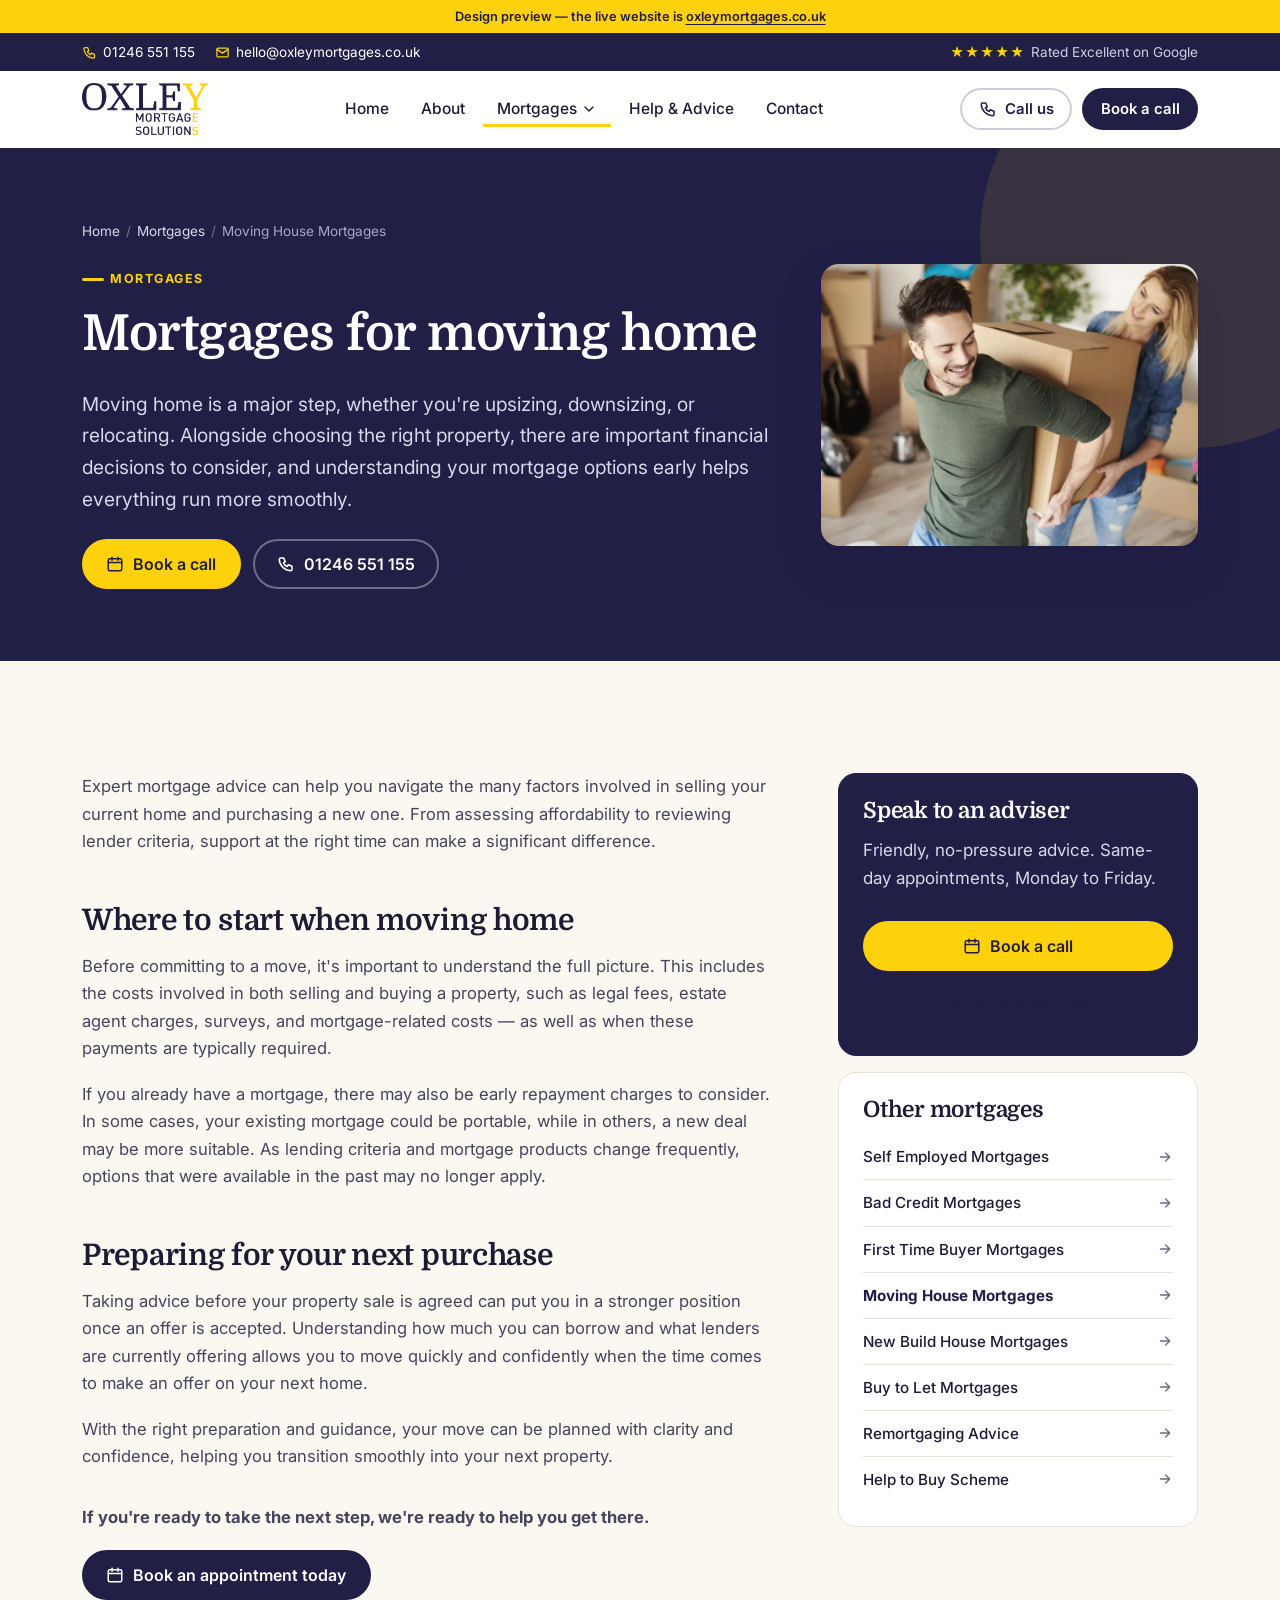
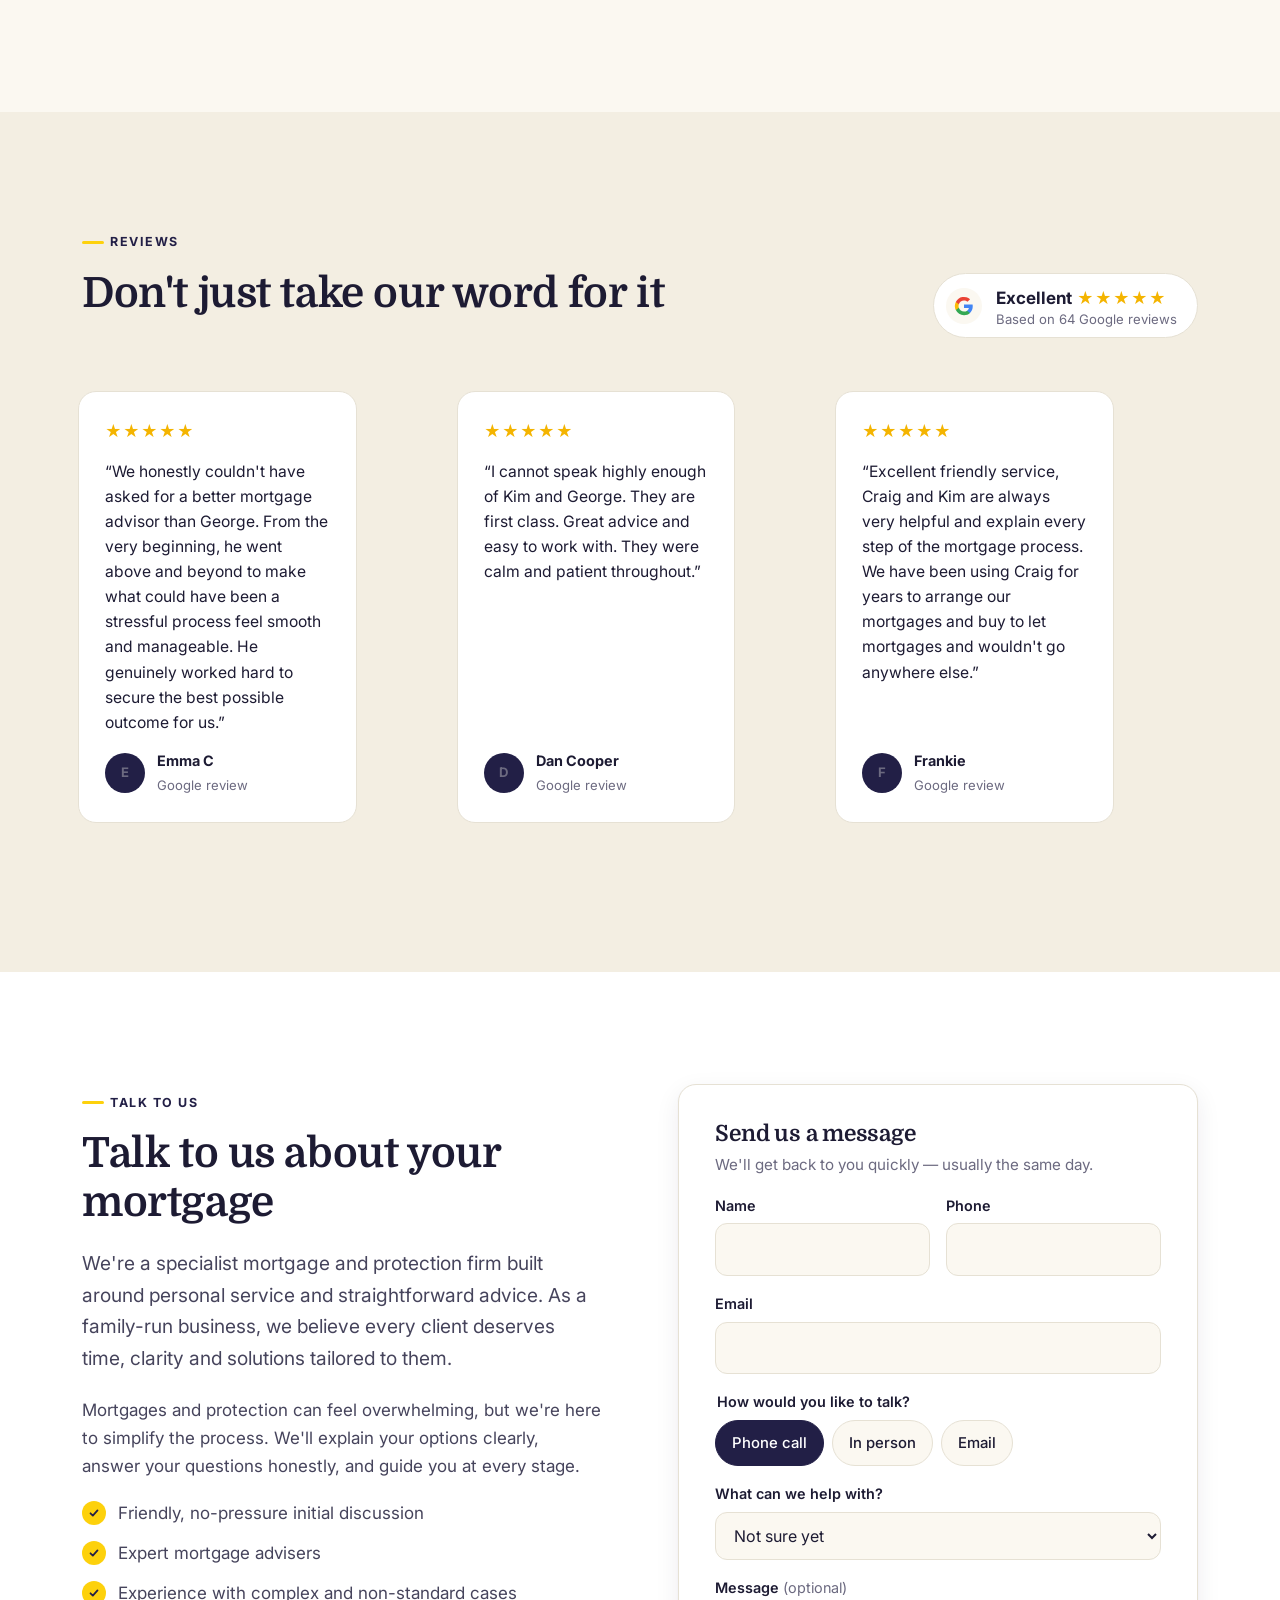
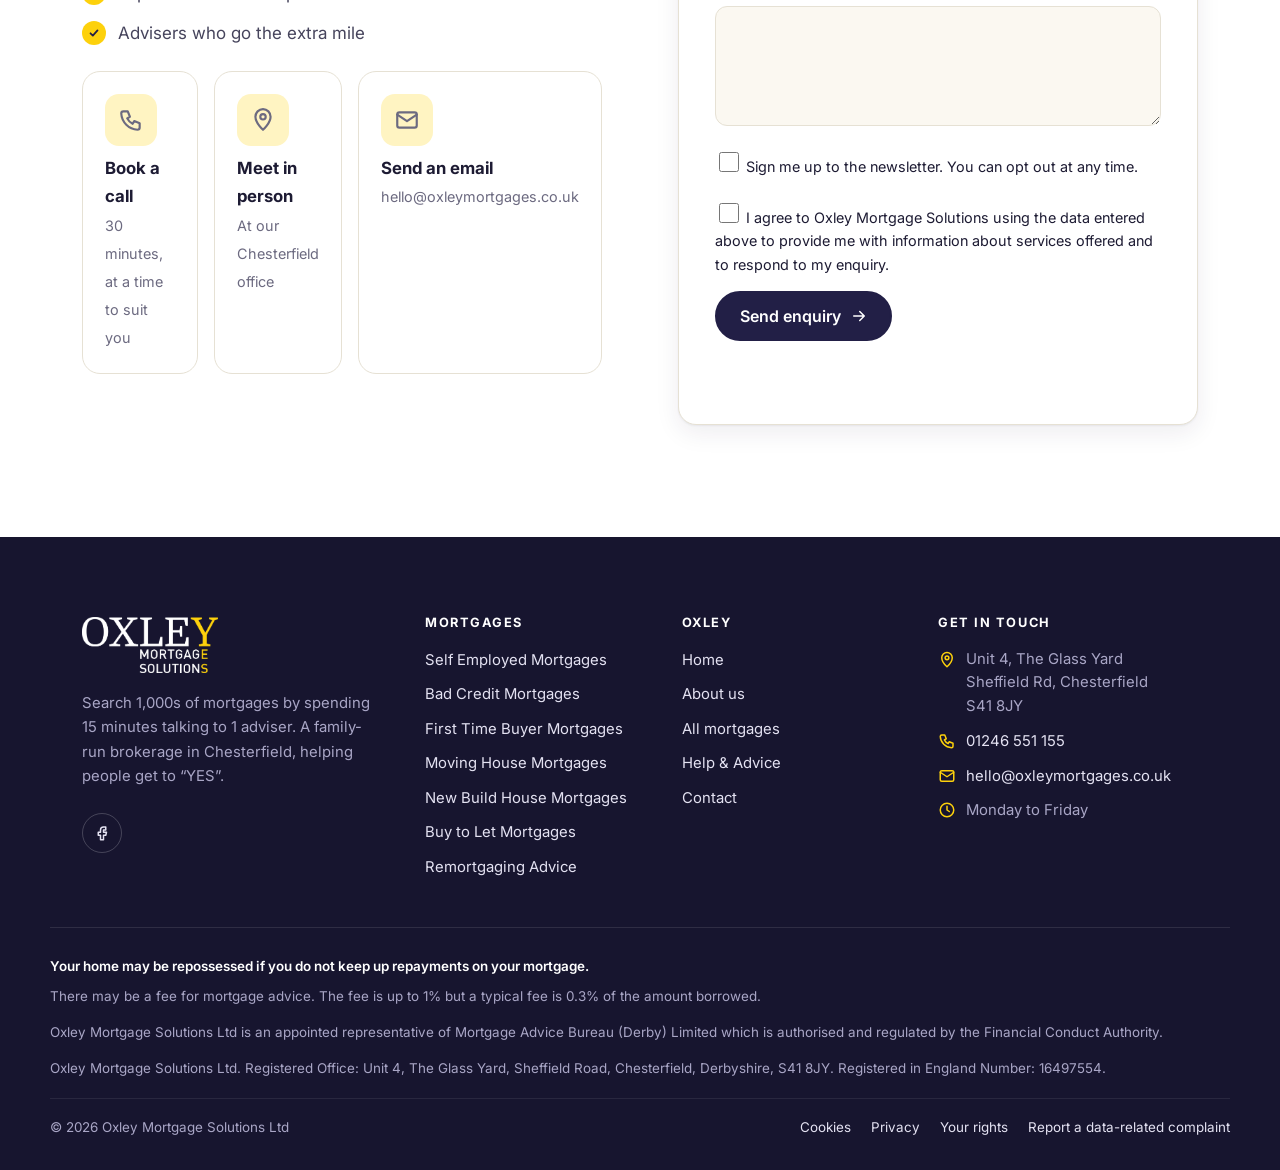
<file: moving-house-mortgages/index.html>
<!doctype html>
<html lang="en-GB" class="no-js">
<head>
<meta charset="utf-8">
<meta name="viewport" content="width=device-width, initial-scale=1, viewport-fit=cover">
<title>Moving House Mortgages | Oxley Mortgage Solutions</title>
<meta name="description" content="Upsizing, downsizing or relocating — get your finances lined up before you make an offer.">
<!-- Design preview only: keep out of search results so the live site's SEO is untouched -->
<meta name="robots" content="noindex, nofollow, noarchive, nosnippet, noimageindex">
<meta name="googlebot" content="noindex, nofollow">
<link rel="canonical" href="https://oxleymortgages.co.uk/moving-house-mortgages/">
<meta name="theme-color" content="#221f46">
<link rel="icon" href="../assets/img/favicon-32.png" sizes="32x32">
<link rel="apple-touch-icon" href="../assets/img/apple-touch-icon.png">
<link rel="preconnect" href="https://fonts.googleapis.com">
<link rel="preconnect" href="https://fonts.gstatic.com" crossorigin>
<link href="https://fonts.googleapis.com/css2?family=Domine:wght@600;700&family=Inter:wght@400;500;600;700;800&display=swap" rel="stylesheet">
<link rel="stylesheet" href="../assets/css/site.css">
</head>
<body>
<a class="skip" href="#main">Skip to content</a>
<div class="preview-flag">Design preview — the live website is <a href="https://oxleymortgages.co.uk/">oxleymortgages.co.uk</a></div>
<div class="topbar"><div class="wrap">
  <div class="topbar__left">
    <a class="topbar__item" href="tel:01246551155"><svg class="" viewBox="0 0 24 24" fill="none" stroke="currentColor" stroke-width="2" stroke-linecap="round" stroke-linejoin="round" aria-hidden="true"><path d="M5 4h4l2 5-2.5 1.5a11 11 0 005 5L15 13l5 2v4a2 2 0 01-2 2A16 16 0 013 6a2 2 0 012-2z"/></svg>01246 551 155</a>
    <a class="topbar__item topbar__hide-sm" href="mailto:hello@oxleymortgages.co.uk"><svg class="" viewBox="0 0 24 24" fill="none" stroke="currentColor" stroke-width="2" stroke-linecap="round" stroke-linejoin="round" aria-hidden="true"><rect x="3" y="5" width="18" height="14" rx="2"/><path d="M3 7l9 6 9-6"/></svg>hello@oxleymortgages.co.uk</a>
  </div>
  <div class="topbar__item topbar__hide-sm"><span class="topbar__stars">★★★★★</span> Rated Excellent on Google</div>
</div></div>
<header class="header"><div class="wrap">
  <a class="logo" href="../" aria-label="Oxley Mortgage Solutions — home"><img src="../assets/img/logo.png" alt="Oxley Mortgage Solutions" width="774" height="319"></a>
  <nav class="nav" aria-label="Main">
    <a class="nav__link" href="../">Home</a>
    <a class="nav__link" href="../about-oxley/">About</a>
    <div class="nav__item">
      <button class="nav__toggle is-current" aria-expanded="false" aria-haspopup="true">Mortgages <svg class="" viewBox="0 0 24 24" fill="none" stroke="currentColor" stroke-width="2" stroke-linecap="round" stroke-linejoin="round" aria-hidden="true"><path d="M6 9l6 6 6-6"/></svg></button>
      <div class="nav__menu"><a href="../self-employed-mortgages/"><span class="ico"><svg class="" viewBox="0 0 24 24" fill="none" stroke="currentColor" stroke-width="2" stroke-linecap="round" stroke-linejoin="round" aria-hidden="true"><rect x="3" y="7" width="18" height="13" rx="2"/><path d="M9 7V5a2 2 0 012-2h2a2 2 0 012 2v2M3 13h18"/></svg></span>Self Employed Mortgages</a><a href="../bad-credit-mortgages/"><span class="ico"><svg class="" viewBox="0 0 24 24" fill="none" stroke="currentColor" stroke-width="2" stroke-linecap="round" stroke-linejoin="round" aria-hidden="true"><rect x="2.5" y="5" width="19" height="14" rx="2"/><path d="M2.5 10h19M6 15h4"/></svg></span>Bad Credit Mortgages</a><a href="../first-time-buyer-mortgages/"><span class="ico"><svg class="" viewBox="0 0 24 24" fill="none" stroke="currentColor" stroke-width="2" stroke-linecap="round" stroke-linejoin="round" aria-hidden="true"><circle cx="8" cy="15" r="4"/><path d="M11 12l9-9M17 6l3 3M15 8l2 2"/></svg></span>First Time Buyer Mortgages</a><a href="../moving-house-mortgages/"><span class="ico"><svg class="" viewBox="0 0 24 24" fill="none" stroke="currentColor" stroke-width="2" stroke-linecap="round" stroke-linejoin="round" aria-hidden="true"><path d="M3 8l9-5 9 5v8l-9 5-9-5V8z"/><path d="M3 8l9 5 9-5M12 13v8"/></svg></span>Moving House Mortgages</a><a href="../new-build-house-mortgages/"><span class="ico"><svg class="" viewBox="0 0 24 24" fill="none" stroke="currentColor" stroke-width="2" stroke-linecap="round" stroke-linejoin="round" aria-hidden="true"><path d="M3 21h18M5 21V10l7-6 7 6v11"/><path d="M10 21v-6h4v6"/><path d="M15 3h4v4"/></svg></span>New Build House Mortgages</a><a href="../buy-to-let-mortgages/"><span class="ico"><svg class="" viewBox="0 0 24 24" fill="none" stroke="currentColor" stroke-width="2" stroke-linecap="round" stroke-linejoin="round" aria-hidden="true"><rect x="4" y="3" width="16" height="18" rx="1"/><path d="M8 7h2M14 7h2M8 11h2M14 11h2M8 15h2M14 15h2M11 21v-3h2v3"/></svg></span>Buy to Let Mortgages</a><a href="../remortgaging-advice/"><span class="ico"><svg class="" viewBox="0 0 24 24" fill="none" stroke="currentColor" stroke-width="2" stroke-linecap="round" stroke-linejoin="round" aria-hidden="true"><path d="M20 11a8 8 0 00-14.6-4.5L3 9M4 13a8 8 0 0014.6 4.5L21 15"/><path d="M3 4v5h5M21 20v-5h-5"/></svg></span>Remortgaging Advice</a><a href="../help-to-buy-scheme/"><span class="ico"><svg class="" viewBox="0 0 24 24" fill="none" stroke="currentColor" stroke-width="2" stroke-linecap="round" stroke-linejoin="round" aria-hidden="true"><path d="M3 11l9-7 9 7"/><path d="M5 10v10h14V10"/><path d="M9.5 15.5l2 2 3.5-4"/></svg></span>Help to Buy Scheme</a><div class="nav__menu-all"><a href="../mortgages/">View all mortgage options <svg class="" viewBox="0 0 24 24" fill="none" stroke="currentColor" stroke-width="2" stroke-linecap="round" stroke-linejoin="round" aria-hidden="true"><path d="M5 12h14M13 6l6 6-6 6"/></svg></a></div></div>
    </div>
    <a class="nav__link" href="../help-advice/">Help &amp; Advice</a>
    <a class="nav__link" href="../contact-oxley-mortgages/">Contact</a>
  </nav>
  <div class="header__actions">
    <a class="btn btn--ghost btn--sm" href="tel:01246551155"><svg class="" viewBox="0 0 24 24" fill="none" stroke="currentColor" stroke-width="2" stroke-linecap="round" stroke-linejoin="round" aria-hidden="true"><path d="M5 4h4l2 5-2.5 1.5a11 11 0 005 5L15 13l5 2v4a2 2 0 01-2 2A16 16 0 013 6a2 2 0 012-2z"/></svg>Call us</a>
    <a class="btn btn--sm" href="https://calendly.com/george-oxleymortgages/30min" target="_blank" rel="noopener">Book a call</a>
    <button class="burger" data-drawer-open aria-controls="drawer" aria-expanded="false" aria-label="Open menu"><svg class="" viewBox="0 0 24 24" fill="none" stroke="currentColor" stroke-width="2" stroke-linecap="round" stroke-linejoin="round" aria-hidden="true"><path d="M4 7h16M4 12h16M4 17h16"/></svg></button>
  </div>
</div></header>
<div class="drawer" id="drawer" aria-hidden="true">
  <div class="drawer__scrim" data-drawer-close></div>
  <div class="drawer__panel" role="dialog" aria-modal="true" aria-label="Menu">
    <div class="drawer__head"><img src="../assets/img/logo.png" alt="Oxley Mortgage Solutions"><button class="burger" style="display:inline-flex" data-drawer-close aria-label="Close menu"><svg class="" viewBox="0 0 24 24" fill="none" stroke="currentColor" stroke-width="2" stroke-linecap="round" stroke-linejoin="round" aria-hidden="true"><path d="M6 6l12 12M18 6L6 18"/></svg></button></div>
    <nav aria-label="Mobile">
      <a href="../">Home</a>
      <a href="../about-oxley/">About Oxley</a>
      <details open><summary>Mortgages <svg class="" viewBox="0 0 24 24" fill="none" stroke="currentColor" stroke-width="2" stroke-linecap="round" stroke-linejoin="round" aria-hidden="true"><path d="M6 9l6 6 6-6"/></svg></summary><div><a href="../self-employed-mortgages/">Self Employed Mortgages</a><a href="../bad-credit-mortgages/">Bad Credit Mortgages</a><a href="../first-time-buyer-mortgages/">First Time Buyer Mortgages</a><a href="../moving-house-mortgages/">Moving House Mortgages</a><a href="../new-build-house-mortgages/">New Build House Mortgages</a><a href="../buy-to-let-mortgages/">Buy to Let Mortgages</a><a href="../remortgaging-advice/">Remortgaging Advice</a><a href="../help-to-buy-scheme/">Help to Buy Scheme</a><a href="../mortgages/"><strong>All mortgage options</strong></a></div></details>
      <a href="../help-advice/">Help &amp; Advice</a>
      <a href="../contact-oxley-mortgages/">Contact</a>
    </nav>
    <div class="drawer__foot">
      <a class="btn" href="https://calendly.com/george-oxleymortgages/30min" target="_blank" rel="noopener"><svg class="" viewBox="0 0 24 24" fill="none" stroke="currentColor" stroke-width="2" stroke-linecap="round" stroke-linejoin="round" aria-hidden="true"><rect x="3" y="5" width="18" height="16" rx="2"/><path d="M3 10h18M8 3v4M16 3v4"/></svg>Book a call</a>
      <a class="btn btn--yellow" href="tel:01246551155"><svg class="" viewBox="0 0 24 24" fill="none" stroke="currentColor" stroke-width="2" stroke-linecap="round" stroke-linejoin="round" aria-hidden="true"><path d="M5 4h4l2 5-2.5 1.5a11 11 0 005 5L15 13l5 2v4a2 2 0 01-2 2A16 16 0 013 6a2 2 0 012-2z"/></svg>01246 551 155</a>
      <p>Same-day appointments, Monday to Friday</p>
    </div>
  </div>
</div>
<main id="main">
<section class="page-hero"><div class="wrap"><div><nav class="crumbs" aria-label="Breadcrumb"><a href="../">Home</a><span>/</span><a href="../mortgages/">Mortgages</a><span>/</span>Moving House Mortgages</nav><span class="eyebrow">Mortgages</span><h1>Mortgages for moving home</h1><p class="lede">Moving home is a major step, whether you're upsizing, downsizing, or relocating. Alongside choosing the right property, there are important financial decisions to consider, and understanding your mortgage options early helps everything run more smoothly.</p><div class="btn-row" style="margin-top:24px"><a class="btn btn--yellow" href="https://calendly.com/george-oxleymortgages/30min" target="_blank" rel="noopener"><svg class="" viewBox="0 0 24 24" fill="none" stroke="currentColor" stroke-width="2" stroke-linecap="round" stroke-linejoin="round" aria-hidden="true"><rect x="3" y="5" width="18" height="16" rx="2"/><path d="M3 10h18M8 3v4M16 3v4"/></svg>Book a call</a><a class="btn btn--ghost" href="tel:01246551155" style="color:#fff;border-color:rgba(255,255,255,.35)"><svg class="" viewBox="0 0 24 24" fill="none" stroke="currentColor" stroke-width="2" stroke-linecap="round" stroke-linejoin="round" aria-hidden="true"><path d="M5 4h4l2 5-2.5 1.5a11 11 0 005 5L15 13l5 2v4a2 2 0 01-2 2A16 16 0 013 6a2 2 0 012-2z"/></svg>01246 551 155</a></div></div><div class="page-hero__img"><img src="../assets/img/moving.webp" alt="" fetchpriority="high"></div></div></section>
<section class="section"><div class="wrap content-grid">
  <article class="prose"><p>Expert mortgage advice can help you navigate the many factors involved in selling your current home and purchasing a new one. From assessing affordability to reviewing lender criteria, support at the right time can make a significant difference.</p><h2>Where to start when moving home</h2><p>Before committing to a move, it's important to understand the full picture. This includes the costs involved in both selling and buying a property, such as legal fees, estate agent charges, surveys, and mortgage-related costs — as well as when these payments are typically required.</p><p>If you already have a mortgage, there may also be early repayment charges to consider. In some cases, your existing mortgage could be portable, while in others, a new deal may be more suitable. As lending criteria and mortgage products change frequently, options that were available in the past may no longer apply.</p><h2>Preparing for your next purchase</h2><p>Taking advice before your property sale is agreed can put you in a stronger position once an offer is accepted. Understanding how much you can borrow and what lenders are currently offering allows you to move quickly and confidently when the time comes to make an offer on your next home.</p><p>With the right preparation and guidance, your move can be planned with clarity and confidence, helping you transition smoothly into your next property.</p><p style="margin-top:2em"><strong>If you're ready to take the next step, we're ready to help you get there.</strong></p><a class="btn" href="https://calendly.com/george-oxleymortgages/30min" target="_blank" rel="noopener"><svg class="" viewBox="0 0 24 24" fill="none" stroke="currentColor" stroke-width="2" stroke-linecap="round" stroke-linejoin="round" aria-hidden="true"><rect x="3" y="5" width="18" height="16" rx="2"/><path d="M3 10h18M8 3v4M16 3v4"/></svg>Book an appointment today</a></article>
  <aside class="aside">
    <div class="aside-card aside-card--navy"><h3>Speak to an adviser</h3><p>Friendly, no-pressure advice. Same-day appointments, Monday to Friday.</p>
      <a class="btn btn--yellow" href="https://calendly.com/george-oxleymortgages/30min" target="_blank" rel="noopener"><svg class="" viewBox="0 0 24 24" fill="none" stroke="currentColor" stroke-width="2" stroke-linecap="round" stroke-linejoin="round" aria-hidden="true"><rect x="3" y="5" width="18" height="16" rx="2"/><path d="M3 10h18M8 3v4M16 3v4"/></svg>Book a call</a><a class="btn btn--ghost" href="tel:01246551155"><svg class="" viewBox="0 0 24 24" fill="none" stroke="currentColor" stroke-width="2" stroke-linecap="round" stroke-linejoin="round" aria-hidden="true"><path d="M5 4h4l2 5-2.5 1.5a11 11 0 005 5L15 13l5 2v4a2 2 0 01-2 2A16 16 0 013 6a2 2 0 012-2z"/></svg>01246 551 155</a></div>
    <div class="aside-card"><h3>Other mortgages</h3><ul><li><a href="../self-employed-mortgages/">Self Employed Mortgages <svg class="" viewBox="0 0 24 24" fill="none" stroke="currentColor" stroke-width="2" stroke-linecap="round" stroke-linejoin="round" aria-hidden="true"><path d="M5 12h14M13 6l6 6-6 6"/></svg></a></li><li><a href="../bad-credit-mortgages/">Bad Credit Mortgages <svg class="" viewBox="0 0 24 24" fill="none" stroke="currentColor" stroke-width="2" stroke-linecap="round" stroke-linejoin="round" aria-hidden="true"><path d="M5 12h14M13 6l6 6-6 6"/></svg></a></li><li><a href="../first-time-buyer-mortgages/">First Time Buyer Mortgages <svg class="" viewBox="0 0 24 24" fill="none" stroke="currentColor" stroke-width="2" stroke-linecap="round" stroke-linejoin="round" aria-hidden="true"><path d="M5 12h14M13 6l6 6-6 6"/></svg></a></li><li><a href="../moving-house-mortgages/" aria-current=page>Moving House Mortgages <svg class="" viewBox="0 0 24 24" fill="none" stroke="currentColor" stroke-width="2" stroke-linecap="round" stroke-linejoin="round" aria-hidden="true"><path d="M5 12h14M13 6l6 6-6 6"/></svg></a></li><li><a href="../new-build-house-mortgages/">New Build House Mortgages <svg class="" viewBox="0 0 24 24" fill="none" stroke="currentColor" stroke-width="2" stroke-linecap="round" stroke-linejoin="round" aria-hidden="true"><path d="M5 12h14M13 6l6 6-6 6"/></svg></a></li><li><a href="../buy-to-let-mortgages/">Buy to Let Mortgages <svg class="" viewBox="0 0 24 24" fill="none" stroke="currentColor" stroke-width="2" stroke-linecap="round" stroke-linejoin="round" aria-hidden="true"><path d="M5 12h14M13 6l6 6-6 6"/></svg></a></li><li><a href="../remortgaging-advice/">Remortgaging Advice <svg class="" viewBox="0 0 24 24" fill="none" stroke="currentColor" stroke-width="2" stroke-linecap="round" stroke-linejoin="round" aria-hidden="true"><path d="M5 12h14M13 6l6 6-6 6"/></svg></a></li><li><a href="../help-to-buy-scheme/">Help to Buy Scheme <svg class="" viewBox="0 0 24 24" fill="none" stroke="currentColor" stroke-width="2" stroke-linecap="round" stroke-linejoin="round" aria-hidden="true"><path d="M5 12h14M13 6l6 6-6 6"/></svg></a></li></ul></div>
  </aside>
</div></section>
<section class="section section--sand" id="reviews"><div class="wrap">
<div class="reviews-head"><div><span class="eyebrow">Reviews</span><h2>Don't just take our word for it</h2></div>
<div class="rating"><span class="rating__g"><svg viewBox="0 0 24 24" aria-hidden="true"><path fill="#4285F4" d="M22.5 12.3c0-.8-.1-1.5-.2-2.2H12v4.2h5.9a5 5 0 01-2.2 3.3v2.7h3.5c2.1-1.9 3.3-4.7 3.3-8z"/><path fill="#34A853" d="M12 23c3 0 5.4-1 7.2-2.7l-3.5-2.7c-1 .7-2.2 1-3.7 1-2.9 0-5.3-1.9-6.2-4.5H2.2v2.8A11 11 0 0012 23z"/><path fill="#FBBC05" d="M5.8 14.1a6.6 6.6 0 010-4.2V7.1H2.2a11 11 0 000 9.8l3.6-2.8z"/><path fill="#EA4335" d="M12 5.4c1.6 0 3 .6 4.2 1.6l3.1-3.1A11 11 0 002.2 7.1l3.6 2.8C6.7 7.3 9.1 5.4 12 5.4z"/></svg></span><div><strong>Excellent</strong> <span class="stars">★★★★★</span><small>Based on 64 Google reviews</small></div></div></div>
<div class="reviews" tabindex="0" aria-label="Customer reviews"><figure class="review"><div class="stars" aria-label="5 out of 5 stars">★★★★★</div><blockquote>“We honestly couldn&#x27;t have asked for a better mortgage advisor than George. From the very beginning, he went above and beyond to make what could have been a stressful process feel smooth and manageable. He genuinely worked hard to secure the best possible outcome for us.”</blockquote>
<footer><span class="review__avatar">E</span><div><strong>Emma C</strong><span>Google review</span></div></footer></figure><figure class="review"><div class="stars" aria-label="5 out of 5 stars">★★★★★</div><blockquote>“I cannot speak highly enough of Kim and George. They are first class. Great advice and easy to work with. They were calm and patient throughout.”</blockquote>
<footer><span class="review__avatar">D</span><div><strong>Dan Cooper</strong><span>Google review</span></div></footer></figure><figure class="review"><div class="stars" aria-label="5 out of 5 stars">★★★★★</div><blockquote>“Excellent friendly service, Craig and Kim are always very helpful and explain every step of the mortgage process. We have been using Craig for years to arrange our mortgages and buy to let mortgages and wouldn&#x27;t go anywhere else.”</blockquote>
<footer><span class="review__avatar">F</span><div><strong>Frankie</strong><span>Google review</span></div></footer></figure><figure class="review"><div class="stars" aria-label="5 out of 5 stars">★★★★★</div><blockquote>“George is absolutely fantastic! Very fast and efficient! Booked an appointment with him on the same day of looking for someone, and a later appointment in the day which was perfect for me, and not what everyone offers!”</blockquote>
<footer><span class="review__avatar">J</span><div><strong>Jessica Woodcroft</strong><span>Google review</span></div></footer></figure><figure class="review"><div class="stars" aria-label="5 out of 5 stars">★★★★★</div><blockquote>“George and Kim have both been amazing to work with. They have made a stressful and complicated process very straightforward and easy. I really don&#x27;t like filling in forms or getting quotes, and they just took care of it all.”</blockquote>
<footer><span class="review__avatar">A</span><div><strong>Anne Crane</strong><span>Google review</span></div></footer></figure><figure class="review"><div class="stars" aria-label="5 out of 5 stars">★★★★★</div><blockquote>“Would recommend. A massive thank you to George B in particular, he helped us massively as first time buyers, we are very grateful!”</blockquote>
<footer><span class="review__avatar">E</span><div><strong>Ed Green</strong><span>Google review</span></div></footer></figure><figure class="review"><div class="stars" aria-label="5 out of 5 stars">★★★★★</div><blockquote>“George was fantastic! From the moment I reached out, to the final email saying congratulations on completing, he was fab from start to finish! His knowledge is unmatched. Highly highly recommended!! 10/10!”</blockquote>
<footer><span class="review__avatar">E</span><div><strong>Emily May</strong><span>Google review</span></div></footer></figure><figure class="review"><div class="stars" aria-label="5 out of 5 stars">★★★★★</div><blockquote>“Very helpful and gave advice around aspects I hadn&#x27;t considered. Flexible with appointments. Worthwhile.”</blockquote>
<footer><span class="review__avatar">L</span><div><strong>Lynne Bird</strong><span>Google review</span></div></footer></figure></div></div></section>

<section class="section section--white" id="contact"><div class="wrap split split--top">
<div class="reveal"><span class="eyebrow">Talk to us</span><h2>Talk to us about your mortgage</h2>
<p class="lede">We're a specialist mortgage and protection firm built around personal service and straightforward advice. As a family-run business, we believe every client deserves time, clarity and solutions tailored to them.</p>
<p>Mortgages and protection can feel overwhelming, but we're here to simplify the process. We'll explain your options clearly, answer your questions honestly, and guide you at every stage.</p>
<ul class="checks"><li>Friendly, no-pressure initial discussion</li><li>Expert mortgage advisers</li><li>Experience with complex and non-standard cases</li><li>Advisers who go the extra mile</li></ul>
<div class="contact-options">
  <a class="contact-opt" href="https://calendly.com/george-oxleymortgages/30min" target="_blank" rel="noopener"><span class="ico"><svg class="" viewBox="0 0 24 24" fill="none" stroke="currentColor" stroke-width="2" stroke-linecap="round" stroke-linejoin="round" aria-hidden="true"><path d="M5 4h4l2 5-2.5 1.5a11 11 0 005 5L15 13l5 2v4a2 2 0 01-2 2A16 16 0 013 6a2 2 0 012-2z"/></svg></span><div><strong>Book a call</strong><br><span>30 minutes, at a time to suit you</span></div></a>
  <a class="contact-opt" href="https://calendly.com/george-oxleymortgages/1-hour-in-person-chat" target="_blank" rel="noopener"><span class="ico"><svg class="" viewBox="0 0 24 24" fill="none" stroke="currentColor" stroke-width="2" stroke-linecap="round" stroke-linejoin="round" aria-hidden="true"><path d="M12 21s-7-6.2-7-12a7 7 0 0114 0c0 5.8-7 12-7 12z"/><circle cx="12" cy="9" r="2.5"/></svg></span><div><strong>Meet in person</strong><br><span>At our Chesterfield office</span></div></a>
  <a class="contact-opt" href="mailto:hello@oxleymortgages.co.uk"><span class="ico"><svg class="" viewBox="0 0 24 24" fill="none" stroke="currentColor" stroke-width="2" stroke-linecap="round" stroke-linejoin="round" aria-hidden="true"><rect x="3" y="5" width="18" height="14" rx="2"/><path d="M3 7l9 6 9-6"/></svg></span><div><strong>Send an email</strong><br><span>hello@oxleymortgages.co.uk</span></div></a>
</div></div>
<div class="reveal"><form class="form" data-enquiry novalidate>
<h3>Send us a message</h3><p>We'll get back to you quickly — usually the same day.</p>
<div class="form-grid">
  <div class="field"><label for="f-name">Name</label><input id="f-name" name="name" autocomplete="name" required></div>
  <div class="field"><label for="f-phone">Phone</label><input id="f-phone" name="phone" type="tel" autocomplete="tel" required></div>
  <div class="field full"><label for="f-email">Email</label><input id="f-email" name="email" type="email" autocomplete="email" required></div>
  <div class="field full"><fieldset><legend>How would you like to talk?</legend><div class="pills">
    <label><input type="radio" name="method" value="Phone call" checked><span>Phone call</span></label>
    <label><input type="radio" name="method" value="In person"><span>In person</span></label>
    <label><input type="radio" name="method" value="Email"><span>Email</span></label></div></fieldset></div>
  <div class="field full"><label for="f-topic">What can we help with?</label><select id="f-topic" name="topic"><option value="">Not sure yet</option><option>Self Employed Mortgages</option><option>Bad Credit Mortgages</option><option>First Time Buyer Mortgages</option><option>Moving House Mortgages</option><option>New Build House Mortgages</option><option>Buy to Let Mortgages</option><option>Remortgaging Advice</option></select></div>
  <div class="field full"><label for="f-msg">Message <span style="font-weight:400;color:var(--muted)">(optional)</span></label><textarea id="f-msg" name="message"></textarea></div>
  <div class="field full"><label class="check"><input type="checkbox" name="newsletter"> Sign me up to the newsletter. You can opt out at any time.</label></div>
  <div class="field full"><label class="check"><input type="checkbox" name="consent" required> I agree to Oxley Mortgage Solutions using the data entered above to provide me with information about services offered and to respond to my enquiry.</label></div>
</div>
<button class="btn" type="submit">Send enquiry <svg class="" viewBox="0 0 24 24" fill="none" stroke="currentColor" stroke-width="2" stroke-linecap="round" stroke-linejoin="round" aria-hidden="true"><path d="M5 12h14M13 6l6 6-6 6"/></svg></button>
<p class="form__status" role="status" aria-live="polite"></p>
</form></div>
</div></section>
</main>
<footer class="footer">
  <div class="wrap footer__grid">
    <div class="footer__brand">
      <img src="../assets/img/logo-white.png" alt="Oxley Mortgage Solutions" width="773" height="319">
      <p>Search 1,000s of mortgages by spending 15 minutes talking to 1 adviser. A family-run brokerage in Chesterfield, helping people get to “YES”.</p>
      <a class="social" href="https://www.facebook.com/OxleyMortgageSolutions" aria-label="Oxley on Facebook" rel="noopener"><svg class="" viewBox="0 0 24 24" fill="none" stroke="currentColor" stroke-width="2" stroke-linecap="round" stroke-linejoin="round" aria-hidden="true"><path d="M14 8h3V4h-3a4 4 0 00-4 4v3H7v4h3v6h4v-6h3l1-4h-4V8z"/></svg></a>
    </div>
    <div><h4>Mortgages</h4><ul><li><a href="../self-employed-mortgages/">Self Employed Mortgages</a></li><li><a href="../bad-credit-mortgages/">Bad Credit Mortgages</a></li><li><a href="../first-time-buyer-mortgages/">First Time Buyer Mortgages</a></li><li><a href="../moving-house-mortgages/">Moving House Mortgages</a></li><li><a href="../new-build-house-mortgages/">New Build House Mortgages</a></li><li><a href="../buy-to-let-mortgages/">Buy to Let Mortgages</a></li><li><a href="../remortgaging-advice/">Remortgaging Advice</a></li></ul></div>
    <div><h4>Oxley</h4><ul>
      <li><a href="../">Home</a></li><li><a href="../about-oxley/">About us</a></li><li><a href="../mortgages/">All mortgages</a></li>
      <li><a href="../help-advice/">Help &amp; Advice</a></li><li><a href="../contact-oxley-mortgages/">Contact</a></li></ul></div>
    <div><h4>Get in touch</h4><ul class="footer__contact">
      <li><svg class="" viewBox="0 0 24 24" fill="none" stroke="currentColor" stroke-width="2" stroke-linecap="round" stroke-linejoin="round" aria-hidden="true"><path d="M12 21s-7-6.2-7-12a7 7 0 0114 0c0 5.8-7 12-7 12z"/><circle cx="12" cy="9" r="2.5"/></svg><address>Unit 4, The Glass Yard<br>Sheffield Rd, Chesterfield<br>S41 8JY</address></li>
      <li><svg class="" viewBox="0 0 24 24" fill="none" stroke="currentColor" stroke-width="2" stroke-linecap="round" stroke-linejoin="round" aria-hidden="true"><path d="M5 4h4l2 5-2.5 1.5a11 11 0 005 5L15 13l5 2v4a2 2 0 01-2 2A16 16 0 013 6a2 2 0 012-2z"/></svg><a href="tel:01246551155">01246 551 155</a></li>
      <li><svg class="" viewBox="0 0 24 24" fill="none" stroke="currentColor" stroke-width="2" stroke-linecap="round" stroke-linejoin="round" aria-hidden="true"><rect x="3" y="5" width="18" height="14" rx="2"/><path d="M3 7l9 6 9-6"/></svg><a href="mailto:hello@oxleymortgages.co.uk">hello@oxleymortgages.co.uk</a></li>
      <li><svg class="" viewBox="0 0 24 24" fill="none" stroke="currentColor" stroke-width="2" stroke-linecap="round" stroke-linejoin="round" aria-hidden="true"><circle cx="12" cy="12" r="9"/><path d="M12 7v5l3 2"/></svg><span>Monday to Friday</span></li></ul></div>
  </div>
  <div class="wrap legal">
    <p class="legal__warn">Your home may be repossessed if you do not keep up repayments on your mortgage.</p>
    <p>There may be a fee for mortgage advice. The fee is up to 1% but a typical fee is 0.3% of the amount borrowed.</p>
    <p>Oxley Mortgage Solutions Ltd is an appointed representative of Mortgage Advice Bureau (Derby) Limited which is authorised and regulated by the Financial Conduct Authority.</p>
    <p>Oxley Mortgage Solutions Ltd. Registered Office: Unit 4, The Glass Yard, Sheffield Road, Chesterfield, Derbyshire, S41 8JY. Registered in England Number: 16497554.</p>
    <div class="legal__bottom">
      <span>© <span data-year>2026</span> Oxley Mortgage Solutions Ltd</span>
      <ul><li><a href="https://oxleymortgages.co.uk/cookie-policy-uk/">Cookies</a></li><li><a href="https://oxleymortgages.co.uk/privacy-policy-2/">Privacy</a></li><li><a href="https://oxleymortgages.co.uk/your-rights/">Your rights</a></li>
      <li><a href="https://mortgageadvicebureau-privacy.my.onetrust.com/incident-portal/webforms/2cf3bbcb-5488-430c-bb3d-69383d968fa5/5a75de46-dcd1-410a-a5b1-3bdb2ec854ee" rel="noopener">Report a data-related complaint</a></li></ul>
    </div>
  </div>
</footer>
<div class="mobile-bar"><a class="btn btn--yellow" href="tel:01246551155"><svg class="" viewBox="0 0 24 24" fill="none" stroke="currentColor" stroke-width="2" stroke-linecap="round" stroke-linejoin="round" aria-hidden="true"><path d="M5 4h4l2 5-2.5 1.5a11 11 0 005 5L15 13l5 2v4a2 2 0 01-2 2A16 16 0 013 6a2 2 0 012-2z"/></svg>Call</a><a class="btn" href="https://calendly.com/george-oxleymortgages/30min" target="_blank" rel="noopener"><svg class="" viewBox="0 0 24 24" fill="none" stroke="currentColor" stroke-width="2" stroke-linecap="round" stroke-linejoin="round" aria-hidden="true"><rect x="3" y="5" width="18" height="16" rx="2"/><path d="M3 10h18M8 3v4M16 3v4"/></svg>Book a call</a></div>
<script src="../assets/js/site.js" defer></script>
</body>
</html>
</file>
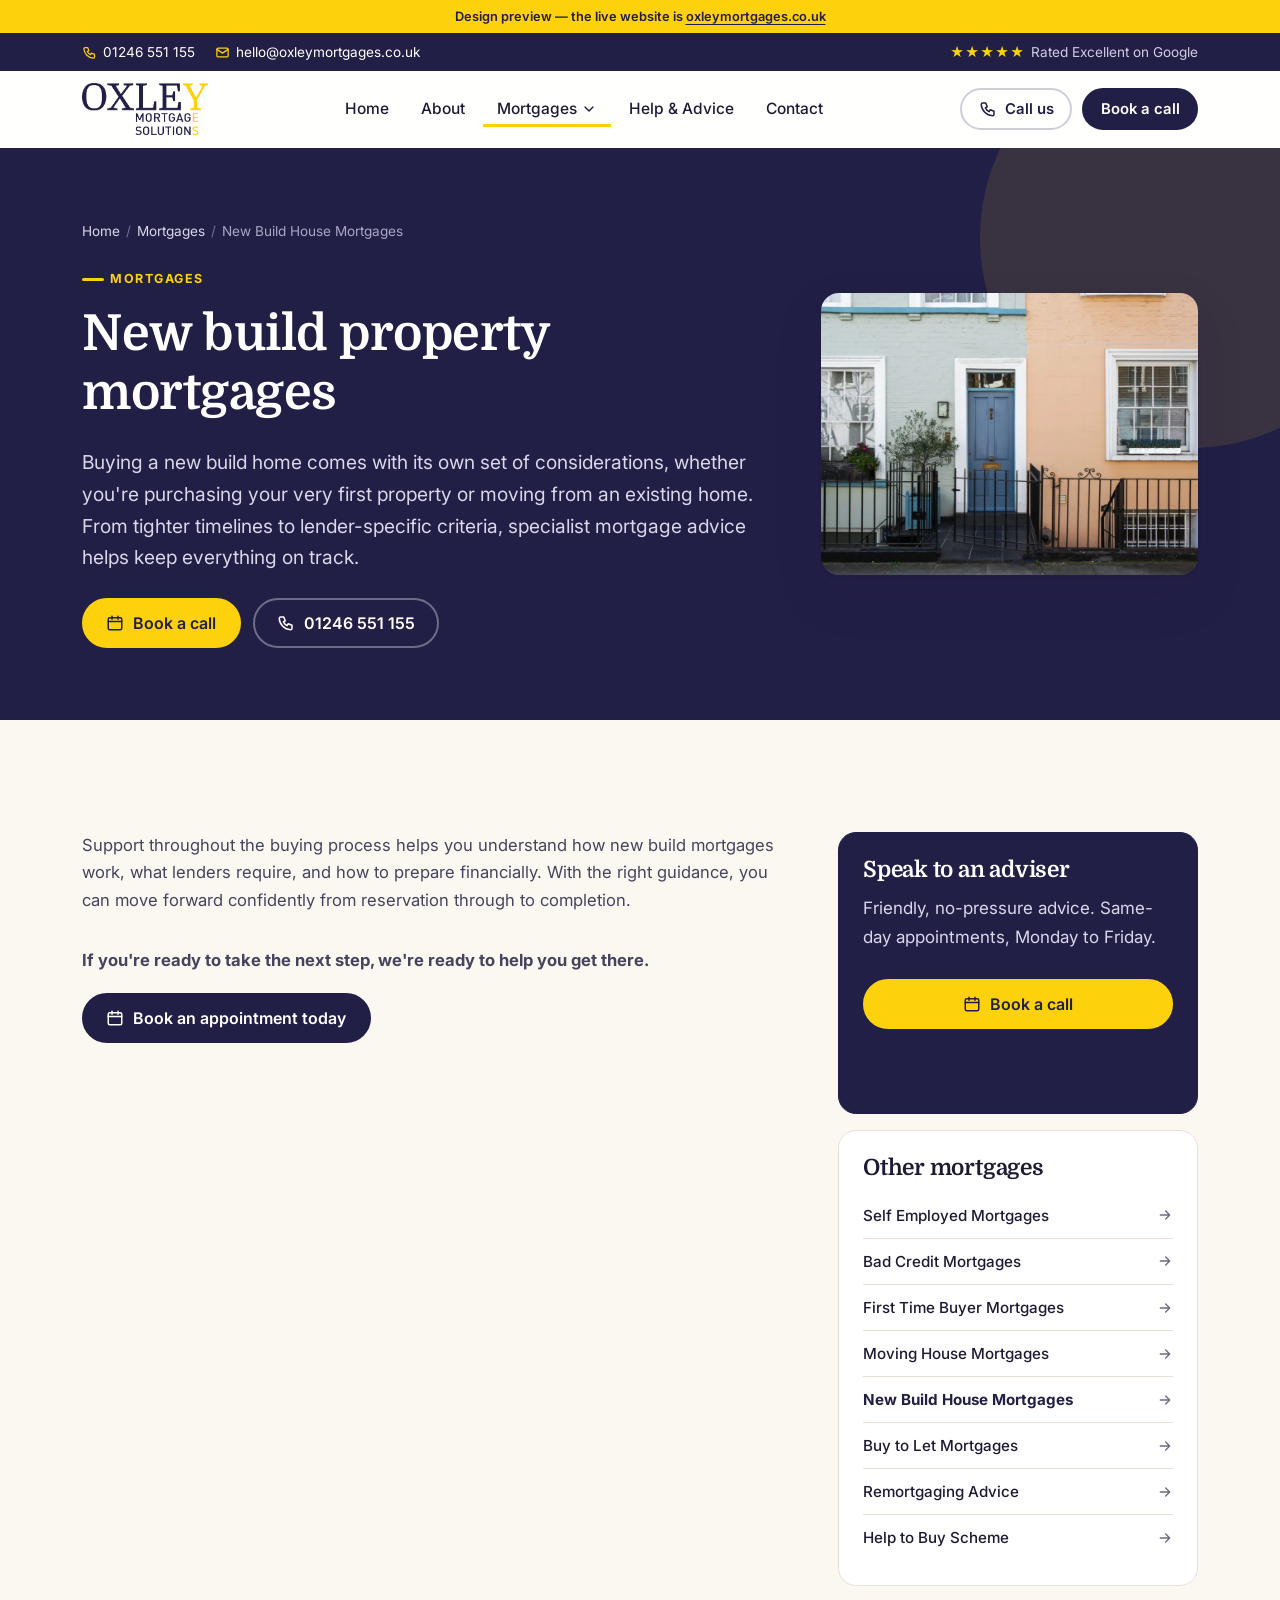
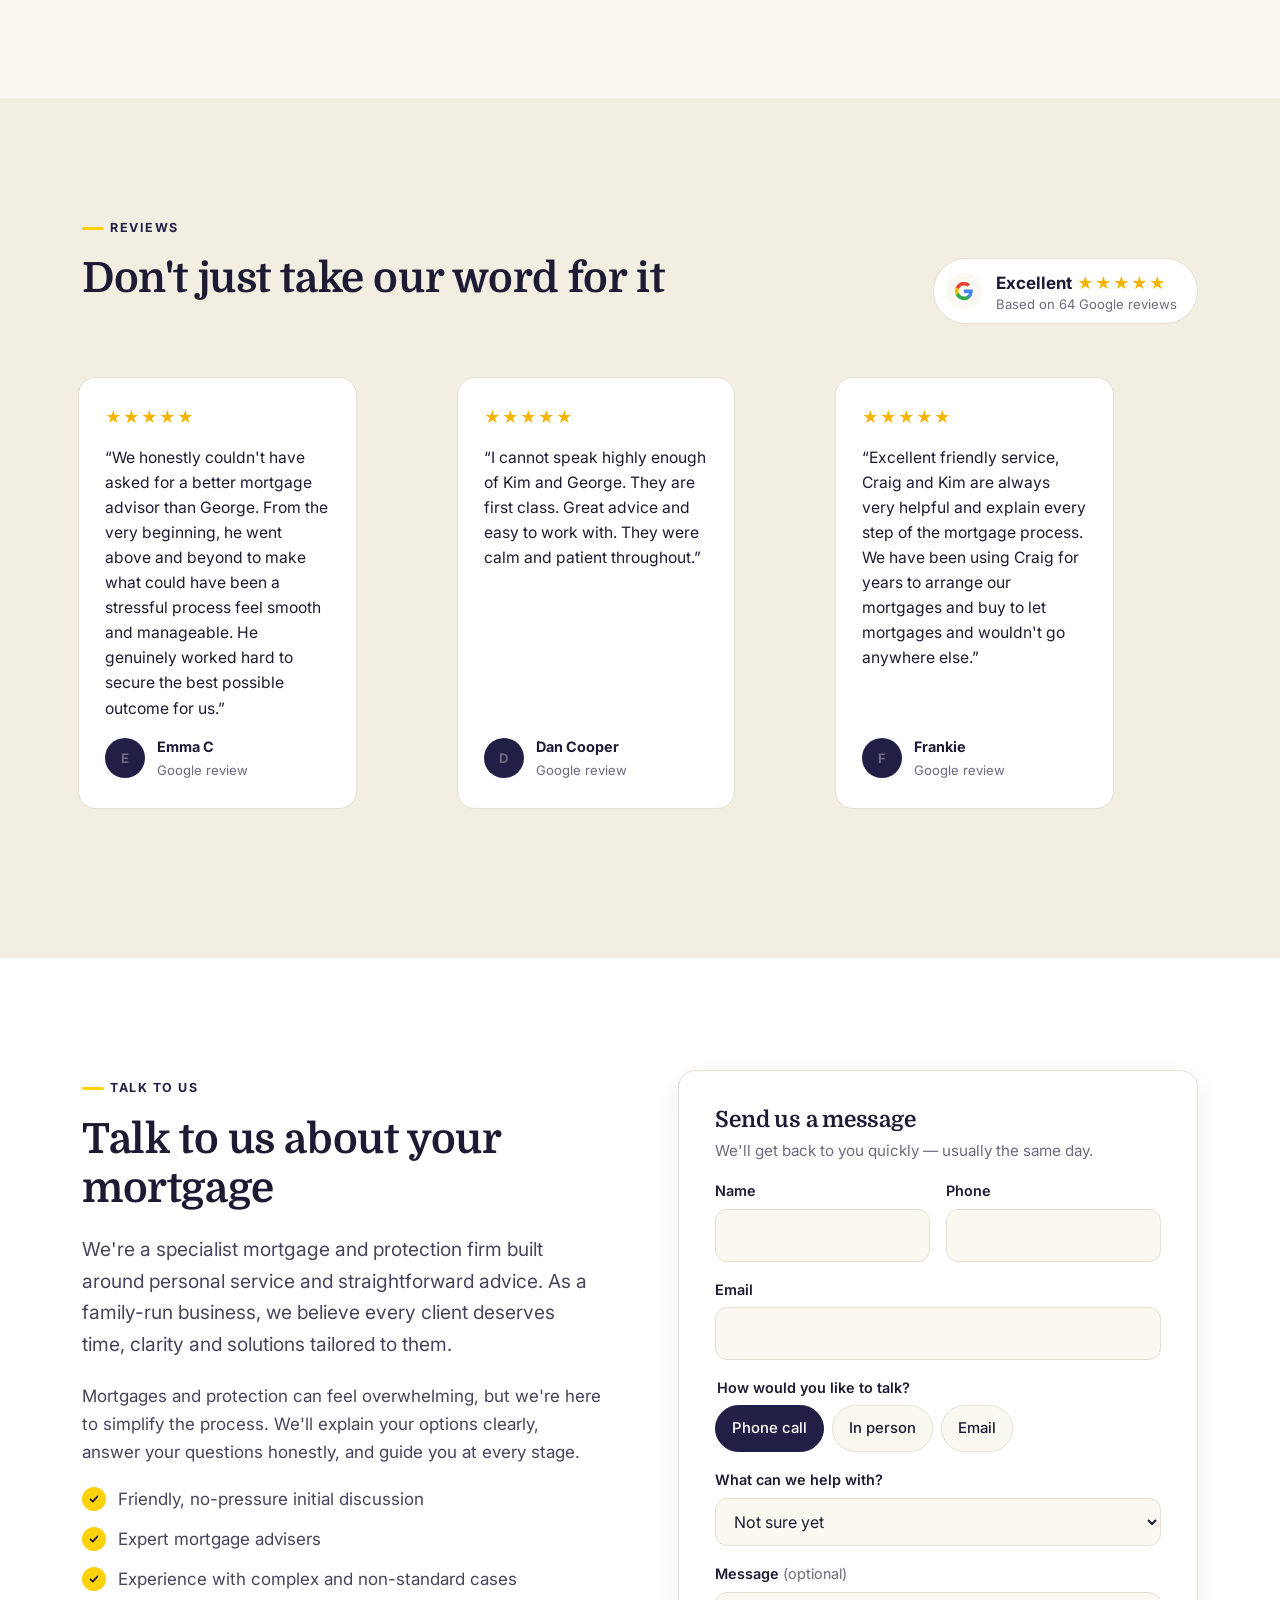
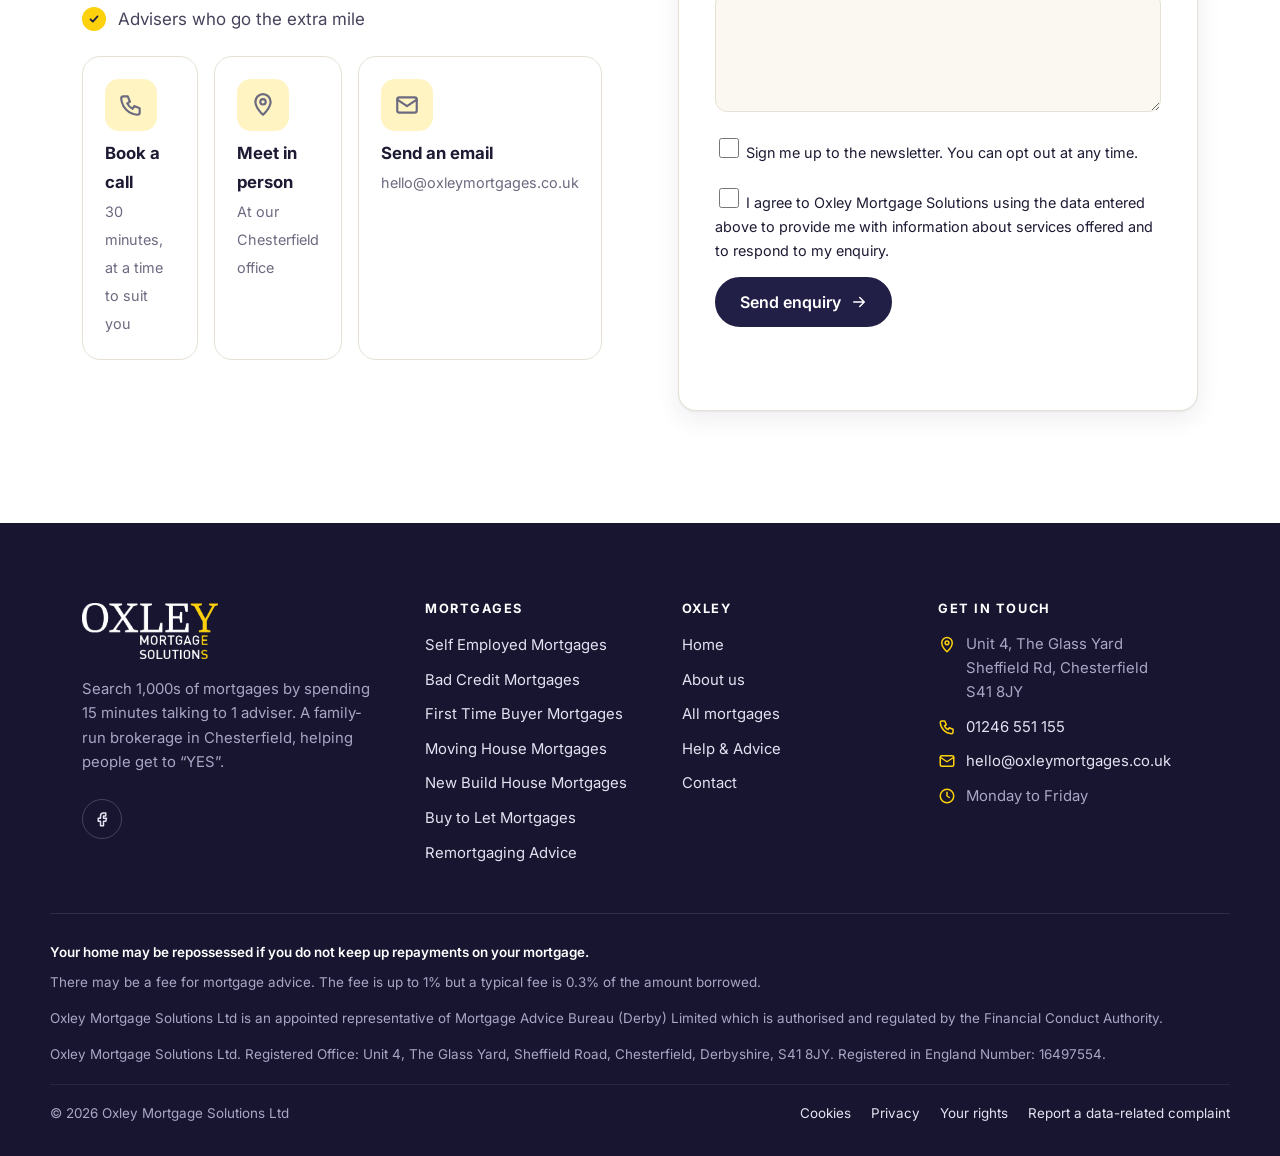
<file: new-build-house-mortgages/index.html>
<!doctype html>
<html lang="en-GB" class="no-js">
<head>
<meta charset="utf-8">
<meta name="viewport" content="width=device-width, initial-scale=1, viewport-fit=cover">
<title>New Build House Mortgages | Oxley Mortgage Solutions</title>
<meta name="description" content="Tight timelines and lender-specific criteria, handled from reservation to completion.">
<!-- Design preview only: keep out of search results so the live site's SEO is untouched -->
<meta name="robots" content="noindex, nofollow, noarchive, nosnippet, noimageindex">
<meta name="googlebot" content="noindex, nofollow">
<link rel="canonical" href="https://oxleymortgages.co.uk/new-build-house-mortgages/">
<meta name="theme-color" content="#221f46">
<link rel="icon" href="../assets/img/favicon-32.png" sizes="32x32">
<link rel="apple-touch-icon" href="../assets/img/apple-touch-icon.png">
<link rel="preconnect" href="https://fonts.googleapis.com">
<link rel="preconnect" href="https://fonts.gstatic.com" crossorigin>
<link href="https://fonts.googleapis.com/css2?family=Domine:wght@600;700&family=Inter:wght@400;500;600;700;800&display=swap" rel="stylesheet">
<link rel="stylesheet" href="../assets/css/site.css">
</head>
<body>
<a class="skip" href="#main">Skip to content</a>
<div class="preview-flag">Design preview — the live website is <a href="https://oxleymortgages.co.uk/">oxleymortgages.co.uk</a></div>
<div class="topbar"><div class="wrap">
  <div class="topbar__left">
    <a class="topbar__item" href="tel:01246551155"><svg class="" viewBox="0 0 24 24" fill="none" stroke="currentColor" stroke-width="2" stroke-linecap="round" stroke-linejoin="round" aria-hidden="true"><path d="M5 4h4l2 5-2.5 1.5a11 11 0 005 5L15 13l5 2v4a2 2 0 01-2 2A16 16 0 013 6a2 2 0 012-2z"/></svg>01246 551 155</a>
    <a class="topbar__item topbar__hide-sm" href="mailto:hello@oxleymortgages.co.uk"><svg class="" viewBox="0 0 24 24" fill="none" stroke="currentColor" stroke-width="2" stroke-linecap="round" stroke-linejoin="round" aria-hidden="true"><rect x="3" y="5" width="18" height="14" rx="2"/><path d="M3 7l9 6 9-6"/></svg>hello@oxleymortgages.co.uk</a>
  </div>
  <div class="topbar__item topbar__hide-sm"><span class="topbar__stars">★★★★★</span> Rated Excellent on Google</div>
</div></div>
<header class="header"><div class="wrap">
  <a class="logo" href="../" aria-label="Oxley Mortgage Solutions — home"><img src="../assets/img/logo.png" alt="Oxley Mortgage Solutions" width="774" height="319"></a>
  <nav class="nav" aria-label="Main">
    <a class="nav__link" href="../">Home</a>
    <a class="nav__link" href="../about-oxley/">About</a>
    <div class="nav__item">
      <button class="nav__toggle is-current" aria-expanded="false" aria-haspopup="true">Mortgages <svg class="" viewBox="0 0 24 24" fill="none" stroke="currentColor" stroke-width="2" stroke-linecap="round" stroke-linejoin="round" aria-hidden="true"><path d="M6 9l6 6 6-6"/></svg></button>
      <div class="nav__menu"><a href="../self-employed-mortgages/"><span class="ico"><svg class="" viewBox="0 0 24 24" fill="none" stroke="currentColor" stroke-width="2" stroke-linecap="round" stroke-linejoin="round" aria-hidden="true"><rect x="3" y="7" width="18" height="13" rx="2"/><path d="M9 7V5a2 2 0 012-2h2a2 2 0 012 2v2M3 13h18"/></svg></span>Self Employed Mortgages</a><a href="../bad-credit-mortgages/"><span class="ico"><svg class="" viewBox="0 0 24 24" fill="none" stroke="currentColor" stroke-width="2" stroke-linecap="round" stroke-linejoin="round" aria-hidden="true"><rect x="2.5" y="5" width="19" height="14" rx="2"/><path d="M2.5 10h19M6 15h4"/></svg></span>Bad Credit Mortgages</a><a href="../first-time-buyer-mortgages/"><span class="ico"><svg class="" viewBox="0 0 24 24" fill="none" stroke="currentColor" stroke-width="2" stroke-linecap="round" stroke-linejoin="round" aria-hidden="true"><circle cx="8" cy="15" r="4"/><path d="M11 12l9-9M17 6l3 3M15 8l2 2"/></svg></span>First Time Buyer Mortgages</a><a href="../moving-house-mortgages/"><span class="ico"><svg class="" viewBox="0 0 24 24" fill="none" stroke="currentColor" stroke-width="2" stroke-linecap="round" stroke-linejoin="round" aria-hidden="true"><path d="M3 8l9-5 9 5v8l-9 5-9-5V8z"/><path d="M3 8l9 5 9-5M12 13v8"/></svg></span>Moving House Mortgages</a><a href="../new-build-house-mortgages/"><span class="ico"><svg class="" viewBox="0 0 24 24" fill="none" stroke="currentColor" stroke-width="2" stroke-linecap="round" stroke-linejoin="round" aria-hidden="true"><path d="M3 21h18M5 21V10l7-6 7 6v11"/><path d="M10 21v-6h4v6"/><path d="M15 3h4v4"/></svg></span>New Build House Mortgages</a><a href="../buy-to-let-mortgages/"><span class="ico"><svg class="" viewBox="0 0 24 24" fill="none" stroke="currentColor" stroke-width="2" stroke-linecap="round" stroke-linejoin="round" aria-hidden="true"><rect x="4" y="3" width="16" height="18" rx="1"/><path d="M8 7h2M14 7h2M8 11h2M14 11h2M8 15h2M14 15h2M11 21v-3h2v3"/></svg></span>Buy to Let Mortgages</a><a href="../remortgaging-advice/"><span class="ico"><svg class="" viewBox="0 0 24 24" fill="none" stroke="currentColor" stroke-width="2" stroke-linecap="round" stroke-linejoin="round" aria-hidden="true"><path d="M20 11a8 8 0 00-14.6-4.5L3 9M4 13a8 8 0 0014.6 4.5L21 15"/><path d="M3 4v5h5M21 20v-5h-5"/></svg></span>Remortgaging Advice</a><a href="../help-to-buy-scheme/"><span class="ico"><svg class="" viewBox="0 0 24 24" fill="none" stroke="currentColor" stroke-width="2" stroke-linecap="round" stroke-linejoin="round" aria-hidden="true"><path d="M3 11l9-7 9 7"/><path d="M5 10v10h14V10"/><path d="M9.5 15.5l2 2 3.5-4"/></svg></span>Help to Buy Scheme</a><div class="nav__menu-all"><a href="../mortgages/">View all mortgage options <svg class="" viewBox="0 0 24 24" fill="none" stroke="currentColor" stroke-width="2" stroke-linecap="round" stroke-linejoin="round" aria-hidden="true"><path d="M5 12h14M13 6l6 6-6 6"/></svg></a></div></div>
    </div>
    <a class="nav__link" href="../help-advice/">Help &amp; Advice</a>
    <a class="nav__link" href="../contact-oxley-mortgages/">Contact</a>
  </nav>
  <div class="header__actions">
    <a class="btn btn--ghost btn--sm" href="tel:01246551155"><svg class="" viewBox="0 0 24 24" fill="none" stroke="currentColor" stroke-width="2" stroke-linecap="round" stroke-linejoin="round" aria-hidden="true"><path d="M5 4h4l2 5-2.5 1.5a11 11 0 005 5L15 13l5 2v4a2 2 0 01-2 2A16 16 0 013 6a2 2 0 012-2z"/></svg>Call us</a>
    <a class="btn btn--sm" href="https://calendly.com/george-oxleymortgages/30min" target="_blank" rel="noopener">Book a call</a>
    <button class="burger" data-drawer-open aria-controls="drawer" aria-expanded="false" aria-label="Open menu"><svg class="" viewBox="0 0 24 24" fill="none" stroke="currentColor" stroke-width="2" stroke-linecap="round" stroke-linejoin="round" aria-hidden="true"><path d="M4 7h16M4 12h16M4 17h16"/></svg></button>
  </div>
</div></header>
<div class="drawer" id="drawer" aria-hidden="true">
  <div class="drawer__scrim" data-drawer-close></div>
  <div class="drawer__panel" role="dialog" aria-modal="true" aria-label="Menu">
    <div class="drawer__head"><img src="../assets/img/logo.png" alt="Oxley Mortgage Solutions"><button class="burger" style="display:inline-flex" data-drawer-close aria-label="Close menu"><svg class="" viewBox="0 0 24 24" fill="none" stroke="currentColor" stroke-width="2" stroke-linecap="round" stroke-linejoin="round" aria-hidden="true"><path d="M6 6l12 12M18 6L6 18"/></svg></button></div>
    <nav aria-label="Mobile">
      <a href="../">Home</a>
      <a href="../about-oxley/">About Oxley</a>
      <details open><summary>Mortgages <svg class="" viewBox="0 0 24 24" fill="none" stroke="currentColor" stroke-width="2" stroke-linecap="round" stroke-linejoin="round" aria-hidden="true"><path d="M6 9l6 6 6-6"/></svg></summary><div><a href="../self-employed-mortgages/">Self Employed Mortgages</a><a href="../bad-credit-mortgages/">Bad Credit Mortgages</a><a href="../first-time-buyer-mortgages/">First Time Buyer Mortgages</a><a href="../moving-house-mortgages/">Moving House Mortgages</a><a href="../new-build-house-mortgages/">New Build House Mortgages</a><a href="../buy-to-let-mortgages/">Buy to Let Mortgages</a><a href="../remortgaging-advice/">Remortgaging Advice</a><a href="../help-to-buy-scheme/">Help to Buy Scheme</a><a href="../mortgages/"><strong>All mortgage options</strong></a></div></details>
      <a href="../help-advice/">Help &amp; Advice</a>
      <a href="../contact-oxley-mortgages/">Contact</a>
    </nav>
    <div class="drawer__foot">
      <a class="btn" href="https://calendly.com/george-oxleymortgages/30min" target="_blank" rel="noopener"><svg class="" viewBox="0 0 24 24" fill="none" stroke="currentColor" stroke-width="2" stroke-linecap="round" stroke-linejoin="round" aria-hidden="true"><rect x="3" y="5" width="18" height="16" rx="2"/><path d="M3 10h18M8 3v4M16 3v4"/></svg>Book a call</a>
      <a class="btn btn--yellow" href="tel:01246551155"><svg class="" viewBox="0 0 24 24" fill="none" stroke="currentColor" stroke-width="2" stroke-linecap="round" stroke-linejoin="round" aria-hidden="true"><path d="M5 4h4l2 5-2.5 1.5a11 11 0 005 5L15 13l5 2v4a2 2 0 01-2 2A16 16 0 013 6a2 2 0 012-2z"/></svg>01246 551 155</a>
      <p>Same-day appointments, Monday to Friday</p>
    </div>
  </div>
</div>
<main id="main">
<section class="page-hero"><div class="wrap"><div><nav class="crumbs" aria-label="Breadcrumb"><a href="../">Home</a><span>/</span><a href="../mortgages/">Mortgages</a><span>/</span>New Build House Mortgages</nav><span class="eyebrow">Mortgages</span><h1>New build property mortgages</h1><p class="lede">Buying a new build home comes with its own set of considerations, whether you're purchasing your very first property or moving from an existing home. From tighter timelines to lender-specific criteria, specialist mortgage advice helps keep everything on track.</p><div class="btn-row" style="margin-top:24px"><a class="btn btn--yellow" href="https://calendly.com/george-oxleymortgages/30min" target="_blank" rel="noopener"><svg class="" viewBox="0 0 24 24" fill="none" stroke="currentColor" stroke-width="2" stroke-linecap="round" stroke-linejoin="round" aria-hidden="true"><rect x="3" y="5" width="18" height="16" rx="2"/><path d="M3 10h18M8 3v4M16 3v4"/></svg>Book a call</a><a class="btn btn--ghost" href="tel:01246551155" style="color:#fff;border-color:rgba(255,255,255,.35)"><svg class="" viewBox="0 0 24 24" fill="none" stroke="currentColor" stroke-width="2" stroke-linecap="round" stroke-linejoin="round" aria-hidden="true"><path d="M5 4h4l2 5-2.5 1.5a11 11 0 005 5L15 13l5 2v4a2 2 0 01-2 2A16 16 0 013 6a2 2 0 012-2z"/></svg>01246 551 155</a></div></div><div class="page-hero__img"><img src="../assets/img/new-build.webp" alt="" fetchpriority="high"></div></div></section>
<section class="section"><div class="wrap content-grid">
  <article class="prose"><p>Support throughout the buying process helps you understand how new build mortgages work, what lenders require, and how to prepare financially. With the right guidance, you can move forward confidently from reservation through to completion.</p><p style="margin-top:2em"><strong>If you're ready to take the next step, we're ready to help you get there.</strong></p><a class="btn" href="https://calendly.com/george-oxleymortgages/30min" target="_blank" rel="noopener"><svg class="" viewBox="0 0 24 24" fill="none" stroke="currentColor" stroke-width="2" stroke-linecap="round" stroke-linejoin="round" aria-hidden="true"><rect x="3" y="5" width="18" height="16" rx="2"/><path d="M3 10h18M8 3v4M16 3v4"/></svg>Book an appointment today</a></article>
  <aside class="aside">
    <div class="aside-card aside-card--navy"><h3>Speak to an adviser</h3><p>Friendly, no-pressure advice. Same-day appointments, Monday to Friday.</p>
      <a class="btn btn--yellow" href="https://calendly.com/george-oxleymortgages/30min" target="_blank" rel="noopener"><svg class="" viewBox="0 0 24 24" fill="none" stroke="currentColor" stroke-width="2" stroke-linecap="round" stroke-linejoin="round" aria-hidden="true"><rect x="3" y="5" width="18" height="16" rx="2"/><path d="M3 10h18M8 3v4M16 3v4"/></svg>Book a call</a><a class="btn btn--ghost" href="tel:01246551155"><svg class="" viewBox="0 0 24 24" fill="none" stroke="currentColor" stroke-width="2" stroke-linecap="round" stroke-linejoin="round" aria-hidden="true"><path d="M5 4h4l2 5-2.5 1.5a11 11 0 005 5L15 13l5 2v4a2 2 0 01-2 2A16 16 0 013 6a2 2 0 012-2z"/></svg>01246 551 155</a></div>
    <div class="aside-card"><h3>Other mortgages</h3><ul><li><a href="../self-employed-mortgages/">Self Employed Mortgages <svg class="" viewBox="0 0 24 24" fill="none" stroke="currentColor" stroke-width="2" stroke-linecap="round" stroke-linejoin="round" aria-hidden="true"><path d="M5 12h14M13 6l6 6-6 6"/></svg></a></li><li><a href="../bad-credit-mortgages/">Bad Credit Mortgages <svg class="" viewBox="0 0 24 24" fill="none" stroke="currentColor" stroke-width="2" stroke-linecap="round" stroke-linejoin="round" aria-hidden="true"><path d="M5 12h14M13 6l6 6-6 6"/></svg></a></li><li><a href="../first-time-buyer-mortgages/">First Time Buyer Mortgages <svg class="" viewBox="0 0 24 24" fill="none" stroke="currentColor" stroke-width="2" stroke-linecap="round" stroke-linejoin="round" aria-hidden="true"><path d="M5 12h14M13 6l6 6-6 6"/></svg></a></li><li><a href="../moving-house-mortgages/">Moving House Mortgages <svg class="" viewBox="0 0 24 24" fill="none" stroke="currentColor" stroke-width="2" stroke-linecap="round" stroke-linejoin="round" aria-hidden="true"><path d="M5 12h14M13 6l6 6-6 6"/></svg></a></li><li><a href="../new-build-house-mortgages/" aria-current=page>New Build House Mortgages <svg class="" viewBox="0 0 24 24" fill="none" stroke="currentColor" stroke-width="2" stroke-linecap="round" stroke-linejoin="round" aria-hidden="true"><path d="M5 12h14M13 6l6 6-6 6"/></svg></a></li><li><a href="../buy-to-let-mortgages/">Buy to Let Mortgages <svg class="" viewBox="0 0 24 24" fill="none" stroke="currentColor" stroke-width="2" stroke-linecap="round" stroke-linejoin="round" aria-hidden="true"><path d="M5 12h14M13 6l6 6-6 6"/></svg></a></li><li><a href="../remortgaging-advice/">Remortgaging Advice <svg class="" viewBox="0 0 24 24" fill="none" stroke="currentColor" stroke-width="2" stroke-linecap="round" stroke-linejoin="round" aria-hidden="true"><path d="M5 12h14M13 6l6 6-6 6"/></svg></a></li><li><a href="../help-to-buy-scheme/">Help to Buy Scheme <svg class="" viewBox="0 0 24 24" fill="none" stroke="currentColor" stroke-width="2" stroke-linecap="round" stroke-linejoin="round" aria-hidden="true"><path d="M5 12h14M13 6l6 6-6 6"/></svg></a></li></ul></div>
  </aside>
</div></section>
<section class="section section--sand" id="reviews"><div class="wrap">
<div class="reviews-head"><div><span class="eyebrow">Reviews</span><h2>Don't just take our word for it</h2></div>
<div class="rating"><span class="rating__g"><svg viewBox="0 0 24 24" aria-hidden="true"><path fill="#4285F4" d="M22.5 12.3c0-.8-.1-1.5-.2-2.2H12v4.2h5.9a5 5 0 01-2.2 3.3v2.7h3.5c2.1-1.9 3.3-4.7 3.3-8z"/><path fill="#34A853" d="M12 23c3 0 5.4-1 7.2-2.7l-3.5-2.7c-1 .7-2.2 1-3.7 1-2.9 0-5.3-1.9-6.2-4.5H2.2v2.8A11 11 0 0012 23z"/><path fill="#FBBC05" d="M5.8 14.1a6.6 6.6 0 010-4.2V7.1H2.2a11 11 0 000 9.8l3.6-2.8z"/><path fill="#EA4335" d="M12 5.4c1.6 0 3 .6 4.2 1.6l3.1-3.1A11 11 0 002.2 7.1l3.6 2.8C6.7 7.3 9.1 5.4 12 5.4z"/></svg></span><div><strong>Excellent</strong> <span class="stars">★★★★★</span><small>Based on 64 Google reviews</small></div></div></div>
<div class="reviews" tabindex="0" aria-label="Customer reviews"><figure class="review"><div class="stars" aria-label="5 out of 5 stars">★★★★★</div><blockquote>“We honestly couldn&#x27;t have asked for a better mortgage advisor than George. From the very beginning, he went above and beyond to make what could have been a stressful process feel smooth and manageable. He genuinely worked hard to secure the best possible outcome for us.”</blockquote>
<footer><span class="review__avatar">E</span><div><strong>Emma C</strong><span>Google review</span></div></footer></figure><figure class="review"><div class="stars" aria-label="5 out of 5 stars">★★★★★</div><blockquote>“I cannot speak highly enough of Kim and George. They are first class. Great advice and easy to work with. They were calm and patient throughout.”</blockquote>
<footer><span class="review__avatar">D</span><div><strong>Dan Cooper</strong><span>Google review</span></div></footer></figure><figure class="review"><div class="stars" aria-label="5 out of 5 stars">★★★★★</div><blockquote>“Excellent friendly service, Craig and Kim are always very helpful and explain every step of the mortgage process. We have been using Craig for years to arrange our mortgages and buy to let mortgages and wouldn&#x27;t go anywhere else.”</blockquote>
<footer><span class="review__avatar">F</span><div><strong>Frankie</strong><span>Google review</span></div></footer></figure><figure class="review"><div class="stars" aria-label="5 out of 5 stars">★★★★★</div><blockquote>“George is absolutely fantastic! Very fast and efficient! Booked an appointment with him on the same day of looking for someone, and a later appointment in the day which was perfect for me, and not what everyone offers!”</blockquote>
<footer><span class="review__avatar">J</span><div><strong>Jessica Woodcroft</strong><span>Google review</span></div></footer></figure><figure class="review"><div class="stars" aria-label="5 out of 5 stars">★★★★★</div><blockquote>“George and Kim have both been amazing to work with. They have made a stressful and complicated process very straightforward and easy. I really don&#x27;t like filling in forms or getting quotes, and they just took care of it all.”</blockquote>
<footer><span class="review__avatar">A</span><div><strong>Anne Crane</strong><span>Google review</span></div></footer></figure><figure class="review"><div class="stars" aria-label="5 out of 5 stars">★★★★★</div><blockquote>“Would recommend. A massive thank you to George B in particular, he helped us massively as first time buyers, we are very grateful!”</blockquote>
<footer><span class="review__avatar">E</span><div><strong>Ed Green</strong><span>Google review</span></div></footer></figure><figure class="review"><div class="stars" aria-label="5 out of 5 stars">★★★★★</div><blockquote>“George was fantastic! From the moment I reached out, to the final email saying congratulations on completing, he was fab from start to finish! His knowledge is unmatched. Highly highly recommended!! 10/10!”</blockquote>
<footer><span class="review__avatar">E</span><div><strong>Emily May</strong><span>Google review</span></div></footer></figure><figure class="review"><div class="stars" aria-label="5 out of 5 stars">★★★★★</div><blockquote>“Very helpful and gave advice around aspects I hadn&#x27;t considered. Flexible with appointments. Worthwhile.”</blockquote>
<footer><span class="review__avatar">L</span><div><strong>Lynne Bird</strong><span>Google review</span></div></footer></figure></div></div></section>

<section class="section section--white" id="contact"><div class="wrap split split--top">
<div class="reveal"><span class="eyebrow">Talk to us</span><h2>Talk to us about your mortgage</h2>
<p class="lede">We're a specialist mortgage and protection firm built around personal service and straightforward advice. As a family-run business, we believe every client deserves time, clarity and solutions tailored to them.</p>
<p>Mortgages and protection can feel overwhelming, but we're here to simplify the process. We'll explain your options clearly, answer your questions honestly, and guide you at every stage.</p>
<ul class="checks"><li>Friendly, no-pressure initial discussion</li><li>Expert mortgage advisers</li><li>Experience with complex and non-standard cases</li><li>Advisers who go the extra mile</li></ul>
<div class="contact-options">
  <a class="contact-opt" href="https://calendly.com/george-oxleymortgages/30min" target="_blank" rel="noopener"><span class="ico"><svg class="" viewBox="0 0 24 24" fill="none" stroke="currentColor" stroke-width="2" stroke-linecap="round" stroke-linejoin="round" aria-hidden="true"><path d="M5 4h4l2 5-2.5 1.5a11 11 0 005 5L15 13l5 2v4a2 2 0 01-2 2A16 16 0 013 6a2 2 0 012-2z"/></svg></span><div><strong>Book a call</strong><br><span>30 minutes, at a time to suit you</span></div></a>
  <a class="contact-opt" href="https://calendly.com/george-oxleymortgages/1-hour-in-person-chat" target="_blank" rel="noopener"><span class="ico"><svg class="" viewBox="0 0 24 24" fill="none" stroke="currentColor" stroke-width="2" stroke-linecap="round" stroke-linejoin="round" aria-hidden="true"><path d="M12 21s-7-6.2-7-12a7 7 0 0114 0c0 5.8-7 12-7 12z"/><circle cx="12" cy="9" r="2.5"/></svg></span><div><strong>Meet in person</strong><br><span>At our Chesterfield office</span></div></a>
  <a class="contact-opt" href="mailto:hello@oxleymortgages.co.uk"><span class="ico"><svg class="" viewBox="0 0 24 24" fill="none" stroke="currentColor" stroke-width="2" stroke-linecap="round" stroke-linejoin="round" aria-hidden="true"><rect x="3" y="5" width="18" height="14" rx="2"/><path d="M3 7l9 6 9-6"/></svg></span><div><strong>Send an email</strong><br><span>hello@oxleymortgages.co.uk</span></div></a>
</div></div>
<div class="reveal"><form class="form" data-enquiry novalidate>
<h3>Send us a message</h3><p>We'll get back to you quickly — usually the same day.</p>
<div class="form-grid">
  <div class="field"><label for="f-name">Name</label><input id="f-name" name="name" autocomplete="name" required></div>
  <div class="field"><label for="f-phone">Phone</label><input id="f-phone" name="phone" type="tel" autocomplete="tel" required></div>
  <div class="field full"><label for="f-email">Email</label><input id="f-email" name="email" type="email" autocomplete="email" required></div>
  <div class="field full"><fieldset><legend>How would you like to talk?</legend><div class="pills">
    <label><input type="radio" name="method" value="Phone call" checked><span>Phone call</span></label>
    <label><input type="radio" name="method" value="In person"><span>In person</span></label>
    <label><input type="radio" name="method" value="Email"><span>Email</span></label></div></fieldset></div>
  <div class="field full"><label for="f-topic">What can we help with?</label><select id="f-topic" name="topic"><option value="">Not sure yet</option><option>Self Employed Mortgages</option><option>Bad Credit Mortgages</option><option>First Time Buyer Mortgages</option><option>Moving House Mortgages</option><option>New Build House Mortgages</option><option>Buy to Let Mortgages</option><option>Remortgaging Advice</option></select></div>
  <div class="field full"><label for="f-msg">Message <span style="font-weight:400;color:var(--muted)">(optional)</span></label><textarea id="f-msg" name="message"></textarea></div>
  <div class="field full"><label class="check"><input type="checkbox" name="newsletter"> Sign me up to the newsletter. You can opt out at any time.</label></div>
  <div class="field full"><label class="check"><input type="checkbox" name="consent" required> I agree to Oxley Mortgage Solutions using the data entered above to provide me with information about services offered and to respond to my enquiry.</label></div>
</div>
<button class="btn" type="submit">Send enquiry <svg class="" viewBox="0 0 24 24" fill="none" stroke="currentColor" stroke-width="2" stroke-linecap="round" stroke-linejoin="round" aria-hidden="true"><path d="M5 12h14M13 6l6 6-6 6"/></svg></button>
<p class="form__status" role="status" aria-live="polite"></p>
</form></div>
</div></section>
</main>
<footer class="footer">
  <div class="wrap footer__grid">
    <div class="footer__brand">
      <img src="../assets/img/logo-white.png" alt="Oxley Mortgage Solutions" width="773" height="319">
      <p>Search 1,000s of mortgages by spending 15 minutes talking to 1 adviser. A family-run brokerage in Chesterfield, helping people get to “YES”.</p>
      <a class="social" href="https://www.facebook.com/OxleyMortgageSolutions" aria-label="Oxley on Facebook" rel="noopener"><svg class="" viewBox="0 0 24 24" fill="none" stroke="currentColor" stroke-width="2" stroke-linecap="round" stroke-linejoin="round" aria-hidden="true"><path d="M14 8h3V4h-3a4 4 0 00-4 4v3H7v4h3v6h4v-6h3l1-4h-4V8z"/></svg></a>
    </div>
    <div><h4>Mortgages</h4><ul><li><a href="../self-employed-mortgages/">Self Employed Mortgages</a></li><li><a href="../bad-credit-mortgages/">Bad Credit Mortgages</a></li><li><a href="../first-time-buyer-mortgages/">First Time Buyer Mortgages</a></li><li><a href="../moving-house-mortgages/">Moving House Mortgages</a></li><li><a href="../new-build-house-mortgages/">New Build House Mortgages</a></li><li><a href="../buy-to-let-mortgages/">Buy to Let Mortgages</a></li><li><a href="../remortgaging-advice/">Remortgaging Advice</a></li></ul></div>
    <div><h4>Oxley</h4><ul>
      <li><a href="../">Home</a></li><li><a href="../about-oxley/">About us</a></li><li><a href="../mortgages/">All mortgages</a></li>
      <li><a href="../help-advice/">Help &amp; Advice</a></li><li><a href="../contact-oxley-mortgages/">Contact</a></li></ul></div>
    <div><h4>Get in touch</h4><ul class="footer__contact">
      <li><svg class="" viewBox="0 0 24 24" fill="none" stroke="currentColor" stroke-width="2" stroke-linecap="round" stroke-linejoin="round" aria-hidden="true"><path d="M12 21s-7-6.2-7-12a7 7 0 0114 0c0 5.8-7 12-7 12z"/><circle cx="12" cy="9" r="2.5"/></svg><address>Unit 4, The Glass Yard<br>Sheffield Rd, Chesterfield<br>S41 8JY</address></li>
      <li><svg class="" viewBox="0 0 24 24" fill="none" stroke="currentColor" stroke-width="2" stroke-linecap="round" stroke-linejoin="round" aria-hidden="true"><path d="M5 4h4l2 5-2.5 1.5a11 11 0 005 5L15 13l5 2v4a2 2 0 01-2 2A16 16 0 013 6a2 2 0 012-2z"/></svg><a href="tel:01246551155">01246 551 155</a></li>
      <li><svg class="" viewBox="0 0 24 24" fill="none" stroke="currentColor" stroke-width="2" stroke-linecap="round" stroke-linejoin="round" aria-hidden="true"><rect x="3" y="5" width="18" height="14" rx="2"/><path d="M3 7l9 6 9-6"/></svg><a href="mailto:hello@oxleymortgages.co.uk">hello@oxleymortgages.co.uk</a></li>
      <li><svg class="" viewBox="0 0 24 24" fill="none" stroke="currentColor" stroke-width="2" stroke-linecap="round" stroke-linejoin="round" aria-hidden="true"><circle cx="12" cy="12" r="9"/><path d="M12 7v5l3 2"/></svg><span>Monday to Friday</span></li></ul></div>
  </div>
  <div class="wrap legal">
    <p class="legal__warn">Your home may be repossessed if you do not keep up repayments on your mortgage.</p>
    <p>There may be a fee for mortgage advice. The fee is up to 1% but a typical fee is 0.3% of the amount borrowed.</p>
    <p>Oxley Mortgage Solutions Ltd is an appointed representative of Mortgage Advice Bureau (Derby) Limited which is authorised and regulated by the Financial Conduct Authority.</p>
    <p>Oxley Mortgage Solutions Ltd. Registered Office: Unit 4, The Glass Yard, Sheffield Road, Chesterfield, Derbyshire, S41 8JY. Registered in England Number: 16497554.</p>
    <div class="legal__bottom">
      <span>© <span data-year>2026</span> Oxley Mortgage Solutions Ltd</span>
      <ul><li><a href="https://oxleymortgages.co.uk/cookie-policy-uk/">Cookies</a></li><li><a href="https://oxleymortgages.co.uk/privacy-policy-2/">Privacy</a></li><li><a href="https://oxleymortgages.co.uk/your-rights/">Your rights</a></li>
      <li><a href="https://mortgageadvicebureau-privacy.my.onetrust.com/incident-portal/webforms/2cf3bbcb-5488-430c-bb3d-69383d968fa5/5a75de46-dcd1-410a-a5b1-3bdb2ec854ee" rel="noopener">Report a data-related complaint</a></li></ul>
    </div>
  </div>
</footer>
<div class="mobile-bar"><a class="btn btn--yellow" href="tel:01246551155"><svg class="" viewBox="0 0 24 24" fill="none" stroke="currentColor" stroke-width="2" stroke-linecap="round" stroke-linejoin="round" aria-hidden="true"><path d="M5 4h4l2 5-2.5 1.5a11 11 0 005 5L15 13l5 2v4a2 2 0 01-2 2A16 16 0 013 6a2 2 0 012-2z"/></svg>Call</a><a class="btn" href="https://calendly.com/george-oxleymortgages/30min" target="_blank" rel="noopener"><svg class="" viewBox="0 0 24 24" fill="none" stroke="currentColor" stroke-width="2" stroke-linecap="round" stroke-linejoin="round" aria-hidden="true"><rect x="3" y="5" width="18" height="16" rx="2"/><path d="M3 10h18M8 3v4M16 3v4"/></svg>Book a call</a></div>
<script src="../assets/js/site.js" defer></script>
</body>
</html>
</file>
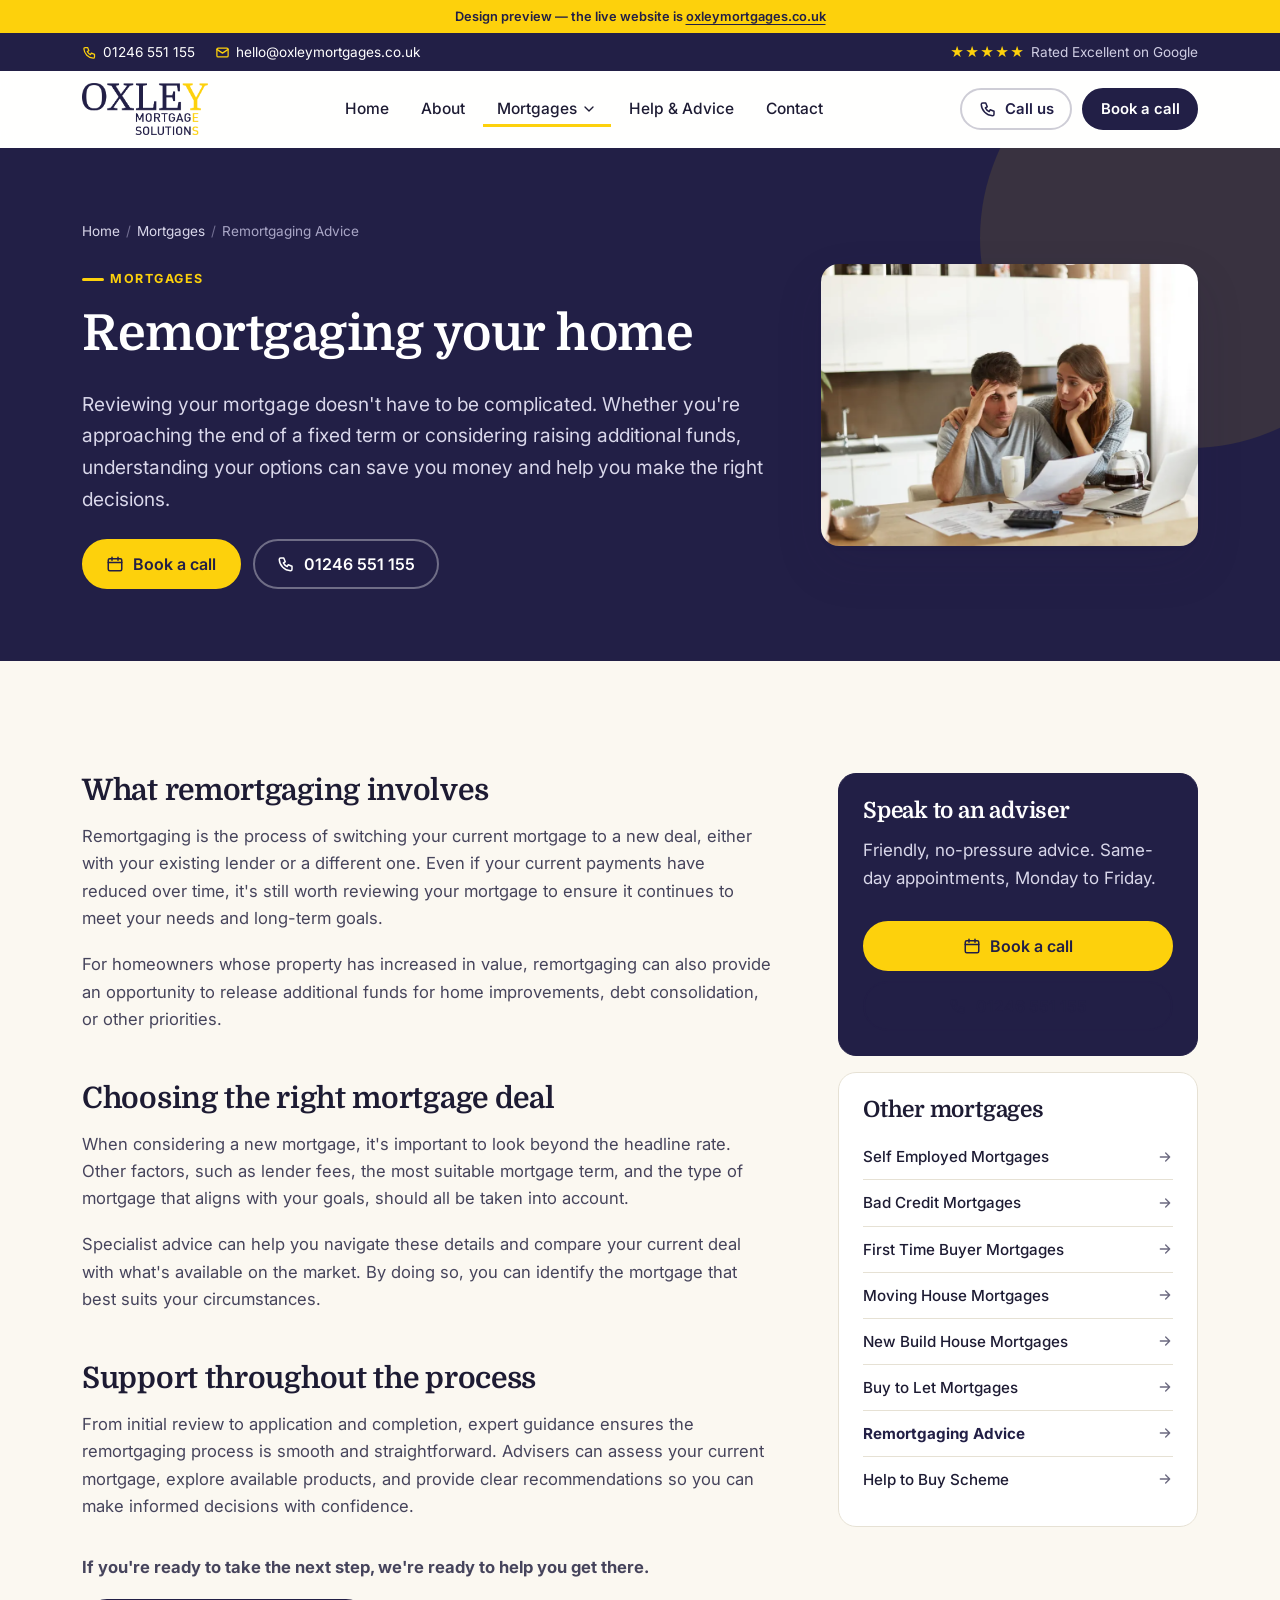
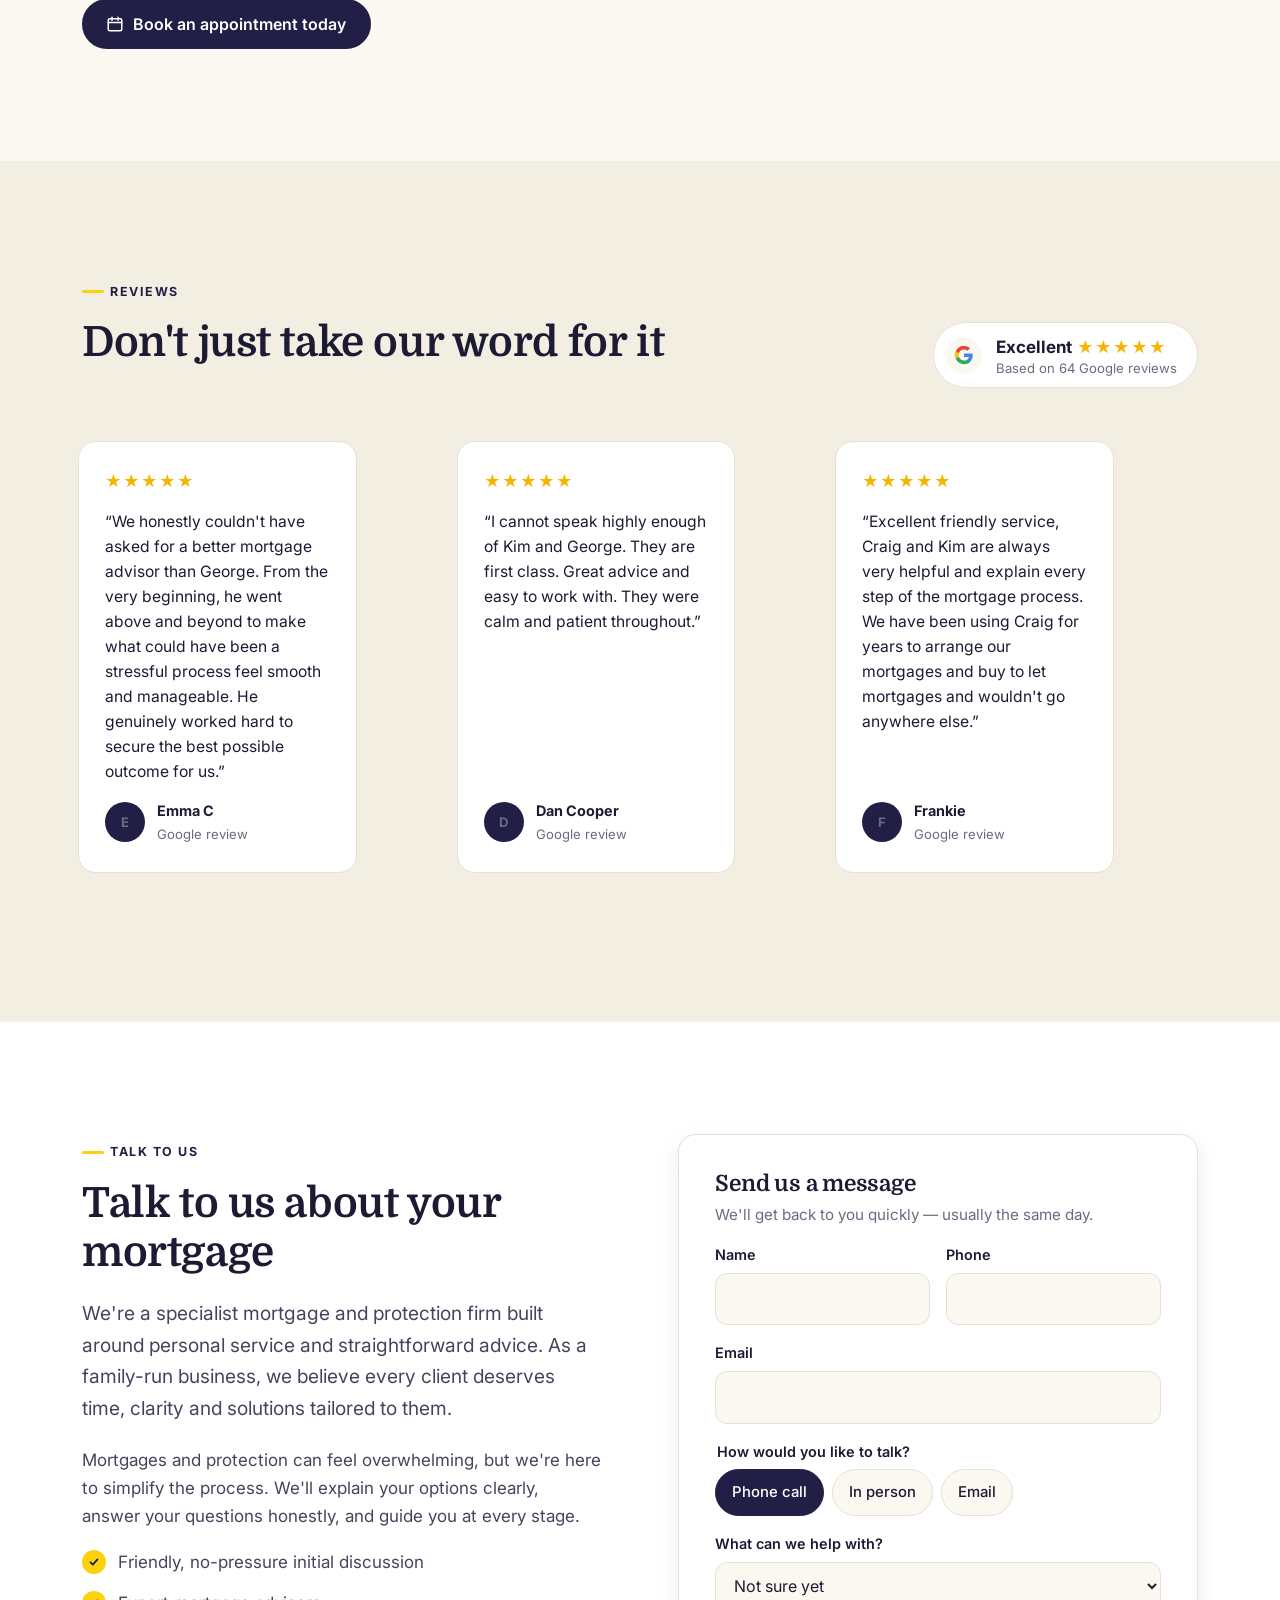
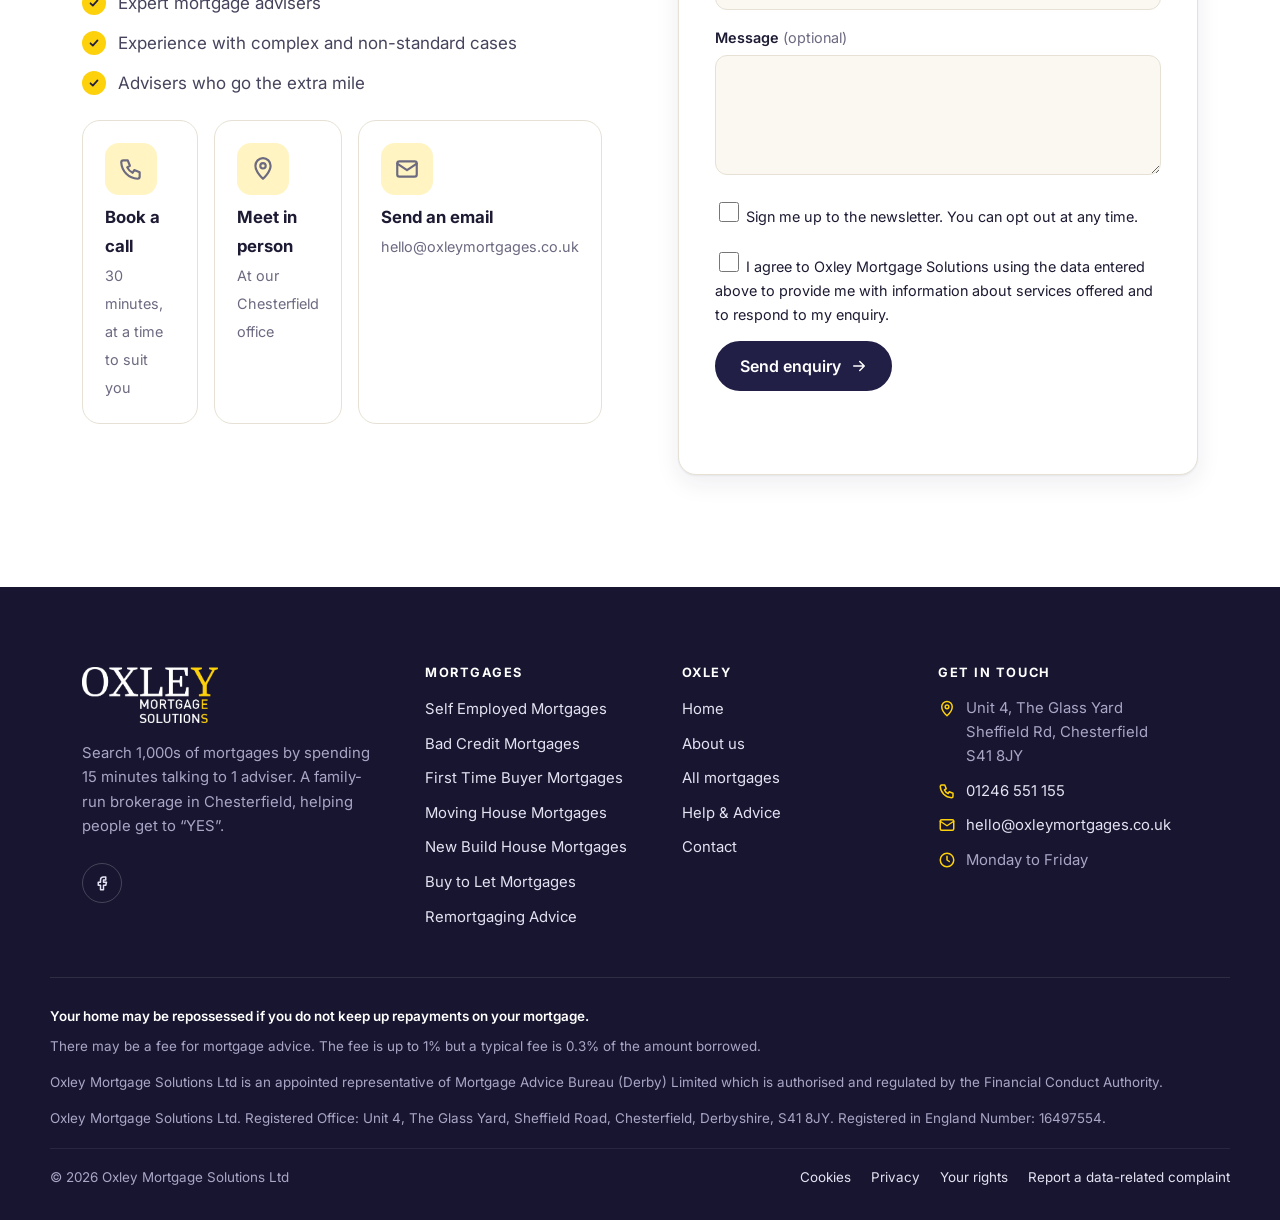
<file: remortgaging-advice/index.html>
<!doctype html>
<html lang="en-GB" class="no-js">
<head>
<meta charset="utf-8">
<meta name="viewport" content="width=device-width, initial-scale=1, viewport-fit=cover">
<title>Remortgaging Advice | Oxley Mortgage Solutions</title>
<meta name="description" content="Fixed rate ending? We&#x27;ll compare your current deal with the whole market.">
<!-- Design preview only: keep out of search results so the live site's SEO is untouched -->
<meta name="robots" content="noindex, nofollow, noarchive, nosnippet, noimageindex">
<meta name="googlebot" content="noindex, nofollow">
<link rel="canonical" href="https://oxleymortgages.co.uk/remortgaging-advice/">
<meta name="theme-color" content="#221f46">
<link rel="icon" href="../assets/img/favicon-32.png" sizes="32x32">
<link rel="apple-touch-icon" href="../assets/img/apple-touch-icon.png">
<link rel="preconnect" href="https://fonts.googleapis.com">
<link rel="preconnect" href="https://fonts.gstatic.com" crossorigin>
<link href="https://fonts.googleapis.com/css2?family=Domine:wght@600;700&family=Inter:wght@400;500;600;700;800&display=swap" rel="stylesheet">
<link rel="stylesheet" href="../assets/css/site.css">
</head>
<body>
<a class="skip" href="#main">Skip to content</a>
<div class="preview-flag">Design preview — the live website is <a href="https://oxleymortgages.co.uk/">oxleymortgages.co.uk</a></div>
<div class="topbar"><div class="wrap">
  <div class="topbar__left">
    <a class="topbar__item" href="tel:01246551155"><svg class="" viewBox="0 0 24 24" fill="none" stroke="currentColor" stroke-width="2" stroke-linecap="round" stroke-linejoin="round" aria-hidden="true"><path d="M5 4h4l2 5-2.5 1.5a11 11 0 005 5L15 13l5 2v4a2 2 0 01-2 2A16 16 0 013 6a2 2 0 012-2z"/></svg>01246 551 155</a>
    <a class="topbar__item topbar__hide-sm" href="mailto:hello@oxleymortgages.co.uk"><svg class="" viewBox="0 0 24 24" fill="none" stroke="currentColor" stroke-width="2" stroke-linecap="round" stroke-linejoin="round" aria-hidden="true"><rect x="3" y="5" width="18" height="14" rx="2"/><path d="M3 7l9 6 9-6"/></svg>hello@oxleymortgages.co.uk</a>
  </div>
  <div class="topbar__item topbar__hide-sm"><span class="topbar__stars">★★★★★</span> Rated Excellent on Google</div>
</div></div>
<header class="header"><div class="wrap">
  <a class="logo" href="../" aria-label="Oxley Mortgage Solutions — home"><img src="../assets/img/logo.png" alt="Oxley Mortgage Solutions" width="774" height="319"></a>
  <nav class="nav" aria-label="Main">
    <a class="nav__link" href="../">Home</a>
    <a class="nav__link" href="../about-oxley/">About</a>
    <div class="nav__item">
      <button class="nav__toggle is-current" aria-expanded="false" aria-haspopup="true">Mortgages <svg class="" viewBox="0 0 24 24" fill="none" stroke="currentColor" stroke-width="2" stroke-linecap="round" stroke-linejoin="round" aria-hidden="true"><path d="M6 9l6 6 6-6"/></svg></button>
      <div class="nav__menu"><a href="../self-employed-mortgages/"><span class="ico"><svg class="" viewBox="0 0 24 24" fill="none" stroke="currentColor" stroke-width="2" stroke-linecap="round" stroke-linejoin="round" aria-hidden="true"><rect x="3" y="7" width="18" height="13" rx="2"/><path d="M9 7V5a2 2 0 012-2h2a2 2 0 012 2v2M3 13h18"/></svg></span>Self Employed Mortgages</a><a href="../bad-credit-mortgages/"><span class="ico"><svg class="" viewBox="0 0 24 24" fill="none" stroke="currentColor" stroke-width="2" stroke-linecap="round" stroke-linejoin="round" aria-hidden="true"><rect x="2.5" y="5" width="19" height="14" rx="2"/><path d="M2.5 10h19M6 15h4"/></svg></span>Bad Credit Mortgages</a><a href="../first-time-buyer-mortgages/"><span class="ico"><svg class="" viewBox="0 0 24 24" fill="none" stroke="currentColor" stroke-width="2" stroke-linecap="round" stroke-linejoin="round" aria-hidden="true"><circle cx="8" cy="15" r="4"/><path d="M11 12l9-9M17 6l3 3M15 8l2 2"/></svg></span>First Time Buyer Mortgages</a><a href="../moving-house-mortgages/"><span class="ico"><svg class="" viewBox="0 0 24 24" fill="none" stroke="currentColor" stroke-width="2" stroke-linecap="round" stroke-linejoin="round" aria-hidden="true"><path d="M3 8l9-5 9 5v8l-9 5-9-5V8z"/><path d="M3 8l9 5 9-5M12 13v8"/></svg></span>Moving House Mortgages</a><a href="../new-build-house-mortgages/"><span class="ico"><svg class="" viewBox="0 0 24 24" fill="none" stroke="currentColor" stroke-width="2" stroke-linecap="round" stroke-linejoin="round" aria-hidden="true"><path d="M3 21h18M5 21V10l7-6 7 6v11"/><path d="M10 21v-6h4v6"/><path d="M15 3h4v4"/></svg></span>New Build House Mortgages</a><a href="../buy-to-let-mortgages/"><span class="ico"><svg class="" viewBox="0 0 24 24" fill="none" stroke="currentColor" stroke-width="2" stroke-linecap="round" stroke-linejoin="round" aria-hidden="true"><rect x="4" y="3" width="16" height="18" rx="1"/><path d="M8 7h2M14 7h2M8 11h2M14 11h2M8 15h2M14 15h2M11 21v-3h2v3"/></svg></span>Buy to Let Mortgages</a><a href="../remortgaging-advice/"><span class="ico"><svg class="" viewBox="0 0 24 24" fill="none" stroke="currentColor" stroke-width="2" stroke-linecap="round" stroke-linejoin="round" aria-hidden="true"><path d="M20 11a8 8 0 00-14.6-4.5L3 9M4 13a8 8 0 0014.6 4.5L21 15"/><path d="M3 4v5h5M21 20v-5h-5"/></svg></span>Remortgaging Advice</a><a href="../help-to-buy-scheme/"><span class="ico"><svg class="" viewBox="0 0 24 24" fill="none" stroke="currentColor" stroke-width="2" stroke-linecap="round" stroke-linejoin="round" aria-hidden="true"><path d="M3 11l9-7 9 7"/><path d="M5 10v10h14V10"/><path d="M9.5 15.5l2 2 3.5-4"/></svg></span>Help to Buy Scheme</a><div class="nav__menu-all"><a href="../mortgages/">View all mortgage options <svg class="" viewBox="0 0 24 24" fill="none" stroke="currentColor" stroke-width="2" stroke-linecap="round" stroke-linejoin="round" aria-hidden="true"><path d="M5 12h14M13 6l6 6-6 6"/></svg></a></div></div>
    </div>
    <a class="nav__link" href="../help-advice/">Help &amp; Advice</a>
    <a class="nav__link" href="../contact-oxley-mortgages/">Contact</a>
  </nav>
  <div class="header__actions">
    <a class="btn btn--ghost btn--sm" href="tel:01246551155"><svg class="" viewBox="0 0 24 24" fill="none" stroke="currentColor" stroke-width="2" stroke-linecap="round" stroke-linejoin="round" aria-hidden="true"><path d="M5 4h4l2 5-2.5 1.5a11 11 0 005 5L15 13l5 2v4a2 2 0 01-2 2A16 16 0 013 6a2 2 0 012-2z"/></svg>Call us</a>
    <a class="btn btn--sm" href="https://calendly.com/george-oxleymortgages/30min" target="_blank" rel="noopener">Book a call</a>
    <button class="burger" data-drawer-open aria-controls="drawer" aria-expanded="false" aria-label="Open menu"><svg class="" viewBox="0 0 24 24" fill="none" stroke="currentColor" stroke-width="2" stroke-linecap="round" stroke-linejoin="round" aria-hidden="true"><path d="M4 7h16M4 12h16M4 17h16"/></svg></button>
  </div>
</div></header>
<div class="drawer" id="drawer" aria-hidden="true">
  <div class="drawer__scrim" data-drawer-close></div>
  <div class="drawer__panel" role="dialog" aria-modal="true" aria-label="Menu">
    <div class="drawer__head"><img src="../assets/img/logo.png" alt="Oxley Mortgage Solutions"><button class="burger" style="display:inline-flex" data-drawer-close aria-label="Close menu"><svg class="" viewBox="0 0 24 24" fill="none" stroke="currentColor" stroke-width="2" stroke-linecap="round" stroke-linejoin="round" aria-hidden="true"><path d="M6 6l12 12M18 6L6 18"/></svg></button></div>
    <nav aria-label="Mobile">
      <a href="../">Home</a>
      <a href="../about-oxley/">About Oxley</a>
      <details open><summary>Mortgages <svg class="" viewBox="0 0 24 24" fill="none" stroke="currentColor" stroke-width="2" stroke-linecap="round" stroke-linejoin="round" aria-hidden="true"><path d="M6 9l6 6 6-6"/></svg></summary><div><a href="../self-employed-mortgages/">Self Employed Mortgages</a><a href="../bad-credit-mortgages/">Bad Credit Mortgages</a><a href="../first-time-buyer-mortgages/">First Time Buyer Mortgages</a><a href="../moving-house-mortgages/">Moving House Mortgages</a><a href="../new-build-house-mortgages/">New Build House Mortgages</a><a href="../buy-to-let-mortgages/">Buy to Let Mortgages</a><a href="../remortgaging-advice/">Remortgaging Advice</a><a href="../help-to-buy-scheme/">Help to Buy Scheme</a><a href="../mortgages/"><strong>All mortgage options</strong></a></div></details>
      <a href="../help-advice/">Help &amp; Advice</a>
      <a href="../contact-oxley-mortgages/">Contact</a>
    </nav>
    <div class="drawer__foot">
      <a class="btn" href="https://calendly.com/george-oxleymortgages/30min" target="_blank" rel="noopener"><svg class="" viewBox="0 0 24 24" fill="none" stroke="currentColor" stroke-width="2" stroke-linecap="round" stroke-linejoin="round" aria-hidden="true"><rect x="3" y="5" width="18" height="16" rx="2"/><path d="M3 10h18M8 3v4M16 3v4"/></svg>Book a call</a>
      <a class="btn btn--yellow" href="tel:01246551155"><svg class="" viewBox="0 0 24 24" fill="none" stroke="currentColor" stroke-width="2" stroke-linecap="round" stroke-linejoin="round" aria-hidden="true"><path d="M5 4h4l2 5-2.5 1.5a11 11 0 005 5L15 13l5 2v4a2 2 0 01-2 2A16 16 0 013 6a2 2 0 012-2z"/></svg>01246 551 155</a>
      <p>Same-day appointments, Monday to Friday</p>
    </div>
  </div>
</div>
<main id="main">
<section class="page-hero"><div class="wrap"><div><nav class="crumbs" aria-label="Breadcrumb"><a href="../">Home</a><span>/</span><a href="../mortgages/">Mortgages</a><span>/</span>Remortgaging Advice</nav><span class="eyebrow">Mortgages</span><h1>Remortgaging your home</h1><p class="lede">Reviewing your mortgage doesn't have to be complicated. Whether you're approaching the end of a fixed term or considering raising additional funds, understanding your options can save you money and help you make the right decisions.</p><div class="btn-row" style="margin-top:24px"><a class="btn btn--yellow" href="https://calendly.com/george-oxleymortgages/30min" target="_blank" rel="noopener"><svg class="" viewBox="0 0 24 24" fill="none" stroke="currentColor" stroke-width="2" stroke-linecap="round" stroke-linejoin="round" aria-hidden="true"><rect x="3" y="5" width="18" height="16" rx="2"/><path d="M3 10h18M8 3v4M16 3v4"/></svg>Book a call</a><a class="btn btn--ghost" href="tel:01246551155" style="color:#fff;border-color:rgba(255,255,255,.35)"><svg class="" viewBox="0 0 24 24" fill="none" stroke="currentColor" stroke-width="2" stroke-linecap="round" stroke-linejoin="round" aria-hidden="true"><path d="M5 4h4l2 5-2.5 1.5a11 11 0 005 5L15 13l5 2v4a2 2 0 01-2 2A16 16 0 013 6a2 2 0 012-2z"/></svg>01246 551 155</a></div></div><div class="page-hero__img"><img src="../assets/img/remortgage.webp" alt="" fetchpriority="high"></div></div></section>
<section class="section"><div class="wrap content-grid">
  <article class="prose"><h2>What remortgaging involves</h2><p>Remortgaging is the process of switching your current mortgage to a new deal, either with your existing lender or a different one. Even if your current payments have reduced over time, it's still worth reviewing your mortgage to ensure it continues to meet your needs and long-term goals.</p><p>For homeowners whose property has increased in value, remortgaging can also provide an opportunity to release additional funds for home improvements, debt consolidation, or other priorities.</p><h2>Choosing the right mortgage deal</h2><p>When considering a new mortgage, it's important to look beyond the headline rate. Other factors, such as lender fees, the most suitable mortgage term, and the type of mortgage that aligns with your goals, should all be taken into account.</p><p>Specialist advice can help you navigate these details and compare your current deal with what's available on the market. By doing so, you can identify the mortgage that best suits your circumstances.</p><h2>Support throughout the process</h2><p>From initial review to application and completion, expert guidance ensures the remortgaging process is smooth and straightforward. Advisers can assess your current mortgage, explore available products, and provide clear recommendations so you can make informed decisions with confidence.</p><p style="margin-top:2em"><strong>If you're ready to take the next step, we're ready to help you get there.</strong></p><a class="btn" href="https://calendly.com/george-oxleymortgages/30min" target="_blank" rel="noopener"><svg class="" viewBox="0 0 24 24" fill="none" stroke="currentColor" stroke-width="2" stroke-linecap="round" stroke-linejoin="round" aria-hidden="true"><rect x="3" y="5" width="18" height="16" rx="2"/><path d="M3 10h18M8 3v4M16 3v4"/></svg>Book an appointment today</a></article>
  <aside class="aside">
    <div class="aside-card aside-card--navy"><h3>Speak to an adviser</h3><p>Friendly, no-pressure advice. Same-day appointments, Monday to Friday.</p>
      <a class="btn btn--yellow" href="https://calendly.com/george-oxleymortgages/30min" target="_blank" rel="noopener"><svg class="" viewBox="0 0 24 24" fill="none" stroke="currentColor" stroke-width="2" stroke-linecap="round" stroke-linejoin="round" aria-hidden="true"><rect x="3" y="5" width="18" height="16" rx="2"/><path d="M3 10h18M8 3v4M16 3v4"/></svg>Book a call</a><a class="btn btn--ghost" href="tel:01246551155"><svg class="" viewBox="0 0 24 24" fill="none" stroke="currentColor" stroke-width="2" stroke-linecap="round" stroke-linejoin="round" aria-hidden="true"><path d="M5 4h4l2 5-2.5 1.5a11 11 0 005 5L15 13l5 2v4a2 2 0 01-2 2A16 16 0 013 6a2 2 0 012-2z"/></svg>01246 551 155</a></div>
    <div class="aside-card"><h3>Other mortgages</h3><ul><li><a href="../self-employed-mortgages/">Self Employed Mortgages <svg class="" viewBox="0 0 24 24" fill="none" stroke="currentColor" stroke-width="2" stroke-linecap="round" stroke-linejoin="round" aria-hidden="true"><path d="M5 12h14M13 6l6 6-6 6"/></svg></a></li><li><a href="../bad-credit-mortgages/">Bad Credit Mortgages <svg class="" viewBox="0 0 24 24" fill="none" stroke="currentColor" stroke-width="2" stroke-linecap="round" stroke-linejoin="round" aria-hidden="true"><path d="M5 12h14M13 6l6 6-6 6"/></svg></a></li><li><a href="../first-time-buyer-mortgages/">First Time Buyer Mortgages <svg class="" viewBox="0 0 24 24" fill="none" stroke="currentColor" stroke-width="2" stroke-linecap="round" stroke-linejoin="round" aria-hidden="true"><path d="M5 12h14M13 6l6 6-6 6"/></svg></a></li><li><a href="../moving-house-mortgages/">Moving House Mortgages <svg class="" viewBox="0 0 24 24" fill="none" stroke="currentColor" stroke-width="2" stroke-linecap="round" stroke-linejoin="round" aria-hidden="true"><path d="M5 12h14M13 6l6 6-6 6"/></svg></a></li><li><a href="../new-build-house-mortgages/">New Build House Mortgages <svg class="" viewBox="0 0 24 24" fill="none" stroke="currentColor" stroke-width="2" stroke-linecap="round" stroke-linejoin="round" aria-hidden="true"><path d="M5 12h14M13 6l6 6-6 6"/></svg></a></li><li><a href="../buy-to-let-mortgages/">Buy to Let Mortgages <svg class="" viewBox="0 0 24 24" fill="none" stroke="currentColor" stroke-width="2" stroke-linecap="round" stroke-linejoin="round" aria-hidden="true"><path d="M5 12h14M13 6l6 6-6 6"/></svg></a></li><li><a href="../remortgaging-advice/" aria-current=page>Remortgaging Advice <svg class="" viewBox="0 0 24 24" fill="none" stroke="currentColor" stroke-width="2" stroke-linecap="round" stroke-linejoin="round" aria-hidden="true"><path d="M5 12h14M13 6l6 6-6 6"/></svg></a></li><li><a href="../help-to-buy-scheme/">Help to Buy Scheme <svg class="" viewBox="0 0 24 24" fill="none" stroke="currentColor" stroke-width="2" stroke-linecap="round" stroke-linejoin="round" aria-hidden="true"><path d="M5 12h14M13 6l6 6-6 6"/></svg></a></li></ul></div>
  </aside>
</div></section>
<section class="section section--sand" id="reviews"><div class="wrap">
<div class="reviews-head"><div><span class="eyebrow">Reviews</span><h2>Don't just take our word for it</h2></div>
<div class="rating"><span class="rating__g"><svg viewBox="0 0 24 24" aria-hidden="true"><path fill="#4285F4" d="M22.5 12.3c0-.8-.1-1.5-.2-2.2H12v4.2h5.9a5 5 0 01-2.2 3.3v2.7h3.5c2.1-1.9 3.3-4.7 3.3-8z"/><path fill="#34A853" d="M12 23c3 0 5.4-1 7.2-2.7l-3.5-2.7c-1 .7-2.2 1-3.7 1-2.9 0-5.3-1.9-6.2-4.5H2.2v2.8A11 11 0 0012 23z"/><path fill="#FBBC05" d="M5.8 14.1a6.6 6.6 0 010-4.2V7.1H2.2a11 11 0 000 9.8l3.6-2.8z"/><path fill="#EA4335" d="M12 5.4c1.6 0 3 .6 4.2 1.6l3.1-3.1A11 11 0 002.2 7.1l3.6 2.8C6.7 7.3 9.1 5.4 12 5.4z"/></svg></span><div><strong>Excellent</strong> <span class="stars">★★★★★</span><small>Based on 64 Google reviews</small></div></div></div>
<div class="reviews" tabindex="0" aria-label="Customer reviews"><figure class="review"><div class="stars" aria-label="5 out of 5 stars">★★★★★</div><blockquote>“We honestly couldn&#x27;t have asked for a better mortgage advisor than George. From the very beginning, he went above and beyond to make what could have been a stressful process feel smooth and manageable. He genuinely worked hard to secure the best possible outcome for us.”</blockquote>
<footer><span class="review__avatar">E</span><div><strong>Emma C</strong><span>Google review</span></div></footer></figure><figure class="review"><div class="stars" aria-label="5 out of 5 stars">★★★★★</div><blockquote>“I cannot speak highly enough of Kim and George. They are first class. Great advice and easy to work with. They were calm and patient throughout.”</blockquote>
<footer><span class="review__avatar">D</span><div><strong>Dan Cooper</strong><span>Google review</span></div></footer></figure><figure class="review"><div class="stars" aria-label="5 out of 5 stars">★★★★★</div><blockquote>“Excellent friendly service, Craig and Kim are always very helpful and explain every step of the mortgage process. We have been using Craig for years to arrange our mortgages and buy to let mortgages and wouldn&#x27;t go anywhere else.”</blockquote>
<footer><span class="review__avatar">F</span><div><strong>Frankie</strong><span>Google review</span></div></footer></figure><figure class="review"><div class="stars" aria-label="5 out of 5 stars">★★★★★</div><blockquote>“George is absolutely fantastic! Very fast and efficient! Booked an appointment with him on the same day of looking for someone, and a later appointment in the day which was perfect for me, and not what everyone offers!”</blockquote>
<footer><span class="review__avatar">J</span><div><strong>Jessica Woodcroft</strong><span>Google review</span></div></footer></figure><figure class="review"><div class="stars" aria-label="5 out of 5 stars">★★★★★</div><blockquote>“George and Kim have both been amazing to work with. They have made a stressful and complicated process very straightforward and easy. I really don&#x27;t like filling in forms or getting quotes, and they just took care of it all.”</blockquote>
<footer><span class="review__avatar">A</span><div><strong>Anne Crane</strong><span>Google review</span></div></footer></figure><figure class="review"><div class="stars" aria-label="5 out of 5 stars">★★★★★</div><blockquote>“Would recommend. A massive thank you to George B in particular, he helped us massively as first time buyers, we are very grateful!”</blockquote>
<footer><span class="review__avatar">E</span><div><strong>Ed Green</strong><span>Google review</span></div></footer></figure><figure class="review"><div class="stars" aria-label="5 out of 5 stars">★★★★★</div><blockquote>“George was fantastic! From the moment I reached out, to the final email saying congratulations on completing, he was fab from start to finish! His knowledge is unmatched. Highly highly recommended!! 10/10!”</blockquote>
<footer><span class="review__avatar">E</span><div><strong>Emily May</strong><span>Google review</span></div></footer></figure><figure class="review"><div class="stars" aria-label="5 out of 5 stars">★★★★★</div><blockquote>“Very helpful and gave advice around aspects I hadn&#x27;t considered. Flexible with appointments. Worthwhile.”</blockquote>
<footer><span class="review__avatar">L</span><div><strong>Lynne Bird</strong><span>Google review</span></div></footer></figure></div></div></section>

<section class="section section--white" id="contact"><div class="wrap split split--top">
<div class="reveal"><span class="eyebrow">Talk to us</span><h2>Talk to us about your mortgage</h2>
<p class="lede">We're a specialist mortgage and protection firm built around personal service and straightforward advice. As a family-run business, we believe every client deserves time, clarity and solutions tailored to them.</p>
<p>Mortgages and protection can feel overwhelming, but we're here to simplify the process. We'll explain your options clearly, answer your questions honestly, and guide you at every stage.</p>
<ul class="checks"><li>Friendly, no-pressure initial discussion</li><li>Expert mortgage advisers</li><li>Experience with complex and non-standard cases</li><li>Advisers who go the extra mile</li></ul>
<div class="contact-options">
  <a class="contact-opt" href="https://calendly.com/george-oxleymortgages/30min" target="_blank" rel="noopener"><span class="ico"><svg class="" viewBox="0 0 24 24" fill="none" stroke="currentColor" stroke-width="2" stroke-linecap="round" stroke-linejoin="round" aria-hidden="true"><path d="M5 4h4l2 5-2.5 1.5a11 11 0 005 5L15 13l5 2v4a2 2 0 01-2 2A16 16 0 013 6a2 2 0 012-2z"/></svg></span><div><strong>Book a call</strong><br><span>30 minutes, at a time to suit you</span></div></a>
  <a class="contact-opt" href="https://calendly.com/george-oxleymortgages/1-hour-in-person-chat" target="_blank" rel="noopener"><span class="ico"><svg class="" viewBox="0 0 24 24" fill="none" stroke="currentColor" stroke-width="2" stroke-linecap="round" stroke-linejoin="round" aria-hidden="true"><path d="M12 21s-7-6.2-7-12a7 7 0 0114 0c0 5.8-7 12-7 12z"/><circle cx="12" cy="9" r="2.5"/></svg></span><div><strong>Meet in person</strong><br><span>At our Chesterfield office</span></div></a>
  <a class="contact-opt" href="mailto:hello@oxleymortgages.co.uk"><span class="ico"><svg class="" viewBox="0 0 24 24" fill="none" stroke="currentColor" stroke-width="2" stroke-linecap="round" stroke-linejoin="round" aria-hidden="true"><rect x="3" y="5" width="18" height="14" rx="2"/><path d="M3 7l9 6 9-6"/></svg></span><div><strong>Send an email</strong><br><span>hello@oxleymortgages.co.uk</span></div></a>
</div></div>
<div class="reveal"><form class="form" data-enquiry novalidate>
<h3>Send us a message</h3><p>We'll get back to you quickly — usually the same day.</p>
<div class="form-grid">
  <div class="field"><label for="f-name">Name</label><input id="f-name" name="name" autocomplete="name" required></div>
  <div class="field"><label for="f-phone">Phone</label><input id="f-phone" name="phone" type="tel" autocomplete="tel" required></div>
  <div class="field full"><label for="f-email">Email</label><input id="f-email" name="email" type="email" autocomplete="email" required></div>
  <div class="field full"><fieldset><legend>How would you like to talk?</legend><div class="pills">
    <label><input type="radio" name="method" value="Phone call" checked><span>Phone call</span></label>
    <label><input type="radio" name="method" value="In person"><span>In person</span></label>
    <label><input type="radio" name="method" value="Email"><span>Email</span></label></div></fieldset></div>
  <div class="field full"><label for="f-topic">What can we help with?</label><select id="f-topic" name="topic"><option value="">Not sure yet</option><option>Self Employed Mortgages</option><option>Bad Credit Mortgages</option><option>First Time Buyer Mortgages</option><option>Moving House Mortgages</option><option>New Build House Mortgages</option><option>Buy to Let Mortgages</option><option>Remortgaging Advice</option></select></div>
  <div class="field full"><label for="f-msg">Message <span style="font-weight:400;color:var(--muted)">(optional)</span></label><textarea id="f-msg" name="message"></textarea></div>
  <div class="field full"><label class="check"><input type="checkbox" name="newsletter"> Sign me up to the newsletter. You can opt out at any time.</label></div>
  <div class="field full"><label class="check"><input type="checkbox" name="consent" required> I agree to Oxley Mortgage Solutions using the data entered above to provide me with information about services offered and to respond to my enquiry.</label></div>
</div>
<button class="btn" type="submit">Send enquiry <svg class="" viewBox="0 0 24 24" fill="none" stroke="currentColor" stroke-width="2" stroke-linecap="round" stroke-linejoin="round" aria-hidden="true"><path d="M5 12h14M13 6l6 6-6 6"/></svg></button>
<p class="form__status" role="status" aria-live="polite"></p>
</form></div>
</div></section>
</main>
<footer class="footer">
  <div class="wrap footer__grid">
    <div class="footer__brand">
      <img src="../assets/img/logo-white.png" alt="Oxley Mortgage Solutions" width="773" height="319">
      <p>Search 1,000s of mortgages by spending 15 minutes talking to 1 adviser. A family-run brokerage in Chesterfield, helping people get to “YES”.</p>
      <a class="social" href="https://www.facebook.com/OxleyMortgageSolutions" aria-label="Oxley on Facebook" rel="noopener"><svg class="" viewBox="0 0 24 24" fill="none" stroke="currentColor" stroke-width="2" stroke-linecap="round" stroke-linejoin="round" aria-hidden="true"><path d="M14 8h3V4h-3a4 4 0 00-4 4v3H7v4h3v6h4v-6h3l1-4h-4V8z"/></svg></a>
    </div>
    <div><h4>Mortgages</h4><ul><li><a href="../self-employed-mortgages/">Self Employed Mortgages</a></li><li><a href="../bad-credit-mortgages/">Bad Credit Mortgages</a></li><li><a href="../first-time-buyer-mortgages/">First Time Buyer Mortgages</a></li><li><a href="../moving-house-mortgages/">Moving House Mortgages</a></li><li><a href="../new-build-house-mortgages/">New Build House Mortgages</a></li><li><a href="../buy-to-let-mortgages/">Buy to Let Mortgages</a></li><li><a href="../remortgaging-advice/">Remortgaging Advice</a></li></ul></div>
    <div><h4>Oxley</h4><ul>
      <li><a href="../">Home</a></li><li><a href="../about-oxley/">About us</a></li><li><a href="../mortgages/">All mortgages</a></li>
      <li><a href="../help-advice/">Help &amp; Advice</a></li><li><a href="../contact-oxley-mortgages/">Contact</a></li></ul></div>
    <div><h4>Get in touch</h4><ul class="footer__contact">
      <li><svg class="" viewBox="0 0 24 24" fill="none" stroke="currentColor" stroke-width="2" stroke-linecap="round" stroke-linejoin="round" aria-hidden="true"><path d="M12 21s-7-6.2-7-12a7 7 0 0114 0c0 5.8-7 12-7 12z"/><circle cx="12" cy="9" r="2.5"/></svg><address>Unit 4, The Glass Yard<br>Sheffield Rd, Chesterfield<br>S41 8JY</address></li>
      <li><svg class="" viewBox="0 0 24 24" fill="none" stroke="currentColor" stroke-width="2" stroke-linecap="round" stroke-linejoin="round" aria-hidden="true"><path d="M5 4h4l2 5-2.5 1.5a11 11 0 005 5L15 13l5 2v4a2 2 0 01-2 2A16 16 0 013 6a2 2 0 012-2z"/></svg><a href="tel:01246551155">01246 551 155</a></li>
      <li><svg class="" viewBox="0 0 24 24" fill="none" stroke="currentColor" stroke-width="2" stroke-linecap="round" stroke-linejoin="round" aria-hidden="true"><rect x="3" y="5" width="18" height="14" rx="2"/><path d="M3 7l9 6 9-6"/></svg><a href="mailto:hello@oxleymortgages.co.uk">hello@oxleymortgages.co.uk</a></li>
      <li><svg class="" viewBox="0 0 24 24" fill="none" stroke="currentColor" stroke-width="2" stroke-linecap="round" stroke-linejoin="round" aria-hidden="true"><circle cx="12" cy="12" r="9"/><path d="M12 7v5l3 2"/></svg><span>Monday to Friday</span></li></ul></div>
  </div>
  <div class="wrap legal">
    <p class="legal__warn">Your home may be repossessed if you do not keep up repayments on your mortgage.</p>
    <p>There may be a fee for mortgage advice. The fee is up to 1% but a typical fee is 0.3% of the amount borrowed.</p>
    <p>Oxley Mortgage Solutions Ltd is an appointed representative of Mortgage Advice Bureau (Derby) Limited which is authorised and regulated by the Financial Conduct Authority.</p>
    <p>Oxley Mortgage Solutions Ltd. Registered Office: Unit 4, The Glass Yard, Sheffield Road, Chesterfield, Derbyshire, S41 8JY. Registered in England Number: 16497554.</p>
    <div class="legal__bottom">
      <span>© <span data-year>2026</span> Oxley Mortgage Solutions Ltd</span>
      <ul><li><a href="https://oxleymortgages.co.uk/cookie-policy-uk/">Cookies</a></li><li><a href="https://oxleymortgages.co.uk/privacy-policy-2/">Privacy</a></li><li><a href="https://oxleymortgages.co.uk/your-rights/">Your rights</a></li>
      <li><a href="https://mortgageadvicebureau-privacy.my.onetrust.com/incident-portal/webforms/2cf3bbcb-5488-430c-bb3d-69383d968fa5/5a75de46-dcd1-410a-a5b1-3bdb2ec854ee" rel="noopener">Report a data-related complaint</a></li></ul>
    </div>
  </div>
</footer>
<div class="mobile-bar"><a class="btn btn--yellow" href="tel:01246551155"><svg class="" viewBox="0 0 24 24" fill="none" stroke="currentColor" stroke-width="2" stroke-linecap="round" stroke-linejoin="round" aria-hidden="true"><path d="M5 4h4l2 5-2.5 1.5a11 11 0 005 5L15 13l5 2v4a2 2 0 01-2 2A16 16 0 013 6a2 2 0 012-2z"/></svg>Call</a><a class="btn" href="https://calendly.com/george-oxleymortgages/30min" target="_blank" rel="noopener"><svg class="" viewBox="0 0 24 24" fill="none" stroke="currentColor" stroke-width="2" stroke-linecap="round" stroke-linejoin="round" aria-hidden="true"><rect x="3" y="5" width="18" height="16" rx="2"/><path d="M3 10h18M8 3v4M16 3v4"/></svg>Book a call</a></div>
<script src="../assets/js/site.js" defer></script>
</body>
</html>
</file>
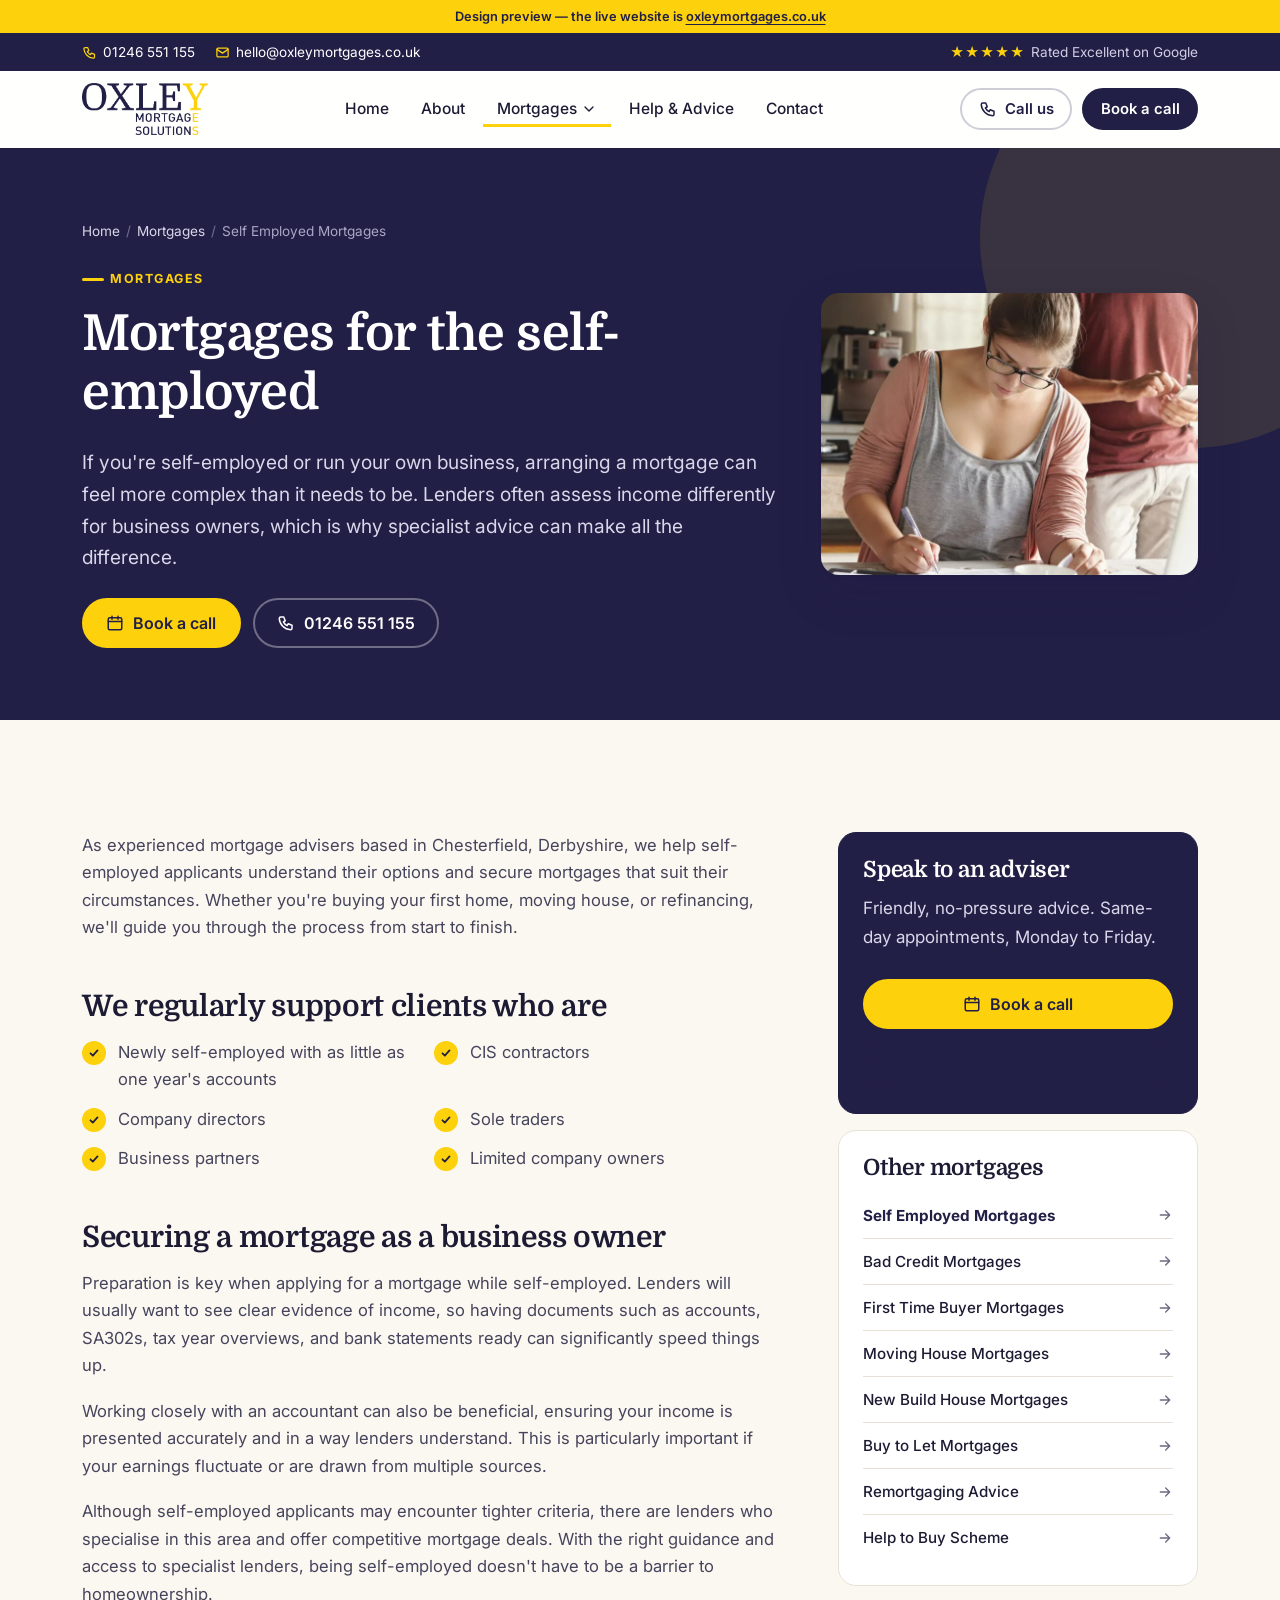
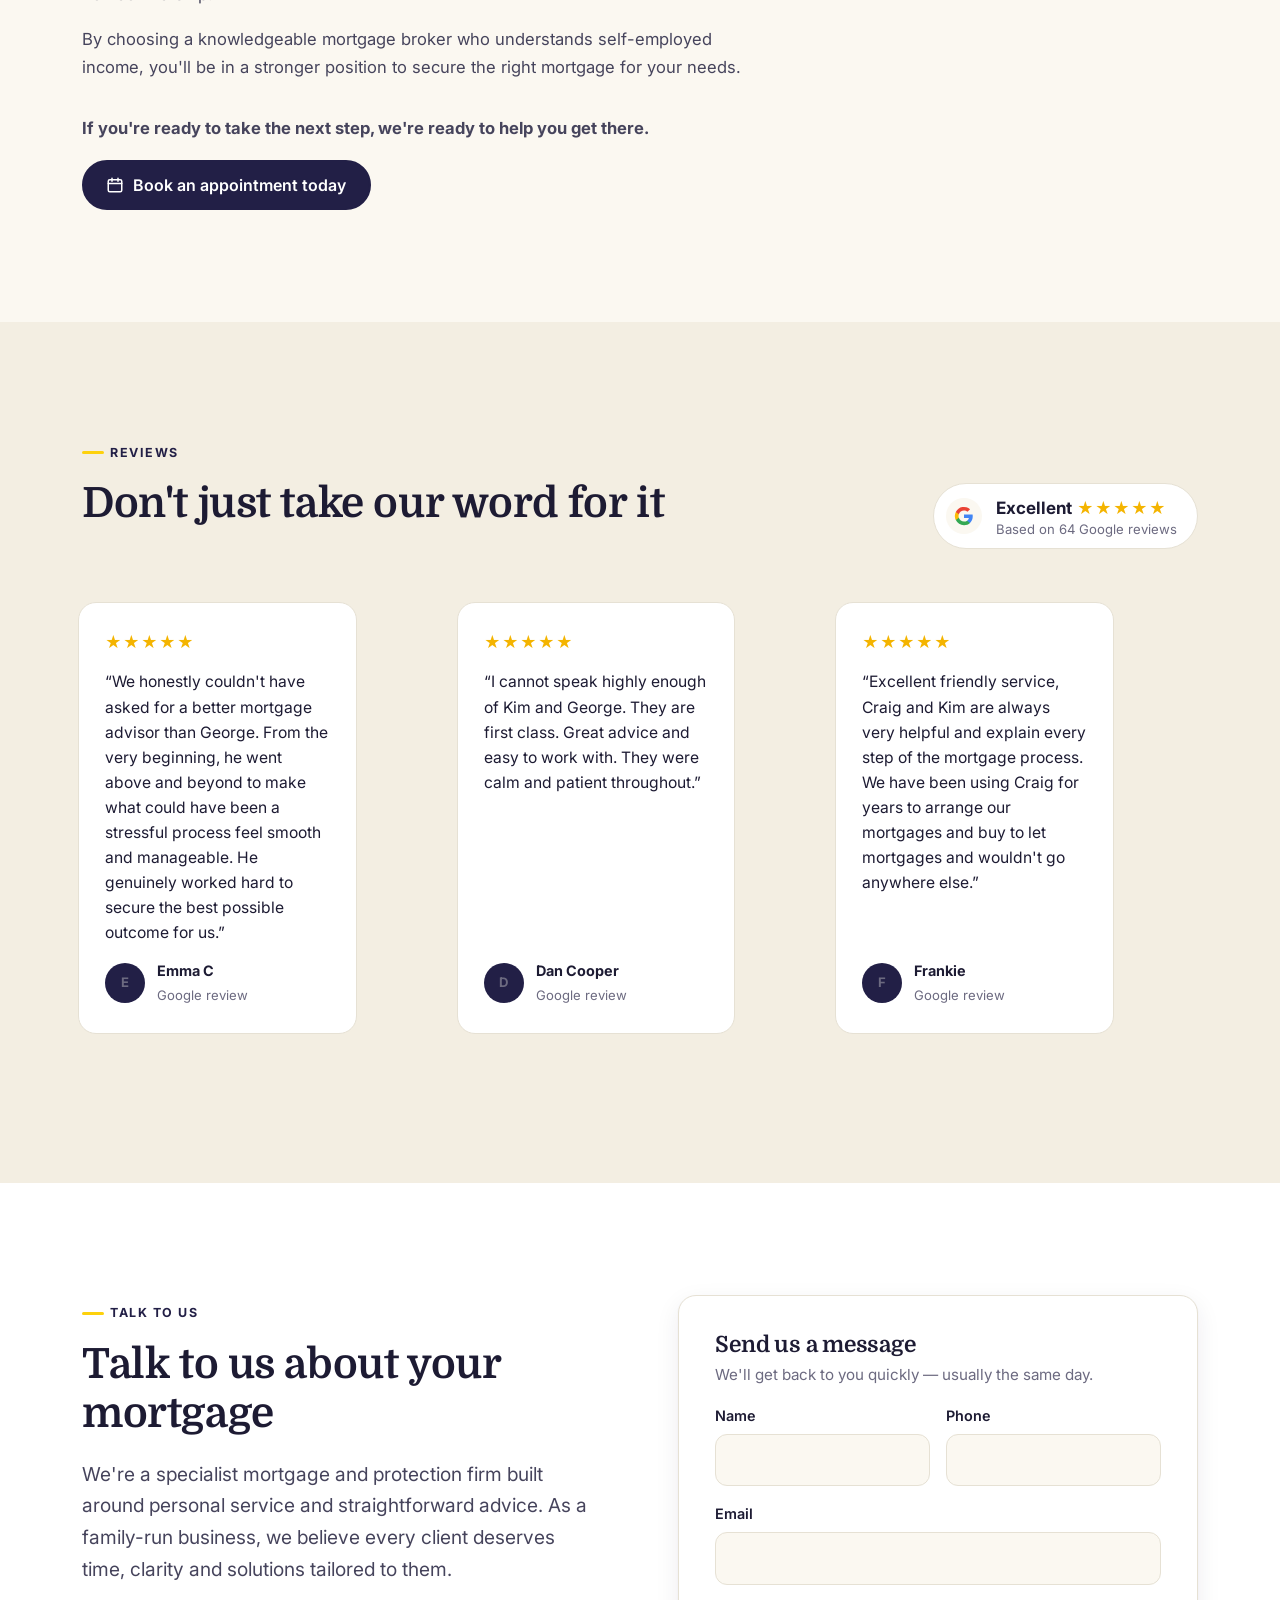
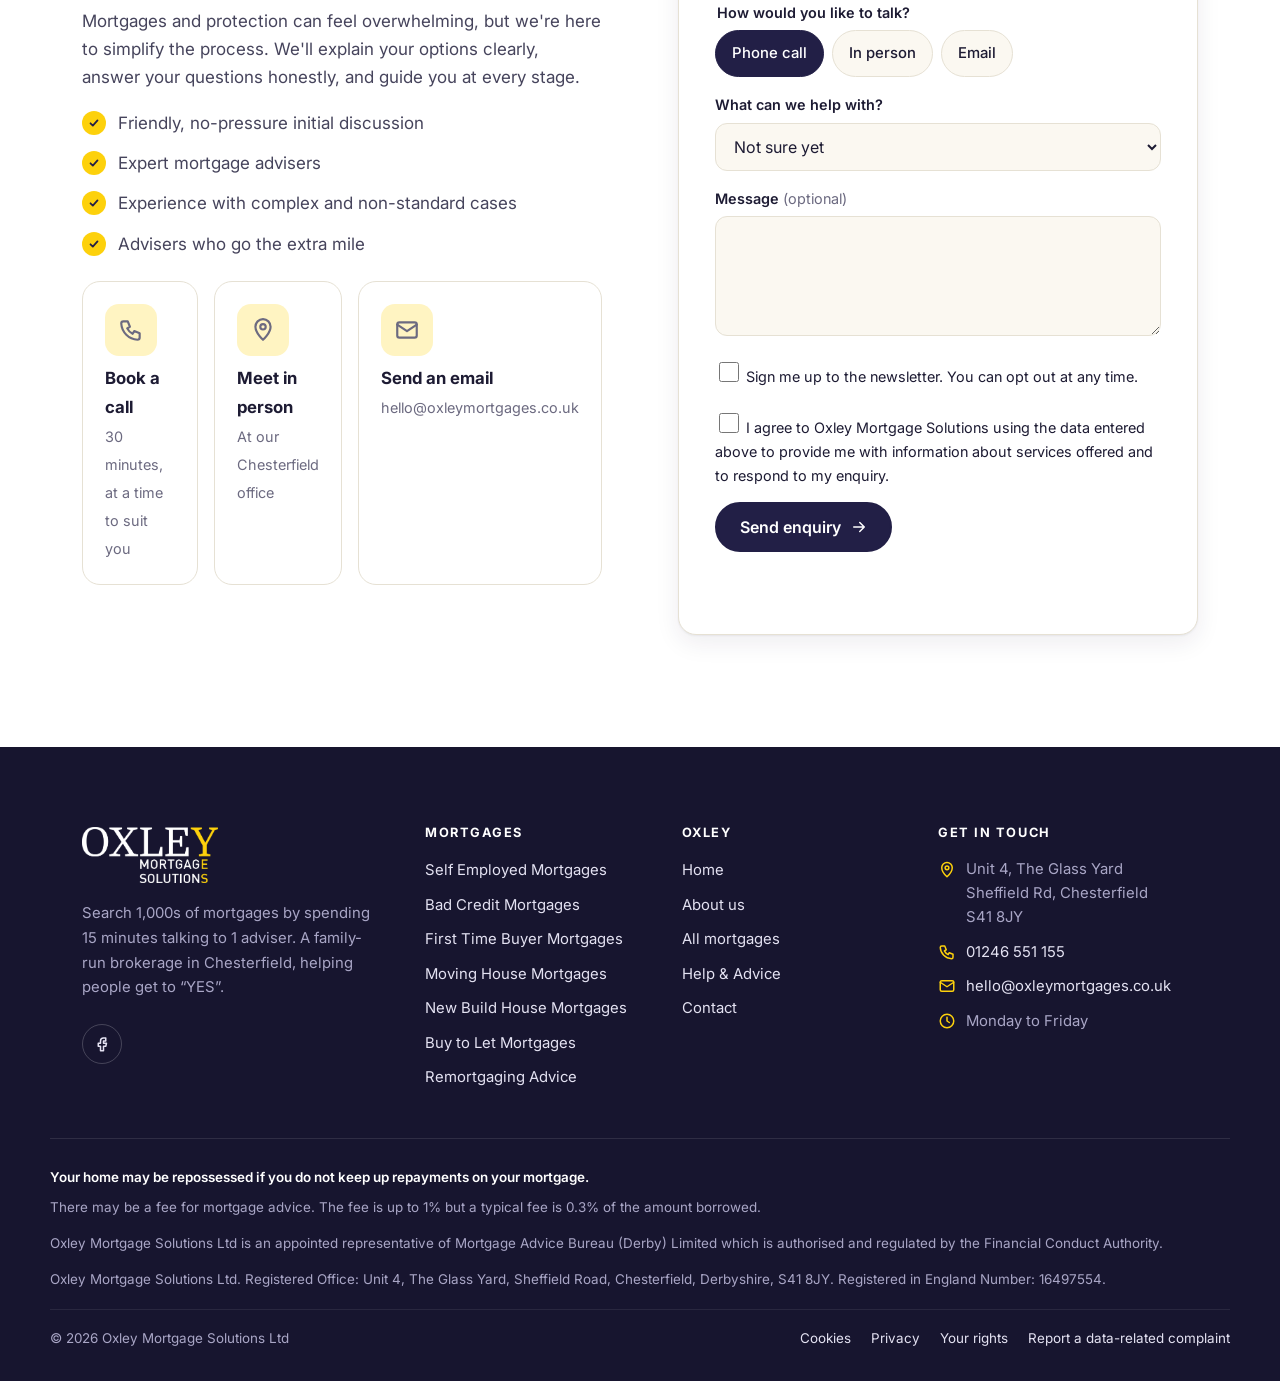
<file: self-employed-mortgages/index.html>
<!doctype html>
<html lang="en-GB" class="no-js">
<head>
<meta charset="utf-8">
<meta name="viewport" content="width=device-width, initial-scale=1, viewport-fit=cover">
<title>Self Employed Mortgages | Oxley Mortgage Solutions</title>
<meta name="description" content="Sole traders, directors, contractors and the newly self-employed — with as little as one year&#x27;s accounts.">
<!-- Design preview only: keep out of search results so the live site's SEO is untouched -->
<meta name="robots" content="noindex, nofollow, noarchive, nosnippet, noimageindex">
<meta name="googlebot" content="noindex, nofollow">
<link rel="canonical" href="https://oxleymortgages.co.uk/self-employed-mortgages/">
<meta name="theme-color" content="#221f46">
<link rel="icon" href="../assets/img/favicon-32.png" sizes="32x32">
<link rel="apple-touch-icon" href="../assets/img/apple-touch-icon.png">
<link rel="preconnect" href="https://fonts.googleapis.com">
<link rel="preconnect" href="https://fonts.gstatic.com" crossorigin>
<link href="https://fonts.googleapis.com/css2?family=Domine:wght@600;700&family=Inter:wght@400;500;600;700;800&display=swap" rel="stylesheet">
<link rel="stylesheet" href="../assets/css/site.css">
</head>
<body>
<a class="skip" href="#main">Skip to content</a>
<div class="preview-flag">Design preview — the live website is <a href="https://oxleymortgages.co.uk/">oxleymortgages.co.uk</a></div>
<div class="topbar"><div class="wrap">
  <div class="topbar__left">
    <a class="topbar__item" href="tel:01246551155"><svg class="" viewBox="0 0 24 24" fill="none" stroke="currentColor" stroke-width="2" stroke-linecap="round" stroke-linejoin="round" aria-hidden="true"><path d="M5 4h4l2 5-2.5 1.5a11 11 0 005 5L15 13l5 2v4a2 2 0 01-2 2A16 16 0 013 6a2 2 0 012-2z"/></svg>01246 551 155</a>
    <a class="topbar__item topbar__hide-sm" href="mailto:hello@oxleymortgages.co.uk"><svg class="" viewBox="0 0 24 24" fill="none" stroke="currentColor" stroke-width="2" stroke-linecap="round" stroke-linejoin="round" aria-hidden="true"><rect x="3" y="5" width="18" height="14" rx="2"/><path d="M3 7l9 6 9-6"/></svg>hello@oxleymortgages.co.uk</a>
  </div>
  <div class="topbar__item topbar__hide-sm"><span class="topbar__stars">★★★★★</span> Rated Excellent on Google</div>
</div></div>
<header class="header"><div class="wrap">
  <a class="logo" href="../" aria-label="Oxley Mortgage Solutions — home"><img src="../assets/img/logo.png" alt="Oxley Mortgage Solutions" width="774" height="319"></a>
  <nav class="nav" aria-label="Main">
    <a class="nav__link" href="../">Home</a>
    <a class="nav__link" href="../about-oxley/">About</a>
    <div class="nav__item">
      <button class="nav__toggle is-current" aria-expanded="false" aria-haspopup="true">Mortgages <svg class="" viewBox="0 0 24 24" fill="none" stroke="currentColor" stroke-width="2" stroke-linecap="round" stroke-linejoin="round" aria-hidden="true"><path d="M6 9l6 6 6-6"/></svg></button>
      <div class="nav__menu"><a href="../self-employed-mortgages/"><span class="ico"><svg class="" viewBox="0 0 24 24" fill="none" stroke="currentColor" stroke-width="2" stroke-linecap="round" stroke-linejoin="round" aria-hidden="true"><rect x="3" y="7" width="18" height="13" rx="2"/><path d="M9 7V5a2 2 0 012-2h2a2 2 0 012 2v2M3 13h18"/></svg></span>Self Employed Mortgages</a><a href="../bad-credit-mortgages/"><span class="ico"><svg class="" viewBox="0 0 24 24" fill="none" stroke="currentColor" stroke-width="2" stroke-linecap="round" stroke-linejoin="round" aria-hidden="true"><rect x="2.5" y="5" width="19" height="14" rx="2"/><path d="M2.5 10h19M6 15h4"/></svg></span>Bad Credit Mortgages</a><a href="../first-time-buyer-mortgages/"><span class="ico"><svg class="" viewBox="0 0 24 24" fill="none" stroke="currentColor" stroke-width="2" stroke-linecap="round" stroke-linejoin="round" aria-hidden="true"><circle cx="8" cy="15" r="4"/><path d="M11 12l9-9M17 6l3 3M15 8l2 2"/></svg></span>First Time Buyer Mortgages</a><a href="../moving-house-mortgages/"><span class="ico"><svg class="" viewBox="0 0 24 24" fill="none" stroke="currentColor" stroke-width="2" stroke-linecap="round" stroke-linejoin="round" aria-hidden="true"><path d="M3 8l9-5 9 5v8l-9 5-9-5V8z"/><path d="M3 8l9 5 9-5M12 13v8"/></svg></span>Moving House Mortgages</a><a href="../new-build-house-mortgages/"><span class="ico"><svg class="" viewBox="0 0 24 24" fill="none" stroke="currentColor" stroke-width="2" stroke-linecap="round" stroke-linejoin="round" aria-hidden="true"><path d="M3 21h18M5 21V10l7-6 7 6v11"/><path d="M10 21v-6h4v6"/><path d="M15 3h4v4"/></svg></span>New Build House Mortgages</a><a href="../buy-to-let-mortgages/"><span class="ico"><svg class="" viewBox="0 0 24 24" fill="none" stroke="currentColor" stroke-width="2" stroke-linecap="round" stroke-linejoin="round" aria-hidden="true"><rect x="4" y="3" width="16" height="18" rx="1"/><path d="M8 7h2M14 7h2M8 11h2M14 11h2M8 15h2M14 15h2M11 21v-3h2v3"/></svg></span>Buy to Let Mortgages</a><a href="../remortgaging-advice/"><span class="ico"><svg class="" viewBox="0 0 24 24" fill="none" stroke="currentColor" stroke-width="2" stroke-linecap="round" stroke-linejoin="round" aria-hidden="true"><path d="M20 11a8 8 0 00-14.6-4.5L3 9M4 13a8 8 0 0014.6 4.5L21 15"/><path d="M3 4v5h5M21 20v-5h-5"/></svg></span>Remortgaging Advice</a><a href="../help-to-buy-scheme/"><span class="ico"><svg class="" viewBox="0 0 24 24" fill="none" stroke="currentColor" stroke-width="2" stroke-linecap="round" stroke-linejoin="round" aria-hidden="true"><path d="M3 11l9-7 9 7"/><path d="M5 10v10h14V10"/><path d="M9.5 15.5l2 2 3.5-4"/></svg></span>Help to Buy Scheme</a><div class="nav__menu-all"><a href="../mortgages/">View all mortgage options <svg class="" viewBox="0 0 24 24" fill="none" stroke="currentColor" stroke-width="2" stroke-linecap="round" stroke-linejoin="round" aria-hidden="true"><path d="M5 12h14M13 6l6 6-6 6"/></svg></a></div></div>
    </div>
    <a class="nav__link" href="../help-advice/">Help &amp; Advice</a>
    <a class="nav__link" href="../contact-oxley-mortgages/">Contact</a>
  </nav>
  <div class="header__actions">
    <a class="btn btn--ghost btn--sm" href="tel:01246551155"><svg class="" viewBox="0 0 24 24" fill="none" stroke="currentColor" stroke-width="2" stroke-linecap="round" stroke-linejoin="round" aria-hidden="true"><path d="M5 4h4l2 5-2.5 1.5a11 11 0 005 5L15 13l5 2v4a2 2 0 01-2 2A16 16 0 013 6a2 2 0 012-2z"/></svg>Call us</a>
    <a class="btn btn--sm" href="https://calendly.com/george-oxleymortgages/30min" target="_blank" rel="noopener">Book a call</a>
    <button class="burger" data-drawer-open aria-controls="drawer" aria-expanded="false" aria-label="Open menu"><svg class="" viewBox="0 0 24 24" fill="none" stroke="currentColor" stroke-width="2" stroke-linecap="round" stroke-linejoin="round" aria-hidden="true"><path d="M4 7h16M4 12h16M4 17h16"/></svg></button>
  </div>
</div></header>
<div class="drawer" id="drawer" aria-hidden="true">
  <div class="drawer__scrim" data-drawer-close></div>
  <div class="drawer__panel" role="dialog" aria-modal="true" aria-label="Menu">
    <div class="drawer__head"><img src="../assets/img/logo.png" alt="Oxley Mortgage Solutions"><button class="burger" style="display:inline-flex" data-drawer-close aria-label="Close menu"><svg class="" viewBox="0 0 24 24" fill="none" stroke="currentColor" stroke-width="2" stroke-linecap="round" stroke-linejoin="round" aria-hidden="true"><path d="M6 6l12 12M18 6L6 18"/></svg></button></div>
    <nav aria-label="Mobile">
      <a href="../">Home</a>
      <a href="../about-oxley/">About Oxley</a>
      <details open><summary>Mortgages <svg class="" viewBox="0 0 24 24" fill="none" stroke="currentColor" stroke-width="2" stroke-linecap="round" stroke-linejoin="round" aria-hidden="true"><path d="M6 9l6 6 6-6"/></svg></summary><div><a href="../self-employed-mortgages/">Self Employed Mortgages</a><a href="../bad-credit-mortgages/">Bad Credit Mortgages</a><a href="../first-time-buyer-mortgages/">First Time Buyer Mortgages</a><a href="../moving-house-mortgages/">Moving House Mortgages</a><a href="../new-build-house-mortgages/">New Build House Mortgages</a><a href="../buy-to-let-mortgages/">Buy to Let Mortgages</a><a href="../remortgaging-advice/">Remortgaging Advice</a><a href="../help-to-buy-scheme/">Help to Buy Scheme</a><a href="../mortgages/"><strong>All mortgage options</strong></a></div></details>
      <a href="../help-advice/">Help &amp; Advice</a>
      <a href="../contact-oxley-mortgages/">Contact</a>
    </nav>
    <div class="drawer__foot">
      <a class="btn" href="https://calendly.com/george-oxleymortgages/30min" target="_blank" rel="noopener"><svg class="" viewBox="0 0 24 24" fill="none" stroke="currentColor" stroke-width="2" stroke-linecap="round" stroke-linejoin="round" aria-hidden="true"><rect x="3" y="5" width="18" height="16" rx="2"/><path d="M3 10h18M8 3v4M16 3v4"/></svg>Book a call</a>
      <a class="btn btn--yellow" href="tel:01246551155"><svg class="" viewBox="0 0 24 24" fill="none" stroke="currentColor" stroke-width="2" stroke-linecap="round" stroke-linejoin="round" aria-hidden="true"><path d="M5 4h4l2 5-2.5 1.5a11 11 0 005 5L15 13l5 2v4a2 2 0 01-2 2A16 16 0 013 6a2 2 0 012-2z"/></svg>01246 551 155</a>
      <p>Same-day appointments, Monday to Friday</p>
    </div>
  </div>
</div>
<main id="main">
<section class="page-hero"><div class="wrap"><div><nav class="crumbs" aria-label="Breadcrumb"><a href="../">Home</a><span>/</span><a href="../mortgages/">Mortgages</a><span>/</span>Self Employed Mortgages</nav><span class="eyebrow">Mortgages</span><h1>Mortgages for the self-employed</h1><p class="lede">If you're self-employed or run your own business, arranging a mortgage can feel more complex than it needs to be. Lenders often assess income differently for business owners, which is why specialist advice can make all the difference.</p><div class="btn-row" style="margin-top:24px"><a class="btn btn--yellow" href="https://calendly.com/george-oxleymortgages/30min" target="_blank" rel="noopener"><svg class="" viewBox="0 0 24 24" fill="none" stroke="currentColor" stroke-width="2" stroke-linecap="round" stroke-linejoin="round" aria-hidden="true"><rect x="3" y="5" width="18" height="16" rx="2"/><path d="M3 10h18M8 3v4M16 3v4"/></svg>Book a call</a><a class="btn btn--ghost" href="tel:01246551155" style="color:#fff;border-color:rgba(255,255,255,.35)"><svg class="" viewBox="0 0 24 24" fill="none" stroke="currentColor" stroke-width="2" stroke-linecap="round" stroke-linejoin="round" aria-hidden="true"><path d="M5 4h4l2 5-2.5 1.5a11 11 0 005 5L15 13l5 2v4a2 2 0 01-2 2A16 16 0 013 6a2 2 0 012-2z"/></svg>01246 551 155</a></div></div><div class="page-hero__img"><img src="../assets/img/self-employed.webp" alt="" fetchpriority="high"></div></div></section>
<section class="section"><div class="wrap content-grid">
  <article class="prose"><p>As experienced mortgage advisers based in Chesterfield, Derbyshire, we help self-employed applicants understand their options and secure mortgages that suit their circumstances. Whether you're buying your first home, moving house, or refinancing, we'll guide you through the process from start to finish.</p><h2>We regularly support clients who are</h2><ul class="checks checks--2"><li>Newly self-employed with as little as one year's accounts</li><li>CIS contractors</li><li>Company directors</li><li>Sole traders</li><li>Business partners</li><li>Limited company owners</li></ul><h2>Securing a mortgage as a business owner</h2><p>Preparation is key when applying for a mortgage while self-employed. Lenders will usually want to see clear evidence of income, so having documents such as accounts, SA302s, tax year overviews, and bank statements ready can significantly speed things up.</p><p>Working closely with an accountant can also be beneficial, ensuring your income is presented accurately and in a way lenders understand. This is particularly important if your earnings fluctuate or are drawn from multiple sources.</p><p>Although self-employed applicants may encounter tighter criteria, there are lenders who specialise in this area and offer competitive mortgage deals. With the right guidance and access to specialist lenders, being self-employed doesn't have to be a barrier to homeownership.</p><p>By choosing a knowledgeable mortgage broker who understands self-employed income, you'll be in a stronger position to secure the right mortgage for your needs.</p><p style="margin-top:2em"><strong>If you're ready to take the next step, we're ready to help you get there.</strong></p><a class="btn" href="https://calendly.com/george-oxleymortgages/30min" target="_blank" rel="noopener"><svg class="" viewBox="0 0 24 24" fill="none" stroke="currentColor" stroke-width="2" stroke-linecap="round" stroke-linejoin="round" aria-hidden="true"><rect x="3" y="5" width="18" height="16" rx="2"/><path d="M3 10h18M8 3v4M16 3v4"/></svg>Book an appointment today</a></article>
  <aside class="aside">
    <div class="aside-card aside-card--navy"><h3>Speak to an adviser</h3><p>Friendly, no-pressure advice. Same-day appointments, Monday to Friday.</p>
      <a class="btn btn--yellow" href="https://calendly.com/george-oxleymortgages/30min" target="_blank" rel="noopener"><svg class="" viewBox="0 0 24 24" fill="none" stroke="currentColor" stroke-width="2" stroke-linecap="round" stroke-linejoin="round" aria-hidden="true"><rect x="3" y="5" width="18" height="16" rx="2"/><path d="M3 10h18M8 3v4M16 3v4"/></svg>Book a call</a><a class="btn btn--ghost" href="tel:01246551155"><svg class="" viewBox="0 0 24 24" fill="none" stroke="currentColor" stroke-width="2" stroke-linecap="round" stroke-linejoin="round" aria-hidden="true"><path d="M5 4h4l2 5-2.5 1.5a11 11 0 005 5L15 13l5 2v4a2 2 0 01-2 2A16 16 0 013 6a2 2 0 012-2z"/></svg>01246 551 155</a></div>
    <div class="aside-card"><h3>Other mortgages</h3><ul><li><a href="../self-employed-mortgages/" aria-current=page>Self Employed Mortgages <svg class="" viewBox="0 0 24 24" fill="none" stroke="currentColor" stroke-width="2" stroke-linecap="round" stroke-linejoin="round" aria-hidden="true"><path d="M5 12h14M13 6l6 6-6 6"/></svg></a></li><li><a href="../bad-credit-mortgages/">Bad Credit Mortgages <svg class="" viewBox="0 0 24 24" fill="none" stroke="currentColor" stroke-width="2" stroke-linecap="round" stroke-linejoin="round" aria-hidden="true"><path d="M5 12h14M13 6l6 6-6 6"/></svg></a></li><li><a href="../first-time-buyer-mortgages/">First Time Buyer Mortgages <svg class="" viewBox="0 0 24 24" fill="none" stroke="currentColor" stroke-width="2" stroke-linecap="round" stroke-linejoin="round" aria-hidden="true"><path d="M5 12h14M13 6l6 6-6 6"/></svg></a></li><li><a href="../moving-house-mortgages/">Moving House Mortgages <svg class="" viewBox="0 0 24 24" fill="none" stroke="currentColor" stroke-width="2" stroke-linecap="round" stroke-linejoin="round" aria-hidden="true"><path d="M5 12h14M13 6l6 6-6 6"/></svg></a></li><li><a href="../new-build-house-mortgages/">New Build House Mortgages <svg class="" viewBox="0 0 24 24" fill="none" stroke="currentColor" stroke-width="2" stroke-linecap="round" stroke-linejoin="round" aria-hidden="true"><path d="M5 12h14M13 6l6 6-6 6"/></svg></a></li><li><a href="../buy-to-let-mortgages/">Buy to Let Mortgages <svg class="" viewBox="0 0 24 24" fill="none" stroke="currentColor" stroke-width="2" stroke-linecap="round" stroke-linejoin="round" aria-hidden="true"><path d="M5 12h14M13 6l6 6-6 6"/></svg></a></li><li><a href="../remortgaging-advice/">Remortgaging Advice <svg class="" viewBox="0 0 24 24" fill="none" stroke="currentColor" stroke-width="2" stroke-linecap="round" stroke-linejoin="round" aria-hidden="true"><path d="M5 12h14M13 6l6 6-6 6"/></svg></a></li><li><a href="../help-to-buy-scheme/">Help to Buy Scheme <svg class="" viewBox="0 0 24 24" fill="none" stroke="currentColor" stroke-width="2" stroke-linecap="round" stroke-linejoin="round" aria-hidden="true"><path d="M5 12h14M13 6l6 6-6 6"/></svg></a></li></ul></div>
  </aside>
</div></section>
<section class="section section--sand" id="reviews"><div class="wrap">
<div class="reviews-head"><div><span class="eyebrow">Reviews</span><h2>Don't just take our word for it</h2></div>
<div class="rating"><span class="rating__g"><svg viewBox="0 0 24 24" aria-hidden="true"><path fill="#4285F4" d="M22.5 12.3c0-.8-.1-1.5-.2-2.2H12v4.2h5.9a5 5 0 01-2.2 3.3v2.7h3.5c2.1-1.9 3.3-4.7 3.3-8z"/><path fill="#34A853" d="M12 23c3 0 5.4-1 7.2-2.7l-3.5-2.7c-1 .7-2.2 1-3.7 1-2.9 0-5.3-1.9-6.2-4.5H2.2v2.8A11 11 0 0012 23z"/><path fill="#FBBC05" d="M5.8 14.1a6.6 6.6 0 010-4.2V7.1H2.2a11 11 0 000 9.8l3.6-2.8z"/><path fill="#EA4335" d="M12 5.4c1.6 0 3 .6 4.2 1.6l3.1-3.1A11 11 0 002.2 7.1l3.6 2.8C6.7 7.3 9.1 5.4 12 5.4z"/></svg></span><div><strong>Excellent</strong> <span class="stars">★★★★★</span><small>Based on 64 Google reviews</small></div></div></div>
<div class="reviews" tabindex="0" aria-label="Customer reviews"><figure class="review"><div class="stars" aria-label="5 out of 5 stars">★★★★★</div><blockquote>“We honestly couldn&#x27;t have asked for a better mortgage advisor than George. From the very beginning, he went above and beyond to make what could have been a stressful process feel smooth and manageable. He genuinely worked hard to secure the best possible outcome for us.”</blockquote>
<footer><span class="review__avatar">E</span><div><strong>Emma C</strong><span>Google review</span></div></footer></figure><figure class="review"><div class="stars" aria-label="5 out of 5 stars">★★★★★</div><blockquote>“I cannot speak highly enough of Kim and George. They are first class. Great advice and easy to work with. They were calm and patient throughout.”</blockquote>
<footer><span class="review__avatar">D</span><div><strong>Dan Cooper</strong><span>Google review</span></div></footer></figure><figure class="review"><div class="stars" aria-label="5 out of 5 stars">★★★★★</div><blockquote>“Excellent friendly service, Craig and Kim are always very helpful and explain every step of the mortgage process. We have been using Craig for years to arrange our mortgages and buy to let mortgages and wouldn&#x27;t go anywhere else.”</blockquote>
<footer><span class="review__avatar">F</span><div><strong>Frankie</strong><span>Google review</span></div></footer></figure><figure class="review"><div class="stars" aria-label="5 out of 5 stars">★★★★★</div><blockquote>“George is absolutely fantastic! Very fast and efficient! Booked an appointment with him on the same day of looking for someone, and a later appointment in the day which was perfect for me, and not what everyone offers!”</blockquote>
<footer><span class="review__avatar">J</span><div><strong>Jessica Woodcroft</strong><span>Google review</span></div></footer></figure><figure class="review"><div class="stars" aria-label="5 out of 5 stars">★★★★★</div><blockquote>“George and Kim have both been amazing to work with. They have made a stressful and complicated process very straightforward and easy. I really don&#x27;t like filling in forms or getting quotes, and they just took care of it all.”</blockquote>
<footer><span class="review__avatar">A</span><div><strong>Anne Crane</strong><span>Google review</span></div></footer></figure><figure class="review"><div class="stars" aria-label="5 out of 5 stars">★★★★★</div><blockquote>“Would recommend. A massive thank you to George B in particular, he helped us massively as first time buyers, we are very grateful!”</blockquote>
<footer><span class="review__avatar">E</span><div><strong>Ed Green</strong><span>Google review</span></div></footer></figure><figure class="review"><div class="stars" aria-label="5 out of 5 stars">★★★★★</div><blockquote>“George was fantastic! From the moment I reached out, to the final email saying congratulations on completing, he was fab from start to finish! His knowledge is unmatched. Highly highly recommended!! 10/10!”</blockquote>
<footer><span class="review__avatar">E</span><div><strong>Emily May</strong><span>Google review</span></div></footer></figure><figure class="review"><div class="stars" aria-label="5 out of 5 stars">★★★★★</div><blockquote>“Very helpful and gave advice around aspects I hadn&#x27;t considered. Flexible with appointments. Worthwhile.”</blockquote>
<footer><span class="review__avatar">L</span><div><strong>Lynne Bird</strong><span>Google review</span></div></footer></figure></div></div></section>

<section class="section section--white" id="contact"><div class="wrap split split--top">
<div class="reveal"><span class="eyebrow">Talk to us</span><h2>Talk to us about your mortgage</h2>
<p class="lede">We're a specialist mortgage and protection firm built around personal service and straightforward advice. As a family-run business, we believe every client deserves time, clarity and solutions tailored to them.</p>
<p>Mortgages and protection can feel overwhelming, but we're here to simplify the process. We'll explain your options clearly, answer your questions honestly, and guide you at every stage.</p>
<ul class="checks"><li>Friendly, no-pressure initial discussion</li><li>Expert mortgage advisers</li><li>Experience with complex and non-standard cases</li><li>Advisers who go the extra mile</li></ul>
<div class="contact-options">
  <a class="contact-opt" href="https://calendly.com/george-oxleymortgages/30min" target="_blank" rel="noopener"><span class="ico"><svg class="" viewBox="0 0 24 24" fill="none" stroke="currentColor" stroke-width="2" stroke-linecap="round" stroke-linejoin="round" aria-hidden="true"><path d="M5 4h4l2 5-2.5 1.5a11 11 0 005 5L15 13l5 2v4a2 2 0 01-2 2A16 16 0 013 6a2 2 0 012-2z"/></svg></span><div><strong>Book a call</strong><br><span>30 minutes, at a time to suit you</span></div></a>
  <a class="contact-opt" href="https://calendly.com/george-oxleymortgages/1-hour-in-person-chat" target="_blank" rel="noopener"><span class="ico"><svg class="" viewBox="0 0 24 24" fill="none" stroke="currentColor" stroke-width="2" stroke-linecap="round" stroke-linejoin="round" aria-hidden="true"><path d="M12 21s-7-6.2-7-12a7 7 0 0114 0c0 5.8-7 12-7 12z"/><circle cx="12" cy="9" r="2.5"/></svg></span><div><strong>Meet in person</strong><br><span>At our Chesterfield office</span></div></a>
  <a class="contact-opt" href="mailto:hello@oxleymortgages.co.uk"><span class="ico"><svg class="" viewBox="0 0 24 24" fill="none" stroke="currentColor" stroke-width="2" stroke-linecap="round" stroke-linejoin="round" aria-hidden="true"><rect x="3" y="5" width="18" height="14" rx="2"/><path d="M3 7l9 6 9-6"/></svg></span><div><strong>Send an email</strong><br><span>hello@oxleymortgages.co.uk</span></div></a>
</div></div>
<div class="reveal"><form class="form" data-enquiry novalidate>
<h3>Send us a message</h3><p>We'll get back to you quickly — usually the same day.</p>
<div class="form-grid">
  <div class="field"><label for="f-name">Name</label><input id="f-name" name="name" autocomplete="name" required></div>
  <div class="field"><label for="f-phone">Phone</label><input id="f-phone" name="phone" type="tel" autocomplete="tel" required></div>
  <div class="field full"><label for="f-email">Email</label><input id="f-email" name="email" type="email" autocomplete="email" required></div>
  <div class="field full"><fieldset><legend>How would you like to talk?</legend><div class="pills">
    <label><input type="radio" name="method" value="Phone call" checked><span>Phone call</span></label>
    <label><input type="radio" name="method" value="In person"><span>In person</span></label>
    <label><input type="radio" name="method" value="Email"><span>Email</span></label></div></fieldset></div>
  <div class="field full"><label for="f-topic">What can we help with?</label><select id="f-topic" name="topic"><option value="">Not sure yet</option><option>Self Employed Mortgages</option><option>Bad Credit Mortgages</option><option>First Time Buyer Mortgages</option><option>Moving House Mortgages</option><option>New Build House Mortgages</option><option>Buy to Let Mortgages</option><option>Remortgaging Advice</option></select></div>
  <div class="field full"><label for="f-msg">Message <span style="font-weight:400;color:var(--muted)">(optional)</span></label><textarea id="f-msg" name="message"></textarea></div>
  <div class="field full"><label class="check"><input type="checkbox" name="newsletter"> Sign me up to the newsletter. You can opt out at any time.</label></div>
  <div class="field full"><label class="check"><input type="checkbox" name="consent" required> I agree to Oxley Mortgage Solutions using the data entered above to provide me with information about services offered and to respond to my enquiry.</label></div>
</div>
<button class="btn" type="submit">Send enquiry <svg class="" viewBox="0 0 24 24" fill="none" stroke="currentColor" stroke-width="2" stroke-linecap="round" stroke-linejoin="round" aria-hidden="true"><path d="M5 12h14M13 6l6 6-6 6"/></svg></button>
<p class="form__status" role="status" aria-live="polite"></p>
</form></div>
</div></section>
</main>
<footer class="footer">
  <div class="wrap footer__grid">
    <div class="footer__brand">
      <img src="../assets/img/logo-white.png" alt="Oxley Mortgage Solutions" width="773" height="319">
      <p>Search 1,000s of mortgages by spending 15 minutes talking to 1 adviser. A family-run brokerage in Chesterfield, helping people get to “YES”.</p>
      <a class="social" href="https://www.facebook.com/OxleyMortgageSolutions" aria-label="Oxley on Facebook" rel="noopener"><svg class="" viewBox="0 0 24 24" fill="none" stroke="currentColor" stroke-width="2" stroke-linecap="round" stroke-linejoin="round" aria-hidden="true"><path d="M14 8h3V4h-3a4 4 0 00-4 4v3H7v4h3v6h4v-6h3l1-4h-4V8z"/></svg></a>
    </div>
    <div><h4>Mortgages</h4><ul><li><a href="../self-employed-mortgages/">Self Employed Mortgages</a></li><li><a href="../bad-credit-mortgages/">Bad Credit Mortgages</a></li><li><a href="../first-time-buyer-mortgages/">First Time Buyer Mortgages</a></li><li><a href="../moving-house-mortgages/">Moving House Mortgages</a></li><li><a href="../new-build-house-mortgages/">New Build House Mortgages</a></li><li><a href="../buy-to-let-mortgages/">Buy to Let Mortgages</a></li><li><a href="../remortgaging-advice/">Remortgaging Advice</a></li></ul></div>
    <div><h4>Oxley</h4><ul>
      <li><a href="../">Home</a></li><li><a href="../about-oxley/">About us</a></li><li><a href="../mortgages/">All mortgages</a></li>
      <li><a href="../help-advice/">Help &amp; Advice</a></li><li><a href="../contact-oxley-mortgages/">Contact</a></li></ul></div>
    <div><h4>Get in touch</h4><ul class="footer__contact">
      <li><svg class="" viewBox="0 0 24 24" fill="none" stroke="currentColor" stroke-width="2" stroke-linecap="round" stroke-linejoin="round" aria-hidden="true"><path d="M12 21s-7-6.2-7-12a7 7 0 0114 0c0 5.8-7 12-7 12z"/><circle cx="12" cy="9" r="2.5"/></svg><address>Unit 4, The Glass Yard<br>Sheffield Rd, Chesterfield<br>S41 8JY</address></li>
      <li><svg class="" viewBox="0 0 24 24" fill="none" stroke="currentColor" stroke-width="2" stroke-linecap="round" stroke-linejoin="round" aria-hidden="true"><path d="M5 4h4l2 5-2.5 1.5a11 11 0 005 5L15 13l5 2v4a2 2 0 01-2 2A16 16 0 013 6a2 2 0 012-2z"/></svg><a href="tel:01246551155">01246 551 155</a></li>
      <li><svg class="" viewBox="0 0 24 24" fill="none" stroke="currentColor" stroke-width="2" stroke-linecap="round" stroke-linejoin="round" aria-hidden="true"><rect x="3" y="5" width="18" height="14" rx="2"/><path d="M3 7l9 6 9-6"/></svg><a href="mailto:hello@oxleymortgages.co.uk">hello@oxleymortgages.co.uk</a></li>
      <li><svg class="" viewBox="0 0 24 24" fill="none" stroke="currentColor" stroke-width="2" stroke-linecap="round" stroke-linejoin="round" aria-hidden="true"><circle cx="12" cy="12" r="9"/><path d="M12 7v5l3 2"/></svg><span>Monday to Friday</span></li></ul></div>
  </div>
  <div class="wrap legal">
    <p class="legal__warn">Your home may be repossessed if you do not keep up repayments on your mortgage.</p>
    <p>There may be a fee for mortgage advice. The fee is up to 1% but a typical fee is 0.3% of the amount borrowed.</p>
    <p>Oxley Mortgage Solutions Ltd is an appointed representative of Mortgage Advice Bureau (Derby) Limited which is authorised and regulated by the Financial Conduct Authority.</p>
    <p>Oxley Mortgage Solutions Ltd. Registered Office: Unit 4, The Glass Yard, Sheffield Road, Chesterfield, Derbyshire, S41 8JY. Registered in England Number: 16497554.</p>
    <div class="legal__bottom">
      <span>© <span data-year>2026</span> Oxley Mortgage Solutions Ltd</span>
      <ul><li><a href="https://oxleymortgages.co.uk/cookie-policy-uk/">Cookies</a></li><li><a href="https://oxleymortgages.co.uk/privacy-policy-2/">Privacy</a></li><li><a href="https://oxleymortgages.co.uk/your-rights/">Your rights</a></li>
      <li><a href="https://mortgageadvicebureau-privacy.my.onetrust.com/incident-portal/webforms/2cf3bbcb-5488-430c-bb3d-69383d968fa5/5a75de46-dcd1-410a-a5b1-3bdb2ec854ee" rel="noopener">Report a data-related complaint</a></li></ul>
    </div>
  </div>
</footer>
<div class="mobile-bar"><a class="btn btn--yellow" href="tel:01246551155"><svg class="" viewBox="0 0 24 24" fill="none" stroke="currentColor" stroke-width="2" stroke-linecap="round" stroke-linejoin="round" aria-hidden="true"><path d="M5 4h4l2 5-2.5 1.5a11 11 0 005 5L15 13l5 2v4a2 2 0 01-2 2A16 16 0 013 6a2 2 0 012-2z"/></svg>Call</a><a class="btn" href="https://calendly.com/george-oxleymortgages/30min" target="_blank" rel="noopener"><svg class="" viewBox="0 0 24 24" fill="none" stroke="currentColor" stroke-width="2" stroke-linecap="round" stroke-linejoin="round" aria-hidden="true"><rect x="3" y="5" width="18" height="16" rx="2"/><path d="M3 10h18M8 3v4M16 3v4"/></svg>Book a call</a></div>
<script src="../assets/js/site.js" defer></script>
</body>
</html>
</file>
<file: assets/css/site.css>
/* Oxley Mortgage Solutions — site styles */

:root {
  --navy: #221f46;
  --navy-2: #2e2a5c;
  --navy-ink: #17152f;
  --yellow: #fdd10c;
  --yellow-soft: #fff4c2;
  --cream: #fbf8f1;
  --sand: #f3eee2;
  --ink: #1d1b33;
  --body: #46445c;
  --muted: #6c6a80;
  --line: #e6e1d4;
  --white: #fff;
  --green: #1f7a4d;

  --radius: 18px;
  --radius-sm: 12px;
  --shadow: 0 1px 2px rgba(34, 31, 70, .06), 0 8px 24px rgba(34, 31, 70, .08);
  --shadow-lg: 0 2px 4px rgba(34, 31, 70, .06), 0 20px 48px rgba(34, 31, 70, .14);

  --serif: "Domine", Georgia, "Times New Roman", serif;
  --sans: "Inter", system-ui, -apple-system, "Segoe UI", Roboto, sans-serif;

  --wrap: 1180px;
  --gutter: clamp(16px, 4vw, 32px);
  --section: clamp(56px, 9vw, 112px);
}

*, *::before, *::after { box-sizing: border-box; }
html { -webkit-text-size-adjust: 100%; scroll-behavior: smooth; scroll-padding-top: 96px; }
@media (prefers-reduced-motion: reduce) { html { scroll-behavior: auto; } *, *::before, *::after { transition: none !important; animation: none !important; } }
body {
  margin: 0;
  font-family: var(--sans);
  font-size: 17px;
  line-height: 1.65;
  color: var(--body);
  background: var(--cream);
  -webkit-font-smoothing: antialiased;
  text-rendering: optimizeLegibility;
}
img { max-width: 100%; height: auto; display: block; }
a { color: var(--navy); text-decoration-thickness: 1px; text-underline-offset: 3px; }
a:hover { text-decoration-color: var(--yellow); }
:focus-visible { outline: 3px solid var(--yellow); outline-offset: 3px; border-radius: 4px; }
h1, h2, h3, h4 { font-family: var(--serif); color: var(--ink); line-height: 1.18; margin: 0 0 .5em; font-weight: 700; letter-spacing: -.01em; }
h1 { font-size: clamp(2.2rem, 5.2vw, 3.7rem); }
h2 { font-size: clamp(1.75rem, 3.6vw, 2.6rem); }
h3 { font-size: clamp(1.2rem, 2vw, 1.4rem); }
p { margin: 0 0 1.1em; }
ul { padding-left: 1.2em; }

.wrap { width: 100%; max-width: var(--wrap); margin: 0 auto; padding: 0 var(--gutter); }
.section { padding: var(--section) 0; }
.section--white { background: var(--white); }
.section--sand { background: var(--sand); }
.section--navy { background: var(--navy); color: #d9d7ea; }
.section--navy h2, .section--navy h3 { color: var(--white); }
.eyebrow {
  display: inline-flex; align-items: center; gap: .5em;
  font-family: var(--sans); font-size: .78rem; font-weight: 700; letter-spacing: .12em; text-transform: uppercase;
  color: var(--navy); margin-bottom: 1rem;
}
.eyebrow::before { content: ""; width: 22px; height: 3px; border-radius: 3px; background: var(--yellow); }
.section--navy .eyebrow { color: var(--yellow); }
.lede { font-size: clamp(1.05rem, 1.6vw, 1.2rem); color: var(--body); max-width: 60ch; }
.section-head { max-width: 720px; margin-bottom: clamp(32px, 5vw, 56px); }
.section-head--center { margin-left: auto; margin-right: auto; text-align: center; }
.section-head--center .eyebrow { justify-content: center; }
.hl { background: linear-gradient(transparent 62%, var(--yellow) 62%, var(--yellow) 92%, transparent 92%); padding: 0 .08em; }
.skip { position: absolute; left: -999px; top: 8px; background: var(--navy); color: #fff; padding: 10px 16px; border-radius: 8px; z-index: 100; }
.skip:focus { left: 8px; }
.visually-hidden { position: absolute !important; width: 1px; height: 1px; overflow: hidden; clip: rect(0 0 0 0); white-space: nowrap; }

/* Buttons */
.btn {
  --bg: var(--navy); --fg: #fff;
  display: inline-flex; align-items: center; justify-content: center; gap: .55em;
  min-height: 50px; padding: 0 1.4em; border-radius: 999px; border: 2px solid var(--bg);
  background: var(--bg); color: var(--fg); font: 600 1rem/1 var(--sans); text-decoration: none; cursor: pointer;
  transition: transform .15s ease, box-shadow .15s ease, background .15s ease;
  white-space: nowrap;
}
.btn:hover { transform: translateY(-1px); box-shadow: 0 6px 18px rgba(34, 31, 70, .22); }
.btn svg { width: 18px; height: 18px; flex: none; }
.btn--yellow { --bg: var(--yellow); --fg: var(--navy); }
.btn--ghost { background: transparent; color: var(--navy); border-color: rgba(34, 31, 70, .22); }
.btn--ghost:hover { border-color: var(--navy); box-shadow: none; }
.section--navy .btn--ghost, .cta .btn--ghost { color: #fff; border-color: rgba(255, 255, 255, .35); }
.section--navy .btn--ghost:hover, .cta .btn--ghost:hover { border-color: #fff; }
.btn--sm { min-height: 42px; padding: 0 1.1em; font-size: .93rem; }
.btn-row { display: flex; flex-wrap: wrap; gap: 12px; }

/* Header */
.topbar { background: var(--navy); color: #cfcde3; font-size: .85rem; }
.topbar .wrap { display: flex; justify-content: space-between; align-items: center; gap: 16px; min-height: 38px; }
.topbar a { color: #fff; text-decoration: none; }
.topbar a:hover { color: var(--yellow); }
.topbar__left { display: flex; gap: 20px; align-items: center; }
.topbar__item { display: inline-flex; gap: 6px; align-items: center; }
.topbar svg { width: 15px; height: 15px; color: var(--yellow); }
.topbar__stars { color: var(--yellow); letter-spacing: 1px; }
@media (max-width: 760px) { .topbar__hide-sm { display: none; } .topbar .wrap { justify-content: center; } }

.header { position: sticky; top: 0; z-index: 50; background: rgba(255, 255, 255, .94); backdrop-filter: saturate(1.4) blur(10px); -webkit-backdrop-filter: saturate(1.4) blur(10px); border-bottom: 1px solid transparent; transition: border-color .2s, box-shadow .2s; }
.header.is-scrolled { border-bottom-color: var(--line); box-shadow: 0 4px 20px rgba(34, 31, 70, .06); }
.header .wrap { display: flex; align-items: center; justify-content: space-between; gap: 24px; min-height: 76px; }
.logo img { height: 52px; width: auto; }
.nav { display: flex; align-items: center; gap: 4px; }
.nav__link, .nav__toggle {
  display: inline-flex; align-items: center; gap: 4px; padding: 10px 14px; border-radius: 999px;
  color: var(--ink); font: 500 .97rem/1 var(--sans); text-decoration: none; background: none; border: 0; cursor: pointer;
}
.nav__link:hover, .nav__toggle:hover, .nav__item:focus-within > .nav__toggle { background: var(--sand); }
.nav__link[aria-current="page"], .nav__toggle.is-current { box-shadow: inset 0 -3px 0 var(--yellow); border-radius: 0; }
.nav__toggle svg { width: 16px; height: 16px; transition: transform .2s; }
.nav__item { position: relative; }
.nav__menu {
  position: absolute; top: calc(100% + 8px); left: 50%; transform: translate(-50%, 6px);
  width: 560px; padding: 12px; background: #fff; border: 1px solid var(--line); border-radius: var(--radius); box-shadow: var(--shadow-lg);
  display: grid; grid-template-columns: 1fr 1fr; gap: 2px; opacity: 0; visibility: hidden; transition: opacity .15s, transform .15s, visibility .15s;
}
.nav__menu::before { content: ""; position: absolute; inset: -12px 0 auto; height: 12px; }
.nav__item:hover .nav__menu, .nav__item:focus-within .nav__menu, .nav__item.is-open .nav__menu { opacity: 1; visibility: visible; transform: translate(-50%, 0); }
.nav__item:hover .nav__toggle svg, .nav__item.is-open .nav__toggle svg { transform: rotate(180deg); }
.nav__menu a { display: flex; gap: 12px; align-items: center; padding: 10px 12px; border-radius: var(--radius-sm); text-decoration: none; color: var(--ink); font-weight: 500; font-size: .95rem; }
.nav__menu a:hover { background: var(--cream); }
.nav__menu .ico { width: 36px; height: 36px; }
.nav__menu .ico svg { width: 18px; height: 18px; }
.nav__menu-all { grid-column: 1 / -1; border-top: 1px solid var(--line); margin-top: 6px; padding-top: 6px; }
.nav__menu-all a { justify-content: space-between; color: var(--navy); font-weight: 600; }
.header__actions { display: flex; align-items: center; gap: 10px; }
.burger { display: none; width: 46px; height: 46px; border-radius: 12px; border: 1px solid var(--line); background: #fff; color: var(--navy); cursor: pointer; align-items: center; justify-content: center; }
.burger svg { width: 22px; height: 22px; }

@media (max-width: 1080px) {
  .nav, .header__actions .btn--ghost { display: none; }
  .burger { display: inline-flex; }
  .logo img { height: 44px; }
  .header .wrap { min-height: 68px; }
}
@media (max-width: 480px) { .header__actions .btn { display: none; } }

/* Mobile drawer */
.drawer { position: fixed; inset: 0; z-index: 80; visibility: hidden; }
.drawer__scrim { position: absolute; inset: 0; background: rgba(23, 21, 47, .5); opacity: 0; transition: opacity .25s; }
.drawer__panel {
  position: absolute; top: 0; right: 0; bottom: 0; width: min(420px, 100%); background: #fff; display: flex; flex-direction: column;
  transform: translateX(100%); transition: transform .3s cubic-bezier(.2, .8, .2, 1); overflow-y: auto; overscroll-behavior: contain;
}
.drawer.is-open { visibility: visible; }
.drawer.is-open .drawer__scrim { opacity: 1; }
.drawer.is-open .drawer__panel { transform: none; }
.drawer__head { display: flex; justify-content: space-between; align-items: center; padding: 14px var(--gutter); border-bottom: 1px solid var(--line); }
.drawer__head img { height: 40px; width: auto; }
.drawer nav { padding: 8px var(--gutter); }
.drawer nav > a, .drawer summary { display: flex; justify-content: space-between; align-items: center; padding: 16px 0; border-bottom: 1px solid var(--line); color: var(--ink); text-decoration: none; font: 600 1.1rem/1.2 var(--sans); cursor: pointer; list-style: none; }
.drawer summary::-webkit-details-marker { display: none; }
.drawer summary svg { width: 20px; height: 20px; transition: transform .2s; }
.drawer details[open] summary svg { transform: rotate(180deg); }
.drawer details a { display: block; padding: 11px 0 11px 14px; color: var(--body); text-decoration: none; border-left: 2px solid var(--line); font-weight: 500; }
.drawer details a:hover { border-left-color: var(--yellow); color: var(--ink); }
.drawer details > div { padding: 8px 0 14px; }
.drawer__foot { margin-top: auto; padding: 20px var(--gutter) 28px; display: grid; gap: 10px; background: var(--cream); }
.drawer__foot .btn { width: 100%; }
.drawer__foot p { margin: 6px 0 0; font-size: .88rem; color: var(--muted); text-align: center; }

/* Icon chip */
.ico { display: inline-flex; align-items: center; justify-content: center; flex: none; width: 52px; height: 52px; border-radius: 14px; background: var(--yellow-soft); color: var(--navy); }
.ico svg { width: 26px; height: 26px; }

/* Hero */
.hero { position: relative; overflow: hidden; background: var(--yellow); }
.hero::before {
  content: ""; position: absolute; inset: 0; pointer-events: none;
  background: radial-gradient(1200px 600px at 85% 100%, rgba(255, 255, 255, .35), transparent 60%);
}
.hero .wrap { position: relative; display: grid; grid-template-columns: 1.1fr .9fr; align-items: end; gap: 32px; padding-top: clamp(40px, 6vw, 80px); }
.hero__copy { padding-bottom: clamp(48px, 7vw, 96px); align-self: center; }
.hero h1 { color: var(--navy); margin-bottom: .35em; }
.hero__sub { font-family: var(--serif); font-size: clamp(1.15rem, 2vw, 1.45rem); line-height: 1.45; color: var(--navy); margin-bottom: 1em; }
.hero__sub b { background: var(--navy); color: var(--yellow); padding: 0 .28em; border-radius: 6px; font-weight: 700; }
.hero p { color: #3a3753; max-width: 52ch; }
.hero__media { position: relative; align-self: end; }
.hero__media img { width: 100%; max-width: 560px; margin-left: auto; filter: drop-shadow(0 20px 30px rgba(34, 31, 70, .18)); }
.hero__badge {
  position: absolute; left: 0; bottom: 18%; background: #fff; border-radius: 16px; padding: 12px 16px; box-shadow: var(--shadow-lg);
  display: flex; align-items: center; gap: 12px; font-size: .9rem; color: var(--ink); line-height: 1.3;
}
.hero__badge strong { display: block; font-size: 1rem; }
.stars { color: #f4b400; letter-spacing: 1px; font-size: 1rem; }
.hero .btn-row { margin-top: 28px; }
.hero__note { margin-top: 18px; font-size: .9rem; color: #4a4766; display: flex; gap: 8px; align-items: center; }
.hero__note svg { width: 18px; height: 18px; color: var(--green); }
@media (max-width: 900px) {
  .hero .wrap { grid-template-columns: 1fr; gap: 0; }
  .hero__copy { padding-bottom: 8px; }
  .hero__media img { max-width: 420px; margin: 0 auto; }
  .hero__badge { left: 4px; bottom: 12%; }
}
@media (max-width: 480px) { .hero .btn-row .btn { flex: 1 1 100%; } .hero__badge { font-size: .8rem; padding: 10px 12px; } }

/* Page hero (inner pages) */
.page-hero { background: var(--navy); color: #d9d7ea; position: relative; overflow: hidden; }
.page-hero::after { content: ""; position: absolute; right: -120px; top: -120px; width: 420px; height: 420px; border-radius: 50%; background: var(--yellow); opacity: .1; }
.page-hero .wrap { position: relative; z-index: 1; padding-top: clamp(40px, 6vw, 72px); padding-bottom: clamp(40px, 6vw, 72px); display: grid; grid-template-columns: 1.3fr .7fr; gap: 40px; align-items: center; }
.page-hero h1 { color: #fff; font-size: clamp(2rem, 4.4vw, 3.1rem); }
.page-hero .lede { color: #d9d7ea; }
.page-hero .eyebrow { color: var(--yellow); }
.page-hero__img { border-radius: var(--radius); overflow: hidden; aspect-ratio: 4 / 3; box-shadow: var(--shadow-lg); }
.page-hero__img img { width: 100%; height: 100%; object-fit: cover; }
.crumbs { font-size: .85rem; margin-bottom: 18px; color: #a9a6c6; }
.crumbs a { color: #d9d7ea; text-decoration: none; }
.crumbs a:hover { color: var(--yellow); }
.crumbs span { margin: 0 6px; opacity: .6; }
@media (max-width: 860px) { .page-hero .wrap { grid-template-columns: 1fr; } .page-hero__img { aspect-ratio: 16 / 9; } }

/* Stat strip */
.stats { background: var(--white); border-bottom: 1px solid var(--line); }
.stats .wrap { display: grid; grid-template-columns: repeat(4, 1fr); }
.stat { padding: 26px 20px; display: flex; gap: 14px; align-items: center; border-left: 1px solid var(--line); }
.stat:first-child { border-left: 0; padding-left: 0; }
.stat .ico { width: 44px; height: 44px; border-radius: 12px; }
.stat .ico svg { width: 22px; height: 22px; }
.stat strong { display: block; color: var(--ink); font-size: 1rem; line-height: 1.25; }
.stat span { font-size: .87rem; color: var(--muted); line-height: 1.3; display: block; }
@media (max-width: 900px) {
  .stats .wrap { grid-template-columns: 1fr 1fr; }
  .stat { border-left: 0; padding: 18px 8px; }
  .stat:nth-child(-n+2) { border-bottom: 1px solid var(--line); }
  .stat:first-child { padding-left: 8px; }
}
@media (max-width: 420px) { .stat { flex-direction: column; align-items: flex-start; gap: 8px; } }

/* Cards: services */
.grid { display: grid; gap: 20px; }
.grid--4 { grid-template-columns: repeat(4, 1fr); }
.grid--3 { grid-template-columns: repeat(3, 1fr); }
.grid--2 { grid-template-columns: repeat(2, 1fr); }
@media (max-width: 1000px) { .grid--4 { grid-template-columns: repeat(2, 1fr); } .grid--3 { grid-template-columns: repeat(2, 1fr); } }
@media (max-width: 620px) { .grid--4, .grid--3, .grid--2 { grid-template-columns: 1fr; } }

.card {
  position: relative; background: #fff; border: 1px solid var(--line); border-radius: var(--radius); padding: 26px;
  display: flex; flex-direction: column; gap: 10px; transition: transform .2s, box-shadow .2s, border-color .2s;
}
.card h3 { margin: 6px 0 0; }
.card p { margin: 0; font-size: .96rem; }
.card__more { margin-top: auto; padding-top: 10px; display: inline-flex; align-items: center; gap: 6px; font-weight: 600; font-size: .93rem; color: var(--navy); }
.card__more svg { width: 16px; height: 16px; transition: transform .2s; }
a.card { text-decoration: none; color: inherit; }
a.card:hover { transform: translateY(-3px); box-shadow: var(--shadow); border-color: transparent; }
a.card:hover .card__more svg { transform: translateX(3px); }
a.card:hover .ico { background: var(--yellow); }

/* Split */
.split { display: grid; grid-template-columns: 1fr 1fr; gap: clamp(32px, 6vw, 80px); align-items: center; }
.split--top { align-items: start; }
@media (max-width: 900px) { .split { grid-template-columns: 1fr; } }
.photo { border-radius: var(--radius); overflow: hidden; box-shadow: var(--shadow); background: var(--sand); }
.photo img { width: 100%; height: 100%; object-fit: cover; }
.photo-stack { position: relative; padding: 0 0 48px 48px; }
.photo-stack .photo:first-child { aspect-ratio: 4 / 3; }
.photo-stack .photo--float { position: absolute; left: 0; bottom: 0; width: 46%; aspect-ratio: 1; border: 6px solid var(--cream); }
.section--white .photo-stack .photo--float { border-color: #fff; }
@media (max-width: 520px) { .photo-stack { padding: 0 0 32px 24px; } }

/* Checklist */
.checks { list-style: none; padding: 0; margin: 0 0 1.4em; display: grid; gap: 12px; }
.checks li { display: flex; gap: 12px; align-items: flex-start; }
.checks li::before {
  content: ""; flex: none; width: 24px; height: 24px; margin-top: 2px; border-radius: 50%;
  background: var(--yellow) url("data:image/svg+xml,%3Csvg xmlns='http://www.w3.org/2000/svg' viewBox='0 0 24 24' fill='none' stroke='%23221f46' stroke-width='3' stroke-linecap='round' stroke-linejoin='round'%3E%3Cpath d='M6 12.5l4 4 8-9'/%3E%3C/svg%3E") center / 14px no-repeat;
}
.checks--2 { grid-template-columns: 1fr 1fr; }
@media (max-width: 560px) { .checks--2 { grid-template-columns: 1fr; } }
.section--navy .checks li { color: #fff; }

/* YES list */
.yes-grid { display: grid; grid-template-columns: repeat(3, 1fr); gap: 1px; background: var(--line); border: 1px solid var(--line); border-radius: var(--radius); overflow: hidden; }
.yes { background: #fff; padding: 28px; }
.yes__tag { display: inline-block; font: 800 .74rem/1 var(--sans); letter-spacing: .1em; color: var(--navy); background: var(--yellow); padding: 6px 8px; border-radius: 6px; margin-bottom: 14px; }
.yes h3 { font-size: 1.15rem; margin-bottom: .35em; }
.yes p { margin: 0; font-size: .95rem; }
@media (max-width: 900px) { .yes-grid { grid-template-columns: 1fr 1fr; } }
@media (max-width: 560px) { .yes-grid { grid-template-columns: 1fr; } .yes { padding: 22px; } }

/* Steps */
.steps { counter-reset: step; display: grid; grid-template-columns: repeat(3, 1fr); gap: 20px; }
.step { position: relative; padding: 28px; border-radius: var(--radius); background: rgba(255, 255, 255, .06); border: 1px solid rgba(255, 255, 255, .12); }
.step::before { counter-increment: step; content: counter(step); display: inline-flex; align-items: center; justify-content: center; width: 44px; height: 44px; border-radius: 50%; background: var(--yellow); color: var(--navy); font: 700 1.15rem/1 var(--serif); margin-bottom: 16px; }
.step p { margin: 0; }
@media (max-width: 860px) { .steps { grid-template-columns: 1fr; } }

/* Reviews */
.reviews-head { display: flex; justify-content: space-between; align-items: end; gap: 24px; flex-wrap: wrap; margin-bottom: 32px; }
.rating { display: flex; align-items: center; gap: 14px; background: #fff; border: 1px solid var(--line); border-radius: 999px; padding: 10px 20px 10px 12px; }
.rating__g { width: 36px; height: 36px; border-radius: 50%; display: grid; place-items: center; background: var(--cream); }
.rating__g svg { width: 20px; height: 20px; }
.rating strong { color: var(--ink); }
.rating small { display: block; color: var(--muted); font-size: .82rem; line-height: 1.2; }
.reviews { display: grid; grid-auto-flow: column; grid-auto-columns: minmax(300px, 1fr); gap: 20px; overflow-x: auto; scroll-snap-type: x mandatory; padding: 4px 4px 20px; margin: 0 -4px; scrollbar-width: thin; scrollbar-color: var(--line) transparent; }
.review { scroll-snap-align: start; background: #fff; border: 1px solid var(--line); border-radius: var(--radius); padding: 26px; display: flex; flex-direction: column; gap: 14px; }
.review blockquote { margin: 0; color: var(--ink); font-size: .98rem; line-height: 1.6; }
.review footer { margin-top: auto; display: flex; align-items: center; gap: 12px; font-size: .9rem; }
.review__avatar { width: 40px; height: 40px; border-radius: 50%; background: var(--navy); color: var(--yellow); display: grid; place-items: center; font-weight: 700; }
.review footer strong { display: block; color: var(--ink); }
.review footer span { color: var(--muted); font-size: .82rem; }
@media (min-width: 1100px) { .reviews { grid-auto-columns: calc((100% - 40px) / 3); } }
@media (max-width: 480px) { .reviews { grid-auto-columns: 86%; } }

/* Team */
.team { display: grid; grid-template-columns: repeat(3, 1fr); gap: 24px; }
.person { background: #fff; border: 1px solid var(--line); border-radius: var(--radius); overflow: hidden; display: flex; flex-direction: column; }
.person__img { background: linear-gradient(180deg, var(--yellow-soft), #fff); padding: 24px 24px 0; }
.person__img img { width: 78%; margin: 0 auto; }
.person__body { padding: 22px 24px 26px; display: flex; flex-direction: column; flex: 1; }
.person h3 { margin-bottom: 2px; }
.person__role { font-size: .88rem; color: var(--muted); margin-bottom: 14px; }
.person p { font-size: .95rem; }
.person__fun { font-size: .9rem; color: var(--muted); font-style: italic; }
.person .btn { margin-top: auto; align-self: flex-start; }
@media (max-width: 900px) { .team { grid-template-columns: 1fr; max-width: 560px; margin: 0 auto; } .person { flex-direction: row; } .person__img { width: 38%; flex: none; padding: 16px 0 0; display: flex; align-items: flex-end; } .person__img img { width: 100%; } }
@media (max-width: 520px) { .person { flex-direction: column; } .person__img { width: 100%; padding: 20px 20px 0; } .person__img img { width: 62%; } }

/* Posts */
.post { background: #fff; border: 1px solid var(--line); border-radius: var(--radius); overflow: hidden; text-decoration: none; color: inherit; display: flex; flex-direction: column; transition: transform .2s, box-shadow .2s; }
.post:hover { transform: translateY(-3px); box-shadow: var(--shadow); }
.post__img { aspect-ratio: 3 / 2; overflow: hidden; background: var(--sand); }
.post__img img { width: 100%; height: 100%; object-fit: cover; transition: transform .4s; }
.post:hover .post__img img { transform: scale(1.04); }
.post__body { padding: 20px 22px 24px; display: flex; flex-direction: column; gap: 8px; flex: 1; }
.post__meta { font-size: .8rem; font-weight: 600; letter-spacing: .04em; text-transform: uppercase; color: var(--muted); }
.post h3 { font-size: 1.1rem; margin: 0; }
.post p { font-size: .93rem; margin: 0; }

/* Prose (inner page bodies) */
.prose { max-width: 70ch; }
.prose h2 { font-size: clamp(1.45rem, 2.6vw, 1.85rem); margin-top: 1.6em; }
.prose h2:first-child { margin-top: 0; }
.prose p, .prose li { font-size: 1.04rem; }
.content-grid { display: grid; grid-template-columns: minmax(0, 1fr) 360px; gap: clamp(32px, 5vw, 72px); align-items: start; }
@media (max-width: 960px) { .content-grid { grid-template-columns: 1fr; } }
.aside { position: sticky; top: 100px; display: grid; gap: 16px; }
@media (max-width: 960px) { .aside { position: static; } }
.aside-card { background: #fff; border: 1px solid var(--line); border-radius: var(--radius); padding: 24px; }
.aside-card--navy { background: var(--navy); color: #d9d7ea; border-color: var(--navy); }
.aside-card--navy h3 { color: #fff; }
.aside-card .btn { width: 100%; margin-top: 10px; }
.aside-card ul { list-style: none; padding: 0; margin: 0; }
.aside-card li a { display: flex; justify-content: space-between; align-items: center; padding: 10px 0; border-bottom: 1px solid var(--line); text-decoration: none; color: var(--ink); font-weight: 500; font-size: .95rem; }
.aside-card li:last-child a { border-bottom: 0; }
.aside-card li a:hover { color: var(--navy); }
.aside-card li a[aria-current="page"] { color: var(--navy); font-weight: 700; }
.aside-card li a svg { width: 16px; height: 16px; color: var(--muted); }
.notice { display: flex; gap: 12px; padding: 16px 18px; border-radius: var(--radius-sm); background: var(--yellow-soft); color: var(--ink); font-size: .95rem; margin: 1.4em 0; }
.notice svg { width: 22px; height: 22px; flex: none; color: var(--navy); }

/* FAQ */
.faq { display: grid; gap: 12px; }
.faq details { background: #fff; border: 1px solid var(--line); border-radius: var(--radius-sm); }
.faq summary { padding: 18px 20px; cursor: pointer; list-style: none; display: flex; justify-content: space-between; gap: 16px; align-items: center; font: 700 1.05rem/1.35 var(--serif); color: var(--ink); }
.faq summary::-webkit-details-marker { display: none; }
.faq summary::after { content: "+"; flex: none; width: 30px; height: 30px; border-radius: 50%; background: var(--yellow-soft); display: grid; place-items: center; font: 600 1.3rem/1 var(--sans); color: var(--navy); transition: transform .2s; }
.faq details[open] summary::after { transform: rotate(45deg); background: var(--yellow); }
.faq details > div { padding: 0 20px 18px; }
.faq details > div p:last-child { margin: 0; }

/* Contact */
.contact-options { display: grid; grid-template-columns: repeat(3, 1fr); gap: 16px; margin-bottom: 28px; }
.contact-opt { display: flex; flex-direction: column; gap: 8px; padding: 22px; border-radius: var(--radius); background: #fff; border: 1px solid var(--line); text-decoration: none; color: inherit; transition: transform .2s, box-shadow .2s; }
.contact-opt:hover { transform: translateY(-2px); box-shadow: var(--shadow); }
.contact-opt strong { color: var(--ink); font-size: 1.05rem; }
.contact-opt span { font-size: .9rem; color: var(--muted); }
@media (max-width: 760px) { .contact-options { grid-template-columns: 1fr; } .contact-opt { flex-direction: row; align-items: center; gap: 14px; } }

.form { background: #fff; border: 1px solid var(--line); border-radius: var(--radius); padding: clamp(22px, 4vw, 36px); box-shadow: var(--shadow); }
.form h3 { margin-bottom: 4px; }
.form > p { color: var(--muted); font-size: .95rem; }
.form-grid { display: grid; grid-template-columns: 1fr 1fr; gap: 16px; }
.form-grid .full { grid-column: 1 / -1; }
@media (max-width: 560px) { .form-grid { grid-template-columns: 1fr; } }
.field label, .field legend { display: block; font-weight: 600; font-size: .9rem; color: var(--ink); margin-bottom: 6px; }
.field input, .field textarea, .field select {
  width: 100%; font: inherit; font-size: 16px; color: var(--ink); background: var(--cream); border: 1.5px solid var(--line); border-radius: var(--radius-sm); padding: 12px 14px; transition: border-color .15s, background .15s;
}
.field textarea { min-height: 120px; resize: vertical; }
.field input:focus, .field textarea:focus, .field select:focus { outline: none; border-color: var(--navy); background: #fff; }
.field fieldset { border: 0; padding: 0; margin: 0; }
.pills { display: flex; flex-wrap: wrap; gap: 8px; }
.pills label { margin: 0; }
.pills input { position: absolute; opacity: 0; pointer-events: none; }
.pills span { display: inline-flex; align-items: center; padding: 10px 16px; border-radius: 999px; border: 1.5px solid var(--line); background: var(--cream); font-weight: 500; font-size: .93rem; cursor: pointer; color: var(--ink); }
.pills input:checked + span { background: var(--navy); border-color: var(--navy); color: #fff; }
.pills input:focus-visible + span { outline: 3px solid var(--yellow); outline-offset: 2px; }
.check { display: flex; gap: 10px; align-items: flex-start; font-size: .88rem; color: var(--body); font-weight: 400 !important; }
.check input { width: 20px; height: 20px; margin-top: 2px; flex: none; accent-color: var(--navy); }
.form .btn { margin-top: 8px; }
.form__status { margin-top: 12px; font-size: .9rem; color: var(--green); min-height: 1.2em; }

/* CTA band */
.cta { background: var(--navy); color: #d9d7ea; border-radius: calc(var(--radius) + 6px); padding: clamp(32px, 6vw, 64px); display: grid; grid-template-columns: 1.4fr 1fr; gap: 32px; align-items: center; position: relative; overflow: hidden; }
.cta::after { content: ""; position: absolute; right: -80px; bottom: -140px; width: 340px; height: 340px; border-radius: 50%; background: var(--yellow); opacity: .14; }
.cta h2 { color: #fff; }
.cta p { margin: 0; max-width: 52ch; }
.cta .btn-row { justify-content: flex-end; position: relative; z-index: 1; }
@media (max-width: 860px) { .cta { grid-template-columns: 1fr; } .cta .btn-row { justify-content: flex-start; } }
@media (max-width: 480px) { .cta .btn { flex: 1 1 100%; } }

/* Footer */
.footer { background: var(--navy-ink); color: #a9a6c6; font-size: .93rem; padding-top: clamp(48px, 7vw, 80px); }
.footer a { color: #e4e2f2; text-decoration: none; }
.footer a:hover { color: var(--yellow); }
.footer__grid { display: grid; grid-template-columns: 1.4fr 1fr 1fr 1.2fr; gap: 40px; padding-bottom: 48px; }
.footer__brand img { height: 56px; width: auto; margin-bottom: 18px; }
.footer h4 { color: #fff; font: 700 .8rem/1 var(--sans); letter-spacing: .12em; text-transform: uppercase; margin-bottom: 18px; }
.footer ul { list-style: none; padding: 0; margin: 0; display: grid; gap: 10px; }
.footer address { font-style: normal; line-height: 1.6; }
.footer__contact li { display: flex; gap: 10px; }
.footer__contact svg { width: 18px; height: 18px; flex: none; margin-top: 3px; color: var(--yellow); }
.social { display: inline-flex; width: 40px; height: 40px; border-radius: 50%; border: 1px solid rgba(255, 255, 255, .2); align-items: center; justify-content: center; margin-top: 8px; }
.social svg { width: 18px; height: 18px; }
.legal { border-top: 1px solid rgba(255, 255, 255, .1); padding: 28px 0 32px; font-size: .84rem; line-height: 1.6; }
.legal__warn { color: #fff; font-weight: 600; margin-bottom: .6em; }
.legal__bottom { display: flex; justify-content: space-between; flex-wrap: wrap; gap: 12px 24px; margin-top: 18px; padding-top: 18px; border-top: 1px solid rgba(255, 255, 255, .08); }
.legal__bottom ul { display: flex; flex-wrap: wrap; gap: 8px 20px; }
@media (max-width: 960px) { .footer__grid { grid-template-columns: 1fr 1fr; } }
@media (max-width: 560px) { .footer__grid { grid-template-columns: 1fr; gap: 32px; } }

/* Mobile action bar */
.mobile-bar { display: none; }
@media (max-width: 760px) {
  .mobile-bar { display: grid; grid-template-columns: 1fr 1fr; gap: 10px; position: fixed; left: 0; right: 0; bottom: 0; z-index: 60; padding: 10px 16px calc(10px + env(safe-area-inset-bottom)); background: rgba(255, 255, 255, .96); backdrop-filter: blur(10px); -webkit-backdrop-filter: blur(10px); border-top: 1px solid var(--line); transform: translateY(110%); transition: transform .25s; }
  .mobile-bar.is-visible { transform: none; }
  .mobile-bar .btn { min-height: 48px; padding: 0 12px; }
  body { padding-bottom: 76px; }
}

/* Preview banner */
.preview-flag { background: var(--yellow); color: var(--navy); font-size: .8rem; text-align: center; padding: 6px 12px; font-weight: 600; }

/* Reveal on scroll */
.reveal { opacity: 0; transform: translateY(16px); transition: opacity .6s ease, transform .6s ease; }
.reveal.is-in { opacity: 1; transform: none; }
.no-js .reveal { opacity: 1; transform: none; }
html, body { overflow-x: clip; }
.hero .eyebrow::before { background: var(--navy); }

/* Hero v2: navy, team on a yellow panel, quick-start picker */
.hero2 { background: var(--navy); color: #d9d7ea; position: relative; overflow: hidden; }
.hero2::before { content: ""; position: absolute; width: 900px; height: 900px; left: -420px; top: -460px; border-radius: 50%; border: 1px solid rgba(253, 209, 12, .18); box-shadow: 0 0 0 80px rgba(255,255,255,.02), 0 0 0 160px rgba(255,255,255,.015); }
.hero2 .wrap { position: relative; padding-top: clamp(36px, 6vw, 72px); padding-bottom: clamp(28px, 4vw, 48px); }
.hero2__grid { display: grid; grid-template-columns: 1.15fr .85fr; gap: clamp(28px, 5vw, 64px); align-items: center; }
.hero2 h1 { color: #fff; }
.hero2 h1 .u { position: relative; white-space: nowrap; color: var(--yellow); }
.hero2 h1 .u::after { content: ""; position: absolute; left: 0; right: 0; bottom: .02em; height: .12em; border-radius: 99px; background: var(--yellow); opacity: .35; }
.hero2__sub { font-family: var(--serif); font-size: clamp(1.15rem, 2vw, 1.4rem); line-height: 1.5; color: #fff; }
.hero2__sub b { color: var(--navy); background: var(--yellow); padding: 0 .3em; border-radius: 6px; }
.hero2 p { max-width: 52ch; }
.yes-word { color: var(--yellow); letter-spacing: .04em; }
.hero2 .btn-row { margin-top: 28px; }
.hero2 .btn--ghost { color: #fff; border-color: rgba(255,255,255,.3); }
.hero2 .btn--ghost:hover { border-color: #fff; }
.hero2__panel { position: relative; background: var(--yellow); border-radius: 32px 32px 32px 120px; padding: 28px 20px 0; align-self: stretch; display: flex; align-items: flex-end; min-height: 420px; }
.hero2__panel img { width: 100%; max-width: 440px; margin: 0 auto; }
.hero2__panel .hero__badge { left: -24px; bottom: 28px; }
.quick { margin-top: clamp(32px, 5vw, 56px); padding-top: 24px; border-top: 1px solid rgba(255,255,255,.12); }
.quick__label { font-weight: 600; color: #fff; margin-bottom: 14px; }
.quick__opts { display: grid; grid-template-columns: repeat(6, 1fr); gap: 10px; }
.quick__opt { display: flex; align-items: center; gap: 10px; padding: 12px; border-radius: 14px; background: rgba(255,255,255,.06); border: 1px solid rgba(255,255,255,.12); color: #fff; text-decoration: none; font-weight: 600; font-size: .92rem; line-height: 1.25; transition: background .15s, border-color .15s, transform .15s; }
.quick__opt:hover { background: var(--yellow); color: var(--navy); border-color: var(--yellow); transform: translateY(-2px); }
.quick__opt .ico { width: 36px; height: 36px; border-radius: 10px; background: rgba(253,209,12,.15); color: var(--yellow); }
.quick__opt:hover .ico { background: var(--navy); }
.quick__opt .ico svg { width: 18px; height: 18px; }
.quick__arr { width: 16px; height: 16px; margin-left: auto; flex: none; opacity: .6; }
@media (max-width: 1100px) { .quick__opts { grid-template-columns: repeat(3, 1fr); } }
@media (max-width: 900px) {
  .hero2__grid { grid-template-columns: 1fr; }
  .hero2__panel { min-height: 0; border-radius: 28px 28px 28px 80px; max-width: 480px; width: 100%; margin: 0 auto; }
  .hero2__panel .hero__badge { left: 12px; bottom: 16px; }
}
@media (max-width: 560px) { .quick__opts { grid-template-columns: 1fr 1fr; } .quick__arr { display: none; } .hero2 .btn-row .btn { flex: 1 1 100%; } }

/* Lighter, distinct section rhythm */
.stats { background: var(--cream); border-bottom: 0; }
.stat { border-left-color: var(--line); }
.section--navy { background: var(--navy-ink); }
.hero2 .eyebrow { color: var(--yellow); }
</file>
